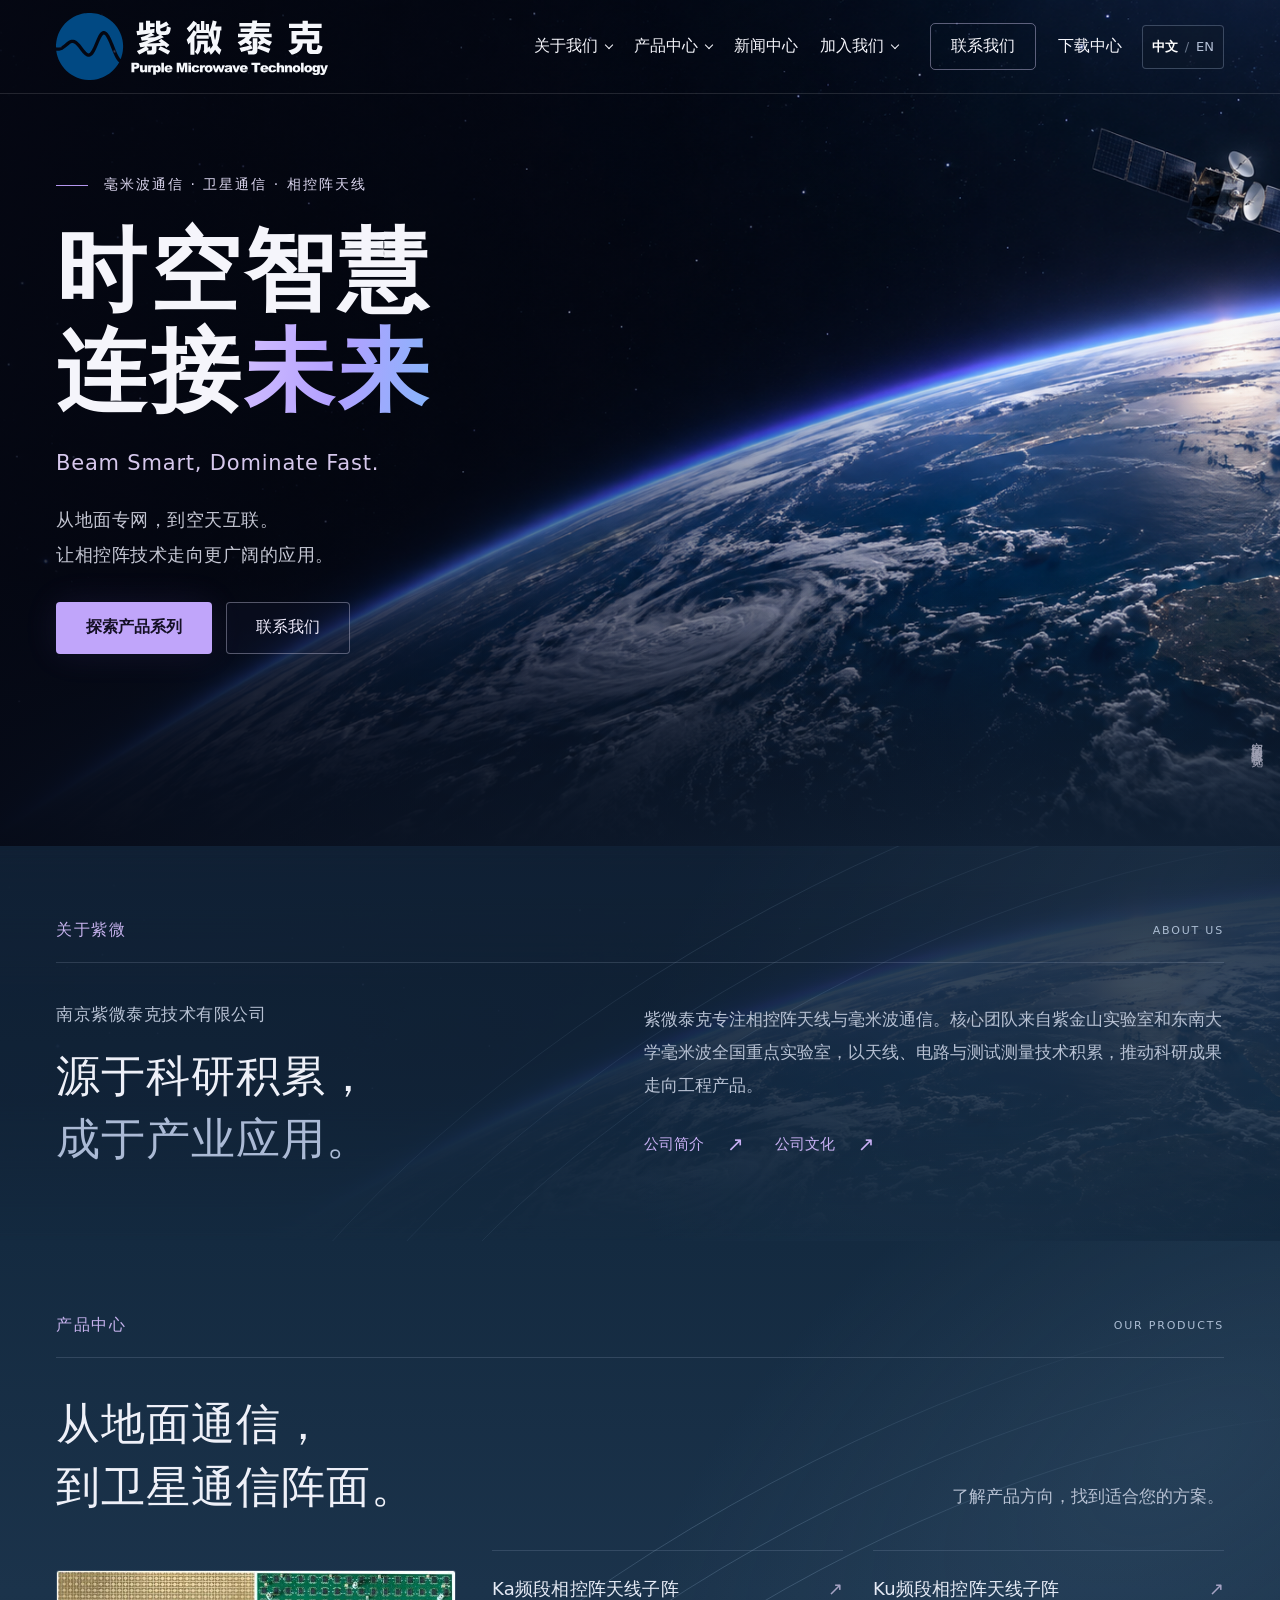
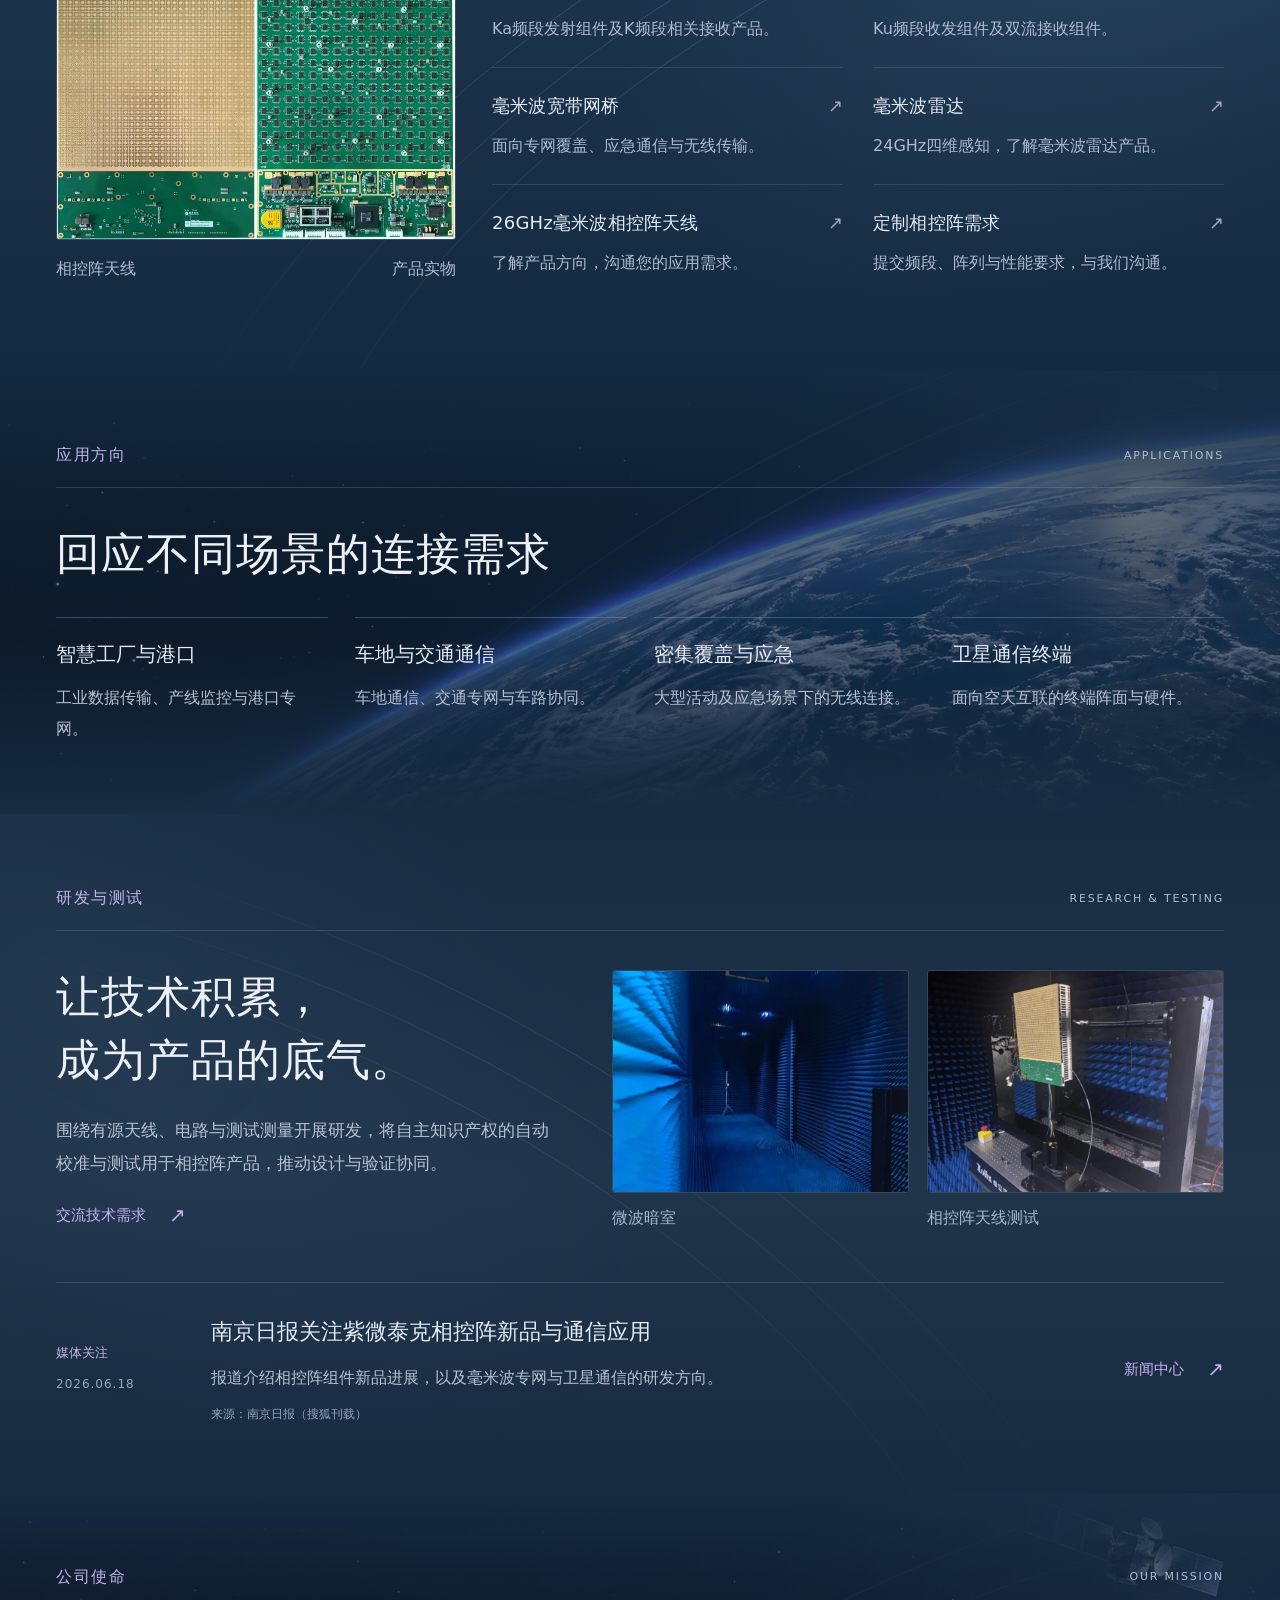
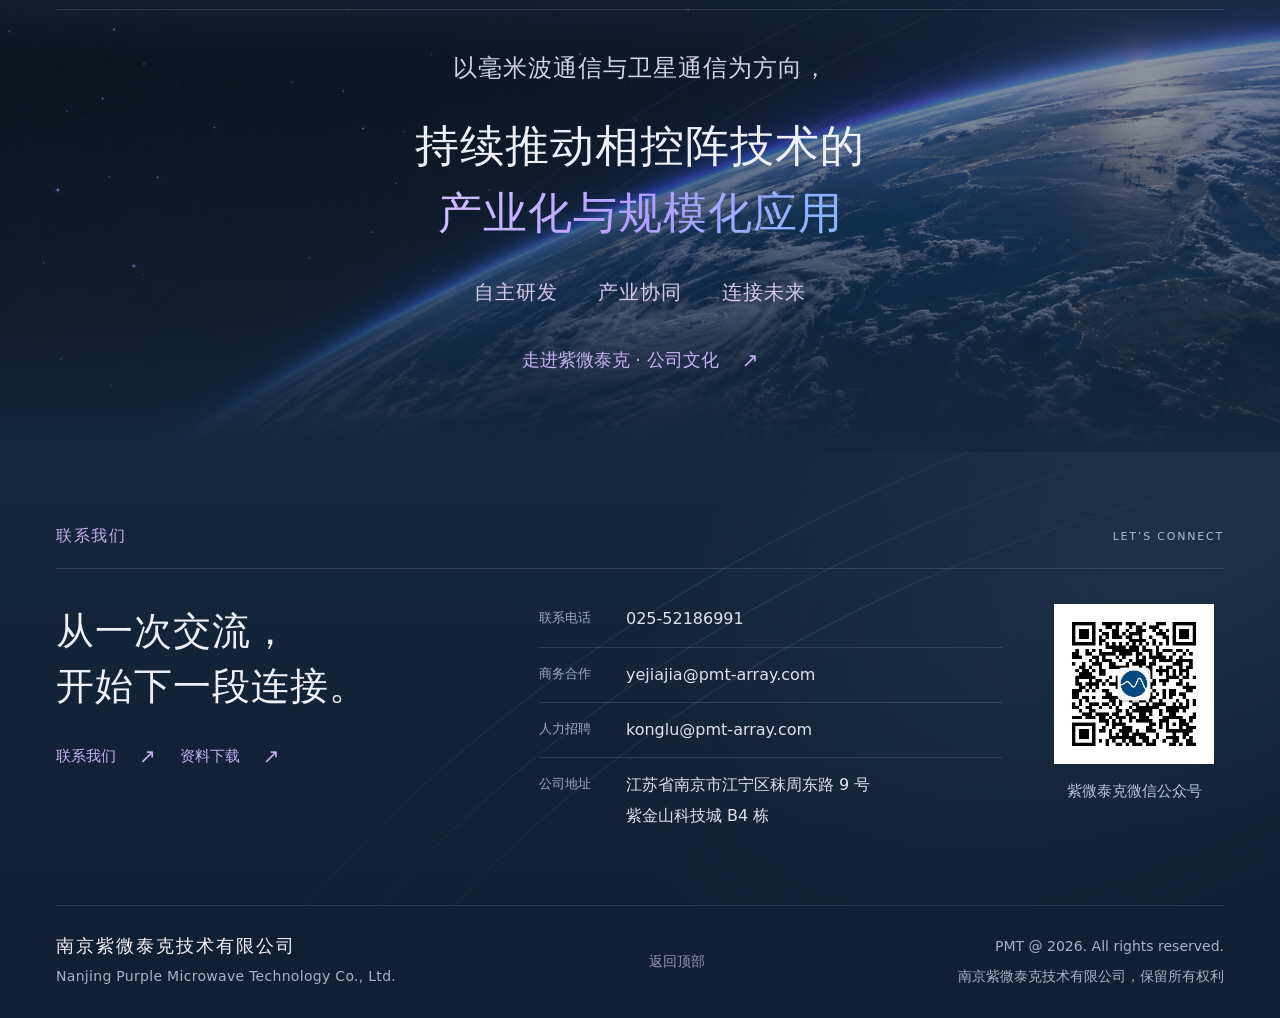
<file: index.html>
<!doctype html>
<html lang="zh-CN">
<head>
  <meta charset="UTF-8">
  <meta name="viewport" content="width=device-width, initial-scale=1">
  <meta name="theme-color" content="#080b18">
  <meta name="description" content="南京紫微泰克技术有限公司（Purple Microwave Technology）专注毫米波通信与相控阵天线，提供24–29GHz毫米波相控阵网桥、Ka/Ku频段卫星通信相控阵天线及相关产品和服务。">
  <title>紫微泰克 Purple Microwave Technology｜毫米波通信与相控阵天线</title>
  <link rel="canonical" href="https://phoeni1x.github.io/ziwei-tech/">
  <meta property="og:title" content="紫微泰克｜毫米波通信与相控阵天线">
  <meta property="og:description" content="立足科研积累，面向通信应用。了解毫米波相控阵网桥、卫星通信天线与紫微泰克的研发能力。">
  <meta property="og:type" content="website">
  <meta property="og:url" content="https://phoeni1x.github.io/ziwei-tech/">
  <link rel="icon" type="image/svg+xml" href="data:image/svg+xml,%3Csvg xmlns='http://www.w3.org/2000/svg' viewBox='0 0 64 64'%3E%3Ccircle cx='32' cy='32' r='31' fill='%23095180'/%3E%3Cpath d='M3 36C13 16 19 52 28 35S39 8 47 28S57 49 62 36' fill='none' stroke='white' stroke-width='4' stroke-linecap='round'/%3E%3C/svg%3E">
  <link rel="stylesheet" href="styles.css">
  <link rel="stylesheet" href="sections.css">
  <link rel="stylesheet" href="products.css">
  <link rel="stylesheet" href="atmosphere.css">
  <link rel="stylesheet" href="navigation.css">
  <script src="main.js" defer></script>
  <link rel="stylesheet" href="company-updates.css">
  <link rel="stylesheet" href="home-refinement.css">
  <link rel="stylesheet" href="footer.css">
  <link rel="stylesheet" href="i18n.css">
  <script src="i18n-en.js" defer></script>
  <script src="i18n.js" defer></script>
  <link rel="stylesheet" href="motion-backgrounds.css">
  <link rel="stylesheet" href="reveal.css">
  <script src="reveal.js" defer></script>
</head>
<body class="home-refined">
  <a class="skip-link" href="#main">跳转到正文</a>
  <header class="header">
    <a class="brand official-brand" href="#home" aria-label="紫微泰克，返回首页"><img src="assets/logo-header.svg" width="6661" height="1644" alt="紫微泰克 Purple Microwave Technology"></a>
    <button class="language-toggle" type="button" data-i18n-ignore aria-label="Switch to English" aria-pressed="false" hidden><span lang="zh-CN">中文</span><span class="language-divider" aria-hidden="true">/</span><span lang="en">EN</span></button>
    <button class="menu-toggle" aria-controls="navigation" aria-expanded="false" aria-label="打开导航菜单"><span></span><span></span></button>
    <nav id="navigation" aria-label="主导航">
      <div class="nav-dropdown">
        <button class="nav-dropdown-toggle" type="button" aria-expanded="false" aria-controls="about-menu">关于我们<span class="nav-chevron" aria-hidden="true"></span></button>
        <div class="nav-submenu" id="about-menu" hidden>
          <a href="company-profile.html">公司简介</a>
          <a href="honors.html">荣誉资质</a>
          <a href="company-culture.html">公司文化</a>
        </div>
      </div>
      <div class="nav-dropdown">
        <button class="nav-dropdown-toggle" type="button" aria-expanded="false" aria-controls="products-menu">产品中心<span class="nav-chevron" aria-hidden="true"></span></button>
        <div class="nav-submenu nav-submenu-products" id="products-menu" hidden>
          <a href="products-ka.html">Ka频段相控阵天线子阵</a>
          <a href="products-ku.html">Ku频段相控阵天线子阵</a>
          <a href="products-bridge.html">毫米波宽带网桥</a>
          <a href="products-radar.html">毫米波雷达</a>
          <a href="products-26ghz.html">26GHz毫米波相控阵天线</a>
          <a href="custom-array.html">定制相控阵需求</a>
        </div>
      </div>
      <a href="news.html">新闻中心</a>
      <div class="nav-dropdown">
        <button class="nav-dropdown-toggle" type="button" aria-expanded="false" aria-controls="careers-menu">加入我们<span class="nav-chevron" aria-hidden="true"></span></button>
        <div class="nav-submenu" id="careers-menu" hidden>
          <a href="social-recruitment.html">社会招聘</a>
          <a href="campus-recruitment.html">校园招聘</a>
        </div>
      </div>
      <a class="nav-feature" href="contact.html">联系我们</a>
      <a href="downloads.html">下载中心</a>
    </nav>
  </header>
  <main id="main">
    <section class="hero home-hero" id="home" aria-labelledby="hero-title">
      <div class="hero-art" role="img" aria-label="深空中的地球与通信卫星概念视觉"></div><div class="hero-shade"></div>
      <div class="hero-content wrap">
        <p class="eyebrow"><span class="line" aria-hidden="true"></span>毫米波通信 · 卫星通信 · 相控阵天线</p>
        <h1 id="hero-title">时空智慧<br>连接<span class="gradient-text">未来</span></h1>
        <p class="hero-english-slogan" lang="en">Beam Smart, Dominate Fast.</p>
        <p class="hero-description">从地面专网，到空天互联。<br>让相控阵技术走向更广阔的应用。</p>
        <div class="hero-actions"><a class="button primary" href="#products">探索产品系列</a><a class="button hero-secondary" href="contact.html">联系我们</a></div>
      </div>

      <span class="image-caption">空间场景概念视觉</span>
    </section>

    <section class="home-section home-about" id="about" aria-labelledby="about-title"><div class="wrap">
      <div class="home-section-label"><span>关于紫微</span><span lang="en">ABOUT US</span></div>
      <div class="home-about-grid">
        <div><p class="home-kicker">南京紫微泰克技术有限公司</p><h2 id="about-title">源于科研积累，<br><span class="home-title-soft">成于产业应用。</span></h2></div>
        <div class="home-about-copy"><p>紫微泰克专注相控阵天线与毫米波通信。核心团队来自紫金山实验室和东南大学毫米波全国重点实验室，以天线、电路与测试测量技术积累，推动科研成果走向工程产品。</p><div class="home-links"><a class="home-text-link" href="company-profile.html">公司简介<span aria-hidden="true">↗</span></a><a class="home-text-link" href="company-culture.html">公司文化<span aria-hidden="true">↗</span></a></div></div>
      </div>
    </div></section>

    <section class="home-section home-products" id="products" aria-labelledby="products-title"><div class="wrap">
      <div class="home-section-label"><span>产品中心</span><span lang="en">OUR PRODUCTS</span></div>
      <div class="home-section-heading"><h2 id="products-title">从地面通信，<br>到卫星通信阵面。</h2><p>了解产品方向，找到适合您的方案。</p></div>
      <div class="home-product-overview">
        <figure class="home-product-figure"><img src="assets/array-ka.webp" width="782" height="526" loading="lazy" decoding="async" alt="Ka频段相控阵天线阵面与电路实物"><figcaption><span>相控阵天线</span><span>产品实物</span></figcaption></figure>
        <div class="home-product-links" id="arrays">
          <a class="home-product-link" href="products-ka.html"><h3>Ka频段相控阵天线子阵</h3><p>Ka频段发射组件及K频段相关接收产品。</p><span class="home-entry-arrow" aria-hidden="true">↗</span></a>
          <a class="home-product-link" href="products-ku.html"><h3>Ku频段相控阵天线子阵</h3><p>Ku频段收发组件及双流接收组件。</p><span class="home-entry-arrow" aria-hidden="true">↗</span></a>
          <a class="home-product-link" id="bridges" href="products-bridge.html"><span class="home-compat-anchor" id="bridge-specs" aria-hidden="true"></span><h3>毫米波宽带网桥</h3><p>面向专网覆盖、应急通信与无线传输。</p><span class="home-entry-arrow" aria-hidden="true">↗</span></a>
          <a class="home-product-link" href="products-radar.html"><h3>毫米波雷达</h3><p>24GHz四维感知，了解毫米波雷达产品。</p><span class="home-entry-arrow" aria-hidden="true">↗</span></a>
          <a class="home-product-link" href="products-26ghz.html"><h3>26GHz毫米波相控阵天线</h3><p>了解产品方向，沟通您的应用需求。</p><span class="home-entry-arrow" aria-hidden="true">↗</span></a>
          <a class="home-product-link" href="custom-array.html"><h3>定制相控阵需求</h3><p>提交频段、阵列与性能要求，与我们沟通。</p><span class="home-entry-arrow" aria-hidden="true">↗</span></a>
        </div>
      </div>
    </div></section>

    <section class="home-section home-applications" id="applications" aria-labelledby="applications-title"><div class="wrap">
      <div class="home-section-label"><span>应用方向</span><span lang="en">APPLICATIONS</span></div>
      <div class="home-section-heading"><h2 id="applications-title">回应不同场景的连接需求</h2></div>
      <div class="home-applications-grid">
        <article><h3>智慧工厂与港口</h3><p>工业数据传输、产线监控与港口专网。</p></article>
        <article><h3>车地与交通通信</h3><p>车地通信、交通专网与车路协同。</p></article>
        <article><h3>密集覆盖与应急</h3><p>大型活动及应急场景下的无线连接。</p></article>
        <article><h3>卫星通信终端</h3><p>面向空天互联的终端阵面与硬件。</p></article>
      </div>
    </div></section>

    <section class="home-section home-research" id="research" aria-labelledby="research-title"><div class="wrap">
      <div class="home-section-label"><span>研发与测试</span><span lang="en">RESEARCH &amp; TESTING</span></div>
      <div class="home-research-grid">
        <div class="home-research-copy"><h2 id="research-title">让技术积累，<br>成为产品的底气。</h2><p>围绕有源天线、电路与测试测量开展研发，将自主知识产权的自动校准与测试用于相控阵产品，推动设计与验证协同。</p><a class="home-text-link" href="contact.html">交流技术需求<span aria-hidden="true">↗</span></a></div>
        <div class="home-research-images"><figure><img src="assets/lab.webp" width="813" height="752" loading="lazy" decoding="async" alt="产品手册中的微波暗室实景"><figcaption>微波暗室</figcaption></figure><figure><img src="assets/testing.webp" width="782" height="598" loading="lazy" decoding="async" alt="相控阵天线测试场景实拍"><figcaption>相控阵天线测试</figcaption></figure></div>
      </div>
      <article class="home-news" id="news" aria-labelledby="home-news-title">
        <div class="home-news-label"><span>媒体关注</span><time datetime="2026-06-18">2026.06.18</time></div>
        <div class="home-news-content"><h3 id="home-news-title"><a href="news.html">南京日报关注紫微泰克相控阵新品与通信应用</a></h3><p>报道介绍相控阵组件新品进展，以及毫米波专网与卫星通信的研发方向。</p><small>来源：南京日报（搜狐刊载）</small></div>
        <a class="home-text-link" href="news.html">新闻中心<span aria-hidden="true">↗</span></a>
      </article>
    </div></section>

    <section class="home-section home-mission" id="vision" aria-labelledby="vision-title"><div class="wrap">
      <div class="home-section-label"><span>公司使命</span><span lang="en">OUR MISSION</span></div>
      <p class="home-mission-intro">以毫米波通信与卫星通信为方向，</p>
      <h2 id="vision-title">持续推动相控阵技术的<br><span class="gradient-text">产业化与规模化应用</span></h2>
      <ul class="home-mission-values"><li>自主研发</li><li>产业协同</li><li>连接未来</li></ul><a class="home-text-link home-culture-link" href="company-culture.html">走进紫微泰克 · 公司文化<span aria-hidden="true">↗</span></a>
    </div></section>

    <section class="home-section home-contact" id="contact" aria-labelledby="contact-title"><div class="wrap">
      <div class="home-section-label"><span>联系我们</span><span lang="en">LET’S CONNECT</span></div>
      <div class="home-contact-grid">
        <div class="home-contact-heading"><h2 id="contact-title">从一次交流，<br>开始下一段连接。</h2><div class="home-links"><a class="home-text-link" href="contact.html">联系我们<span aria-hidden="true">↗</span></a><a class="home-text-link" id="downloads" href="downloads.html">资料下载<span aria-hidden="true">↗</span></a></div></div>
        <dl class="home-contact-list"><div><dt>联系电话</dt><dd><a href="tel:+862552186991">025-52186991</a></dd></div><div><dt>商务合作</dt><dd><a href="mailto:yejiajia@pmt-array.com">yejiajia@pmt-array.com</a></dd></div><div><dt>人力招聘</dt><dd><a href="mailto:konglu@pmt-array.com">konglu@pmt-array.com</a></dd></div><div><dt>公司地址</dt><dd>江苏省南京市江宁区秣周东路 9 号<br>紫金山科技城 B4 栋</dd></div></dl>
        <figure class="home-contact-qr"><img src="assets/qr-official-current.jpeg" width="258" height="258" loading="lazy" alt="紫微泰克微信公众号二维码"><figcaption>紫微泰克微信公众号</figcaption></figure>
      </div>
    </div></section>
  </main>
  <footer class="footer wrap"><div><a class="footer-brand" href="#home">南京紫微泰克技术有限公司</a><p class="footer-english">Nanjing Purple Microwave Technology Co., Ltd.</p></div><a class="footer-top" href="#home">返回顶部</a><small class="footer-copyright"><span lang="en">PMT @ <span id="year">2026</span>. All rights reserved.</span><span>南京紫微泰克技术有限公司，保留所有权利</span></small></footer>
</body>
</html>
</file>
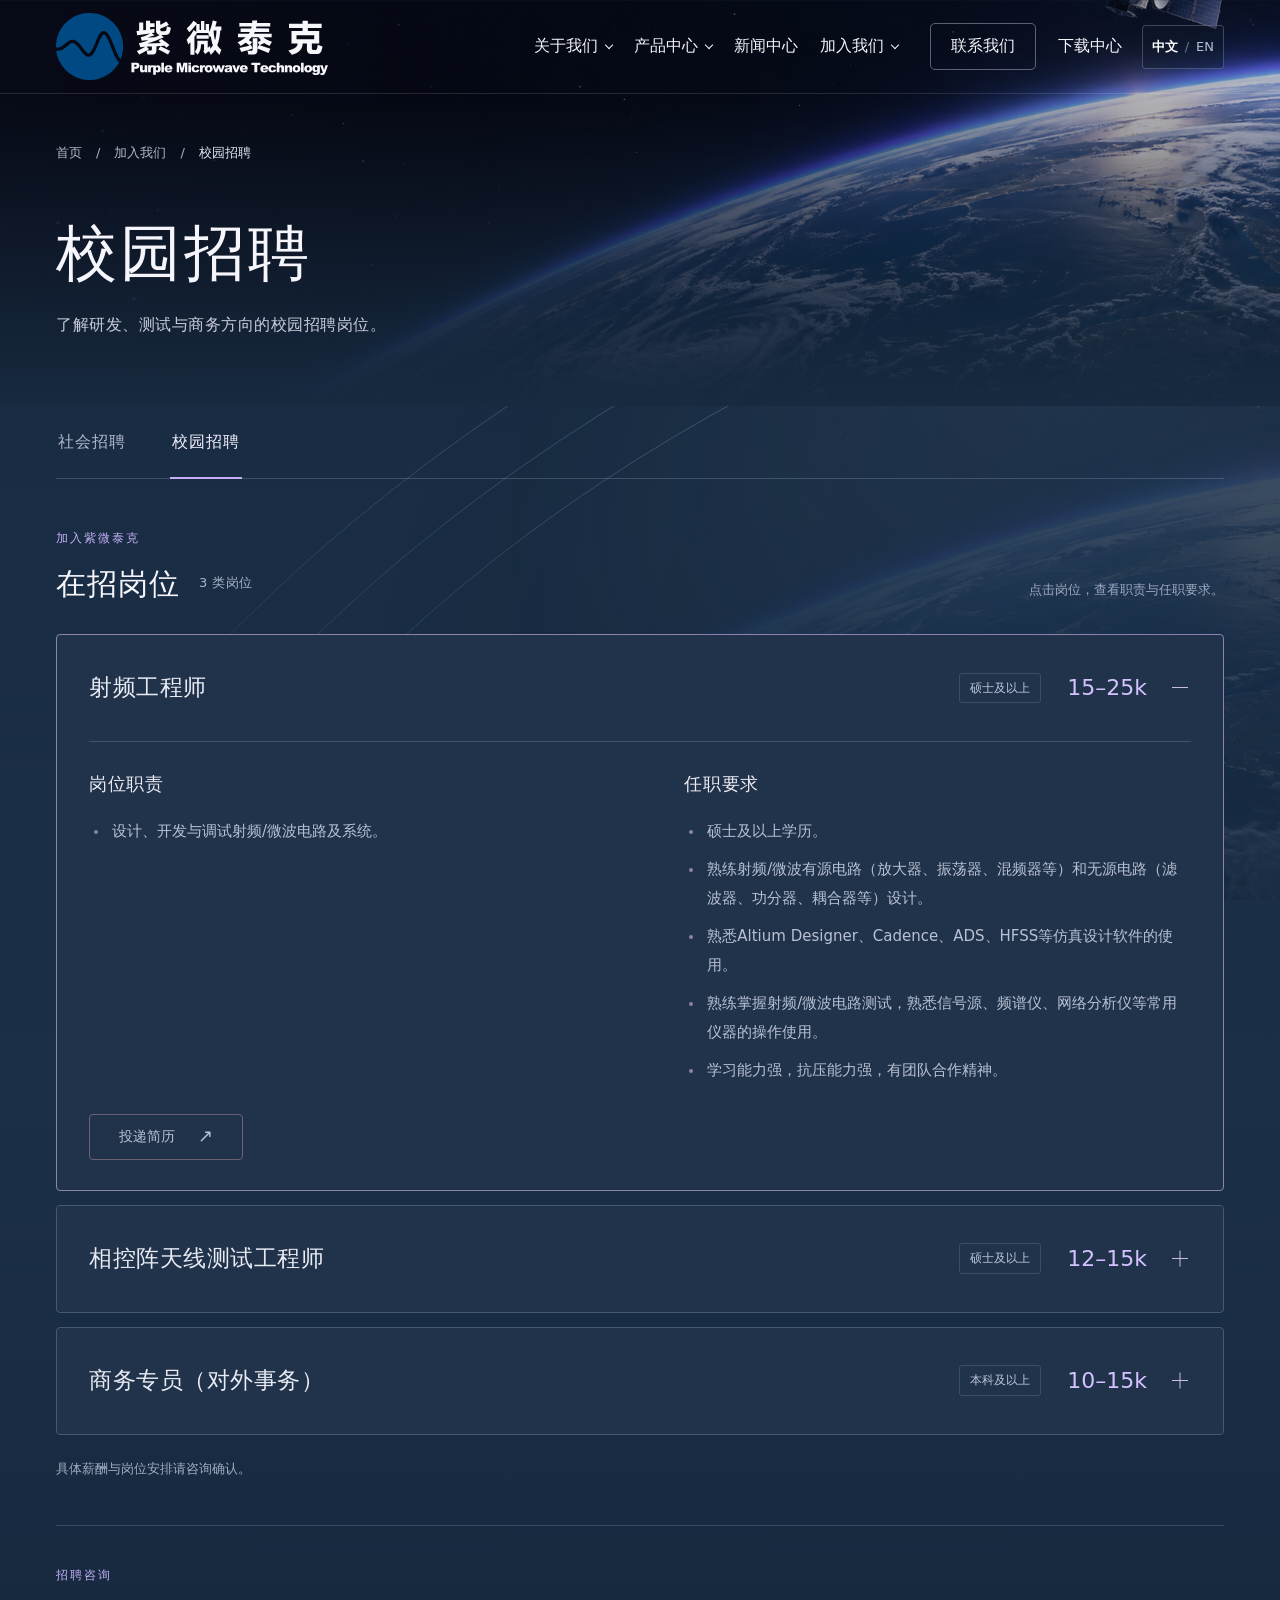
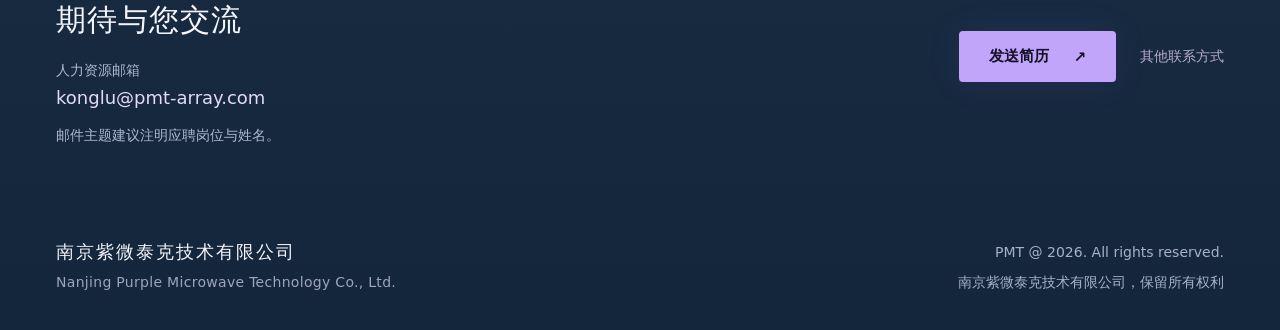
<file: campus-recruitment.html>
<!doctype html>
<html lang="zh-CN">
<head>
  <meta charset="UTF-8">
  <meta name="viewport" content="width=device-width, initial-scale=1">
  <meta name="theme-color" content="#080b18">
  <meta name="description" content="了解紫微泰克校园招聘岗位、工作职责与任职要求，联系我们咨询应聘方式。">
  <title>校园招聘｜加入我们｜紫微泰克 Purple Microwave Technology</title>
  <link rel="icon" type="image/svg+xml" href="data:image/svg+xml,%3Csvg xmlns='http://www.w3.org/2000/svg' viewBox='0 0 64 64'%3E%3Ccircle cx='32' cy='32' r='31' fill='%23095180'/%3E%3Cpath d='M3 36C13 16 19 52 28 35S39 8 47 28S57 49 62 36' fill='none' stroke='white' stroke-width='4' stroke-linecap='round'/%3E%3C/svg%3E">
  <link rel="stylesheet" href="styles.css">
  <link rel="stylesheet" href="sections.css">
  <link rel="stylesheet" href="products.css">
  <link rel="stylesheet" href="atmosphere.css">
  <link rel="stylesheet" href="navigation.css">
  <link rel="stylesheet" href="careers.css">
  <script src="main.js" defer></script>
  <link rel="stylesheet" href="footer.css">
  <link rel="stylesheet" href="i18n.css">
  <script src="i18n-en.js" defer></script>
  <script src="i18n.js" defer></script>
  <link rel="stylesheet" href="interior-surfaces.css">
  <link rel="stylesheet" href="motion-backgrounds.css">
  <link rel="stylesheet" href="reveal.css">
  <script src="reveal.js" defer></script>
</head>
<body class="careers-page careers-campus">
  <a class="skip-link" href="#main">跳转到正文</a>
  <header class="header">
    <a class="brand official-brand" href="index.html" aria-label="紫微泰克，返回首页"><img src="assets/logo-header.svg" width="6661" height="1644" alt="紫微泰克 Purple Microwave Technology"></a>
    <button class="language-toggle" type="button" data-i18n-ignore aria-label="Switch to English" aria-pressed="false" hidden><span lang="zh-CN">中文</span><span class="language-divider" aria-hidden="true">/</span><span lang="en">EN</span></button>
    <button class="menu-toggle" aria-controls="navigation" aria-expanded="false" aria-label="打开导航菜单"><span></span><span></span></button>
    <nav id="navigation" aria-label="主导航">
      <div class="nav-dropdown">
        <button class="nav-dropdown-toggle" type="button" aria-expanded="false" aria-controls="about-menu">关于我们<span class="nav-chevron" aria-hidden="true"></span></button>
        <div class="nav-submenu" id="about-menu" hidden>
          <a href="company-profile.html">公司简介</a>
          <a href="honors.html">荣誉资质</a>
          <a href="company-culture.html">公司文化</a>
        </div>
      </div>
      <div class="nav-dropdown">
        <button class="nav-dropdown-toggle" type="button" aria-expanded="false" aria-controls="products-menu">产品中心<span class="nav-chevron" aria-hidden="true"></span></button>
        <div class="nav-submenu nav-submenu-products" id="products-menu" hidden>
          <a href="products-ka.html">Ka频段相控阵天线子阵</a>
          <a href="products-ku.html">Ku频段相控阵天线子阵</a>
          <a href="products-bridge.html">毫米波宽带网桥</a>
          <a href="products-radar.html">毫米波雷达</a>
          <a href="products-26ghz.html">26GHz毫米波相控阵天线</a>
          <a href="custom-array.html">定制相控阵需求</a>
        </div>
      </div>
      <a href="news.html">新闻中心</a>
      <div class="nav-dropdown"><button class="nav-dropdown-toggle" type="button" aria-expanded="false" aria-controls="careers-menu">加入我们<span class="nav-chevron" aria-hidden="true"></span></button><div class="nav-submenu" id="careers-menu" hidden><a href="social-recruitment.html">社会招聘</a><a href="campus-recruitment.html" aria-current="page">校园招聘</a></div></div>
      <a class="nav-feature" href="contact.html">联系我们</a>
      <a href="downloads.html">下载中心</a>
    </nav>
  </header>
  <main id="main">
    <section class="careers-hero" aria-labelledby="careers-title">
      <div class="wrap">
        <nav class="careers-breadcrumb" aria-label="面包屑导航">
          <ol><li><a href="index.html">首页</a></li><li>加入我们</li><li aria-current="page">校园招聘</li></ol>
        </nav>
        <h1 id="careers-title">校园招聘</h1>
        <p class="careers-intro">了解研发、测试与商务方向的校园招聘岗位。</p>
      </div>
    </section>
    <div class="careers-content wrap">
      <nav class="careers-tabs" aria-label="招聘类别">
        <a href="social-recruitment.html">社会招聘</a>
        <a href="campus-recruitment.html" aria-current="page">校园招聘</a>
      </nav>
      <section class="careers-openings" aria-labelledby="openings-title">
        <div class="careers-openings-heading"><div><p class="careers-section-label">加入紫微泰克</p><h2 id="openings-title">在招岗位<span class="careers-role-count">3 类岗位</span></h2></div><p class="careers-openings-hint">点击岗位，查看职责与任职要求。</p></div>
        <div class="careers-job-collection">
        <details class="career-job" id="rf-engineer" open>
          <summary>
            <span class="career-job-title">射频工程师</span>
            <span class="career-job-meta"><span class="career-job-degree">硕士及以上</span><span class="career-job-salary">15–25k</span></span>
            <span class="career-job-indicator" aria-hidden="true"></span>
          </summary>
          <div class="career-job-body">
            <div class="career-job-columns">
              <section class="career-job-section" aria-labelledby="rf-engineer-duties">
                <h3 id="rf-engineer-duties">岗位职责</h3>
                <ul class="career-job-list">
                  <li>设计、开发与调试射频/微波电路及系统。</li>
                </ul>
              </section>
              <section class="career-job-section" aria-labelledby="rf-engineer-requirements">
                <h3 id="rf-engineer-requirements">任职要求</h3>
                <ul class="career-job-list">
                  <li>硕士及以上学历。</li>
                  <li>熟练射频/微波有源电路（放大器、振荡器、混频器等）和无源电路（滤波器、功分器、耦合器等）设计。</li>
                  <li>熟悉Altium Designer、Cadence、ADS、HFSS等仿真设计软件的使用。</li>
                  <li>熟练掌握射频/微波电路测试，熟悉信号源、频谱仪、网络分析仪等常用仪器的操作使用。</li>
                  <li>学习能力强，抗压能力强，有团队合作精神。</li>
                </ul>
              </section>
            </div>
            <div class="career-job-actions"><a class="button secondary" href="mailto:konglu@pmt-array.com?subject=%E6%A0%A1%E5%9B%AD%E6%8B%9B%E8%81%98%EF%BC%8D%E5%B0%84%E9%A2%91%E5%B7%A5%E7%A8%8B%E5%B8%88" aria-label="投递简历：射频工程师">投递简历<span aria-hidden="true">↗</span></a></div>
          </div>
        </details>
        <details class="career-job" id="array-test-engineer">
          <summary>
            <span class="career-job-title">相控阵天线测试工程师</span>
            <span class="career-job-meta"><span class="career-job-degree">硕士及以上</span><span class="career-job-salary">12–15k</span></span>
            <span class="career-job-indicator" aria-hidden="true"></span>
          </summary>
          <div class="career-job-body">
            <div class="career-job-columns">
              <section class="career-job-section" aria-labelledby="array-test-engineer-duties">
                <h3 id="array-test-engineer-duties">岗位职责</h3>
                <ul class="career-job-list">
                  <li>设计开发相控阵天线测试软件。</li>
                  <li>按照相控阵天线测试细则，对相关指标进行调试，撰写数据分析报告等。</li>
                  <li>负责客户应用中的产品技术支持。</li>
                </ul>
              </section>
              <section class="career-job-section" aria-labelledby="array-test-engineer-requirements">
                <h3 id="array-test-engineer-requirements">任职要求</h3>
                <ul class="career-job-list">
                  <li>通信、电子、自动化、测控仪器与技术相关专业，硕士及以上学历。</li>
                  <li>熟悉网络分析仪、功率计、信号源、频谱仪等设备的使用方法。</li>
                  <li>了解常用接口交互，如I2C、SPI、串口、以太网等。</li>
                  <li>有上位机开发经验优先，如LabVIEW、QT等图形化界面软件。</li>
                </ul>
              </section>
            </div>
            <div class="career-job-actions"><a class="button secondary" href="mailto:konglu@pmt-array.com?subject=%E6%A0%A1%E5%9B%AD%E6%8B%9B%E8%81%98%EF%BC%8D%E7%9B%B8%E6%8E%A7%E9%98%B5%E5%A4%A9%E7%BA%BF%E6%B5%8B%E8%AF%95%E5%B7%A5%E7%A8%8B%E5%B8%88" aria-label="投递简历：相控阵天线测试工程师">投递简历<span aria-hidden="true">↗</span></a></div>
          </div>
        </details>
        <details class="career-job" id="business-specialist">
          <summary>
            <span class="career-job-title">商务专员（对外事务）</span>
            <span class="career-job-meta"><span class="career-job-degree">本科及以上</span><span class="career-job-salary">10–15k</span></span>
            <span class="career-job-indicator" aria-hidden="true"></span>
          </summary>
          <div class="career-job-body">
            <div class="career-job-columns">
              <section class="career-job-section" aria-labelledby="business-specialist-duties">
                <h3 id="business-specialist-duties">岗位职责</h3>
                <h4>商务类工作</h4>
                <ul class="career-job-list">
                  <li>负责合作客户、渠道伙伴的对接、沟通、跟进，维护合作关系，处理日常商务咨询、需求对接。</li>
                  <li>参与商务洽谈，整理合作方案、报价、合同初稿，跟进合同审批、签订及回款。</li>
                  <li>收集合作伙伴、竞品信息，整理商务档案，更新客户/渠道台账，做好合作记录归档。</li>
                  <li>跟进合作项目落地，协调内部各部门，保障合作按协议执行，跟踪产品库存状态，协调样品及订单的发货物流，确保交付及时准确，处理合作过程中的问题。</li>
                  <li>挖掘潜在合作机会，拓展新渠道、新合作伙伴，完成商务相关指标。</li>
                </ul>
                <h4>市场类工作</h4>
                <ul class="career-job-list">
                  <li>协助策划、执行市场活动：线上推广、线下展会、沙龙、宣讲会等，包含前期筹备、现场执行、后期复盘总结。</li>
                  <li>市场信息收集：行业动态、竞品分析、用户需求调研，整理市场调研报告，为策略提供参考。</li>
                  <li>协助品牌宣传物料整理，配合输出宣传素材需求，支持公众号、官网内容、新闻稿、产品手册等线上宣传素材落地。</li>
                  <li>线索收集与初步筛选，将有效商机移交业务，跟踪线索转化情况。</li>
                  <li>统计市场活动数据，做效果复盘，输出活动报表，优化市场推广方式。</li>
                </ul>
                <h4>其他</h4>
                <ul class="career-job-list">
                  <li>商务、市场相关文档、报表、台账整理归档，数据统计上报。</li>
                  <li>跨部门协同，对接研发、生产、仓储等部门，同步市场及商务信息。</li>
                  <li>领导交办的其他市场、商务相关临时性工作。</li>
                </ul>
              </section>
              <section class="career-job-section" aria-labelledby="business-specialist-requirements">
                <h3 id="business-specialist-requirements">任职要求</h3>
                <ul class="career-job-list">
                  <li>本科及以上学历，工商管理、行政管理、汉语言、市场营销、法律、电子信息类相关专业。</li>
                  <li>有硬件制造、通信天线、卫星终端、射频电子、科技制造企业从业经历优先。</li>
                </ul>
              </section>
            </div>
            <div class="career-job-actions"><a class="button secondary" href="mailto:konglu@pmt-array.com?subject=%E6%A0%A1%E5%9B%AD%E6%8B%9B%E8%81%98%EF%BC%8D%E5%95%86%E5%8A%A1%E4%B8%93%E5%91%98%EF%BC%88%E5%AF%B9%E5%A4%96%E4%BA%8B%E5%8A%A1%EF%BC%89" aria-label="投递简历：商务专员（对外事务）">投递简历<span aria-hidden="true">↗</span></a></div>
          </div>
        </details>
        </div>
        <p class="careers-salary-note">具体薪酬与岗位安排请咨询确认。</p>
      </section>
      <section class="careers-contact" aria-labelledby="careers-contact-title">
        <div><p class="careers-section-label">招聘咨询</p><h2 id="careers-contact-title">期待与您交流</h2><p>人力资源邮箱</p><a class="careers-email" href="mailto:konglu@pmt-array.com">konglu@pmt-array.com</a><p>邮件主题建议注明应聘岗位与姓名。</p></div>
        <div class="careers-contact-actions"><a class="button primary" href="mailto:konglu@pmt-array.com?subject=%E6%A0%A1%E5%9B%AD%E6%8B%9B%E8%81%98">发送简历<span aria-hidden="true">↗</span></a><a class="careers-other-contact" href="contact.html">其他联系方式</a></div>
      </section>
    </div>
  </main>
  <footer class="footer wrap"><div><a class="footer-brand" href="index.html">南京紫微泰克技术有限公司</a><p class="footer-english">Nanjing Purple Microwave Technology Co., Ltd.</p></div><small class="footer-copyright"><span lang="en">PMT @ <span id="year">2026</span>. All rights reserved.</span><span>南京紫微泰克技术有限公司，保留所有权利</span></small></footer>
</body>
</html>
</file>
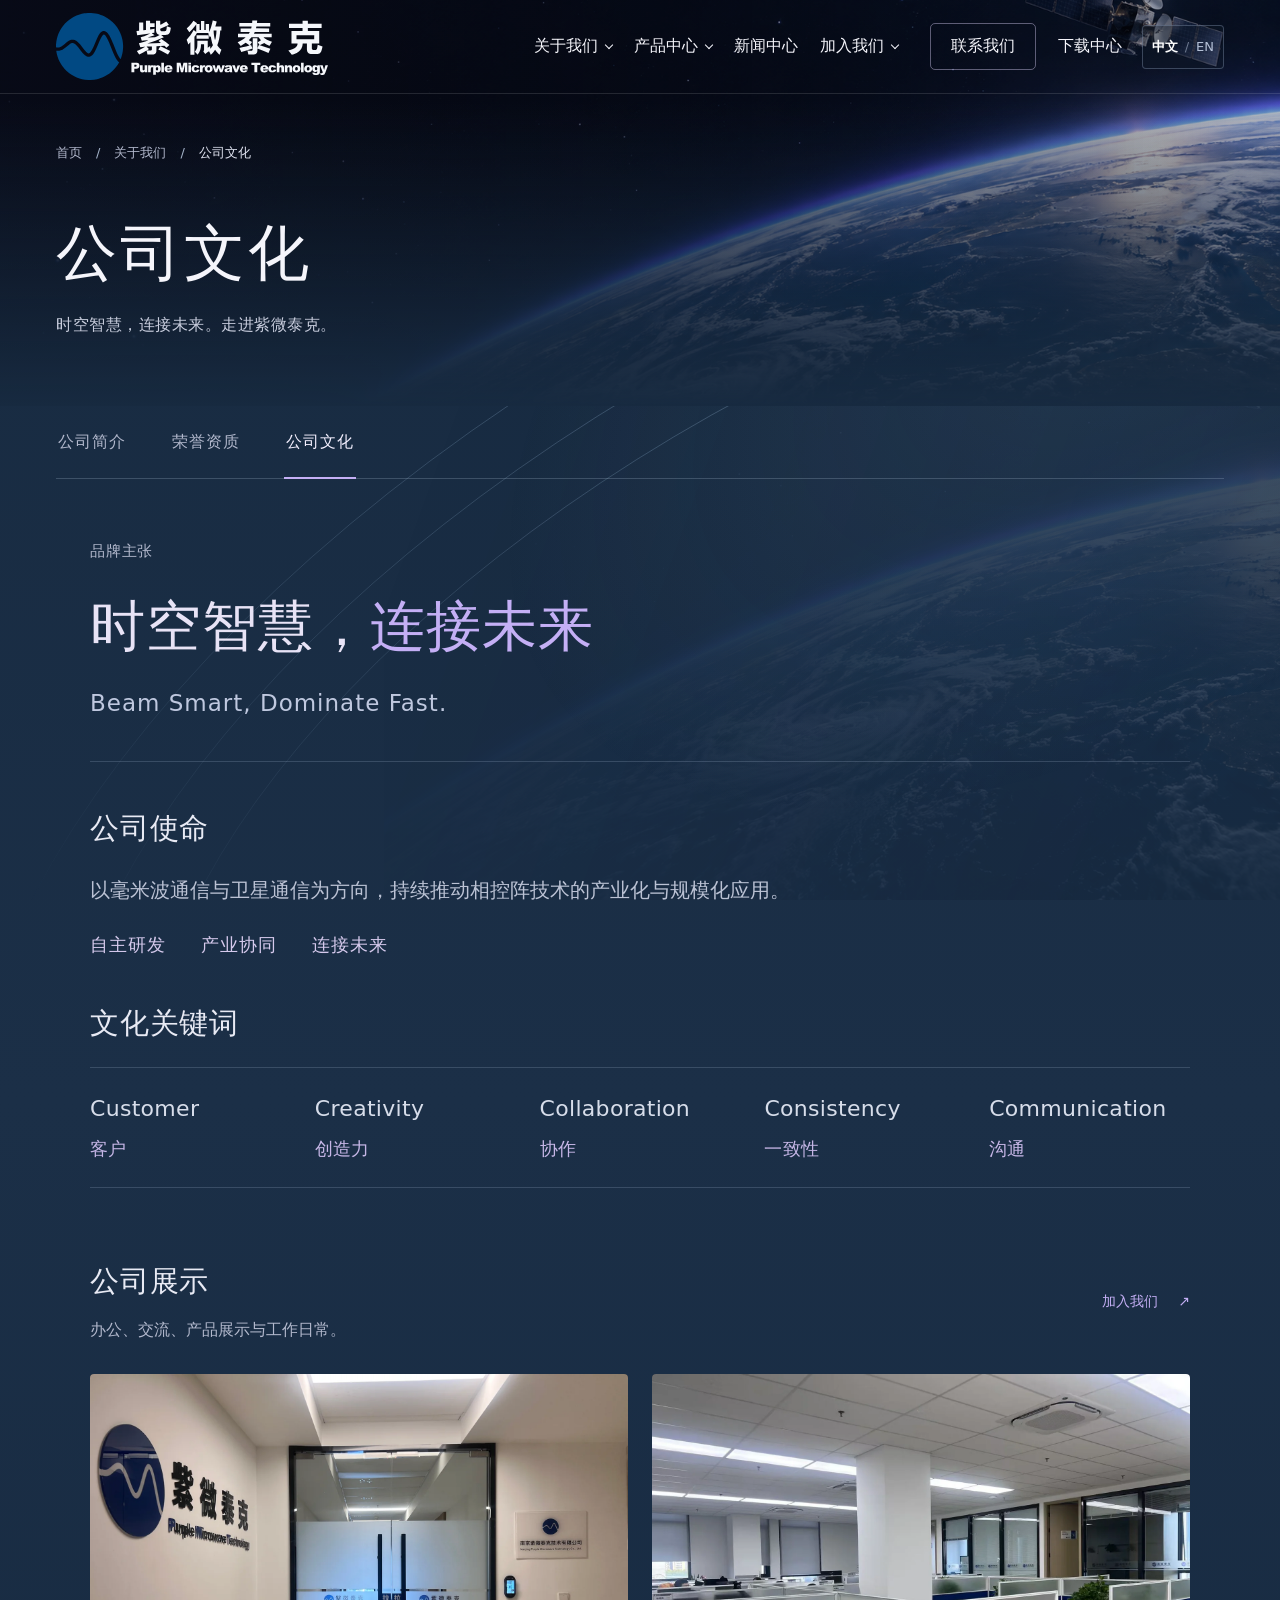
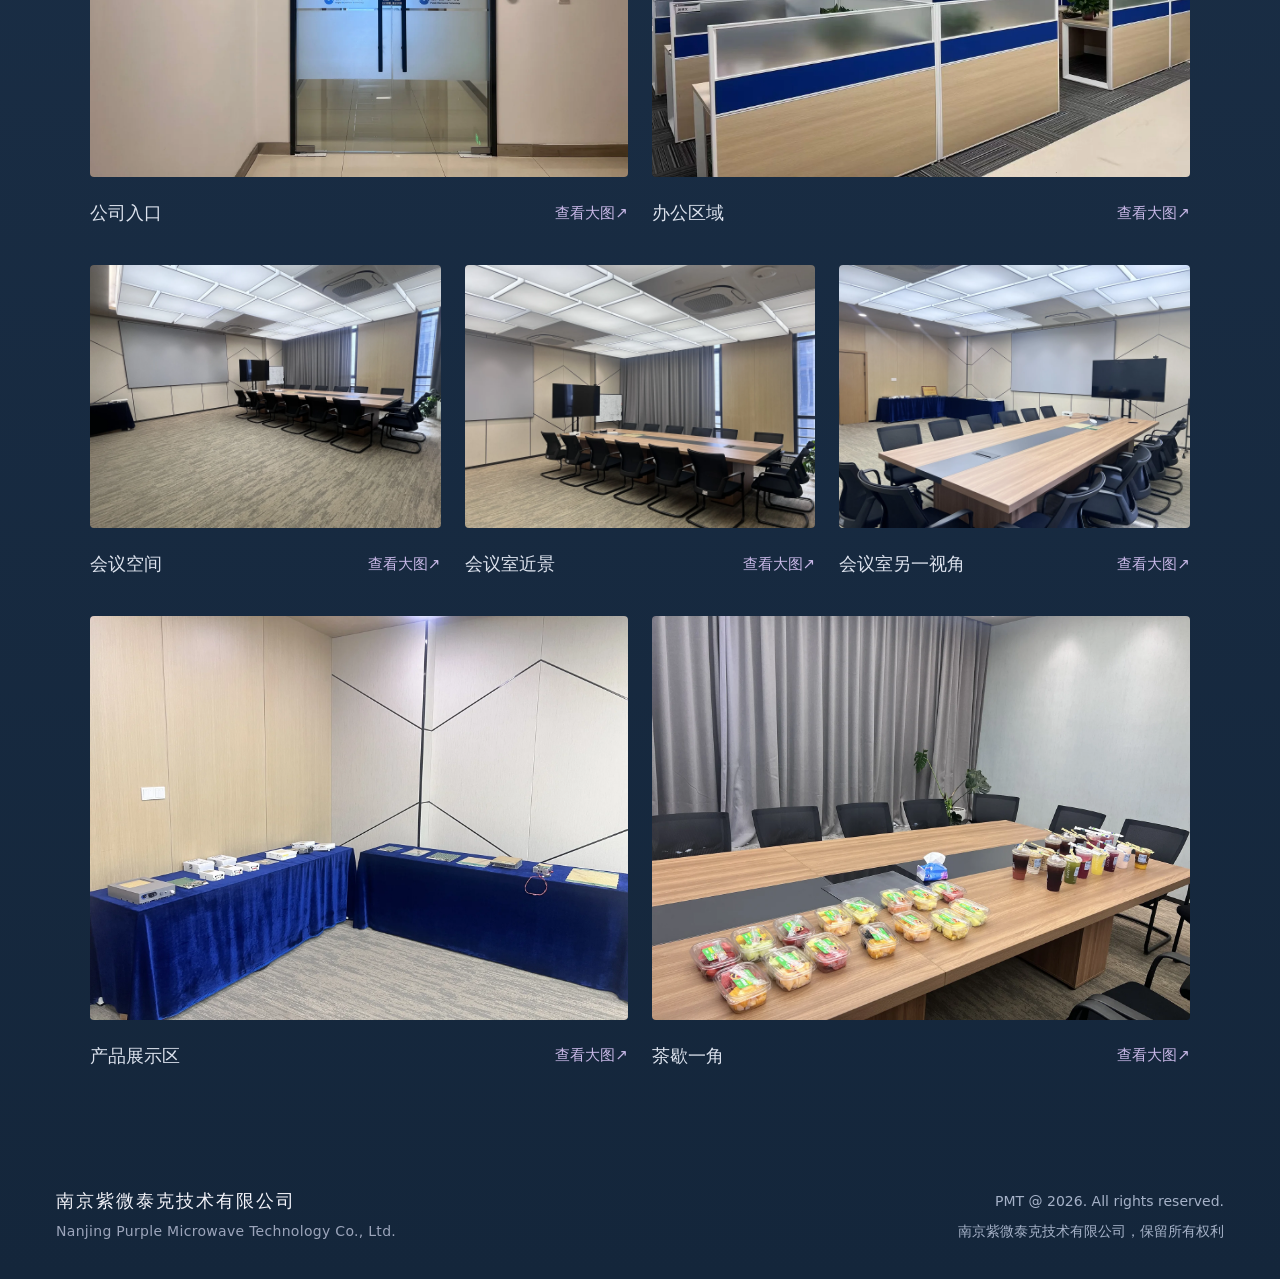
<file: company-culture.html>
<!doctype html>
<html lang="zh-CN">
<head>
  <meta charset="UTF-8">
  <meta name="viewport" content="width=device-width, initial-scale=1">
  <meta name="theme-color" content="#080b18">
  <meta name="description" content="了解紫微泰克的品牌主张、公司使命、文化关键词和办公环境。">
  <title>公司文化｜关于我们｜紫微泰克 Purple Microwave Technology</title>
  <link rel="icon" type="image/svg+xml" href="data:image/svg+xml,%3Csvg xmlns='http://www.w3.org/2000/svg' viewBox='0 0 64 64'%3E%3Ccircle cx='32' cy='32' r='31' fill='%23095180'/%3E%3Cpath d='M3 36C13 16 19 52 28 35S39 8 47 28S57 49 62 36' fill='none' stroke='white' stroke-width='4' stroke-linecap='round'/%3E%3C/svg%3E">
  <link rel="stylesheet" href="styles.css">
  <link rel="stylesheet" href="sections.css">
  <link rel="stylesheet" href="products.css">
  <link rel="stylesheet" href="atmosphere.css">
  <link rel="stylesheet" href="navigation.css">
  <link rel="stylesheet" href="about.css">
  <script src="main.js" defer></script>
  <link rel="stylesheet" href="company-updates.css">
  <link rel="stylesheet" href="footer.css">
  <link rel="stylesheet" href="i18n.css">
  <script src="i18n-en.js" defer></script>
  <script src="i18n.js" defer></script>
  <link rel="stylesheet" href="interior-surfaces.css">
  <link rel="stylesheet" href="motion-backgrounds.css">
  <link rel="stylesheet" href="reveal.css">
  <script src="reveal.js" defer></script>
</head>
<body class="about-page culture-page">
  <a class="skip-link" href="#main">跳转到正文</a>
  <header class="header">
    <a class="brand official-brand" href="index.html" aria-label="紫微泰克，返回首页"><img src="assets/logo-header.svg" width="6661" height="1644" alt="紫微泰克 Purple Microwave Technology"></a>
    <button class="language-toggle" type="button" data-i18n-ignore aria-label="Switch to English" aria-pressed="false" hidden><span lang="zh-CN">中文</span><span class="language-divider" aria-hidden="true">/</span><span lang="en">EN</span></button>
    <button class="menu-toggle" aria-controls="navigation" aria-expanded="false" aria-label="打开导航菜单"><span></span><span></span></button>
    <nav id="navigation" aria-label="主导航">
      <div class="nav-dropdown">
        <button class="nav-dropdown-toggle" type="button" aria-expanded="false" aria-controls="about-menu">关于我们<span class="nav-chevron" aria-hidden="true"></span></button>
        <div class="nav-submenu" id="about-menu" hidden>
          <a href="company-profile.html">公司简介</a>
          <a href="honors.html">荣誉资质</a>
          <a href="company-culture.html" aria-current="page">公司文化</a>
        </div>
      </div>
      <div class="nav-dropdown">
        <button class="nav-dropdown-toggle" type="button" aria-expanded="false" aria-controls="products-menu">产品中心<span class="nav-chevron" aria-hidden="true"></span></button>
        <div class="nav-submenu nav-submenu-products" id="products-menu" hidden>
          <a href="products-ka.html">Ka频段相控阵天线子阵</a>
          <a href="products-ku.html">Ku频段相控阵天线子阵</a>
          <a href="products-bridge.html">毫米波宽带网桥</a>
          <a href="products-radar.html">毫米波雷达</a>
          <a href="products-26ghz.html">26GHz毫米波相控阵天线</a>
          <a href="custom-array.html">定制相控阵需求</a>
        </div>
      </div>
      <a href="news.html">新闻中心</a>
      <div class="nav-dropdown"><button class="nav-dropdown-toggle" type="button" aria-expanded="false" aria-controls="careers-menu">加入我们<span class="nav-chevron" aria-hidden="true"></span></button><div class="nav-submenu" id="careers-menu" hidden><a href="social-recruitment.html">社会招聘</a><a href="campus-recruitment.html">校园招聘</a></div></div>
      <a class="nav-feature" href="contact.html">联系我们</a>
      <a href="downloads.html">下载中心</a>
    </nav>
  </header>
  <main id="main">
    <section class="about-hero" aria-labelledby="about-title">
      <div class="wrap">
        <nav class="about-breadcrumb" aria-label="面包屑导航">
          <ol><li><a href="index.html">首页</a></li><li>关于我们</li><li aria-current="page">公司文化</li></ol>
        </nav>
        <h1 id="about-title">公司文化</h1>
        <p class="about-intro">时空智慧，连接未来。走进紫微泰克。</p>
      </div>
    </section>
    <div class="about-content wrap">
      <nav class="about-tabs" aria-label="关于我们栏目">
        <a href="company-profile.html">公司简介</a>
        <a href="honors.html">荣誉资质</a>
        <a href="company-culture.html" aria-current="page">公司文化</a>
      </nav>
      <article class="about-article culture-article" aria-label="公司文化正文">
        <section class="about-section culture-brand" aria-labelledby="company-slogan">
          <h2 id="company-slogan">品牌主张</h2>
          <p class="about-slogan">时空智慧，<span>连接未来</span></p>
          <p class="culture-english" lang="en">Beam Smart, Dominate Fast.</p>
        </section>
        <section class="about-section culture-mission" aria-labelledby="company-mission">
          <h2 id="company-mission">公司使命</h2>
          <p>以毫米波通信与卫星通信为方向，持续推动相控阵技术的产业化与规模化应用。</p>
          <ul class="culture-principles"><li>自主研发</li><li>产业协同</li><li>连接未来</li></ul>
        </section>
        <section class="about-section culture-values-section" aria-labelledby="company-values">
          <h2 id="company-values">文化关键词</h2>
          <ul class="culture-values">
            <li><span class="culture-value-en" lang="en">Customer</span><span class="culture-value-zh">客户</span></li>
            <li><span class="culture-value-en" lang="en">Creativity</span><span class="culture-value-zh">创造力</span></li>
            <li><span class="culture-value-en" lang="en">Collaboration</span><span class="culture-value-zh">协作</span></li>
            <li><span class="culture-value-en" lang="en">Consistency</span><span class="culture-value-zh">一致性</span></li>
            <li><span class="culture-value-en" lang="en">Communication</span><span class="culture-value-zh">沟通</span></li>
          </ul>
        </section>
        <section class="about-section culture-gallery" aria-labelledby="company-gallery">
          <div class="culture-gallery-heading"><div><h2 id="company-gallery">公司展示</h2><p>办公、交流、产品展示与工作日常。</p></div><a class="culture-link" href="social-recruitment.html">加入我们 <span aria-hidden="true">↗</span></a></div>
          <div class="culture-gallery-grid">
            <figure class="culture-gallery-card">
              <a href="assets/company/company-01.webp" target="_blank" rel="noopener" aria-label="查看公司入口大图（新窗口打开）"><img src="assets/company/company-01.webp" width="1600" height="1200" loading="lazy" decoding="async" alt="带有紫微泰克标识和公司铭牌的玻璃门入口"></a>
              <figcaption><strong>公司入口</strong><a href="assets/company/company-01.webp" target="_blank" rel="noopener" aria-label="查看公司入口大图（新窗口打开）">查看大图 <span aria-hidden="true">↗</span></a></figcaption>
            </figure>
            <figure class="culture-gallery-card">
              <a href="assets/company/company-02.webp" target="_blank" rel="noopener" aria-label="查看办公区域大图（新窗口打开）"><img src="assets/company/company-02.webp" width="1600" height="1200" loading="lazy" decoding="async" alt="蓝色与木色隔断组成的办公工位，配有显示器和绿植"></a>
              <figcaption><strong>办公区域</strong><a href="assets/company/company-02.webp" target="_blank" rel="noopener" aria-label="查看办公区域大图（新窗口打开）">查看大图 <span aria-hidden="true">↗</span></a></figcaption>
            </figure>
            <figure class="culture-gallery-card">
              <a href="assets/company/company-03.webp" target="_blank" rel="noopener" aria-label="查看会议空间大图（新窗口打开）"><img src="assets/company/company-03.webp" width="1600" height="1200" loading="lazy" decoding="async" alt="会议室全景，长桌旁摆放座椅，墙面设有投影幕布"></a>
              <figcaption><strong>会议空间</strong><a href="assets/company/company-03.webp" target="_blank" rel="noopener" aria-label="查看会议空间大图（新窗口打开）">查看大图 <span aria-hidden="true">↗</span></a></figcaption>
            </figure>
            <figure class="culture-gallery-card">
              <a href="assets/company/company-04.webp" target="_blank" rel="noopener" aria-label="查看会议室近景大图（新窗口打开）"><img src="assets/company/company-04.webp" width="1600" height="1200" loading="lazy" decoding="async" alt="从侧面拍摄的会议长桌与座椅，前方摆放显示屏和白板"></a>
              <figcaption><strong>会议室近景</strong><a href="assets/company/company-04.webp" target="_blank" rel="noopener" aria-label="查看会议室近景大图（新窗口打开）">查看大图 <span aria-hidden="true">↗</span></a></figcaption>
            </figure>
            <figure class="culture-gallery-card">
              <a href="assets/company/company-05.webp" target="_blank" rel="noopener" aria-label="查看会议室另一视角大图（新窗口打开）"><img src="assets/company/company-05.webp" width="1600" height="1200" loading="lazy" decoding="async" alt="会议长桌、投影幕布和显示屏，后方可见蓝色桌布展示台"></a>
              <figcaption><strong>会议室另一视角</strong><a href="assets/company/company-05.webp" target="_blank" rel="noopener" aria-label="查看会议室另一视角大图（新窗口打开）">查看大图 <span aria-hidden="true">↗</span></a></figcaption>
            </figure>
            <figure class="culture-gallery-card">
              <a href="assets/company/company-06.webp" target="_blank" rel="noopener" aria-label="查看产品展示区大图（新窗口打开）"><img src="assets/company/company-06.webp" width="1600" height="1200" loading="lazy" decoding="async" alt="铺有蓝色桌布的展示台上陈列着不同形态的设备与天线阵面"></a>
              <figcaption><strong>产品展示区</strong><a href="assets/company/company-06.webp" target="_blank" rel="noopener" aria-label="查看产品展示区大图（新窗口打开）">查看大图 <span aria-hidden="true">↗</span></a></figcaption>
            </figure>
            <figure class="culture-gallery-card">
              <a href="assets/company/company-07.webp" target="_blank" rel="noopener" aria-label="查看茶歇一角大图（新窗口打开）"><img src="assets/company/company-07.webp" width="1600" height="1200" loading="lazy" decoding="async" alt="会议桌上摆放着盒装水果、饮品和纸巾"></a>
              <figcaption><strong>茶歇一角</strong><a href="assets/company/company-07.webp" target="_blank" rel="noopener" aria-label="查看茶歇一角大图（新窗口打开）">查看大图 <span aria-hidden="true">↗</span></a></figcaption>
            </figure>
          </div>
        </section>
      </article>
    </div>
  </main>
  <footer class="footer wrap"><div><a class="footer-brand" href="index.html">南京紫微泰克技术有限公司</a><p class="footer-english">Nanjing Purple Microwave Technology Co., Ltd.</p></div><small class="footer-copyright"><span lang="en">PMT @ <span id="year">2026</span>. All rights reserved.</span><span>南京紫微泰克技术有限公司，保留所有权利</span></small></footer>
</body>
</html>
</file>
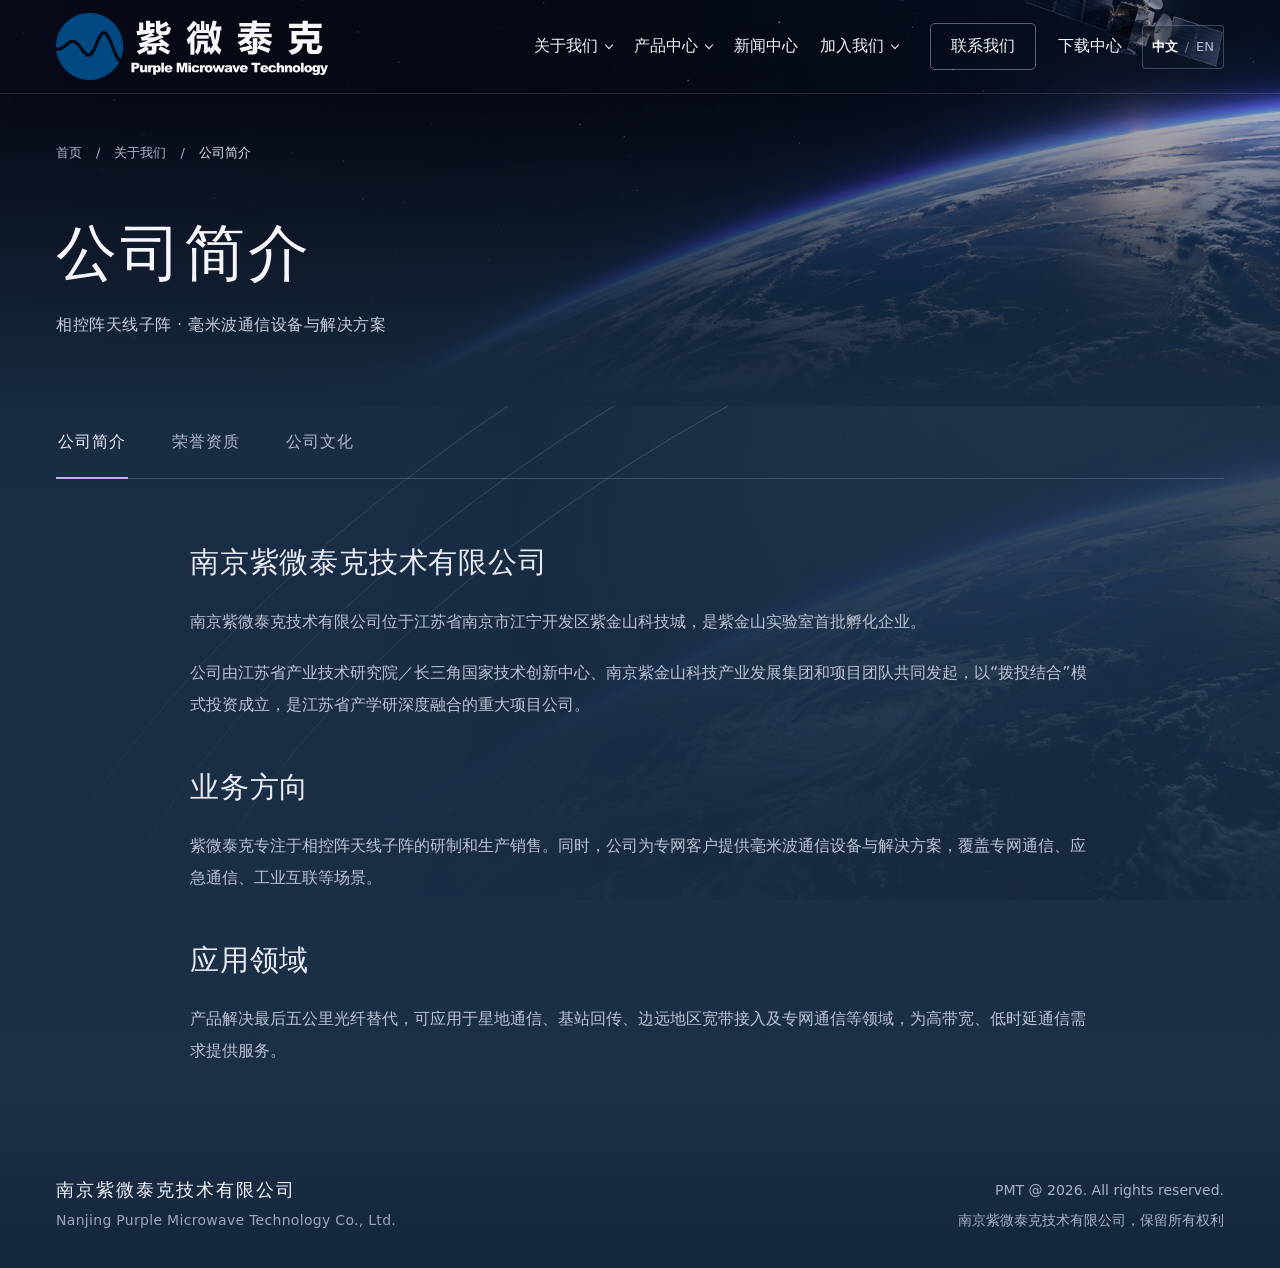
<file: company-profile.html>
<!doctype html>
<html lang="zh-CN">
<head>
  <meta charset="UTF-8">
  <meta name="viewport" content="width=device-width, initial-scale=1">
  <meta name="theme-color" content="#080b18">
  <meta name="description" content="了解南京紫微泰克技术有限公司的成立背景、相控阵天线子阵业务及毫米波通信应用领域。">
  <title>公司简介｜关于我们｜紫微泰克 Purple Microwave Technology</title>
  <link rel="icon" type="image/svg+xml" href="data:image/svg+xml,%3Csvg xmlns='http://www.w3.org/2000/svg' viewBox='0 0 64 64'%3E%3Ccircle cx='32' cy='32' r='31' fill='%23095180'/%3E%3Cpath d='M3 36C13 16 19 52 28 35S39 8 47 28S57 49 62 36' fill='none' stroke='white' stroke-width='4' stroke-linecap='round'/%3E%3C/svg%3E">
  <link rel="stylesheet" href="styles.css">
  <link rel="stylesheet" href="sections.css">
  <link rel="stylesheet" href="products.css">
  <link rel="stylesheet" href="atmosphere.css">
  <link rel="stylesheet" href="navigation.css">
  <link rel="stylesheet" href="about.css">
  <script src="main.js" defer></script>
  <link rel="stylesheet" href="footer.css">
  <link rel="stylesheet" href="i18n.css">
  <script src="i18n-en.js" defer></script>
  <script src="i18n.js" defer></script>
  <link rel="stylesheet" href="interior-surfaces.css">
  <link rel="stylesheet" href="motion-backgrounds.css">
  <link rel="stylesheet" href="reveal.css">
  <script src="reveal.js" defer></script>
</head>
<body class="about-page">
  <a class="skip-link" href="#main">跳转到正文</a>
  <header class="header">
    <a class="brand official-brand" href="index.html" aria-label="紫微泰克，返回首页"><img src="assets/logo-header.svg" width="6661" height="1644" alt="紫微泰克 Purple Microwave Technology"></a>
    <button class="language-toggle" type="button" data-i18n-ignore aria-label="Switch to English" aria-pressed="false" hidden><span lang="zh-CN">中文</span><span class="language-divider" aria-hidden="true">/</span><span lang="en">EN</span></button>
    <button class="menu-toggle" aria-controls="navigation" aria-expanded="false" aria-label="打开导航菜单"><span></span><span></span></button>
    <nav id="navigation" aria-label="主导航">
      <div class="nav-dropdown">
        <button class="nav-dropdown-toggle" type="button" aria-expanded="false" aria-controls="about-menu">关于我们<span class="nav-chevron" aria-hidden="true"></span></button>
        <div class="nav-submenu" id="about-menu" hidden>
          <a href="company-profile.html" aria-current="page">公司简介</a>
          <a href="honors.html">荣誉资质</a>
          <a href="company-culture.html">公司文化</a>
        </div>
      </div>
      <div class="nav-dropdown">
        <button class="nav-dropdown-toggle" type="button" aria-expanded="false" aria-controls="products-menu">产品中心<span class="nav-chevron" aria-hidden="true"></span></button>
        <div class="nav-submenu nav-submenu-products" id="products-menu" hidden>
          <a href="products-ka.html">Ka频段相控阵天线子阵</a>
          <a href="products-ku.html">Ku频段相控阵天线子阵</a>
          <a href="products-bridge.html">毫米波宽带网桥</a>
          <a href="products-radar.html">毫米波雷达</a>
          <a href="products-26ghz.html">26GHz毫米波相控阵天线</a>
          <a href="custom-array.html">定制相控阵需求</a>
        </div>
      </div>
      <a href="news.html">新闻中心</a>
      <div class="nav-dropdown"><button class="nav-dropdown-toggle" type="button" aria-expanded="false" aria-controls="careers-menu">加入我们<span class="nav-chevron" aria-hidden="true"></span></button><div class="nav-submenu" id="careers-menu" hidden><a href="social-recruitment.html">社会招聘</a><a href="campus-recruitment.html">校园招聘</a></div></div>
      <a class="nav-feature" href="contact.html">联系我们</a>
      <a href="downloads.html">下载中心</a>
    </nav>
  </header>
  <main id="main">
    <section class="about-hero" aria-labelledby="about-title">
      <div class="wrap">
        <nav class="about-breadcrumb" aria-label="面包屑导航">
          <ol><li><a href="index.html">首页</a></li><li>关于我们</li><li aria-current="page">公司简介</li></ol>
        </nav>
        <h1 id="about-title">公司简介</h1>
        <p class="about-intro">相控阵天线子阵 · 毫米波通信设备与解决方案</p>
      </div>
    </section>
    <div class="about-content wrap">
      <nav class="about-tabs" aria-label="关于我们栏目">
        <a href="company-profile.html" aria-current="page">公司简介</a>
        <a href="honors.html">荣誉资质</a>
        <a href="company-culture.html">公司文化</a>
      </nav>
      <article class="about-article" aria-label="公司简介正文">
        <section class="about-section" aria-labelledby="company-overview">
          <h2 id="company-overview">南京紫微泰克技术有限公司</h2>
          <p>南京紫微泰克技术有限公司位于江苏省南京市江宁开发区紫金山科技城，是紫金山实验室首批孵化企业。</p>
          <p>公司由江苏省产业技术研究院／长三角国家技术创新中心、南京紫金山科技产业发展集团和项目团队共同发起，以“拨投结合”模式投资成立，是江苏省产学研深度融合的重大项目公司。</p>
        </section>
        <section class="about-section" aria-labelledby="company-business">
          <h2 id="company-business">业务方向</h2>
          <p>紫微泰克专注于相控阵天线子阵的研制和生产销售。同时，公司为专网客户提供毫米波通信设备与解决方案，覆盖专网通信、应急通信、工业互联等场景。</p>
        </section>
        <section class="about-section" aria-labelledby="company-applications">
          <h2 id="company-applications">应用领域</h2>
          <p>产品解决最后五公里光纤替代，可应用于星地通信、基站回传、边远地区宽带接入及专网通信等领域，为高带宽、低时延通信需求提供服务。</p>
        </section>
      </article>
    </div>
  </main>
  <footer class="footer wrap"><div><a class="footer-brand" href="index.html">南京紫微泰克技术有限公司</a><p class="footer-english">Nanjing Purple Microwave Technology Co., Ltd.</p></div><small class="footer-copyright"><span lang="en">PMT @ <span id="year">2026</span>. All rights reserved.</span><span>南京紫微泰克技术有限公司，保留所有权利</span></small></footer>
</body>
</html>
</file>
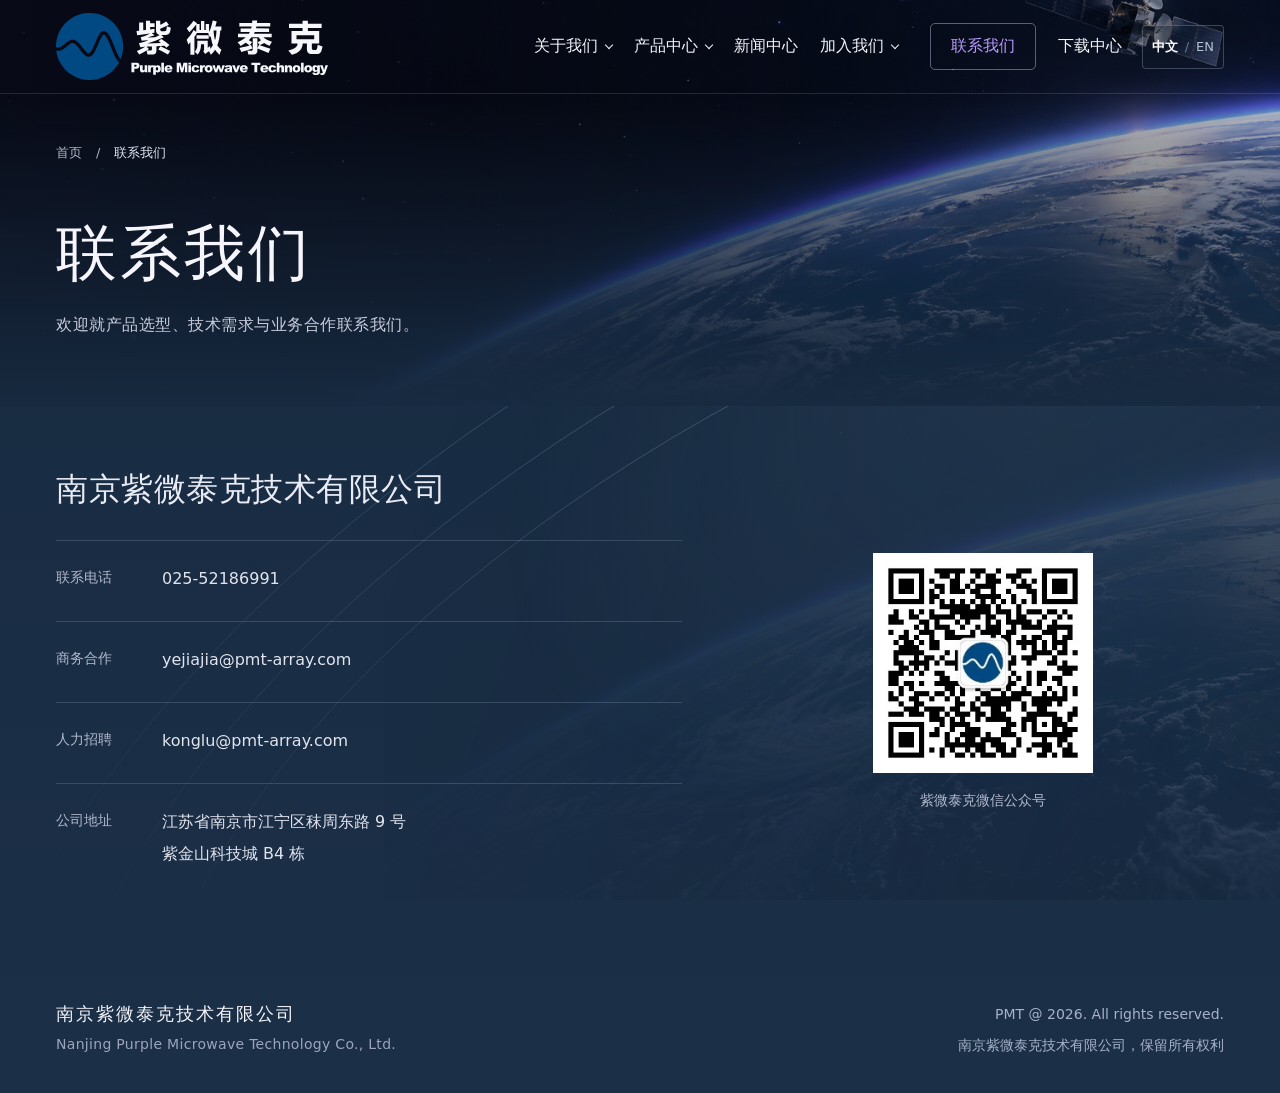
<file: contact.html>
<!doctype html>
<html lang="zh-CN">
<head>
  <meta charset="UTF-8">
  <meta name="viewport" content="width=device-width, initial-scale=1">
  <meta name="theme-color" content="#080b18">
  <meta name="description" content="紫微泰克联系我们。欢迎就产品选型、技术需求与业务合作联系我们。">
  <title>联系我们｜紫微泰克 Purple Microwave Technology</title>
  <link rel="icon" type="image/svg+xml" href="data:image/svg+xml,%3Csvg xmlns='http://www.w3.org/2000/svg' viewBox='0 0 64 64'%3E%3Ccircle cx='32' cy='32' r='31' fill='%23095180'/%3E%3Cpath d='M3 36C13 16 19 52 28 35S39 8 47 28S57 49 62 36' fill='none' stroke='white' stroke-width='4' stroke-linecap='round'/%3E%3C/svg%3E">
  <link rel="stylesheet" href="styles.css">
  <link rel="stylesheet" href="sections.css">
  <link rel="stylesheet" href="products.css">
  <link rel="stylesheet" href="atmosphere.css">
  <link rel="stylesheet" href="navigation.css">
  <link rel="stylesheet" href="about.css">
  <script src="main.js" defer></script>
  <link rel="stylesheet" href="information-pages.css">
  <link rel="stylesheet" href="company-updates.css">
  <link rel="stylesheet" href="footer.css">
  <link rel="stylesheet" href="i18n.css">
  <script src="i18n-en.js" defer></script>
  <script src="i18n.js" defer></script>
  <link rel="stylesheet" href="interior-surfaces.css">
  <link rel="stylesheet" href="motion-backgrounds.css">
  <link rel="stylesheet" href="reveal.css">
  <script src="reveal.js" defer></script>
</head>
<body class="about-page information-page">
  <a class="skip-link" href="#main">跳转到正文</a>
  <header class="header">
    <a class="brand official-brand" href="index.html" aria-label="紫微泰克，返回首页"><img src="assets/logo-header.svg" width="6661" height="1644" alt="紫微泰克 Purple Microwave Technology"></a>
    <button class="language-toggle" type="button" data-i18n-ignore aria-label="Switch to English" aria-pressed="false" hidden><span lang="zh-CN">中文</span><span class="language-divider" aria-hidden="true">/</span><span lang="en">EN</span></button>
    <button class="menu-toggle" aria-controls="navigation" aria-expanded="false" aria-label="打开导航菜单"><span></span><span></span></button>
    <nav id="navigation" aria-label="主导航">
      <div class="nav-dropdown">
        <button class="nav-dropdown-toggle" type="button" aria-expanded="false" aria-controls="about-menu">关于我们<span class="nav-chevron" aria-hidden="true"></span></button>
        <div class="nav-submenu" id="about-menu" hidden>
          <a href="company-profile.html">公司简介</a>
          <a href="honors.html">荣誉资质</a>
          <a href="company-culture.html">公司文化</a>
        </div>
      </div>
      <div class="nav-dropdown">
        <button class="nav-dropdown-toggle" type="button" aria-expanded="false" aria-controls="products-menu">产品中心<span class="nav-chevron" aria-hidden="true"></span></button>
        <div class="nav-submenu nav-submenu-products" id="products-menu" hidden>
          <a href="products-ka.html">Ka频段相控阵天线子阵</a>
          <a href="products-ku.html">Ku频段相控阵天线子阵</a>
          <a href="products-bridge.html">毫米波宽带网桥</a>
          <a href="products-radar.html">毫米波雷达</a>
          <a href="products-26ghz.html">26GHz毫米波相控阵天线</a>
          <a href="custom-array.html">定制相控阵需求</a>
        </div>
      </div>
      <a href="news.html">新闻中心</a>
      <div class="nav-dropdown"><button class="nav-dropdown-toggle" type="button" aria-expanded="false" aria-controls="careers-menu">加入我们<span class="nav-chevron" aria-hidden="true"></span></button><div class="nav-submenu" id="careers-menu" hidden><a href="social-recruitment.html">社会招聘</a><a href="campus-recruitment.html">校园招聘</a></div></div>
      <a class="nav-feature" href="contact.html" aria-current="page">联系我们</a>
      <a href="downloads.html">下载中心</a>
    </nav>
  </header>
  <main id="main">
    <section class="about-hero" aria-labelledby="page-title">
      <div class="wrap">
        <nav class="about-breadcrumb" aria-label="面包屑导航"><ol><li><a href="index.html">首页</a></li><li aria-current="page">联系我们</li></ol></nav>
        <h1 id="page-title">联系我们</h1>
        <p class="about-intro">欢迎就产品选型、技术需求与业务合作联系我们。</p>
      </div>
    </section>
    <div class="information-content wrap">
      <section class="information-contact" aria-labelledby="company-contact">
        <div>
          <h2 id="company-contact">南京紫微泰克技术有限公司</h2>
          <dl class="information-contact-list"><div><dt>联系电话</dt><dd><a href="tel:+862552186991">025-52186991</a></dd></div>
            <div><dt>商务合作</dt><dd><a href="mailto:yejiajia@pmt-array.com">yejiajia@pmt-array.com</a></dd></div>
            <div><dt>人力招聘</dt><dd><a href="mailto:konglu@pmt-array.com">konglu@pmt-array.com</a></dd></div>
            <div><dt>公司地址</dt><dd>江苏省南京市江宁区秣周东路 9 号<br>紫金山科技城 B4 栋</dd></div></dl>
        </div>
        <div class="information-qr information-qr-single"><figure><img src="assets/qr-official-current.jpeg" width="258" height="258" loading="lazy" alt="紫微泰克微信公众号二维码"><figcaption>紫微泰克微信公众号</figcaption></figure></div>
      </section>
    </div>
  </main>
  <footer class="footer wrap"><div><a class="footer-brand" href="index.html">南京紫微泰克技术有限公司</a><p class="footer-english">Nanjing Purple Microwave Technology Co., Ltd.</p></div><small class="footer-copyright"><span lang="en">PMT @ <span id="year">2026</span>. All rights reserved.</span><span>南京紫微泰克技术有限公司，保留所有权利</span></small></footer>
</body>
</html>
</file>
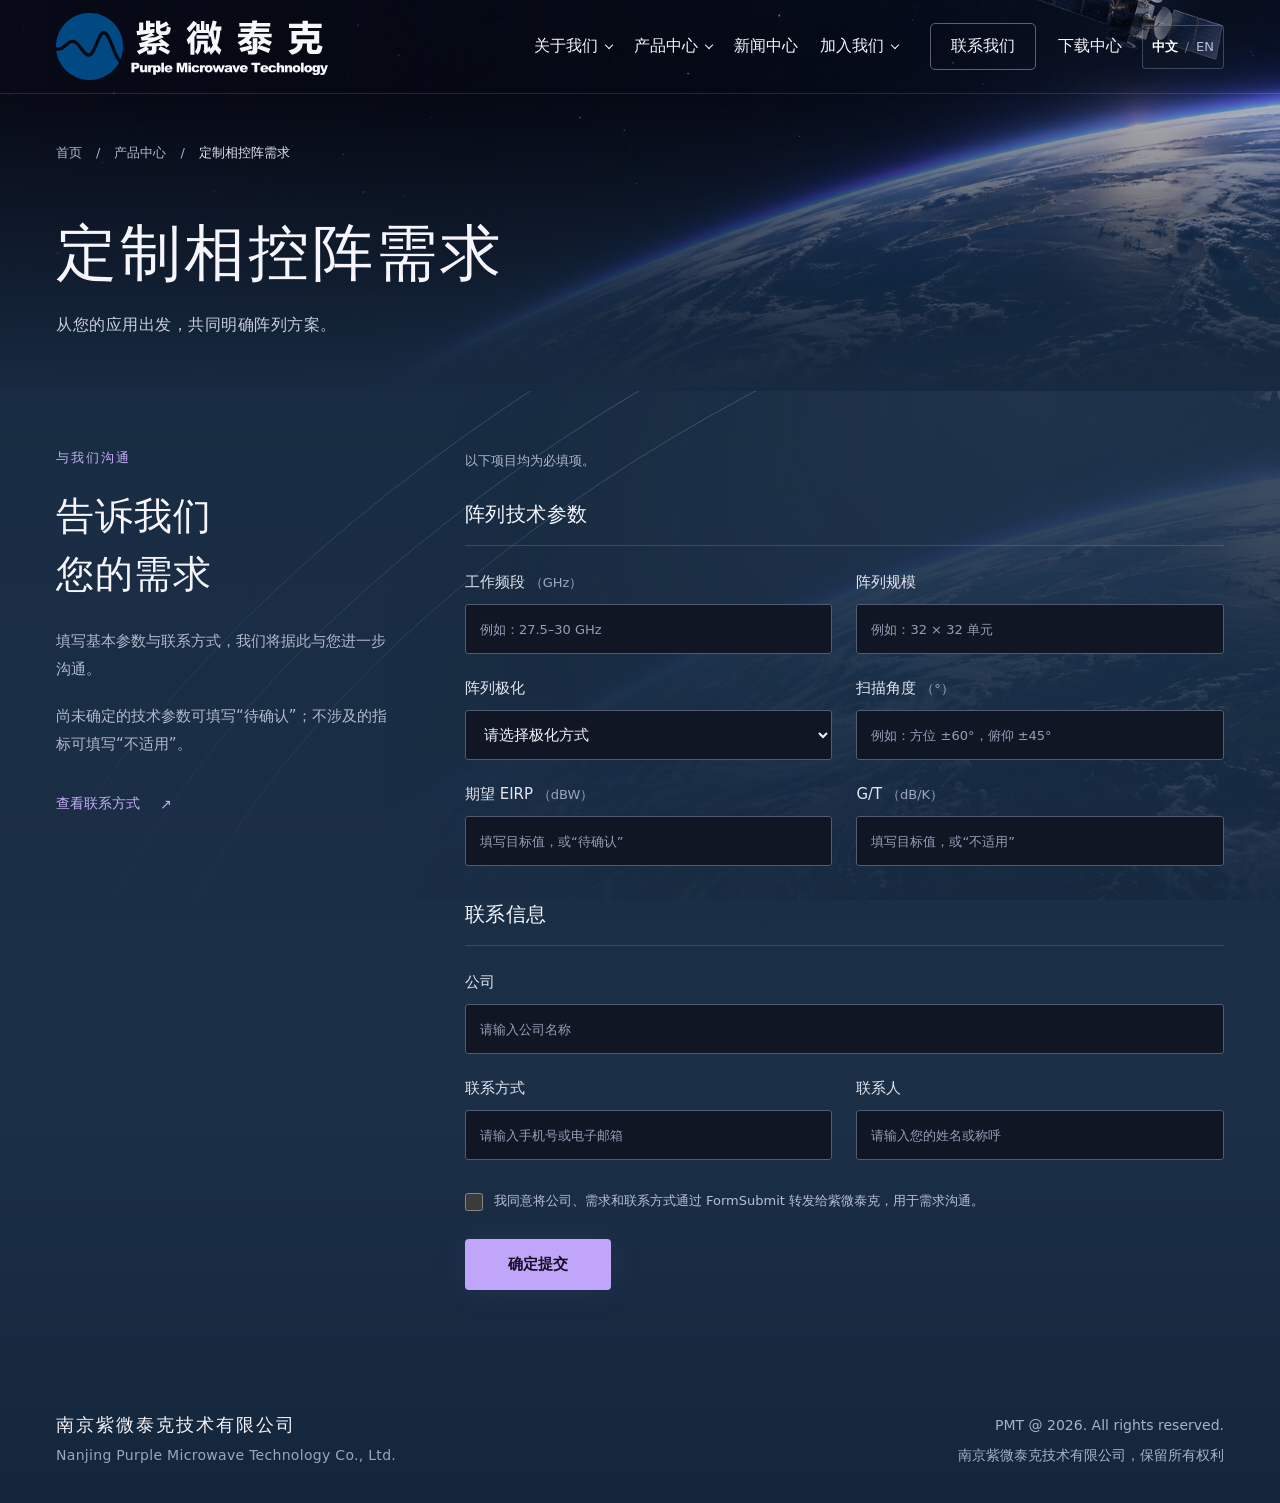
<file: custom-array.html>
<!doctype html>
<html lang="zh-CN">
<head>
  <meta charset="UTF-8">
  <meta name="viewport" content="width=device-width, initial-scale=1">
  <meta name="theme-color" content="#080b18">
  <meta name="description" content="向紫微泰克提交定制相控阵需求，填写工作频段、阵列规模、极化、扫描角度和性能要求，与我们沟通您的应用。">
  <title>定制相控阵需求｜产品中心｜紫微泰克 Purple Microwave Technology</title>
  <link rel="icon" type="image/svg+xml" href="data:image/svg+xml,%3Csvg xmlns='http://www.w3.org/2000/svg' viewBox='0 0 64 64'%3E%3Ccircle cx='32' cy='32' r='31' fill='%23095180'/%3E%3Cpath d='M3 36C13 16 19 52 28 35S39 8 47 28S57 49 62 36' fill='none' stroke='white' stroke-width='4' stroke-linecap='round'/%3E%3C/svg%3E">
  <link rel="stylesheet" href="styles.css">
  <link rel="stylesheet" href="sections.css">
  <link rel="stylesheet" href="products.css">
  <link rel="stylesheet" href="atmosphere.css">
  <link rel="stylesheet" href="navigation.css">
  <link rel="stylesheet" href="about.css">
  <link rel="stylesheet" href="custom-array.css">
  <script src="main.js" defer></script>
  <script src="custom-array.js" defer></script>
  <link rel="stylesheet" href="footer.css">
  <link rel="stylesheet" href="i18n.css">
  <script src="i18n-en.js" defer></script>
  <script src="i18n.js" defer></script>
  <link rel="stylesheet" href="interior-surfaces.css">
  <link rel="stylesheet" href="motion-backgrounds.css">
  <link rel="stylesheet" href="reveal.css">
  <script src="reveal.js" defer></script>
</head>
<body class="about-page customization-page">
  <a class="skip-link" href="#main">跳转到正文</a>
  <header class="header">
    <a class="brand official-brand" href="index.html" aria-label="紫微泰克，返回首页"><img src="assets/logo-header.svg" width="6661" height="1644" alt="紫微泰克 Purple Microwave Technology"></a>
    <button class="language-toggle" type="button" data-i18n-ignore aria-label="Switch to English" aria-pressed="false" hidden><span lang="zh-CN">中文</span><span class="language-divider" aria-hidden="true">/</span><span lang="en">EN</span></button>
    <button class="menu-toggle" aria-controls="navigation" aria-expanded="false" aria-label="打开导航菜单"><span></span><span></span></button>
    <nav id="navigation" aria-label="主导航">
      <div class="nav-dropdown">
        <button class="nav-dropdown-toggle" type="button" aria-expanded="false" aria-controls="about-menu">关于我们<span class="nav-chevron" aria-hidden="true"></span></button>
        <div class="nav-submenu" id="about-menu" hidden>
          <a href="company-profile.html">公司简介</a>
          <a href="honors.html">荣誉资质</a>
          <a href="company-culture.html">公司文化</a>
        </div>
      </div>
      <div class="nav-dropdown">
        <button class="nav-dropdown-toggle" type="button" aria-expanded="false" aria-controls="products-menu">产品中心<span class="nav-chevron" aria-hidden="true"></span></button>
        <div class="nav-submenu nav-submenu-products" id="products-menu" hidden>
          <a href="products-ka.html">Ka频段相控阵天线子阵</a>
          <a href="products-ku.html">Ku频段相控阵天线子阵</a>
          <a href="products-bridge.html">毫米波宽带网桥</a>
          <a href="products-radar.html">毫米波雷达</a>
          <a href="products-26ghz.html">26GHz毫米波相控阵天线</a>
          <a href="custom-array.html" aria-current="page">定制相控阵需求</a>
        </div>
      </div>
      <a href="news.html">新闻中心</a>
      <div class="nav-dropdown"><button class="nav-dropdown-toggle" type="button" aria-expanded="false" aria-controls="careers-menu">加入我们<span class="nav-chevron" aria-hidden="true"></span></button><div class="nav-submenu" id="careers-menu" hidden><a href="social-recruitment.html">社会招聘</a><a href="campus-recruitment.html">校园招聘</a></div></div>
      <a class="nav-feature" href="contact.html">联系我们</a>
      <a href="downloads.html">下载中心</a>
    </nav>
  </header>
  <main id="main">
    <section class="about-hero" aria-labelledby="about-title">
      <div class="wrap">
        <nav class="about-breadcrumb" aria-label="面包屑导航"><ol><li><a href="index.html">首页</a></li><li><a href="index.html#products">产品中心</a></li><li aria-current="page">定制相控阵需求</li></ol></nav>
        <h1 id="about-title">定制相控阵需求</h1>
        <p class="about-intro">从您的应用出发，共同明确阵列方案。</p>
      </div>
    </section>
    <div class="customization-layout wrap">
      <aside class="customization-intro" aria-labelledby="customization-intro-title">
        <span class="customization-eyebrow">与我们沟通</span>
        <h2 id="customization-intro-title">告诉我们<br>您的需求</h2>
        <p>填写基本参数与联系方式，我们将据此与您进一步沟通。</p>
        <p>尚未确定的技术参数可填写“待确认”；不涉及的指标可填写“不适用”。</p>
        <a class="customization-contact" href="contact.html">查看联系方式 <span aria-hidden="true">↗</span></a>
      </aside>
      <form id="custom-array-form" class="custom-array-form" action="https://formsubmit.co/huyun@pmt-array.com" method="POST" aria-describedby="form-instructions">
        <p id="form-instructions" class="form-instructions">以下项目均为必填项。</p>
        <input type="hidden" name="_subject" value="紫微泰克网站｜定制相控阵需求">
        <input type="hidden" name="_template" value="table">
        <div class="customization-honeypot" aria-hidden="true"><label for="custom-company-url">请留空</label><input id="custom-company-url" type="text" name="_honey" tabindex="-1" autocomplete="off"></div>
        <fieldset class="custom-array-fields">
          <legend>阵列技术参数</legend>
          <div class="custom-fields-grid">
            <div class="custom-field">
              <label for="working-band">工作频段 <span class="field-unit">（GHz）</span></label>
              <input id="working-band" name="工作频段（GHz）" type="text" required maxlength="160" placeholder="例如：27.5–30 GHz" aria-describedby="working-band-error">
              <span class="field-error" id="working-band-error"></span>
            </div>
            <div class="custom-field">
              <label for="array-size">阵列规模</label>
              <input id="array-size" name="阵列规模" type="text" required maxlength="160" placeholder="例如：32 × 32 单元" aria-describedby="array-size-error">
              <span class="field-error" id="array-size-error"></span>
            </div>
            <div class="custom-field">
              <label for="array-polarization">阵列极化</label>
              <select id="array-polarization" name="阵列极化" required aria-describedby="array-polarization-error">
                <option value="" disabled selected>请选择极化方式</option>
                <option value="水平线极化">水平线极化</option><option value="垂直线极化">垂直线极化</option><option value="双线极化">双线极化</option><option value="左旋圆极化">左旋圆极化</option><option value="右旋圆极化">右旋圆极化</option><option value="双圆极化">双圆极化</option><option value="全极化">全极化</option><option value="其他（联系沟通）">其他（联系沟通）</option><option value="待确认">待确认</option>
              </select>
              <span class="field-error" id="array-polarization-error"></span>
            </div>
            <div class="custom-field">
              <label for="scan-angle">扫描角度 <span class="field-unit">（°）</span></label>
              <input id="scan-angle" name="扫描角度（°）" type="text" required maxlength="160" placeholder="例如：方位 ±60°，俯仰 ±45°" aria-describedby="scan-angle-error">
              <span class="field-error" id="scan-angle-error"></span>
            </div>
            <div class="custom-field">
              <label for="expected-eirp">期望 EIRP <span class="field-unit">（dBW）</span></label>
              <input id="expected-eirp" name="期望 EIRP（dBW）" type="text" required maxlength="160" placeholder="填写目标值，或“待确认”" aria-describedby="expected-eirp-error">
              <span class="field-error" id="expected-eirp-error"></span>
            </div>
            <div class="custom-field">
              <label for="expected-gt">G/T <span class="field-unit">（dB/K）</span></label>
              <input id="expected-gt" name="G/T（dB/K）" type="text" required maxlength="160" placeholder="填写目标值，或“不适用”" aria-describedby="expected-gt-error">
              <span class="field-error" id="expected-gt-error"></span>
            </div>
          </div>
        </fieldset>
        <fieldset class="custom-array-fields custom-contact-fields">
          <legend>联系信息</legend>
          <div class="custom-fields-grid">
            <div class="custom-field custom-company-field">
              <label for="contact-company">公司</label>
              <input id="contact-company" name="公司" type="text" required maxlength="160" autocomplete="organization" placeholder="请输入公司名称" aria-describedby="contact-company-error">
              <span class="field-error" id="contact-company-error"></span>
            </div>
            <div class="custom-field">
              <label for="contact-method">联系方式</label>
              <input id="contact-method" name="联系方式" type="text" required maxlength="200" placeholder="请输入手机号或电子邮箱" aria-describedby="contact-method-error">
              <span class="field-error" id="contact-method-error"></span>
            </div>
            <div class="custom-field">
              <label for="contact-person">联系人</label>
              <input id="contact-person" name="联系人" type="text" required maxlength="80" autocomplete="name" placeholder="请输入您的姓名或称呼" aria-describedby="contact-person-error">
              <span class="field-error" id="contact-person-error"></span>
            </div>
          </div>
        </fieldset>
        <div class="custom-consent">
          <label for="forwarding-consent"><input id="forwarding-consent" type="checkbox" name="数据转发同意" value="同意用于需求沟通" required aria-describedby="forwarding-consent-error"><span>我同意将公司、需求和联系方式通过 FormSubmit 转发给紫微泰克，用于需求沟通。</span></label>
          <span class="field-error" id="forwarding-consent-error"></span>
        </div>
        <div class="custom-form-actions"><button class="button primary" type="submit" id="custom-submit">确定提交</button><button class="button secondary" type="button" id="custom-new-request" hidden>填写新的需求</button></div>
        <p id="custom-form-status" class="custom-form-status" role="status" aria-live="polite" aria-atomic="true" tabindex="-1"></p>
        <noscript><p class="custom-form-note">提交后将前往 FormSubmit 完成验证。您也可以通过<a href="contact.html">联系我们</a>直接沟通。</p></noscript>
      </form>
    </div>
  </main>
  <footer class="footer wrap"><div><a class="footer-brand" href="index.html">南京紫微泰克技术有限公司</a><p class="footer-english">Nanjing Purple Microwave Technology Co., Ltd.</p></div><small class="footer-copyright"><span lang="en">PMT @ <span id="year">2026</span>. All rights reserved.</span><span>南京紫微泰克技术有限公司，保留所有权利</span></small></footer>
</body>
</html>
</file>
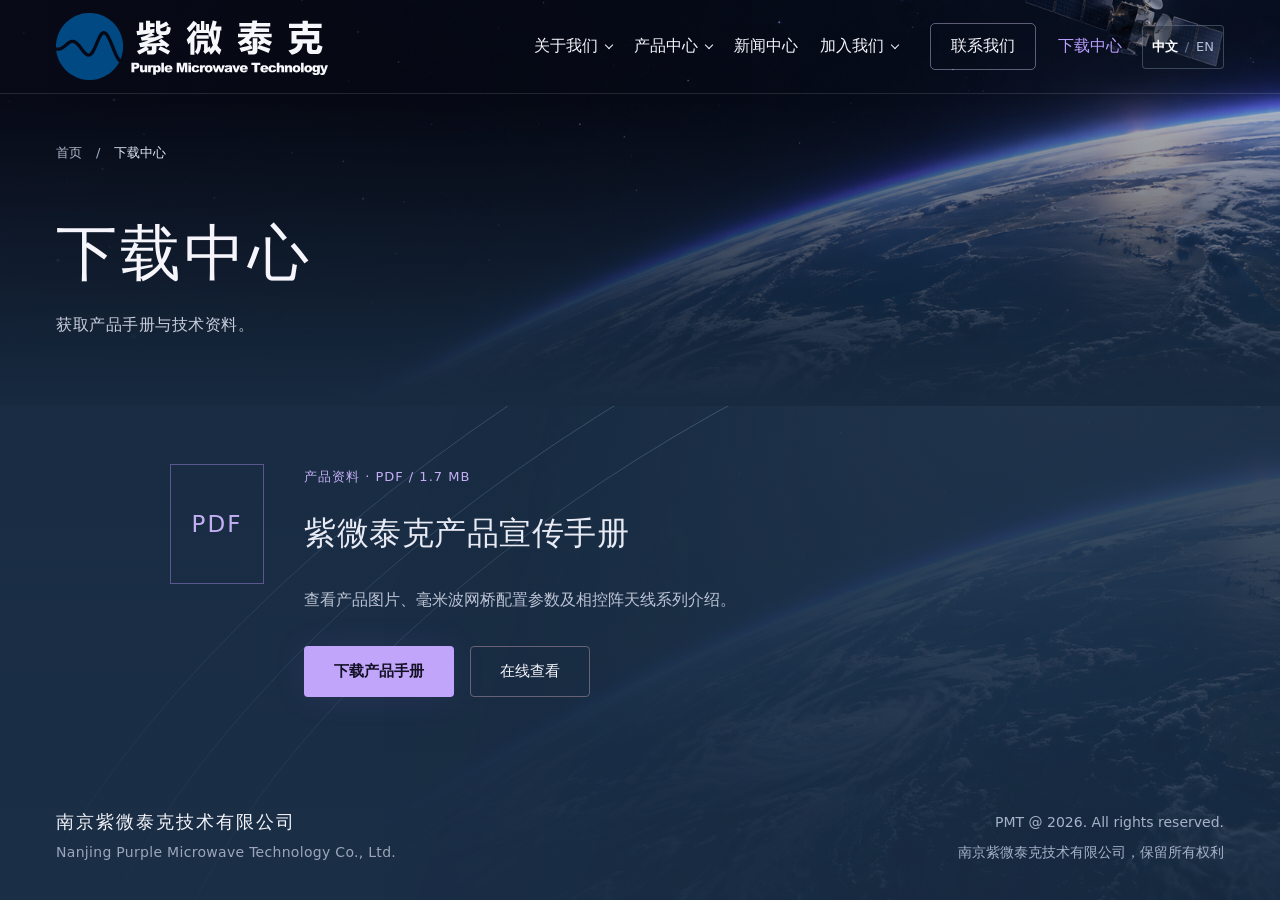
<file: downloads.html>
<!doctype html>
<html lang="zh-CN">
<head>
  <meta charset="UTF-8">
  <meta name="viewport" content="width=device-width, initial-scale=1">
  <meta name="theme-color" content="#080b18">
  <meta name="description" content="紫微泰克下载中心。获取产品手册与技术资料。">
  <title>下载中心｜紫微泰克 Purple Microwave Technology</title>
  <link rel="icon" type="image/svg+xml" href="data:image/svg+xml,%3Csvg xmlns='http://www.w3.org/2000/svg' viewBox='0 0 64 64'%3E%3Ccircle cx='32' cy='32' r='31' fill='%23095180'/%3E%3Cpath d='M3 36C13 16 19 52 28 35S39 8 47 28S57 49 62 36' fill='none' stroke='white' stroke-width='4' stroke-linecap='round'/%3E%3C/svg%3E">
  <link rel="stylesheet" href="styles.css">
  <link rel="stylesheet" href="sections.css">
  <link rel="stylesheet" href="products.css">
  <link rel="stylesheet" href="atmosphere.css">
  <link rel="stylesheet" href="navigation.css">
  <link rel="stylesheet" href="about.css">
  <script src="main.js" defer></script>
  <link rel="stylesheet" href="information-pages.css">
  <link rel="stylesheet" href="footer.css">
  <link rel="stylesheet" href="i18n.css">
  <script src="i18n-en.js" defer></script>
  <script src="i18n.js" defer></script>
  <link rel="stylesheet" href="interior-surfaces.css">
  <link rel="stylesheet" href="motion-backgrounds.css">
  <link rel="stylesheet" href="reveal.css">
  <script src="reveal.js" defer></script>
</head>
<body class="about-page information-page">
  <a class="skip-link" href="#main">跳转到正文</a>
  <header class="header">
    <a class="brand official-brand" href="index.html" aria-label="紫微泰克，返回首页"><img src="assets/logo-header.svg" width="6661" height="1644" alt="紫微泰克 Purple Microwave Technology"></a>
    <button class="language-toggle" type="button" data-i18n-ignore aria-label="Switch to English" aria-pressed="false" hidden><span lang="zh-CN">中文</span><span class="language-divider" aria-hidden="true">/</span><span lang="en">EN</span></button>
    <button class="menu-toggle" aria-controls="navigation" aria-expanded="false" aria-label="打开导航菜单"><span></span><span></span></button>
    <nav id="navigation" aria-label="主导航">
      <div class="nav-dropdown">
        <button class="nav-dropdown-toggle" type="button" aria-expanded="false" aria-controls="about-menu">关于我们<span class="nav-chevron" aria-hidden="true"></span></button>
        <div class="nav-submenu" id="about-menu" hidden>
          <a href="company-profile.html">公司简介</a>
          <a href="honors.html">荣誉资质</a>
          <a href="company-culture.html">公司文化</a>
        </div>
      </div>
      <div class="nav-dropdown">
        <button class="nav-dropdown-toggle" type="button" aria-expanded="false" aria-controls="products-menu">产品中心<span class="nav-chevron" aria-hidden="true"></span></button>
        <div class="nav-submenu nav-submenu-products" id="products-menu" hidden>
          <a href="products-ka.html">Ka频段相控阵天线子阵</a>
          <a href="products-ku.html">Ku频段相控阵天线子阵</a>
          <a href="products-bridge.html">毫米波宽带网桥</a>
          <a href="products-radar.html">毫米波雷达</a>
          <a href="products-26ghz.html">26GHz毫米波相控阵天线</a>
          <a href="custom-array.html">定制相控阵需求</a>
        </div>
      </div>
      <a href="news.html">新闻中心</a>
      <div class="nav-dropdown"><button class="nav-dropdown-toggle" type="button" aria-expanded="false" aria-controls="careers-menu">加入我们<span class="nav-chevron" aria-hidden="true"></span></button><div class="nav-submenu" id="careers-menu" hidden><a href="social-recruitment.html">社会招聘</a><a href="campus-recruitment.html">校园招聘</a></div></div>
      <a class="nav-feature" href="contact.html">联系我们</a>
      <a href="downloads.html" aria-current="page">下载中心</a>
    </nav>
  </header>
  <main id="main">
    <section class="about-hero" aria-labelledby="page-title">
      <div class="wrap">
        <nav class="about-breadcrumb" aria-label="面包屑导航"><ol><li><a href="index.html">首页</a></li><li aria-current="page">下载中心</li></ol></nav>
        <h1 id="page-title">下载中心</h1>
        <p class="about-intro">获取产品手册与技术资料。</p>
      </div>
    </section>
    <div class="information-content wrap">
      <section class="download-document" aria-labelledby="download-title">
        <div class="document-format" aria-hidden="true">PDF</div>
        <div class="document-detail">
          <p class="information-label">产品资料 · PDF / 1.7 MB</p>
          <h2 id="download-title">紫微泰克产品宣传手册</h2>
          <p>查看产品图片、毫米波网桥配置参数及相控阵天线系列介绍。</p>
          <div class="download-actions">
            <a class="button primary" href="assets/purple-microwave-products.pdf" download="紫微泰克产品宣传手册.pdf">下载产品手册</a>
            <a class="button secondary" href="assets/purple-microwave-products.pdf" target="_blank" rel="noopener">在线查看<span class="visually-hidden">（在新标签页打开）</span></a>
          </div>
        </div>
      </section>
    </div>
  </main>
  <footer class="footer wrap"><div><a class="footer-brand" href="index.html">南京紫微泰克技术有限公司</a><p class="footer-english">Nanjing Purple Microwave Technology Co., Ltd.</p></div><small class="footer-copyright"><span lang="en">PMT @ <span id="year">2026</span>. All rights reserved.</span><span>南京紫微泰克技术有限公司，保留所有权利</span></small></footer>
</body>
</html>
</file>
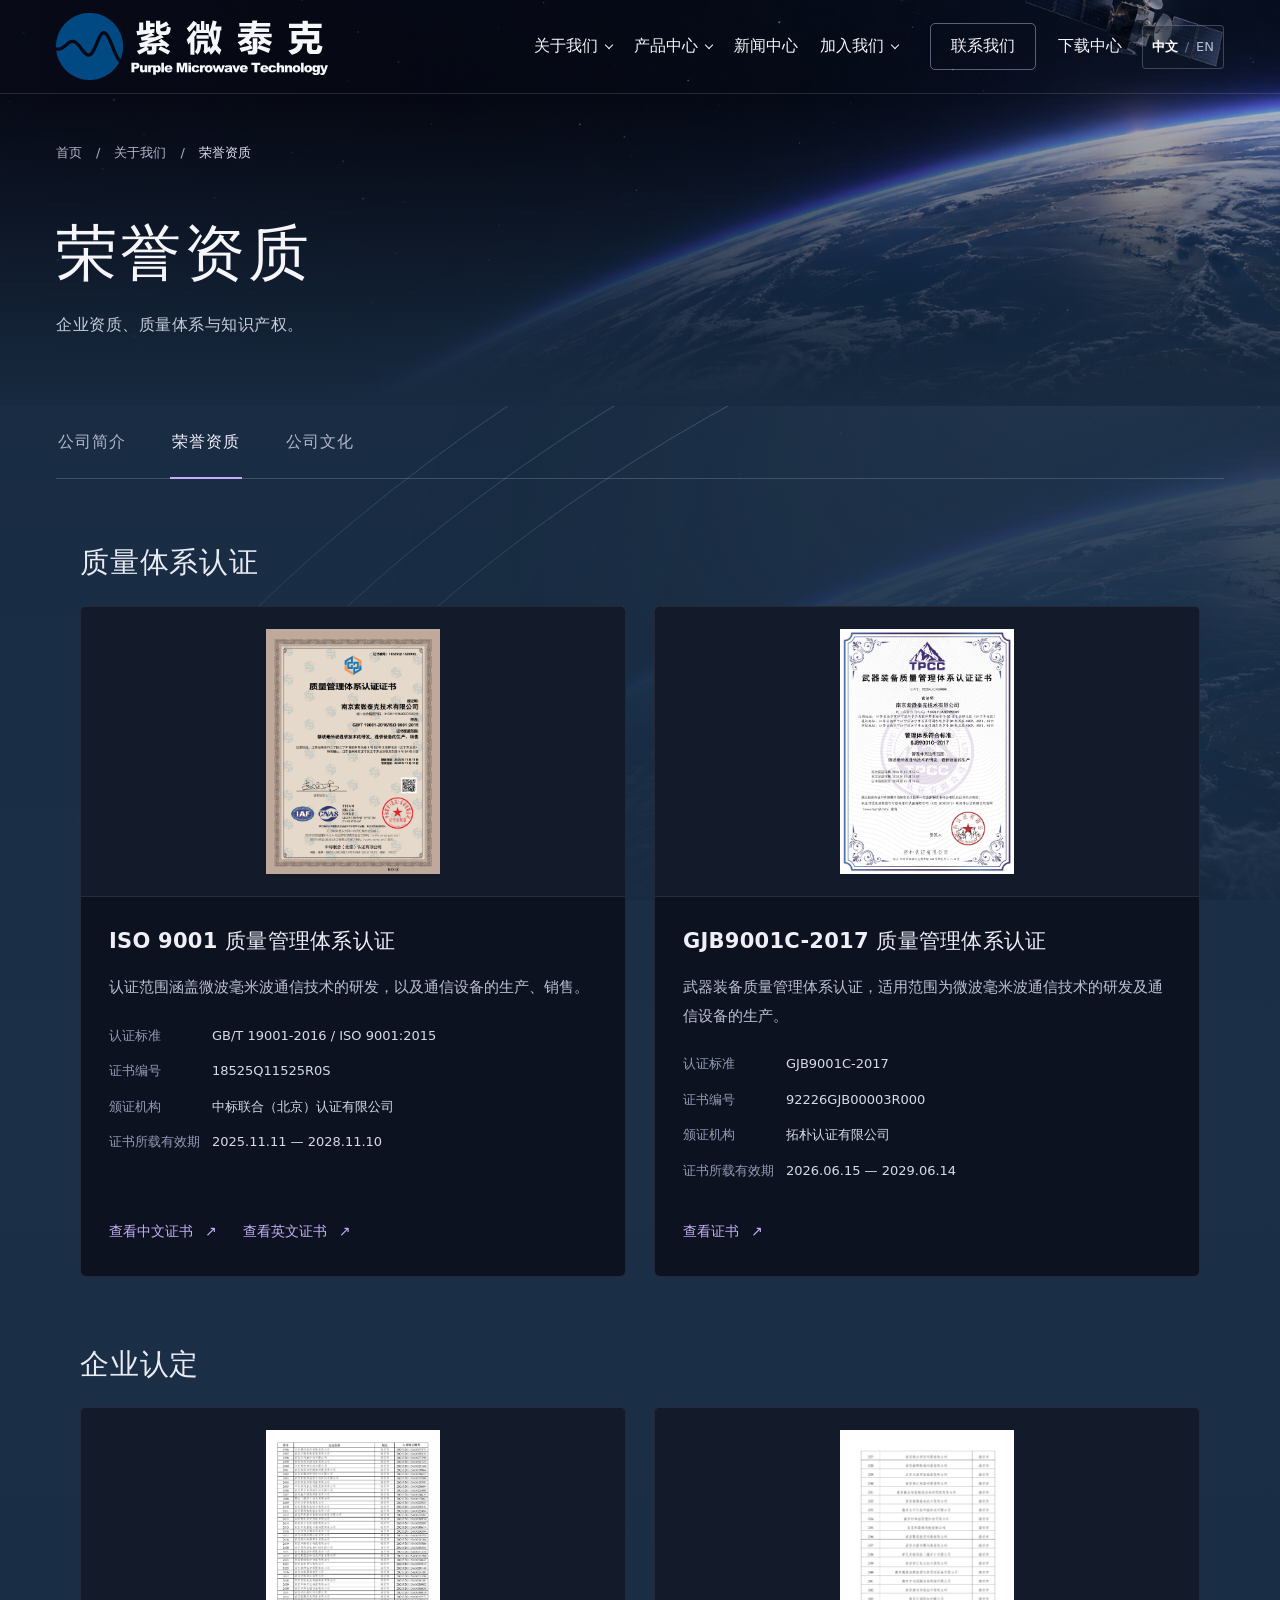
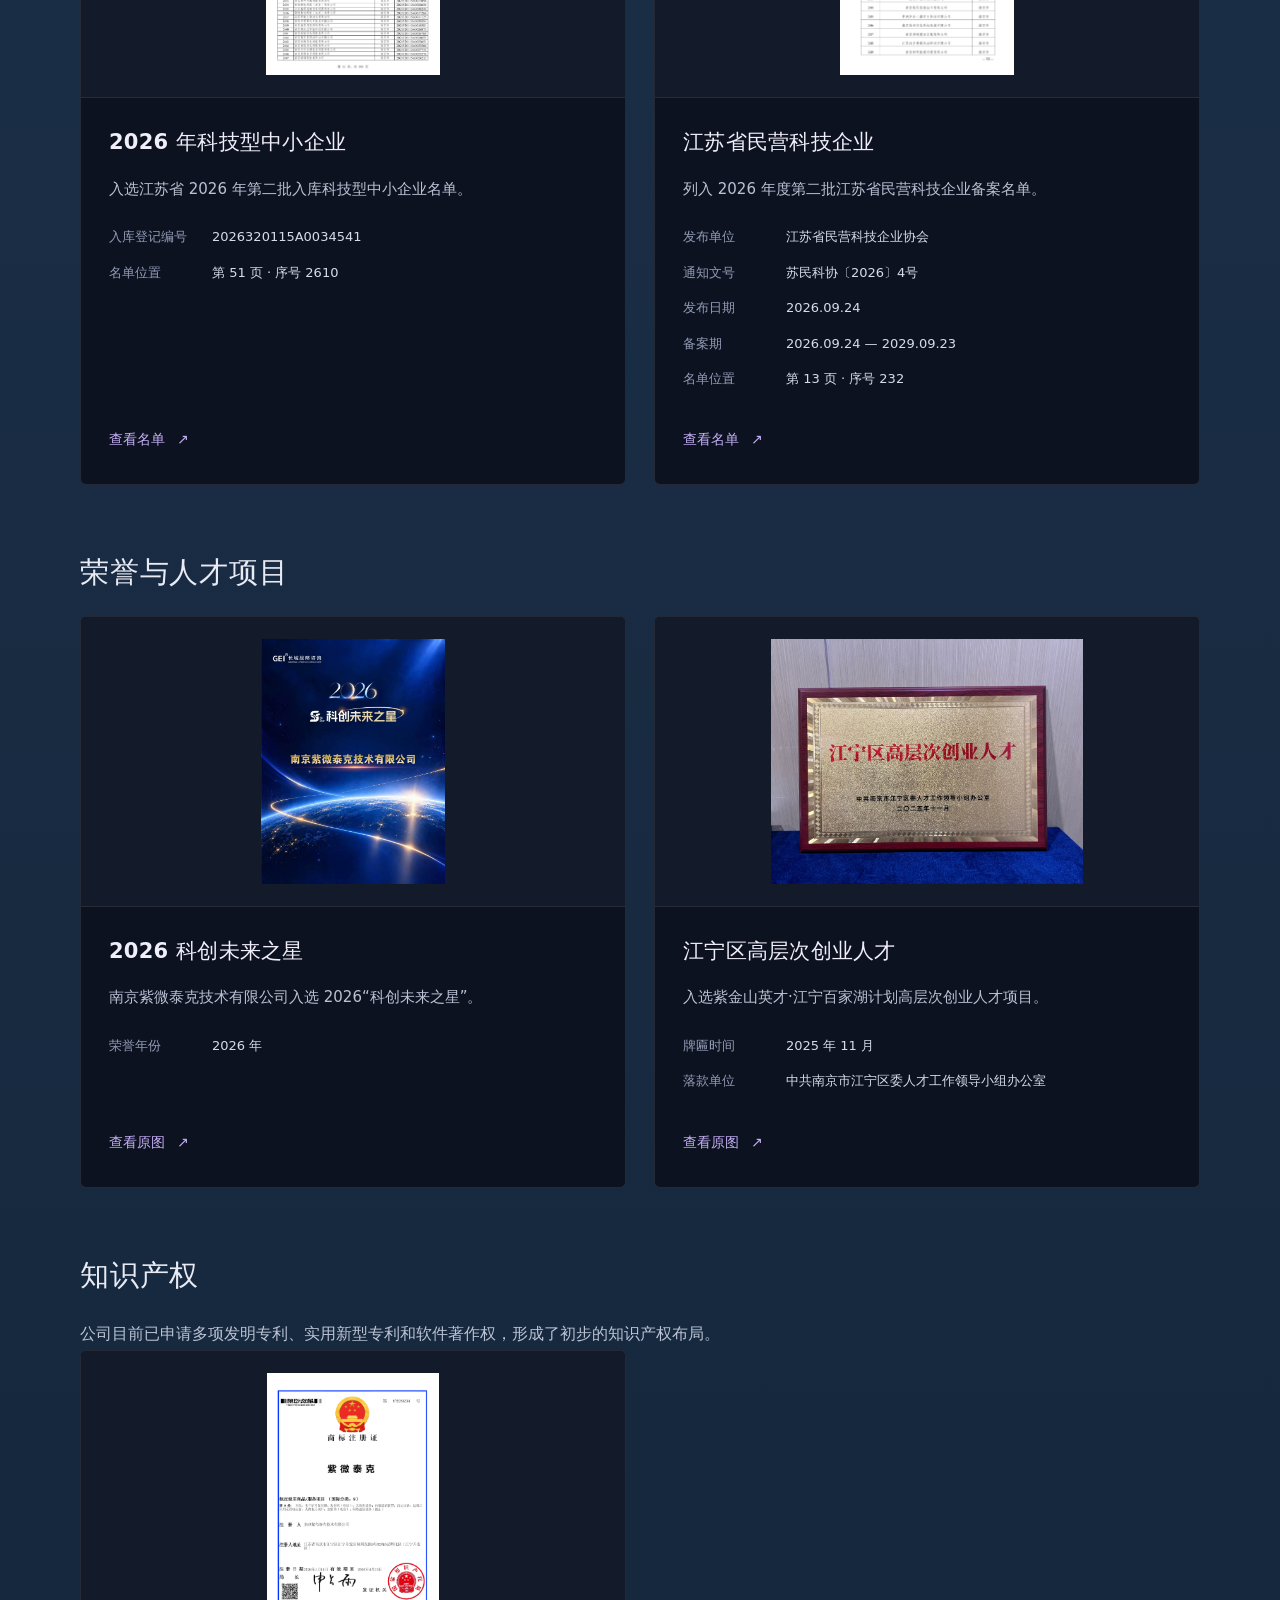
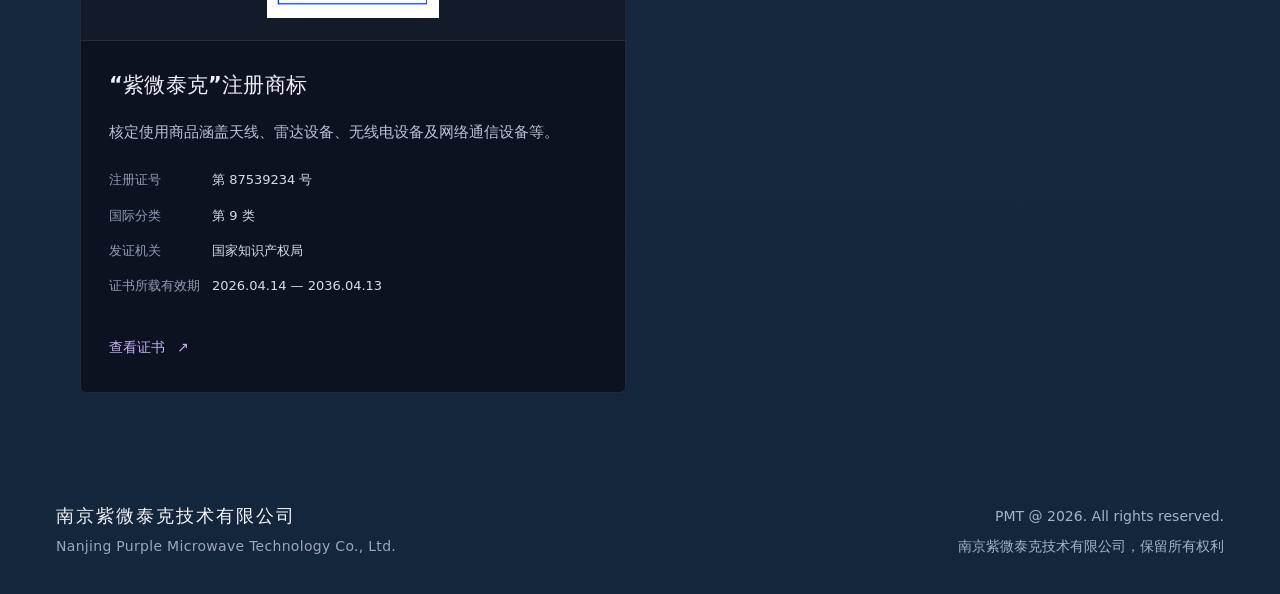
<file: honors.html>
<!doctype html>
<html lang="zh-CN">
<head>
  <meta charset="UTF-8">
  <meta name="viewport" content="width=device-width, initial-scale=1">
  <meta name="theme-color" content="#080b18">
  <meta name="description" content="了解紫微泰克的质量体系认证、科技型中小企业与江苏省民营科技企业认定、荣誉人才项目及注册商标，查看相关证书与名单。">
  <title>荣誉资质｜关于我们｜紫微泰克 Purple Microwave Technology</title>
  <link rel="icon" type="image/svg+xml" href="data:image/svg+xml,%3Csvg xmlns='http://www.w3.org/2000/svg' viewBox='0 0 64 64'%3E%3Ccircle cx='32' cy='32' r='31' fill='%23095180'/%3E%3Cpath d='M3 36C13 16 19 52 28 35S39 8 47 28S57 49 62 36' fill='none' stroke='white' stroke-width='4' stroke-linecap='round'/%3E%3C/svg%3E">
  <link rel="stylesheet" href="styles.css">
  <link rel="stylesheet" href="sections.css">
  <link rel="stylesheet" href="products.css">
  <link rel="stylesheet" href="atmosphere.css">
  <link rel="stylesheet" href="navigation.css">
  <link rel="stylesheet" href="about.css">
  <link rel="stylesheet" href="honors.css">
  <script src="main.js" defer></script>
  <link rel="stylesheet" href="footer.css">
  <link rel="stylesheet" href="i18n.css">
  <script src="i18n-en.js" defer></script>
  <script src="i18n.js" defer></script>
  <link rel="stylesheet" href="interior-surfaces.css">
  <link rel="stylesheet" href="motion-backgrounds.css">
  <link rel="stylesheet" href="reveal.css">
  <script src="reveal.js" defer></script>
</head>
<body class="about-page">
  <a class="skip-link" href="#main">跳转到正文</a>
  <header class="header">
    <a class="brand official-brand" href="index.html" aria-label="紫微泰克，返回首页"><img src="assets/logo-header.svg" width="6661" height="1644" alt="紫微泰克 Purple Microwave Technology"></a>
    <button class="language-toggle" type="button" data-i18n-ignore aria-label="Switch to English" aria-pressed="false" hidden><span lang="zh-CN">中文</span><span class="language-divider" aria-hidden="true">/</span><span lang="en">EN</span></button>
    <button class="menu-toggle" aria-controls="navigation" aria-expanded="false" aria-label="打开导航菜单"><span></span><span></span></button>
    <nav id="navigation" aria-label="主导航">
      <div class="nav-dropdown">
        <button class="nav-dropdown-toggle" type="button" aria-expanded="false" aria-controls="about-menu">关于我们<span class="nav-chevron" aria-hidden="true"></span></button>
        <div class="nav-submenu" id="about-menu" hidden>
          <a href="company-profile.html">公司简介</a>
          <a href="honors.html" aria-current="page">荣誉资质</a>
          <a href="company-culture.html">公司文化</a>
        </div>
      </div>
      <div class="nav-dropdown">
        <button class="nav-dropdown-toggle" type="button" aria-expanded="false" aria-controls="products-menu">产品中心<span class="nav-chevron" aria-hidden="true"></span></button>
        <div class="nav-submenu nav-submenu-products" id="products-menu" hidden>
          <a href="products-ka.html">Ka频段相控阵天线子阵</a>
          <a href="products-ku.html">Ku频段相控阵天线子阵</a>
          <a href="products-bridge.html">毫米波宽带网桥</a>
          <a href="products-radar.html">毫米波雷达</a>
          <a href="products-26ghz.html">26GHz毫米波相控阵天线</a>
          <a href="custom-array.html">定制相控阵需求</a>
        </div>
      </div>
      <a href="news.html">新闻中心</a>
      <div class="nav-dropdown"><button class="nav-dropdown-toggle" type="button" aria-expanded="false" aria-controls="careers-menu">加入我们<span class="nav-chevron" aria-hidden="true"></span></button><div class="nav-submenu" id="careers-menu" hidden><a href="social-recruitment.html">社会招聘</a><a href="campus-recruitment.html">校园招聘</a></div></div>
      <a class="nav-feature" href="contact.html">联系我们</a>
      <a href="downloads.html">下载中心</a>
    </nav>
  </header>
  <main id="main">
    <section class="about-hero" aria-labelledby="about-title">
      <div class="wrap">
        <nav class="about-breadcrumb" aria-label="面包屑导航">
          <ol><li><a href="index.html">首页</a></li><li>关于我们</li><li aria-current="page">荣誉资质</li></ol>
        </nav>
        <h1 id="about-title">荣誉资质</h1>
        <p class="about-intro">企业资质、质量体系与知识产权。</p>
      </div>
    </section>
    <div class="about-content wrap">
      <nav class="about-tabs" aria-label="关于我们栏目">
        <a href="company-profile.html">公司简介</a>
        <a href="honors.html" aria-current="page">荣誉资质</a>
        <a href="company-culture.html">公司文化</a>
      </nav>
      <article class="about-article honors-article" aria-label="荣誉资质正文">
        <section class="honors-section" aria-labelledby="quality-certifications">
          <h2 id="quality-certifications">质量体系认证</h2>
          <div class="honors-grid">
            <article class="honor-card">
              <a class="honor-preview" href="assets/honors/iso9001-cn.pdf" target="_blank" rel="noopener" aria-label="查看 ISO 9001 中文证书（新窗口）">
                <img src="assets/honors/iso9001-cn.png" alt="质量管理体系认证证书完整首页" width="990" height="1400" loading="lazy" decoding="async">
              </a>
              <div class="honor-details">
                <h3>ISO 9001 质量管理体系认证</h3>
                <p>认证范围涵盖微波毫米波通信技术的研发，以及通信设备的生产、销售。</p>
                <dl class="honor-facts">
                  <div><dt>认证标准</dt><dd>GB/T 19001-2016 / ISO 9001:2015</dd></div>
                  <div><dt>证书编号</dt><dd>18525Q11525R0S</dd></div>
                  <div><dt>颁证机构</dt><dd>中标联合（北京）认证有限公司</dd></div>
                  <div><dt>证书所载有效期</dt><dd><time datetime="2025-11-11">2025.11.11</time> — <time datetime="2028-11-10">2028.11.10</time></dd></div>
                </dl>
                <div class="honor-links"><a href="assets/honors/iso9001-cn.pdf" target="_blank" rel="noopener">查看中文证书 <span aria-hidden="true">↗</span></a><a href="assets/honors/iso9001-en.pdf" target="_blank" rel="noopener">查看英文证书 <span aria-hidden="true">↗</span></a></div>
              </div>
            </article>
            <article class="honor-card">
              <a class="honor-preview" href="assets/honors/gjb9001.pdf" target="_blank" rel="noopener" aria-label="查看 GJB9001C-2017 证书（新窗口）">
                <img src="assets/honors/gjb9001.png" alt="武器装备质量管理体系认证证书完整首页" width="990" height="1400" loading="lazy" decoding="async">
              </a>
              <div class="honor-details">
                <h3>GJB9001C-2017 质量管理体系认证</h3>
                <p>武器装备质量管理体系认证，适用范围为微波毫米波通信技术的研发及通信设备的生产。</p>
                <dl class="honor-facts">
                  <div><dt>认证标准</dt><dd>GJB9001C-2017</dd></div>
                  <div><dt>证书编号</dt><dd>92226GJB00003R000</dd></div>
                  <div><dt>颁证机构</dt><dd>拓朴认证有限公司</dd></div>
                  <div><dt>证书所载有效期</dt><dd><time datetime="2026-06-15">2026.06.15</time> — <time datetime="2029-06-14">2029.06.14</time></dd></div>
                </dl>
                <div class="honor-links"><a href="assets/honors/gjb9001.pdf" target="_blank" rel="noopener">查看证书 <span aria-hidden="true">↗</span></a></div>
              </div>
            </article>
          </div>
        </section>

        <section class="honors-section" aria-labelledby="enterprise-recognition">
          <h2 id="enterprise-recognition">企业认定</h2>
          <div class="honors-grid">
            <article class="honor-card">
              <a class="honor-preview" href="assets/honors/tech-sme-2026.pdf#page=51" target="_blank" rel="noopener" aria-label="查看科技型中小企业名单第 51 页（新窗口）">
                <img src="assets/honors/tech-sme-2026-page-51.png" width="1627" height="2300" alt="科技型中小企业名单中南京紫微泰克技术有限公司所在第 51 页" loading="lazy" decoding="async">
              </a>
              <div class="honor-details">
                <h3>2026 年科技型中小企业</h3>
                <p>入选江苏省 2026 年第二批入库科技型中小企业名单。</p>
                <dl class="honor-facts">
                  <div><dt>入库登记编号</dt><dd>2026320115A0034541</dd></div>
                  <div><dt>名单位置</dt><dd>第 51 页 · 序号 2610</dd></div>
                </dl>
                <div class="honor-links"><a href="assets/honors/tech-sme-2026.pdf#page=51" target="_blank" rel="noopener">查看名单 <span aria-hidden="true">↗</span></a></div>
              </div>
            </article>
            <article class="honor-card">
              <a class="honor-preview" href="assets/honors/private-tech-2026.pdf#page=13" target="_blank" rel="noopener" aria-label="查看江苏省民营科技企业名单第 13 页（新窗口）">
                <img src="assets/honors/private-tech-2026-page-13.png" width="1415" height="2000" alt="江苏省民营科技企业名单中南京紫微泰克技术有限公司所在第 13 页" loading="lazy" decoding="async">
              </a>
              <div class="honor-details">
                <h3>江苏省民营科技企业</h3>
                <p>列入 2026 年度第二批江苏省民营科技企业备案名单。</p>
                <dl class="honor-facts">
                  <div><dt>发布单位</dt><dd>江苏省民营科技企业协会</dd></div>
                  <div><dt>通知文号</dt><dd>苏民科协〔2026〕4号</dd></div>
                  <div><dt>发布日期</dt><dd><time datetime="2026-09-24">2026.09.24</time></dd></div>
                  <div><dt>备案期</dt><dd><time datetime="2026-09-24">2026.09.24</time> — <time datetime="2029-09-23">2029.09.23</time></dd></div>
                  <div><dt>名单位置</dt><dd>第 13 页 · 序号 232</dd></div>
                </dl>
                <div class="honor-links"><a href="assets/honors/private-tech-2026.pdf#page=13" target="_blank" rel="noopener">查看名单 <span aria-hidden="true">↗</span></a></div>
              </div>
            </article>
          </div>
        </section>

        <section class="honors-section" aria-labelledby="honors-talent">
          <h2 id="honors-talent">荣誉与人才项目</h2>
          <div class="honors-grid">
            <article class="honor-card">
              <a class="honor-preview honor-preview-photo" href="assets/honors/future-star.jpg" target="_blank" rel="noopener" aria-label="查看科创未来之星荣誉原图（新窗口）">
                <img src="assets/honors/future-star.jpg" width="1280" height="1707" alt="南京紫微泰克技术有限公司 2026 科创未来之星荣誉图片" loading="lazy" decoding="async">
              </a>
              <div class="honor-details">
                <h3>2026 科创未来之星</h3>
                <p>南京紫微泰克技术有限公司入选 2026“科创未来之星”。</p>
                <dl class="honor-facts"><div><dt>荣誉年份</dt><dd>2026 年</dd></div></dl>
                <div class="honor-links"><a href="assets/honors/future-star.jpg" target="_blank" rel="noopener">查看原图 <span aria-hidden="true">↗</span></a></div>
              </div>
            </article>
            <article class="honor-card">
              <a class="honor-preview honor-preview-photo" href="assets/honors/entrepreneurship.jpg" target="_blank" rel="noopener" aria-label="查看江宁区高层次创业人才牌匾原图（新窗口）">
                <img src="assets/honors/entrepreneurship.jpg" width="3534" height="2767" alt="江宁区高层次创业人才牌匾，落款为二〇二五年十一月" loading="lazy" decoding="async">
              </a>
              <div class="honor-details">
                <h3>江宁区高层次创业人才</h3>
                <p>入选紫金山英才·江宁百家湖计划高层次创业人才项目。</p>
                <dl class="honor-facts"><div><dt>牌匾时间</dt><dd><time datetime="2025-11">2025 年 11 月</time></dd></div><div><dt>落款单位</dt><dd>中共南京市江宁区委人才工作领导小组办公室</dd></div></dl>
                <div class="honor-links"><a href="assets/honors/entrepreneurship.jpg" target="_blank" rel="noopener">查看原图 <span aria-hidden="true">↗</span></a></div>
              </div>
            </article>
          </div>
        </section>

        <section class="honors-section" aria-labelledby="company-ip">
          <h2 id="company-ip">知识产权</h2>
          <p class="honors-section-intro">公司目前已申请多项发明专利、实用新型专利和软件著作权，形成了初步的知识产权布局。</p>
          <div class="honors-grid">
            <article class="honor-card">
              <a class="honor-preview" href="assets/honors/trademark.pdf" target="_blank" rel="noopener" aria-label="查看紫微泰克商标注册证（新窗口）">
                <img src="assets/honors/trademark.png" alt="紫微泰克第 87539234 号商标注册证完整首页" width="985" height="1400" loading="lazy" decoding="async">
              </a>
              <div class="honor-details">
                <h3>“紫微泰克”注册商标</h3>
                <p>核定使用商品涵盖天线、雷达设备、无线电设备及网络通信设备等。</p>
                <dl class="honor-facts">
                  <div><dt>注册证号</dt><dd>第 87539234 号</dd></div>
                  <div><dt>国际分类</dt><dd>第 9 类</dd></div>
                  <div><dt>发证机关</dt><dd>国家知识产权局</dd></div>
                  <div><dt>证书所载有效期</dt><dd><time datetime="2026-04-14">2026.04.14</time> — <time datetime="2036-04-13">2036.04.13</time></dd></div>
                </dl>
                <div class="honor-links"><a href="assets/honors/trademark.pdf" target="_blank" rel="noopener">查看证书 <span aria-hidden="true">↗</span></a></div>
              </div>
            </article>
          </div>
        </section>
      </article>
    </div>
  </main>
  <footer class="footer wrap"><div><a class="footer-brand" href="index.html">南京紫微泰克技术有限公司</a><p class="footer-english">Nanjing Purple Microwave Technology Co., Ltd.</p></div><small class="footer-copyright"><span lang="en">PMT @ <span id="year">2026</span>. All rights reserved.</span><span>南京紫微泰克技术有限公司，保留所有权利</span></small></footer>
</body>
</html>
</file>
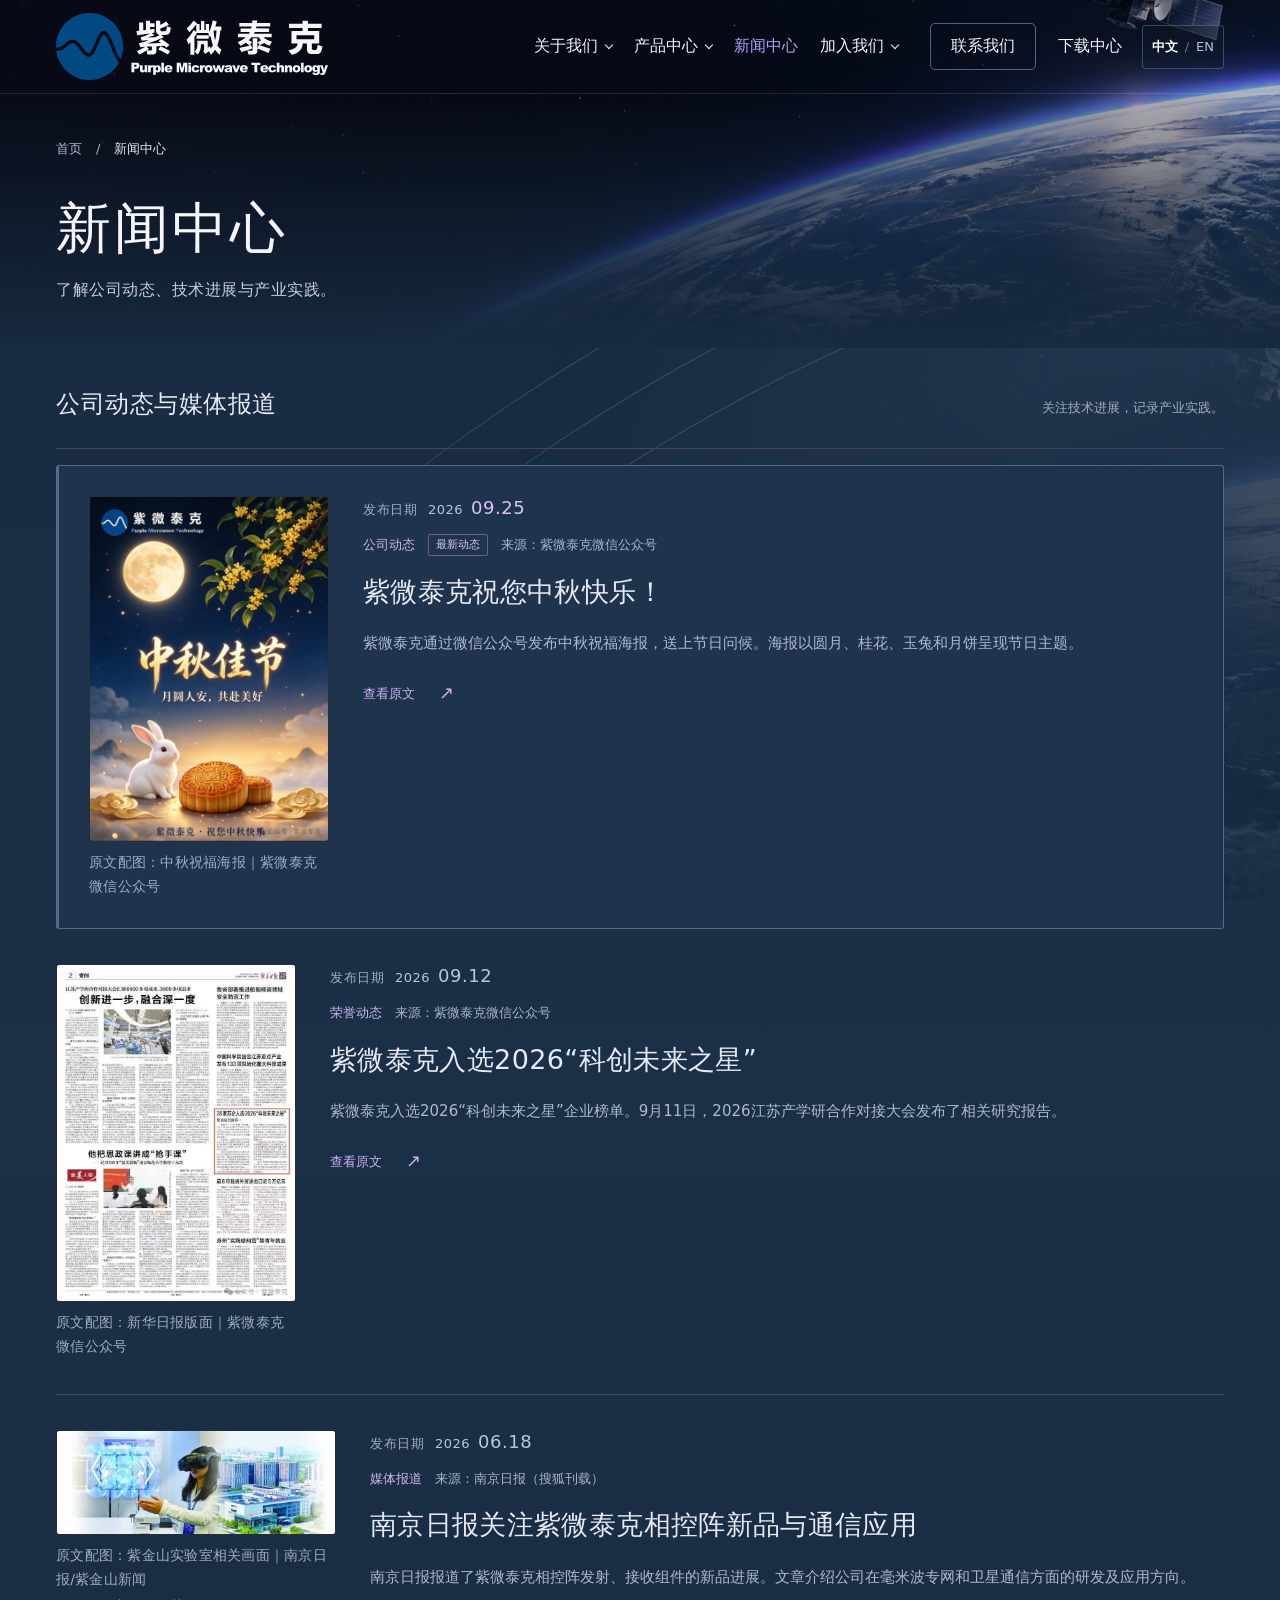
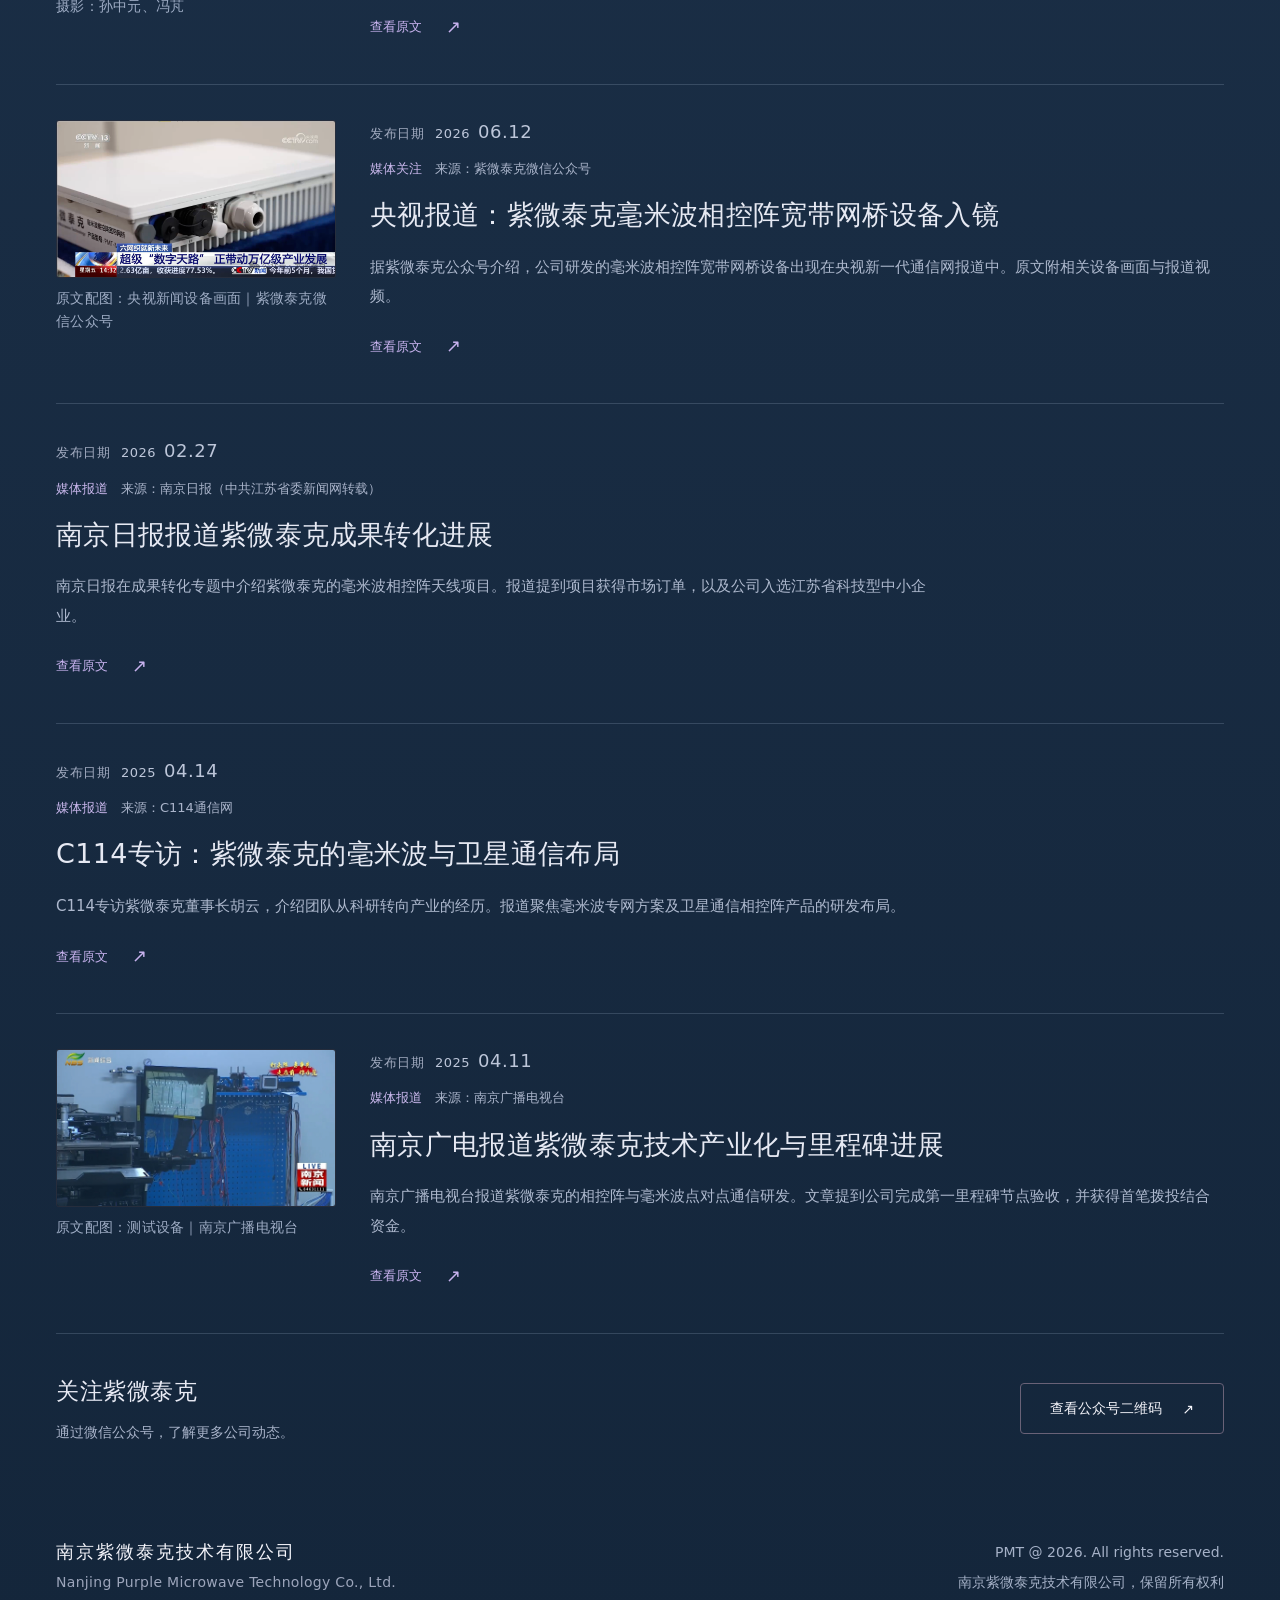
<file: news.html>
<!doctype html>
<html lang="zh-CN">
<head>
  <meta charset="UTF-8">
  <meta name="viewport" content="width=device-width, initial-scale=1">
  <meta name="theme-color" content="#080b18">
  <meta name="description" content="紫微泰克新闻中心。了解公司动态、技术进展与产业实践。">
  <title>新闻中心｜紫微泰克 Purple Microwave Technology</title>
  <link rel="icon" type="image/svg+xml" href="data:image/svg+xml,%3Csvg xmlns='http://www.w3.org/2000/svg' viewBox='0 0 64 64'%3E%3Ccircle cx='32' cy='32' r='31' fill='%23095180'/%3E%3Cpath d='M3 36C13 16 19 52 28 35S39 8 47 28S57 49 62 36' fill='none' stroke='white' stroke-width='4' stroke-linecap='round'/%3E%3C/svg%3E">
  <link rel="stylesheet" href="styles.css">
  <link rel="stylesheet" href="sections.css">
  <link rel="stylesheet" href="products.css">
  <link rel="stylesheet" href="atmosphere.css">
  <link rel="stylesheet" href="navigation.css">
  <link rel="stylesheet" href="about.css">
  <script src="main.js" defer></script>
  <link rel="stylesheet" href="information-pages.css">
  <link rel="stylesheet" href="news-center.css">
  <link rel="stylesheet" href="footer.css">
  <link rel="stylesheet" href="i18n.css">
  <script src="i18n-en.js" defer></script>
  <script src="i18n.js" defer></script>
  <link rel="stylesheet" href="interior-surfaces.css">
  <link rel="stylesheet" href="motion-backgrounds.css">
  <link rel="stylesheet" href="reveal.css">
  <script src="reveal.js" defer></script>
</head>
<body class="about-page information-page news-center-page">
  <a class="skip-link" href="#main">跳转到正文</a>
  <header class="header">
    <a class="brand official-brand" href="index.html" aria-label="紫微泰克，返回首页"><img src="assets/logo-header.svg" width="6661" height="1644" alt="紫微泰克 Purple Microwave Technology"></a>
    <button class="language-toggle" type="button" data-i18n-ignore aria-label="Switch to English" aria-pressed="false" hidden><span lang="zh-CN">中文</span><span class="language-divider" aria-hidden="true">/</span><span lang="en">EN</span></button>
    <button class="menu-toggle" aria-controls="navigation" aria-expanded="false" aria-label="打开导航菜单"><span></span><span></span></button>
    <nav id="navigation" aria-label="主导航">
      <div class="nav-dropdown">
        <button class="nav-dropdown-toggle" type="button" aria-expanded="false" aria-controls="about-menu">关于我们<span class="nav-chevron" aria-hidden="true"></span></button>
        <div class="nav-submenu" id="about-menu" hidden>
          <a href="company-profile.html">公司简介</a>
          <a href="honors.html">荣誉资质</a>
          <a href="company-culture.html">公司文化</a>
        </div>
      </div>
      <div class="nav-dropdown">
        <button class="nav-dropdown-toggle" type="button" aria-expanded="false" aria-controls="products-menu">产品中心<span class="nav-chevron" aria-hidden="true"></span></button>
        <div class="nav-submenu nav-submenu-products" id="products-menu" hidden>
          <a href="products-ka.html">Ka频段相控阵天线子阵</a>
          <a href="products-ku.html">Ku频段相控阵天线子阵</a>
          <a href="products-bridge.html">毫米波宽带网桥</a>
          <a href="products-radar.html">毫米波雷达</a>
          <a href="products-26ghz.html">26GHz毫米波相控阵天线</a>
          <a href="custom-array.html">定制相控阵需求</a>
        </div>
      </div>
      <a href="news.html" aria-current="page">新闻中心</a>
      <div class="nav-dropdown"><button class="nav-dropdown-toggle" type="button" aria-expanded="false" aria-controls="careers-menu">加入我们<span class="nav-chevron" aria-hidden="true"></span></button><div class="nav-submenu" id="careers-menu" hidden><a href="social-recruitment.html">社会招聘</a><a href="campus-recruitment.html">校园招聘</a></div></div>
      <a class="nav-feature" href="contact.html">联系我们</a>
      <a href="downloads.html">下载中心</a>
    </nav>
  </header>
  <main id="main">
    <section class="about-hero" aria-labelledby="page-title">
      <div class="wrap">
        <nav class="about-breadcrumb" aria-label="面包屑导航"><ol><li><a href="index.html">首页</a></li><li aria-current="page">新闻中心</li></ol></nav>
        <h1 id="page-title">新闻中心</h1>
        <p class="about-intro">了解公司动态、技术进展与产业实践。</p>
      </div>
    </section>
    <div class="information-content news-center-content wrap">
      <section class="news-list-section" aria-labelledby="news-list-title">
        <div class="news-list-heading"><h2 id="news-list-title">公司动态与媒体报道</h2><p>关注技术进展，记录产业实践。</p></div>
        <div class="news-entries">
        <article class="news-entry news-portrait news-featured" aria-labelledby="news-wechat-1">
          <figure class="news-entry-image"><img src="assets/news/wechat-20260925-mid-autumn.webp" width="1080" height="1560" alt="紫微泰克中秋祝福海报，展示圆月、桂花、玉兔和月饼" loading="eager" decoding="async"><figcaption>原文配图：中秋祝福海报｜紫微泰克微信公众号</figcaption></figure>
          <div class="news-entry-content">
            <div class="news-date-block"><span class="news-date-caption">发布日期</span><time datetime="2026-09-25" aria-label="2026年9月25日"><span class="news-date-day">09.25</span><span class="news-date-year">2026</span></time></div>
            <div class="news-entry-meta"><span class="news-category">公司动态</span><span class="news-latest">最新动态</span><span class="news-source">来源：紫微泰克微信公众号</span></div>
            <h3 id="news-wechat-1"><a href="https://mp.weixin.qq.com/s/564Y1s7zhJJAJ8HPxvw9ow" target="_blank" rel="noopener">紫微泰克祝您中秋快乐！<span class="visually-hidden">（新窗口打开）</span></a></h3>
            <p class="news-excerpt">紫微泰克通过微信公众号发布中秋祝福海报，送上节日问候。海报以圆月、桂花、玉兔和月饼呈现节日主题。</p>
            <a class="news-original" href="https://mp.weixin.qq.com/s/564Y1s7zhJJAJ8HPxvw9ow" target="_blank" rel="noopener" aria-label="查看原文：紫微泰克祝您中秋快乐！（新窗口打开）">查看原文<span aria-hidden="true">↗</span></a>
          </div>
        </article>
        <article class="news-entry news-portrait" aria-labelledby="news-wechat-2">
          <figure class="news-entry-image"><img src="assets/news/wechat-20260912-future-stars.webp" width="680" height="959" alt="公众号所附新华日报版面，右侧标出科创未来之星相关报道" loading="lazy" decoding="async"><figcaption>原文配图：新华日报版面｜紫微泰克微信公众号</figcaption></figure>
          <div class="news-entry-content">
            <div class="news-date-block"><span class="news-date-caption">发布日期</span><time datetime="2026-09-12" aria-label="2026年9月12日"><span class="news-date-day">09.12</span><span class="news-date-year">2026</span></time></div>
            <div class="news-entry-meta"><span class="news-category">荣誉动态</span><span class="news-source">来源：紫微泰克微信公众号</span></div>
            <h3 id="news-wechat-2"><a href="https://mp.weixin.qq.com/s/YmdWfvoyykOEwt7Hmkp7WA" target="_blank" rel="noopener">紫微泰克入选2026“科创未来之星”<span class="visually-hidden">（新窗口打开）</span></a></h3>
            <p class="news-excerpt">紫微泰克入选2026“科创未来之星”企业榜单。9月11日，2026江苏产学研合作对接大会发布了相关研究报告。</p>
            <a class="news-original" href="https://mp.weixin.qq.com/s/YmdWfvoyykOEwt7Hmkp7WA" target="_blank" rel="noopener" aria-label="查看原文：紫微泰克入选2026“科创未来之星” | 2026江苏产学研合作对接大会（新窗口打开）">查看原文<span aria-hidden="true">↗</span></a>
          </div>
        </article>
        <article class="news-entry" aria-labelledby="news-title-1">
          <figure class="news-entry-image"><img src="assets/news/news-20260618-njdaily.jpeg" width="400" height="149" alt="原报道中的全息演示与紫金山实验室建筑拼图" loading="lazy" decoding="async"><figcaption>原文配图：紫金山实验室相关画面｜南京日报/紫金山新闻<span class="news-image-credit">摄影：孙中元、冯芃</span></figcaption></figure>
          <div class="news-entry-content">
            <div class="news-date-block"><span class="news-date-caption">发布日期</span><time datetime="2026-06-18" aria-label="2026年6月18日"><span class="news-date-day">06.18</span><span class="news-date-year">2026</span></time></div>
            <div class="news-entry-meta"><span class="news-category">媒体报道</span><span class="news-source">来源：南京日报（搜狐刊载）</span></div>
            <h3 id="news-title-1"><a href="https://www.sohu.com/a/1038298158_121388342" target="_blank" rel="noopener">南京日报关注紫微泰克相控阵新品与通信应用<span class="visually-hidden">（新窗口打开）</span></a></h3>
            <p class="news-excerpt">南京日报报道了紫微泰克相控阵发射、接收组件的新品进展。文章介绍公司在毫米波专网和卫星通信方面的研发及应用方向。</p>
            <a class="news-original" href="https://www.sohu.com/a/1038298158_121388342" target="_blank" rel="noopener" aria-label="查看原文：南京加快打造全国领先的新一代信息通信产业高地：持续迸发内生动力 全力奔赴全球赛场（新窗口打开）">查看原文<span aria-hidden="true">↗</span></a>
          </div>
        </article>
        <article class="news-entry" aria-labelledby="news-wechat-3">
          <figure class="news-entry-image"><img src="assets/news/wechat-20260612-cctv.png" width="1080" height="605" alt="央视新闻画面中的紫微泰克毫米波相控阵宽带网桥设备近景，保留频道标识与新闻字幕" loading="lazy" decoding="async"><figcaption>原文配图：央视新闻设备画面｜紫微泰克微信公众号</figcaption></figure>
          <div class="news-entry-content">
            <div class="news-date-block"><span class="news-date-caption">发布日期</span><time datetime="2026-06-12" aria-label="2026年6月12日"><span class="news-date-day">06.12</span><span class="news-date-year">2026</span></time></div>
            <div class="news-entry-meta"><span class="news-category">媒体关注</span><span class="news-source">来源：紫微泰克微信公众号</span></div>
            <h3 id="news-wechat-3"><a href="https://mp.weixin.qq.com/s/ps9CWTfPgqBZ5LxMF7Pojw" target="_blank" rel="noopener">央视报道：紫微泰克毫米波相控阵宽带网桥设备入镜<span class="visually-hidden">（新窗口打开）</span></a></h3>
            <p class="news-excerpt">据紫微泰克公众号介绍，公司研发的毫米波相控阵宽带网桥设备出现在央视新一代通信网报道中。原文附相关设备画面与报道视频。</p>
            <a class="news-original" href="https://mp.weixin.qq.com/s/ps9CWTfPgqBZ5LxMF7Pojw" target="_blank" rel="noopener" aria-label="查看原文：央视报道 | 六网织就新未来 紫微泰克毫米波相控阵宽带网桥设备入镜（新窗口打开）">查看原文<span aria-hidden="true">↗</span></a>
          </div>
        </article>
        <article class="news-entry news-text-only" aria-labelledby="news-title-2">
          <div class="news-entry-content">
            <div class="news-date-block"><span class="news-date-caption">发布日期</span><time datetime="2026-02-27" aria-label="2026年2月27日"><span class="news-date-day">02.27</span><span class="news-date-year">2026</span></time></div>
            <div class="news-entry-meta"><span class="news-category">媒体报道</span><span class="news-source">来源：南京日报（中共江苏省委新闻网转载）</span></div>
            <h3 id="news-title-2"><a href="https://www.zgjssw.gov.cn/shixianchuanzhen/nanjing/202602/t20260227_8558871.shtml" target="_blank" rel="noopener">南京日报报道紫微泰克成果转化进展<span class="visually-hidden">（新窗口打开）</span></a></h3>
            <p class="news-excerpt">南京日报在成果转化专题中介绍紫微泰克的毫米波相控阵天线项目。报道提到项目获得市场订单，以及公司入选江苏省科技型中小企业。</p>
            <a class="news-original" href="https://www.zgjssw.gov.cn/shixianchuanzhen/nanjing/202602/t20260227_8558871.shtml" target="_blank" rel="noopener" aria-label="查看原文：“紫金山”进击网络“世界之巅”（新窗口打开）">查看原文<span aria-hidden="true">↗</span></a>
          </div>
        </article>
        <article class="news-entry news-text-only" aria-labelledby="news-title-3">
          <div class="news-entry-content">
            <div class="news-date-block"><span class="news-date-caption">发布日期</span><time datetime="2025-04-14" aria-label="2025年4月14日"><span class="news-date-day">04.14</span><span class="news-date-year">2025</span></time></div>
            <div class="news-entry-meta"><span class="news-category">媒体报道</span><span class="news-source">来源：C114通信网</span></div>
            <h3 id="news-title-3"><a href="https://m.c114.com.cn/w6550-1287184.html" target="_blank" rel="noopener">C114专访：紫微泰克的毫米波与卫星通信布局<span class="visually-hidden">（新窗口打开）</span></a></h3>
            <p class="news-excerpt">C114专访紫微泰克董事长胡云，介绍团队从科研转向产业的经历。报道聚焦毫米波专网方案及卫星通信相控阵产品的研发布局。</p>
            <a class="news-original" href="https://m.c114.com.cn/w6550-1287184.html" target="_blank" rel="noopener" aria-label="查看原文：紫微泰克，争做紫金山实验室从科研走向产业的示范（新窗口打开）">查看原文<span aria-hidden="true">↗</span></a>
          </div>
        </article>
        <article class="news-entry" aria-labelledby="news-title-4">
          <figure class="news-entry-image"><img src="assets/news/news-20250411-nbs.jpg" width="596" height="334" alt="南京广电原报道中的测试设备画面" loading="lazy" decoding="async"><figcaption>原文配图：测试设备｜南京广播电视台</figcaption></figure>
          <div class="news-entry-content">
            <div class="news-date-block"><span class="news-date-caption">发布日期</span><time datetime="2025-04-11" aria-label="2025年4月11日"><span class="news-date-day">04.11</span><span class="news-date-year">2025</span></time></div>
            <div class="news-entry-meta"><span class="news-category">媒体报道</span><span class="news-source">来源：南京广播电视台</span></div>
            <h3 id="news-title-4"><a href="https://www.nbs.cn/news/5/202504/t20250411_750533.html" target="_blank" rel="noopener">南京广电报道紫微泰克技术产业化与里程碑进展<span class="visually-hidden">（新窗口打开）</span></a></h3>
            <p class="news-excerpt">南京广播电视台报道紫微泰克的相控阵与毫米波点对点通信研发。文章提到公司完成第一里程碑节点验收，并获得首笔拨投结合资金。</p>
            <a class="news-original" href="https://www.nbs.cn/news/5/202504/t20250411_750533.html" target="_blank" rel="noopener" aria-label="查看原文：6G技术迈入产业化应用 南京创新生态更显生机（新窗口打开）">查看原文<span aria-hidden="true">↗</span></a>
          </div>
        </article>
        </div>
      </section>
      <section class="news-account" aria-labelledby="news-account-title">
        <div><h2 id="news-account-title">关注紫微泰克</h2><p>通过微信公众号，了解更多公司动态。</p></div>
        <a class="button secondary" href="contact.html">查看公众号二维码<span aria-hidden="true">↗</span></a>
      </section>
    </div>
  </main>
  <footer class="footer wrap"><div><a class="footer-brand" href="index.html">南京紫微泰克技术有限公司</a><p class="footer-english">Nanjing Purple Microwave Technology Co., Ltd.</p></div><small class="footer-copyright"><span lang="en">PMT @ <span id="year">2026</span>. All rights reserved.</span><span>南京紫微泰克技术有限公司，保留所有权利</span></small></footer>
</body>
</html>
</file>
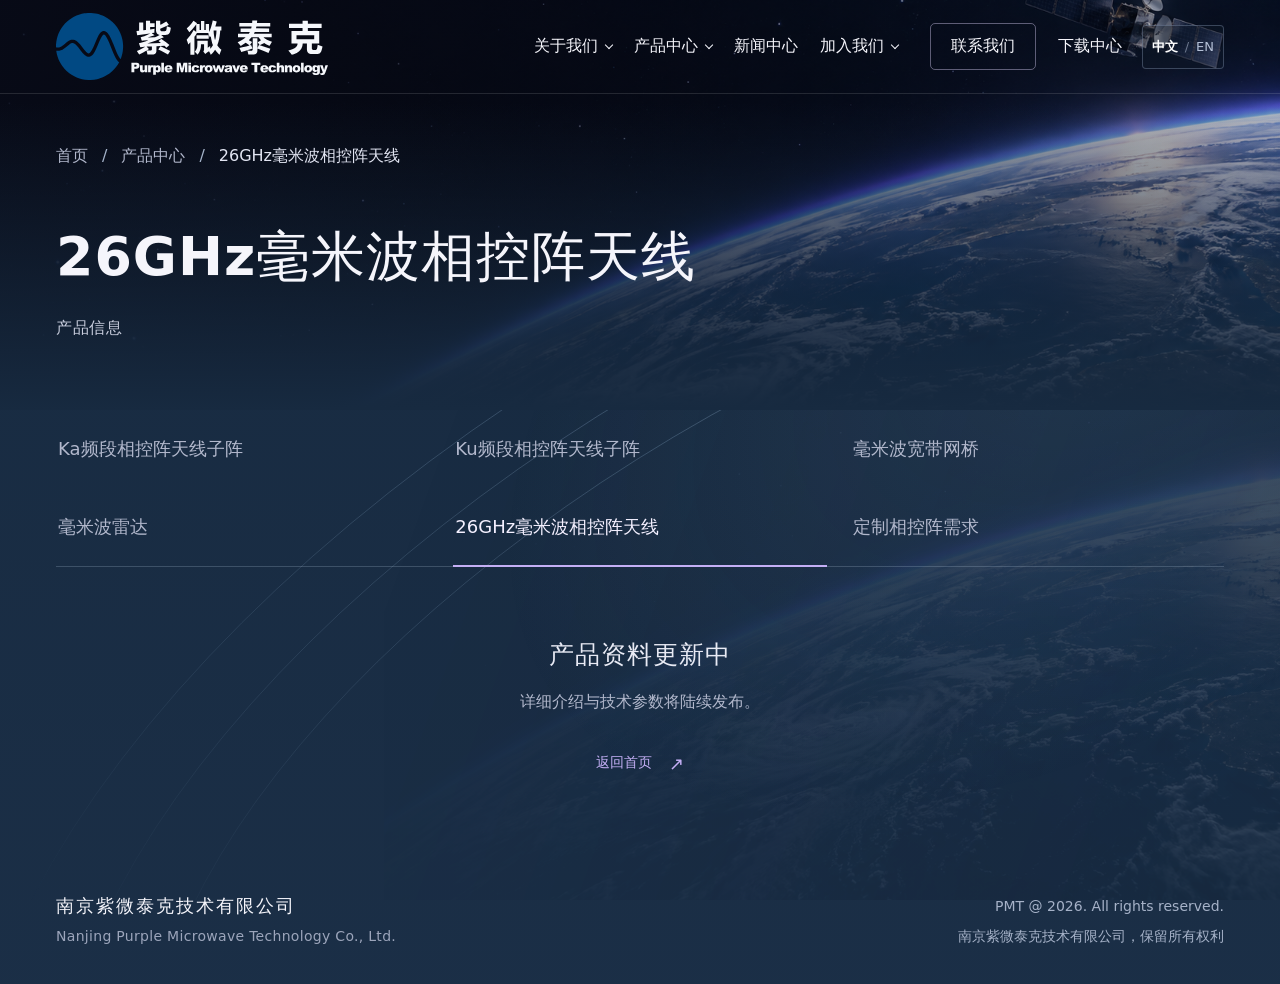
<file: products-26ghz.html>
<!doctype html>
<html lang="zh-CN">
<head>
  <meta charset="UTF-8">
  <meta name="viewport" content="width=device-width, initial-scale=1">
  <meta name="theme-color" content="#080b18">
  <meta name="description" content="紫微泰克26GHz毫米波相控阵天线产品资料。详细介绍与技术参数将陆续发布。">
  <title>26GHz毫米波相控阵天线｜产品中心｜紫微泰克 Purple Microwave Technology</title>
  <link rel="icon" type="image/svg+xml" href="data:image/svg+xml,%3Csvg xmlns='http://www.w3.org/2000/svg' viewBox='0 0 64 64'%3E%3Ccircle cx='32' cy='32' r='31' fill='%23095180'/%3E%3Cpath d='M3 36C13 16 19 52 28 35S39 8 47 28S57 49 62 36' fill='none' stroke='white' stroke-width='4' stroke-linecap='round'/%3E%3C/svg%3E">
  <link rel="stylesheet" href="styles.css">
  <link rel="stylesheet" href="sections.css">
  <link rel="stylesheet" href="products.css">
  <link rel="stylesheet" href="atmosphere.css">
  <link rel="stylesheet" href="navigation.css">
  <link rel="stylesheet" href="about.css">
  <link rel="stylesheet" href="products-pages.css">
  <script src="main.js" defer></script>
  <link rel="stylesheet" href="footer.css">
  <link rel="stylesheet" href="i18n.css">
  <script src="i18n-en.js" defer></script>
  <script src="i18n.js" defer></script>
  <link rel="stylesheet" href="interior-surfaces.css">
  <link rel="stylesheet" href="motion-backgrounds.css">
  <link rel="stylesheet" href="reveal.css">
  <script src="reveal.js" defer></script>
</head>
<body class="about-page product-page">
  <a class="skip-link" href="#main">跳转到正文</a>
  <header class="header">
    <a class="brand official-brand" href="index.html" aria-label="紫微泰克，返回首页"><img src="assets/logo-header.svg" width="6661" height="1644" alt="紫微泰克 Purple Microwave Technology"></a>
    <button class="language-toggle" type="button" data-i18n-ignore aria-label="Switch to English" aria-pressed="false" hidden><span lang="zh-CN">中文</span><span class="language-divider" aria-hidden="true">/</span><span lang="en">EN</span></button>
    <button class="menu-toggle" aria-controls="navigation" aria-expanded="false" aria-label="打开导航菜单"><span></span><span></span></button>
    <nav id="navigation" aria-label="主导航">
      <div class="nav-dropdown">
        <button class="nav-dropdown-toggle" type="button" aria-expanded="false" aria-controls="about-menu">关于我们<span class="nav-chevron" aria-hidden="true"></span></button>
        <div class="nav-submenu" id="about-menu" hidden>
          <a href="company-profile.html">公司简介</a>
          <a href="honors.html">荣誉资质</a>
          <a href="company-culture.html">公司文化</a>
        </div>
      </div>
      <div class="nav-dropdown">
        <button class="nav-dropdown-toggle" type="button" aria-expanded="false" aria-controls="products-menu">产品中心<span class="nav-chevron" aria-hidden="true"></span></button>
        <div class="nav-submenu nav-submenu-products" id="products-menu" hidden>
          <a href="products-ka.html">Ka频段相控阵天线子阵</a>
          <a href="products-ku.html">Ku频段相控阵天线子阵</a>
          <a href="products-bridge.html">毫米波宽带网桥</a>
          <a href="products-radar.html">毫米波雷达</a>
          <a href="products-26ghz.html" aria-current="page">26GHz毫米波相控阵天线</a>
          <a href="custom-array.html">定制相控阵需求</a>
        </div>
      </div>
      <a href="news.html">新闻中心</a>
      <div class="nav-dropdown"><button class="nav-dropdown-toggle" type="button" aria-expanded="false" aria-controls="careers-menu">加入我们<span class="nav-chevron" aria-hidden="true"></span></button><div class="nav-submenu" id="careers-menu" hidden><a href="social-recruitment.html">社会招聘</a><a href="campus-recruitment.html">校园招聘</a></div></div>
      <a class="nav-feature" href="contact.html">联系我们</a>
      <a href="downloads.html">下载中心</a>
    </nav>
  </header>
  <main id="main">
    <section class="about-hero" aria-labelledby="about-title">
      <div class="wrap">
        <nav class="about-breadcrumb" aria-label="面包屑导航">
          <ol><li><a href="index.html">首页</a></li><li><a href="index.html#products">产品中心</a></li><li aria-current="page">26GHz毫米波相控阵天线</li></ol>
        </nav>
        <h1 id="about-title">26GHz毫米波相控阵天线</h1>
        <p class="about-intro">产品信息</p>
      </div>
    </section>
    <div class="about-content wrap">
      <nav class="about-tabs product-tabs" aria-label="产品类别">
        <a href="products-ka.html">Ka频段相控阵天线子阵</a>
        <a href="products-ku.html">Ku频段相控阵天线子阵</a>
        <a href="products-bridge.html">毫米波宽带网桥</a>
        <a href="products-radar.html">毫米波雷达</a>
        <a href="products-26ghz.html" aria-current="page">26GHz毫米波相控阵天线</a>
        <a href="custom-array.html">定制相控阵需求</a>
      </nav>
      <section class="about-empty" aria-labelledby="product-status">
        <h2 id="product-status">产品资料更新中</h2>
        <p>详细介绍与技术参数将陆续发布。</p>
        <a class="about-home" href="index.html">返回首页 <span aria-hidden="true">↗</span></a>
      </section>
    </div>
  </main>
  <footer class="footer wrap"><div><a class="footer-brand" href="index.html">南京紫微泰克技术有限公司</a><p class="footer-english">Nanjing Purple Microwave Technology Co., Ltd.</p></div><small class="footer-copyright"><span lang="en">PMT @ <span id="year">2026</span>. All rights reserved.</span><span>南京紫微泰克技术有限公司，保留所有权利</span></small></footer>
</body>
</html>
</file>
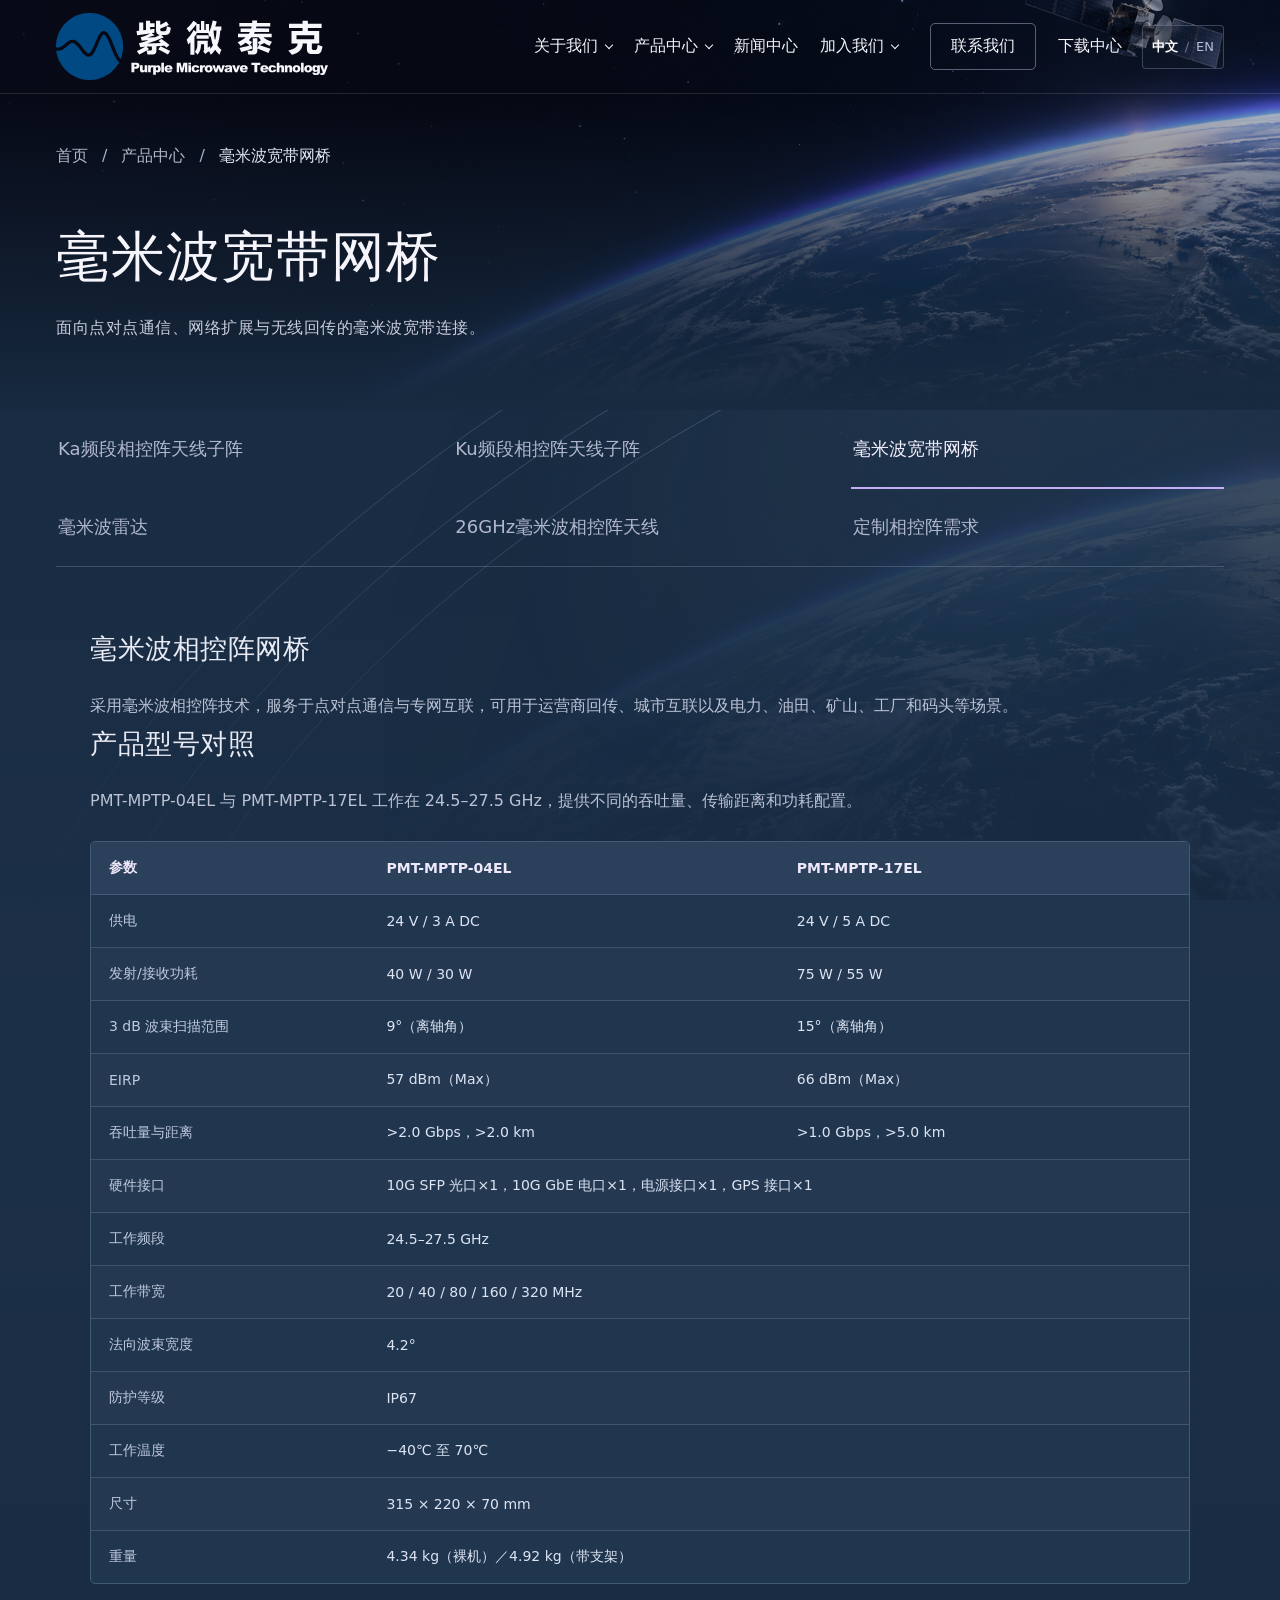
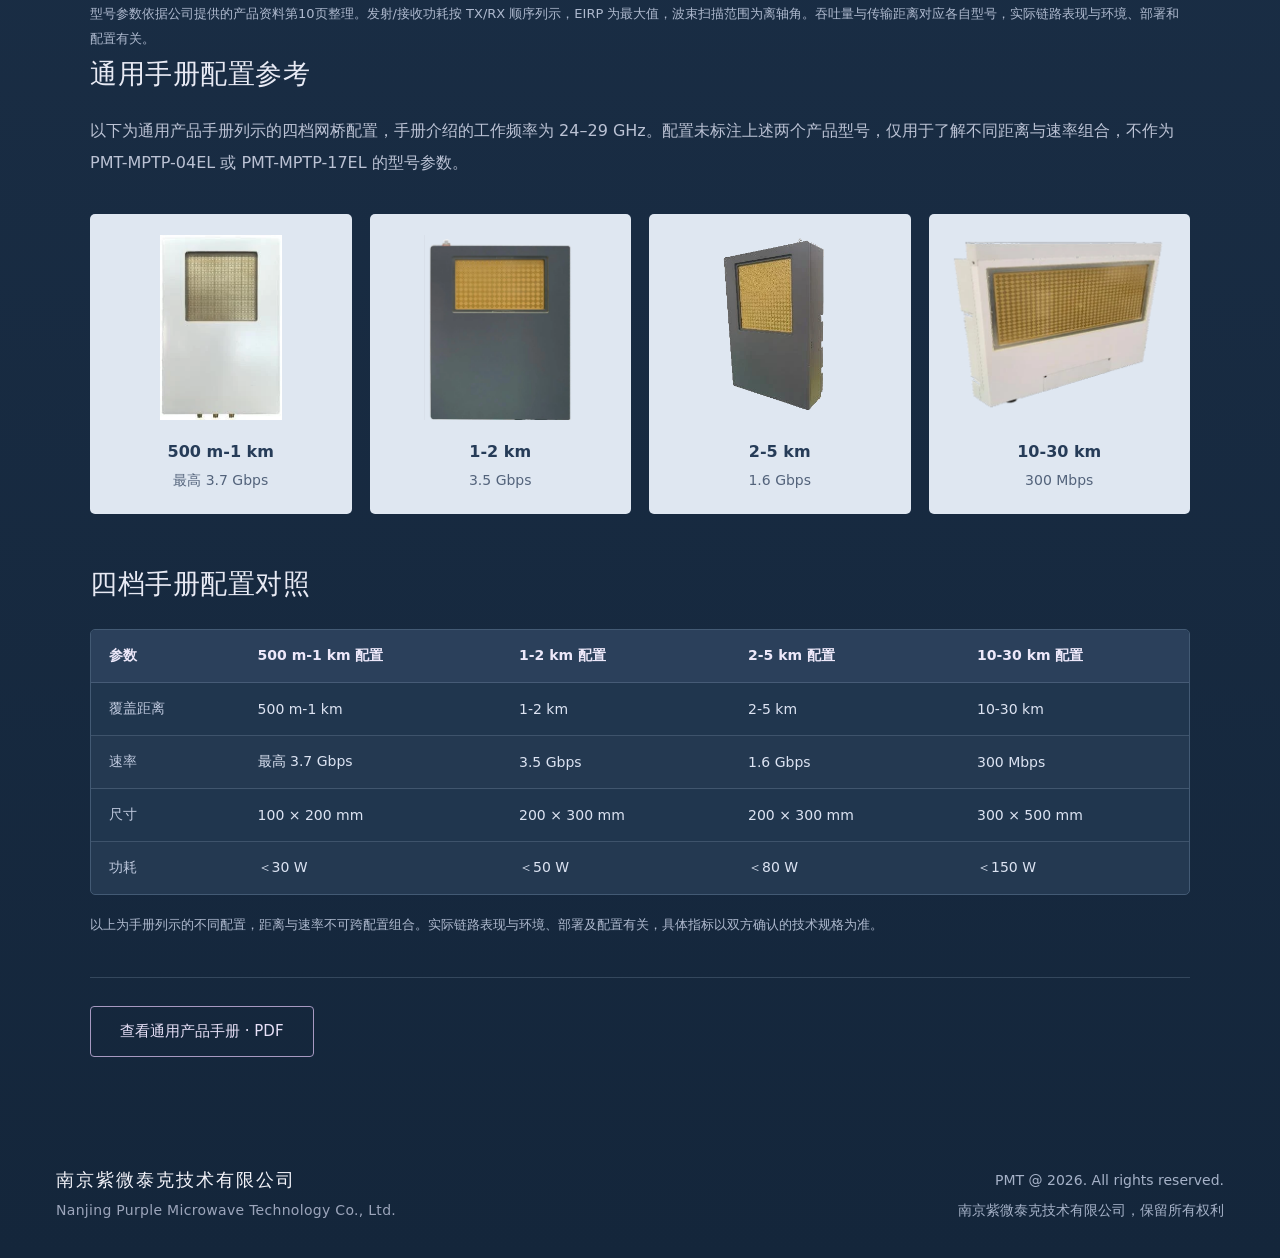
<file: products-bridge.html>
<!doctype html>
<html lang="zh-CN">
<head>
  <meta charset="UTF-8">
  <meta name="viewport" content="width=device-width, initial-scale=1">
  <meta name="theme-color" content="#080b18">
  <meta name="description" content="了解紫微泰克 PMT-MPTP-04EL、PMT-MPTP-17EL 毫米波宽带网桥的频段、吞吐量、距离与功耗，并查看通用手册配置参考。">
  <title>毫米波宽带网桥｜产品中心｜紫微泰克 Purple Microwave Technology</title>
  <link rel="icon" type="image/svg+xml" href="data:image/svg+xml,%3Csvg xmlns='http://www.w3.org/2000/svg' viewBox='0 0 64 64'%3E%3Ccircle cx='32' cy='32' r='31' fill='%23095180'/%3E%3Cpath d='M3 36C13 16 19 52 28 35S39 8 47 28S57 49 62 36' fill='none' stroke='white' stroke-width='4' stroke-linecap='round'/%3E%3C/svg%3E">
  <link rel="stylesheet" href="styles.css">
  <link rel="stylesheet" href="sections.css">
  <link rel="stylesheet" href="products.css">
  <link rel="stylesheet" href="atmosphere.css">
  <link rel="stylesheet" href="navigation.css">
  <link rel="stylesheet" href="about.css">
  <link rel="stylesheet" href="products-pages.css">
  <script src="main.js" defer></script>
  <link rel="stylesheet" href="footer.css">
  <link rel="stylesheet" href="i18n.css">
  <script src="i18n-en.js" defer></script>
  <script src="i18n.js" defer></script>
  <link rel="stylesheet" href="interior-surfaces.css">
  <link rel="stylesheet" href="motion-backgrounds.css">
  <link rel="stylesheet" href="reveal.css">
  <script src="reveal.js" defer></script>
</head>
<body class="about-page product-page">
  <a class="skip-link" href="#main">跳转到正文</a>
  <header class="header">
    <a class="brand official-brand" href="index.html" aria-label="紫微泰克，返回首页"><img src="assets/logo-header.svg" width="6661" height="1644" alt="紫微泰克 Purple Microwave Technology"></a>
    <button class="language-toggle" type="button" data-i18n-ignore aria-label="Switch to English" aria-pressed="false" hidden><span lang="zh-CN">中文</span><span class="language-divider" aria-hidden="true">/</span><span lang="en">EN</span></button>
    <button class="menu-toggle" aria-controls="navigation" aria-expanded="false" aria-label="打开导航菜单"><span></span><span></span></button>
    <nav id="navigation" aria-label="主导航">
      <div class="nav-dropdown">
        <button class="nav-dropdown-toggle" type="button" aria-expanded="false" aria-controls="about-menu">关于我们<span class="nav-chevron" aria-hidden="true"></span></button>
        <div class="nav-submenu" id="about-menu" hidden>
          <a href="company-profile.html">公司简介</a>
          <a href="honors.html">荣誉资质</a>
          <a href="company-culture.html">公司文化</a>
        </div>
      </div>
      <div class="nav-dropdown">
        <button class="nav-dropdown-toggle" type="button" aria-expanded="false" aria-controls="products-menu">产品中心<span class="nav-chevron" aria-hidden="true"></span></button>
        <div class="nav-submenu nav-submenu-products" id="products-menu" hidden>
          <a href="products-ka.html">Ka频段相控阵天线子阵</a>
          <a href="products-ku.html">Ku频段相控阵天线子阵</a>
          <a href="products-bridge.html" aria-current="page">毫米波宽带网桥</a>
          <a href="products-radar.html">毫米波雷达</a>
          <a href="products-26ghz.html">26GHz毫米波相控阵天线</a>
          <a href="custom-array.html">定制相控阵需求</a>
        </div>
      </div>
      <a href="news.html">新闻中心</a>
      <div class="nav-dropdown"><button class="nav-dropdown-toggle" type="button" aria-expanded="false" aria-controls="careers-menu">加入我们<span class="nav-chevron" aria-hidden="true"></span></button><div class="nav-submenu" id="careers-menu" hidden><a href="social-recruitment.html">社会招聘</a><a href="campus-recruitment.html">校园招聘</a></div></div>
      <a class="nav-feature" href="contact.html">联系我们</a>
      <a href="downloads.html">下载中心</a>
    </nav>
  </header>
  <main id="main">
    <section class="about-hero" aria-labelledby="about-title">
      <div class="wrap">
        <nav class="about-breadcrumb" aria-label="面包屑导航">
          <ol><li><a href="index.html">首页</a></li><li><a href="index.html#products">产品中心</a></li><li aria-current="page">毫米波宽带网桥</li></ol>
        </nav>
        <h1 id="about-title">毫米波宽带网桥</h1>
        <p class="about-intro">面向点对点通信、网络扩展与无线回传的毫米波宽带连接。</p>
      </div>
    </section>
    <div class="about-content wrap">
      <nav class="about-tabs product-tabs" aria-label="产品类别">
        <a href="products-ka.html">Ka频段相控阵天线子阵</a>
        <a href="products-ku.html">Ku频段相控阵天线子阵</a>
        <a href="products-bridge.html" aria-current="page">毫米波宽带网桥</a>
        <a href="products-radar.html">毫米波雷达</a>
        <a href="products-26ghz.html">26GHz毫米波相控阵天线</a>
        <a href="custom-array.html">定制相控阵需求</a>
      </nav>
      <article class="about-article product-article" aria-label="毫米波宽带网桥产品介绍">
        <section class="about-section" aria-labelledby="bridge-overview">
          <h2 id="bridge-overview">毫米波相控阵网桥</h2>
          <p>采用毫米波相控阵技术，服务于点对点通信与专网互联，可用于运营商回传、城市互联以及电力、油田、矿山、工厂和码头等场景。</p>
        </section>
        <section class="product-specs" aria-labelledby="bridge-models">
          <h2 id="bridge-models">产品型号对照</h2>
          <p>PMT-MPTP-04EL 与 PMT-MPTP-17EL 工作在 24.5–27.5 GHz，提供不同的吞吐量、传输距离和功耗配置。</p>
          <div class="product-spec-scroll" tabindex="0" role="region" aria-label="网桥型号参数对照表，可横向滚动">
            <table>
              <caption class="visually-hidden">PMT-MPTP-04EL 与 PMT-MPTP-17EL 参数对照，依据公司提供的产品资料第10页</caption>
              <thead><tr><th scope="col">参数</th><th scope="col">PMT-MPTP-04EL</th><th scope="col">PMT-MPTP-17EL</th></tr></thead>
              <tbody>
                <tr><th scope="row">供电</th><td>24 V / 3 A DC</td><td>24 V / 5 A DC</td></tr>
                <tr><th scope="row">发射/接收功耗</th><td>40 W / 30 W</td><td>75 W / 55 W</td></tr>
                <tr><th scope="row">3 dB 波束扫描范围</th><td>9°（离轴角）</td><td>15°（离轴角）</td></tr>
                <tr><th scope="row">EIRP</th><td>57 dBm（Max）</td><td>66 dBm（Max）</td></tr>
                <tr><th scope="row">吞吐量与距离</th><td>&gt;2.0 Gbps，&gt;2.0 km</td><td>&gt;1.0 Gbps，&gt;5.0 km</td></tr>
                <tr><th scope="row">硬件接口</th><td colspan="2">10G SFP 光口×1，10G GbE 电口×1，电源接口×1，GPS 接口×1</td></tr>
                <tr><th scope="row">工作频段</th><td colspan="2">24.5–27.5 GHz</td></tr>
                <tr><th scope="row">工作带宽</th><td colspan="2">20 / 40 / 80 / 160 / 320 MHz</td></tr>
                <tr><th scope="row">法向波束宽度</th><td colspan="2">4.2°</td></tr>
                <tr><th scope="row">防护等级</th><td colspan="2">IP67</td></tr>
                <tr><th scope="row">工作温度</th><td colspan="2">−40℃ 至 70℃</td></tr>
                <tr><th scope="row">尺寸</th><td colspan="2">315 × 220 × 70 mm</td></tr>
                <tr><th scope="row">重量</th><td colspan="2">4.34 kg（裸机）／4.92 kg（带支架）</td></tr>
              </tbody>
            </table>
          </div>
          <p class="product-spec-note">型号参数依据公司提供的产品资料第10页整理。发射/接收功耗按 TX/RX 顺序列示，EIRP 为最大值，波束扫描范围为离轴角。吞吐量与传输距离对应各自型号，实际链路表现与环境、部署和配置有关。</p>
        </section>
        <section class="about-section" aria-labelledby="bridge-reference">
          <h2 id="bridge-reference">通用手册配置参考</h2>
          <p>以下为通用产品手册列示的四档网桥配置，手册介绍的工作频率为 24–29 GHz。配置未标注上述两个产品型号，仅用于了解不同距离与速率组合，不作为 PMT-MPTP-04EL 或 PMT-MPTP-17EL 的型号参数。</p>
        </section>
        <div class="product-bridge-gallery" aria-label="毫米波网桥四档配置实物">
          <figure class="product-figure"><img src="assets/bridge-compact.webp" width="194" height="294" alt="覆盖500米至1公里的网桥配置" loading="lazy"><figcaption><strong>500 m-1 km</strong><span>最高 3.7 Gbps</span></figcaption></figure>
          <figure class="product-figure"><img src="assets/bridge-standard.webp" width="623" height="760" alt="覆盖1至2公里的网桥配置" loading="lazy"><figcaption><strong>1-2 km</strong><span>3.5 Gbps</span></figcaption></figure>
          <figure class="product-figure"><img src="assets/bridge-medium.webp" width="236" height="358" alt="覆盖2至5公里的网桥配置" loading="lazy"><figcaption><strong>2-5 km</strong><span>1.6 Gbps</span></figcaption></figure>
          <figure class="product-figure"><img src="assets/bridge-long.webp" width="466" height="378" alt="覆盖10至30公里的网桥配置" loading="lazy"><figcaption><strong>10-30 km</strong><span>300 Mbps</span></figcaption></figure>
        </div>
        <section class="product-specs" aria-labelledby="bridge-configurations">
          <h2 id="bridge-configurations">四档手册配置对照</h2>
          <div class="product-spec-scroll" tabindex="0" role="region" aria-label="网桥参数表，可横向滚动">
            <table>
              <caption class="visually-hidden">四档毫米波相控阵网桥的覆盖、速率、尺寸与功耗，来自产品手册第3页</caption>
              <thead><tr><th scope="col">参数</th><th scope="col">500 m-1 km 配置</th><th scope="col">1-2 km 配置</th><th scope="col">2-5 km 配置</th><th scope="col">10-30 km 配置</th></tr></thead>
              <tbody>
                <tr><th scope="row">覆盖距离</th><td>500 m-1 km</td><td>1-2 km</td><td>2-5 km</td><td>10-30 km</td></tr>
                <tr><th scope="row">速率</th><td>最高 3.7 Gbps</td><td>3.5 Gbps</td><td>1.6 Gbps</td><td>300 Mbps</td></tr>
                <tr><th scope="row">尺寸</th><td>100 × 200 mm</td><td>200 × 300 mm</td><td>200 × 300 mm</td><td>300 × 500 mm</td></tr>
                <tr><th scope="row">功耗</th><td>＜30 W</td><td>＜50 W</td><td>＜80 W</td><td>＜150 W</td></tr>
              </tbody>
            </table>
          </div>
          <p class="product-spec-note">以上为手册列示的不同配置，距离与速率不可跨配置组合。实际链路表现与环境、部署及配置有关，具体指标以双方确认的技术规格为准。</p>
        </section>
        <div class="product-actions"><a class="button secondary" href="assets/purple-microwave-products.pdf" target="_blank" rel="noopener">查看通用产品手册 · PDF</a></div>
      </article>
    </div>
  </main>
  <footer class="footer wrap"><div><a class="footer-brand" href="index.html">南京紫微泰克技术有限公司</a><p class="footer-english">Nanjing Purple Microwave Technology Co., Ltd.</p></div><small class="footer-copyright"><span lang="en">PMT @ <span id="year">2026</span>. All rights reserved.</span><span>南京紫微泰克技术有限公司，保留所有权利</span></small></footer>
</body>
</html>
</file>
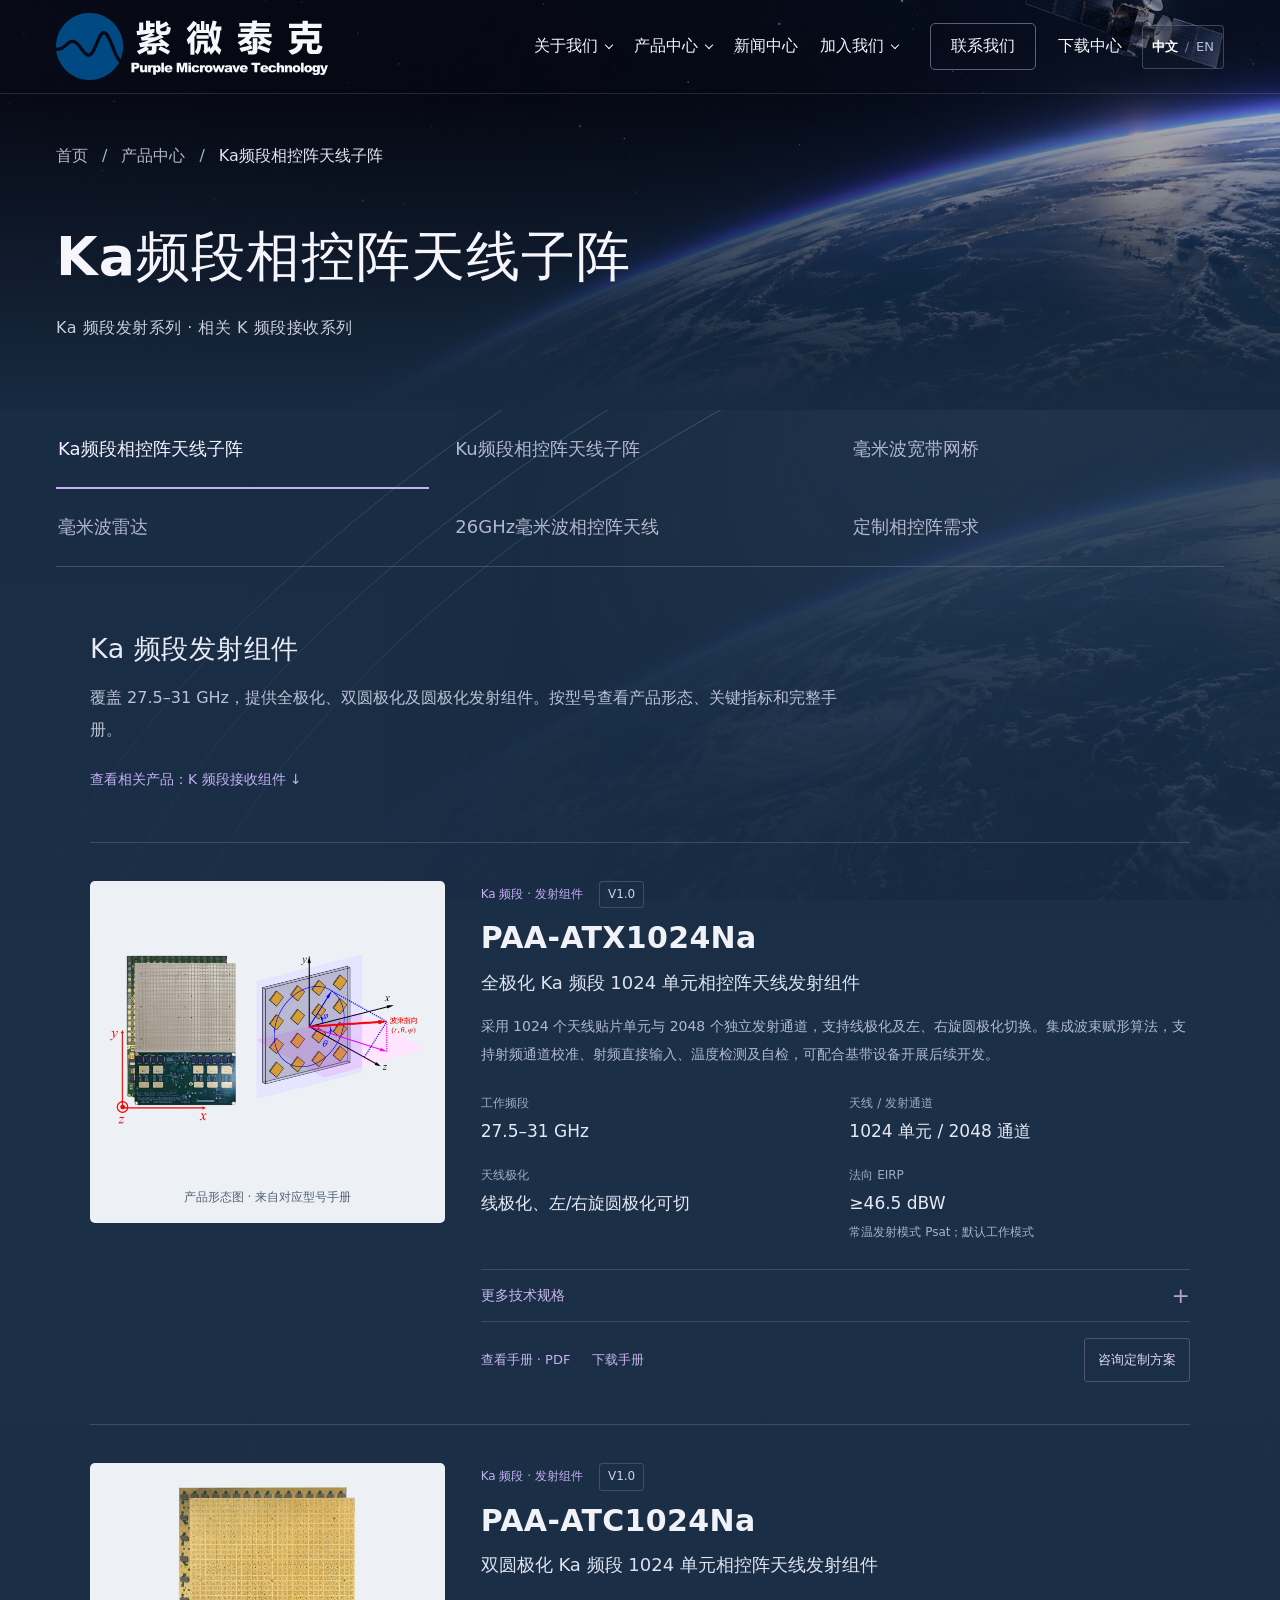
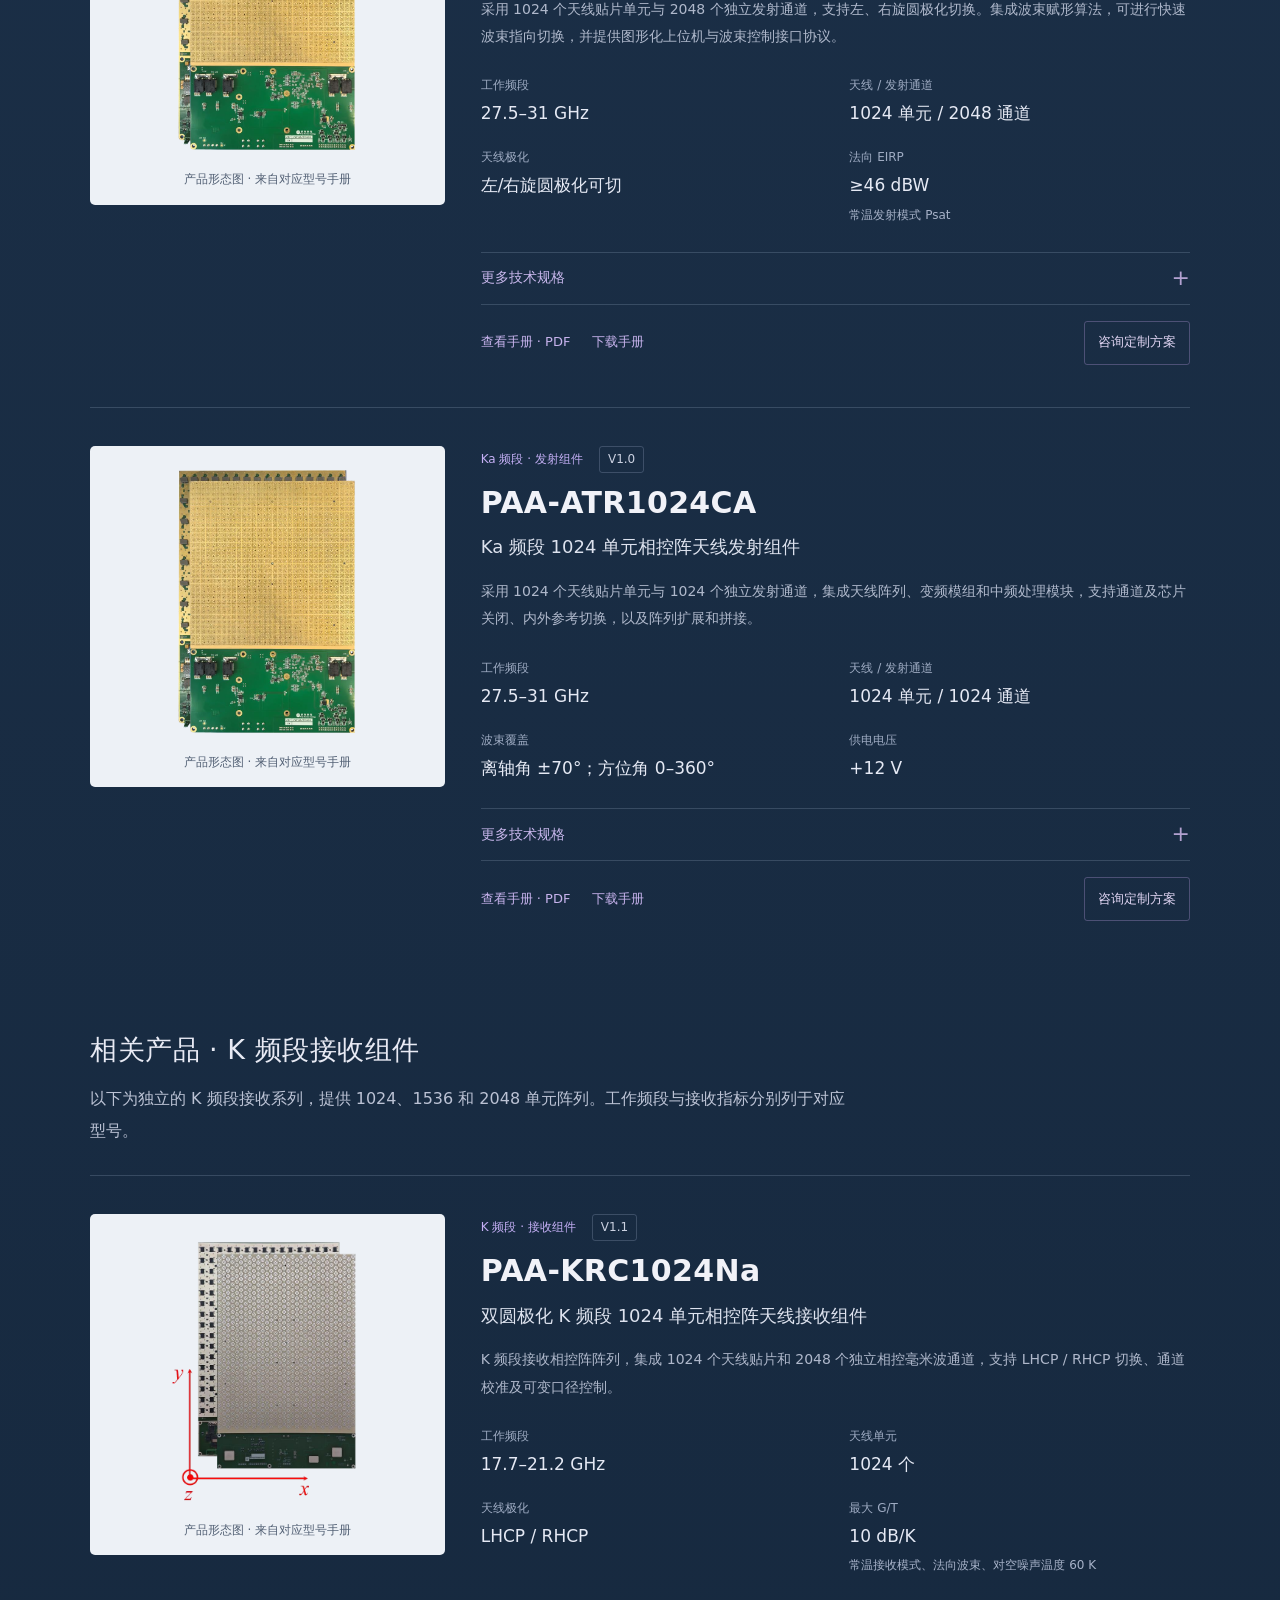
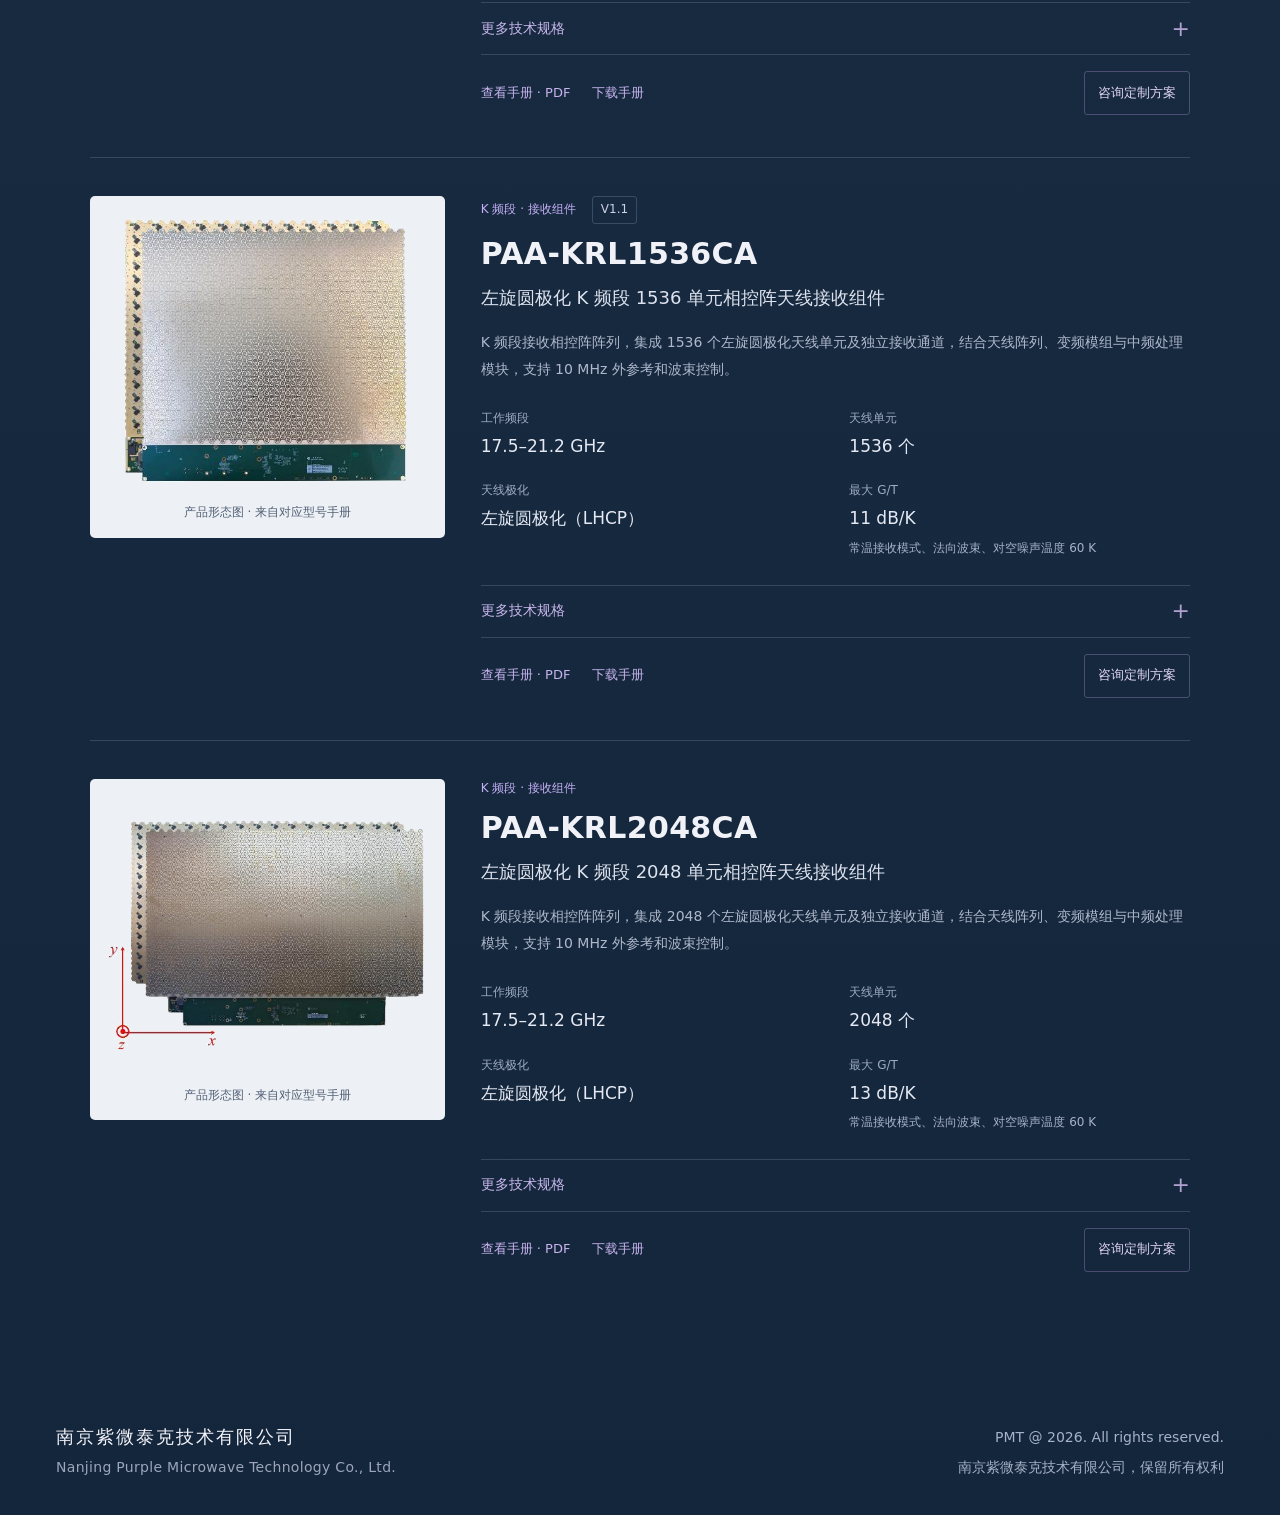
<file: products-ka.html>
<!doctype html>
<html lang="zh-CN">
<head>
  <meta charset="UTF-8">
  <meta name="viewport" content="width=device-width, initial-scale=1">
  <meta name="theme-color" content="#080b18">
  <meta name="description" content="紫微泰克 Ka 频段相控阵天线发射组件及相关 K 频段接收系列，提供按型号分类的产品形态、技术规格与产品手册。">
  <title>Ka频段相控阵天线子阵｜产品中心｜紫微泰克 Purple Microwave Technology</title>
  <link rel="icon" type="image/svg+xml" href="data:image/svg+xml,%3Csvg xmlns='http://www.w3.org/2000/svg' viewBox='0 0 64 64'%3E%3Ccircle cx='32' cy='32' r='31' fill='%23095180'/%3E%3Cpath d='M3 36C13 16 19 52 28 35S39 8 47 28S57 49 62 36' fill='none' stroke='white' stroke-width='4' stroke-linecap='round'/%3E%3C/svg%3E">
  <link rel="stylesheet" href="styles.css">
  <link rel="stylesheet" href="sections.css">
  <link rel="stylesheet" href="products.css">
  <link rel="stylesheet" href="atmosphere.css">
  <link rel="stylesheet" href="navigation.css">
  <link rel="stylesheet" href="about.css">
  <link rel="stylesheet" href="products-pages.css">
  <link rel="stylesheet" href="catalog.css">
  <script src="main.js" defer></script>
  <link rel="stylesheet" href="footer.css">
  <link rel="stylesheet" href="i18n.css">
  <script src="i18n-en.js" defer></script>
  <script src="i18n.js" defer></script>
  <link rel="stylesheet" href="interior-surfaces.css">
  <link rel="stylesheet" href="motion-backgrounds.css">
  <link rel="stylesheet" href="reveal.css">
  <script src="reveal.js" defer></script>
</head>
<body class="about-page product-page">
  <a class="skip-link" href="#main">跳转到正文</a>
  <header class="header">
    <a class="brand official-brand" href="index.html" aria-label="紫微泰克，返回首页"><img src="assets/logo-header.svg" width="6661" height="1644" alt="紫微泰克 Purple Microwave Technology"></a>
    <button class="language-toggle" type="button" data-i18n-ignore aria-label="Switch to English" aria-pressed="false" hidden><span lang="zh-CN">中文</span><span class="language-divider" aria-hidden="true">/</span><span lang="en">EN</span></button>
    <button class="menu-toggle" aria-controls="navigation" aria-expanded="false" aria-label="打开导航菜单"><span></span><span></span></button>
    <nav id="navigation" aria-label="主导航">
      <div class="nav-dropdown">
        <button class="nav-dropdown-toggle" type="button" aria-expanded="false" aria-controls="about-menu">关于我们<span class="nav-chevron" aria-hidden="true"></span></button>
        <div class="nav-submenu" id="about-menu" hidden>
          <a href="company-profile.html">公司简介</a>
          <a href="honors.html">荣誉资质</a>
          <a href="company-culture.html">公司文化</a>
        </div>
      </div>
      <div class="nav-dropdown">
        <button class="nav-dropdown-toggle" type="button" aria-expanded="false" aria-controls="products-menu">产品中心<span class="nav-chevron" aria-hidden="true"></span></button>
        <div class="nav-submenu nav-submenu-products" id="products-menu" hidden>
          <a href="products-ka.html" aria-current="page">Ka频段相控阵天线子阵</a>
          <a href="products-ku.html">Ku频段相控阵天线子阵</a>
          <a href="products-bridge.html">毫米波宽带网桥</a>
          <a href="products-radar.html">毫米波雷达</a>
          <a href="products-26ghz.html">26GHz毫米波相控阵天线</a>
          <a href="custom-array.html">定制相控阵需求</a>
        </div>
      </div>
      <a href="news.html">新闻中心</a>
      <div class="nav-dropdown"><button class="nav-dropdown-toggle" type="button" aria-expanded="false" aria-controls="careers-menu">加入我们<span class="nav-chevron" aria-hidden="true"></span></button><div class="nav-submenu" id="careers-menu" hidden><a href="social-recruitment.html">社会招聘</a><a href="campus-recruitment.html">校园招聘</a></div></div>
      <a class="nav-feature" href="contact.html">联系我们</a>
      <a href="downloads.html">下载中心</a>
    </nav>
  </header>
  <main id="main">
    <section class="about-hero" aria-labelledby="about-title">
      <div class="wrap">
        <nav class="about-breadcrumb" aria-label="面包屑导航">
          <ol><li><a href="index.html">首页</a></li><li><a href="index.html#products">产品中心</a></li><li aria-current="page">Ka频段相控阵天线子阵</li></ol>
        </nav>
        <h1 id="about-title">Ka频段相控阵天线子阵</h1>
        <p class="about-intro">Ka 频段发射系列 · 相关 K 频段接收系列</p>
      </div>
    </section>
    <div class="about-content wrap">
      <nav class="about-tabs product-tabs" aria-label="产品类别">
        <a href="products-ka.html" aria-current="page">Ka频段相控阵天线子阵</a>
        <a href="products-ku.html">Ku频段相控阵天线子阵</a>
        <a href="products-bridge.html">毫米波宽带网桥</a>
        <a href="products-radar.html">毫米波雷达</a>
        <a href="products-26ghz.html">26GHz毫米波相控阵天线</a>
        <a href="custom-array.html">定制相控阵需求</a>
      </nav>
      <article class="about-article product-article catalog" aria-label="Ka频段产品目录">
        <div class="catalog-intro"><h2>Ka 频段发射组件</h2><p>覆盖 27.5–31 GHz，提供全极化、双圆极化及圆极化发射组件。按型号查看产品形态、关键指标和完整手册。</p><a class="catalog-jump" href="#related-k">查看相关产品：K 频段接收组件 ↓</a></div>
        <section class="catalog-row" id="paa-atx1024na" aria-labelledby="paa-atx1024na-title">
          <figure class="catalog-visual"><img src="assets/product-manuals/paa-atx1024na-product.png" width="1266" height="702" alt="PAA-ATX1024Na 产品形态图 · 来自对应型号手册" loading="lazy" decoding="async"><figcaption>产品形态图 · 来自对应型号手册</figcaption></figure>
          <div class="catalog-copy">
            <div class="catalog-meta"><span>Ka 频段 · 发射组件</span><span class="catalog-status">V1.0</span></div>
            <h3 id="paa-atx1024na-title">PAA-ATX1024Na</h3>
            <p class="catalog-name">全极化 Ka 频段 1024 单元相控阵天线发射组件</p>
            <p class="catalog-description">采用 1024 个天线贴片单元与 2048 个独立发射通道，支持线极化及左、右旋圆极化切换。集成波束赋形算法，支持射频通道校准、射频直接输入、温度检测及自检，可配合基带设备开展后续开发。</p>
            <dl class="catalog-highlights">
              <div><dt>工作频段</dt><dd>27.5–31 GHz</dd></div><div><dt>天线 / 发射通道</dt><dd>1024 单元 / 2048 通道</dd></div><div><dt>天线极化</dt><dd>线极化、左/右旋圆极化可切</dd></div><div><dt>法向 EIRP</dt><dd>≥46.5 dBW<small class="catalog-condition">常温发射模式 Psat；默认工作模式</small></dd></div>
            </dl>
            <details class="catalog-details"><summary>更多技术规格</summary><dl class="catalog-specs">
              <div><dt>频谱带宽</dt><dd>大于 1 GHz</dd></div><div><dt>波束</dt><dd>单波束，单路数据流</dd></div><div><dt>波束覆盖</dt><dd>离轴角 ±60°；方位角 0–360°</dd></div><div><dt>波束切换时间</dt><dd>＜60 μs<small class="catalog-condition">实时波束赋形计算，精度到 0.1°</small></dd></div><div><dt>供电电压</dt><dd>+24 V</dd></div><div><dt>饱和发射功耗</dt><dd>最小 200 W；典型 240 W；最大 300 W<small class="catalog-condition">供电与控制电平表，发射模式</small></dd></div><div><dt>建议工作温度</dt><dd>−40℃–+70℃</dd></div><div><dt>尺寸</dt><dd>157 × 256 × 13 mm</dd></div><div><dt>重量</dt><dd>430 g</dd></div><div><dt>控制协议</dt><dd>RS422、SPI</dd></div><div><dt>射频输入接口</dt><dd>2.92K</dd></div>
            </dl></details>
            <div class="catalog-actions">
              <a href="assets/product-manuals/paa-atx1024na.pdf" target="_blank" rel="noopener" aria-label="查看 PAA-ATX1024Na 产品手册（新窗口打开）">查看手册 · PDF</a>
              <a href="assets/product-manuals/paa-atx1024na.pdf" download aria-label="下载 PAA-ATX1024Na 产品手册">下载手册</a>
              <a class="catalog-consult" href="custom-array.html">咨询定制方案</a>
            </div>
          </div>
        </section>
        <section class="catalog-row" id="paa-atc1024na" aria-labelledby="paa-atc1024na-title">
          <figure class="catalog-visual"><img src="assets/product-manuals/paa-atc1024na-product.png" width="597" height="879" alt="PAA-ATC1024Na 产品形态图 · 来自对应型号手册" loading="lazy" decoding="async"><figcaption>产品形态图 · 来自对应型号手册</figcaption></figure>
          <div class="catalog-copy">
            <div class="catalog-meta"><span>Ka 频段 · 发射组件</span><span class="catalog-status">V1.0</span></div>
            <h3 id="paa-atc1024na-title">PAA-ATC1024Na</h3>
            <p class="catalog-name">双圆极化 Ka 频段 1024 单元相控阵天线发射组件</p>
            <p class="catalog-description">采用 1024 个天线贴片单元与 2048 个独立发射通道，支持左、右旋圆极化切换。集成波束赋形算法，可进行快速波束指向切换，并提供图形化上位机与波束控制接口协议。</p>
            <dl class="catalog-highlights">
              <div><dt>工作频段</dt><dd>27.5–31 GHz</dd></div><div><dt>天线 / 发射通道</dt><dd>1024 单元 / 2048 通道</dd></div><div><dt>天线极化</dt><dd>左/右旋圆极化可切</dd></div><div><dt>法向 EIRP</dt><dd>≥46 dBW<small class="catalog-condition">常温发射模式 Psat</small></dd></div>
            </dl>
            <details class="catalog-details"><summary>更多技术规格</summary><dl class="catalog-specs">
              <div><dt>频谱带宽</dt><dd>大于 1 GHz</dd></div><div><dt>波束</dt><dd>单波束，单路数据流</dd></div><div><dt>波束覆盖</dt><dd>离轴角 ±60°；方位角 0–360°</dd></div><div><dt>波束切换时间</dt><dd>＜60 μs<small class="catalog-condition">实时波束赋形计算，精度到 0.1°</small></dd></div><div><dt>供电电压</dt><dd>+24 V</dd></div><div><dt>饱和发射功耗</dt><dd>最小 68 W；典型 145 W；最大 340 W<small class="catalog-condition">供电与控制电平表，发射模式</small></dd></div><div><dt>建议工作温度</dt><dd>−40℃–+70℃</dd></div><div><dt>尺寸</dt><dd>256 × 157 × 13 mm</dd></div><div><dt>重量</dt><dd>410 g</dd></div><div><dt>控制协议</dt><dd>RS422、SPI</dd></div><div><dt>射频输入接口</dt><dd>2.92K</dd></div>
            </dl></details>
            <div class="catalog-actions">
              <a href="assets/product-manuals/paa-atc1024na.pdf" target="_blank" rel="noopener" aria-label="查看 PAA-ATC1024Na 产品手册（新窗口打开）">查看手册 · PDF</a>
              <a href="assets/product-manuals/paa-atc1024na.pdf" download aria-label="下载 PAA-ATC1024Na 产品手册">下载手册</a>
              <a class="catalog-consult" href="custom-array.html">咨询定制方案</a>
            </div>
          </div>
        </section>
        <section class="catalog-row" id="paa-atr1024ca" aria-labelledby="paa-atr1024ca-title">
          <figure class="catalog-visual"><img src="assets/product-manuals/paa-atr1024ca-product.png" width="597" height="879" alt="PAA-ATR1024CA 产品形态图 · 来自对应型号手册" loading="lazy" decoding="async"><figcaption>产品形态图 · 来自对应型号手册</figcaption></figure>
          <div class="catalog-copy">
            <div class="catalog-meta"><span>Ka 频段 · 发射组件</span><span class="catalog-status">V1.0</span></div>
            <h3 id="paa-atr1024ca-title">PAA-ATR1024CA</h3>
            <p class="catalog-name">Ka 频段 1024 单元相控阵天线发射组件</p>
            <p class="catalog-description">采用 1024 个天线贴片单元与 1024 个独立发射通道，集成天线阵列、变频模组和中频处理模块，支持通道及芯片关闭、内外参考切换，以及阵列扩展和拼接。</p>
            <dl class="catalog-highlights">
              <div><dt>工作频段</dt><dd>27.5–31 GHz</dd></div><div><dt>天线 / 发射通道</dt><dd>1024 单元 / 1024 通道</dd></div><div><dt>波束覆盖</dt><dd>离轴角 ±70°；方位角 0–360°</dd></div><div><dt>供电电压</dt><dd>+12 V</dd></div>
            </dl>
            <details class="catalog-details"><summary>更多技术规格</summary><dl class="catalog-specs">
              <div><dt>频谱带宽</dt><dd>大于 1 GHz</dd></div><div><dt>天线极化</dt><dd>圆极化</dd></div><div><dt>波束</dt><dd>单波束，单路数据流</dd></div><div><dt>波束切换时间</dt><dd>＜60 μs<small class="catalog-condition">实时波束赋形计算，精度到 0.1°</small></dd></div><div><dt>外参考输入频率</dt><dd>10 MHz<small class="catalog-condition">外参考工作模式，典型值</small></dd></div><div><dt>建议工作温度</dt><dd>−40℃–+70℃</dd></div><div><dt>重量</dt><dd>380 g</dd></div><div><dt>控制协议</dt><dd>RS422、UDP、SPI</dd></div><div><dt>法向半功率波束宽度</dt><dd>3.5°<small class="catalog-condition">典型值</small></dd></div>
            </dl></details>
            <div class="catalog-actions">
              <a href="assets/product-manuals/paa-atr1024ca.pdf" target="_blank" rel="noopener" aria-label="查看 PAA-ATR1024CA 产品手册（新窗口打开）">查看手册 · PDF</a>
              <a href="assets/product-manuals/paa-atr1024ca.pdf" download aria-label="下载 PAA-ATR1024CA 产品手册">下载手册</a>
              <a class="catalog-consult" href="custom-array.html">咨询定制方案</a>
            </div>
          </div>
        </section>
        <section class="catalog-related" id="related-k" aria-labelledby="related-k-title">
          <div class="catalog-intro"><h2 id="related-k-title">相关产品 · K 频段接收组件</h2><p>以下为独立的 K 频段接收系列，提供 1024、1536 和 2048 单元阵列。工作频段与接收指标分别列于对应型号。</p></div>
        <section class="catalog-row" id="paa-krc1024na" aria-labelledby="paa-krc1024na-title">
          <figure class="catalog-visual"><img src="assets/product-manuals/paa-krc1024na-product.png" width="504" height="701" alt="PAA-KRC1024Na 产品形态图 · 来自对应型号手册" loading="lazy" decoding="async"><figcaption>产品形态图 · 来自对应型号手册</figcaption></figure>
          <div class="catalog-copy">
            <div class="catalog-meta"><span>K 频段 · 接收组件</span><span class="catalog-status">V1.1</span></div>
            <h3 id="paa-krc1024na-title">PAA-KRC1024Na</h3>
            <p class="catalog-name">双圆极化 K 频段 1024 单元相控阵天线接收组件</p>
            <p class="catalog-description">K 频段接收相控阵阵列，集成 1024 个天线贴片和 2048 个独立相控毫米波通道，支持 LHCP / RHCP 切换、通道校准及可变口径控制。</p>
            <dl class="catalog-highlights">
              <div><dt>工作频段</dt><dd>17.7–21.2 GHz</dd></div><div><dt>天线单元</dt><dd>1024 个</dd></div><div><dt>天线极化</dt><dd>LHCP / RHCP</dd></div><div><dt>最大 G/T</dt><dd>10 dB/K<small class="catalog-condition">常温接收模式、法向波束、对空噪声温度 60 K</small></dd></div>
            </dl>
            <details class="catalog-details"><summary>更多技术规格</summary><dl class="catalog-specs">
              <div><dt>频谱带宽</dt><dd>&gt; 2 GHz</dd></div><div><dt>接收通道</dt><dd>2048 个</dd></div><div><dt>扫描范围</dt><dd>离轴角 ±70°；方位角 0–360°</dd></div><div><dt>波束切换时间</dt><dd>&lt; 60 μs<small class="catalog-condition">实时波束赋形计算，精度 0.1°</small></dd></div><div><dt>直流供电</dt><dd>+24 V</dd></div><div><dt>建议工作温度</dt><dd>−40 ℃ 至 +70 ℃</dd></div><div><dt>工作功耗</dt><dd>61 W（典型值）</dd></div><div><dt>结构图尺寸</dt><dd>227.2 × 336 × 7.7 mm</dd></div><div><dt>重量</dt><dd>670 g</dd></div><div><dt>控制接口</dt><dd>UART、SPI</dd></div><div><dt>对外控制接头</dt><dd>RS422（JL24-30ZJB）</dd></div><div><dt>射频输出口</dt><dd>2.92K</dd></div>
            </dl></details>
            <div class="catalog-actions">
              <a href="assets/product-manuals/paa-krc1024na.pdf" target="_blank" rel="noopener" aria-label="查看 PAA-KRC1024Na 产品手册（新窗口打开）">查看手册 · PDF</a>
              <a href="assets/product-manuals/paa-krc1024na.pdf" download aria-label="下载 PAA-KRC1024Na 产品手册">下载手册</a>
              <a class="catalog-consult" href="custom-array.html">咨询定制方案</a>
            </div>
          </div>
        </section>
        <section class="catalog-row" id="paa-krl1536ca" aria-labelledby="paa-krl1536ca-title">
          <figure class="catalog-visual"><img src="assets/product-manuals/paa-krl1536ca-product.png" width="409" height="378" alt="PAA-KRL1536CA 产品形态图 · 来自对应型号手册" loading="lazy" decoding="async"><figcaption>产品形态图 · 来自对应型号手册</figcaption></figure>
          <div class="catalog-copy">
            <div class="catalog-meta"><span>K 频段 · 接收组件</span><span class="catalog-status">V1.1</span></div>
            <h3 id="paa-krl1536ca-title">PAA-KRL1536CA</h3>
            <p class="catalog-name">左旋圆极化 K 频段 1536 单元相控阵天线接收组件</p>
            <p class="catalog-description">K 频段接收相控阵阵列，集成 1536 个左旋圆极化天线单元及独立接收通道，结合天线阵列、变频模组与中频处理模块，支持 10 MHz 外参考和波束控制。</p>
            <dl class="catalog-highlights">
              <div><dt>工作频段</dt><dd>17.5–21.2 GHz</dd></div><div><dt>天线单元</dt><dd>1536 个</dd></div><div><dt>天线极化</dt><dd>左旋圆极化（LHCP）</dd></div><div><dt>最大 G/T</dt><dd>11 dB/K<small class="catalog-condition">常温接收模式、法向波束、对空噪声温度 60 K</small></dd></div>
            </dl>
            <details class="catalog-details"><summary>更多技术规格</summary><dl class="catalog-specs">
              <div><dt>频谱带宽</dt><dd>&gt; 2 GHz</dd></div><div><dt>接收通道</dt><dd>1536 个</dd></div><div><dt>扫描范围</dt><dd>离轴角 ±70°；方位角 0–360°</dd></div><div><dt>波束切换时间</dt><dd>&lt; 60 μs<small class="catalog-condition">实时波束赋形计算，精度 0.1°</small></dd></div><div><dt>直流供电</dt><dd>+12 V</dd></div><div><dt>建议工作温度</dt><dd>−40 ℃ 至 +70 ℃</dd></div><div><dt>中频输出频率</dt><dd>2.8–3.5 GHz（默认 3.2 GHz）</dd></div><div><dt>外参考频率</dt><dd>10 MHz<small class="catalog-condition">外参考工作模式</small></dd></div><div><dt>控制协议</dt><dd>RS422、UDP、SPI</dd></div><div><dt>重量</dt><dd>1220 g</dd></div>
            </dl></details>
            <div class="catalog-actions">
              <a href="assets/product-manuals/paa-krl1536ca.pdf" target="_blank" rel="noopener" aria-label="查看 PAA-KRL1536CA 产品手册（新窗口打开）">查看手册 · PDF</a>
              <a href="assets/product-manuals/paa-krl1536ca.pdf" download aria-label="下载 PAA-KRL1536CA 产品手册">下载手册</a>
              <a class="catalog-consult" href="custom-array.html">咨询定制方案</a>
            </div>
          </div>
        </section>
        <section class="catalog-row" id="paa-krl2048ca" aria-labelledby="paa-krl2048ca-title">
          <figure class="catalog-visual"><img src="assets/product-manuals/paa-krl2048ca-product.png" width="504" height="374" alt="PAA-KRL2048CA 产品形态图 · 来自对应型号手册" loading="lazy" decoding="async"><figcaption>产品形态图 · 来自对应型号手册</figcaption></figure>
          <div class="catalog-copy">
            <div class="catalog-meta"><span>K 频段 · 接收组件</span></div>
            <h3 id="paa-krl2048ca-title">PAA-KRL2048CA</h3>
            <p class="catalog-name">左旋圆极化 K 频段 2048 单元相控阵天线接收组件</p>
            <p class="catalog-description">K 频段接收相控阵阵列，集成 2048 个左旋圆极化天线单元及独立接收通道，结合天线阵列、变频模组与中频处理模块，支持 10 MHz 外参考和波束控制。</p>
            <dl class="catalog-highlights">
              <div><dt>工作频段</dt><dd>17.5–21.2 GHz</dd></div><div><dt>天线单元</dt><dd>2048 个</dd></div><div><dt>天线极化</dt><dd>左旋圆极化（LHCP）</dd></div><div><dt>最大 G/T</dt><dd>13 dB/K<small class="catalog-condition">常温接收模式、法向波束、对空噪声温度 60 K</small></dd></div>
            </dl>
            <details class="catalog-details"><summary>更多技术规格</summary><dl class="catalog-specs">
              <div><dt>频谱带宽</dt><dd>&gt; 2 GHz</dd></div><div><dt>接收通道</dt><dd>2048 个</dd></div><div><dt>扫描范围</dt><dd>离轴角 ±70°；方位角 0–360°</dd></div><div><dt>波束切换时间</dt><dd>&lt; 60 μs<small class="catalog-condition">实时波束赋形计算，精度 0.1°</small></dd></div><div><dt>直流供电</dt><dd>+12 V</dd></div><div><dt>建议工作温度</dt><dd>−40 ℃ 至 +70 ℃</dd></div><div><dt>中频输出频率</dt><dd>2.8–3.5 GHz（默认 3.2 GHz）</dd></div><div><dt>控制协议</dt><dd>RS422、UDP / TCP、SPI</dd></div><div><dt>重量</dt><dd>1580 g</dd></div><div><dt>工作功耗</dt><dd>68 W（典型值）</dd></div><div><dt>待机功耗</dt><dd>23 W（典型值）</dd></div><div><dt>尺寸</dt><dd>456.8 × 323.9 × 14.1 mm<small class="catalog-condition">非标准矩形</small></dd></div>
            </dl></details>
            <div class="catalog-actions">
              <a href="assets/product-manuals/paa-krl2048ca.pdf" target="_blank" rel="noopener" aria-label="查看 PAA-KRL2048CA 产品手册（新窗口打开）">查看手册 · PDF</a>
              <a href="assets/product-manuals/paa-krl2048ca.pdf" download aria-label="下载 PAA-KRL2048CA 产品手册">下载手册</a>
              <a class="catalog-consult" href="custom-array.html">咨询定制方案</a>
            </div>
          </div>
        </section>
        </section>
      </article>
    </div>
  </main>
  <footer class="footer wrap"><div><a class="footer-brand" href="index.html">南京紫微泰克技术有限公司</a><p class="footer-english">Nanjing Purple Microwave Technology Co., Ltd.</p></div><small class="footer-copyright"><span lang="en">PMT @ <span id="year">2026</span>. All rights reserved.</span><span>南京紫微泰克技术有限公司，保留所有权利</span></small></footer>
</body>
</html>
</file>
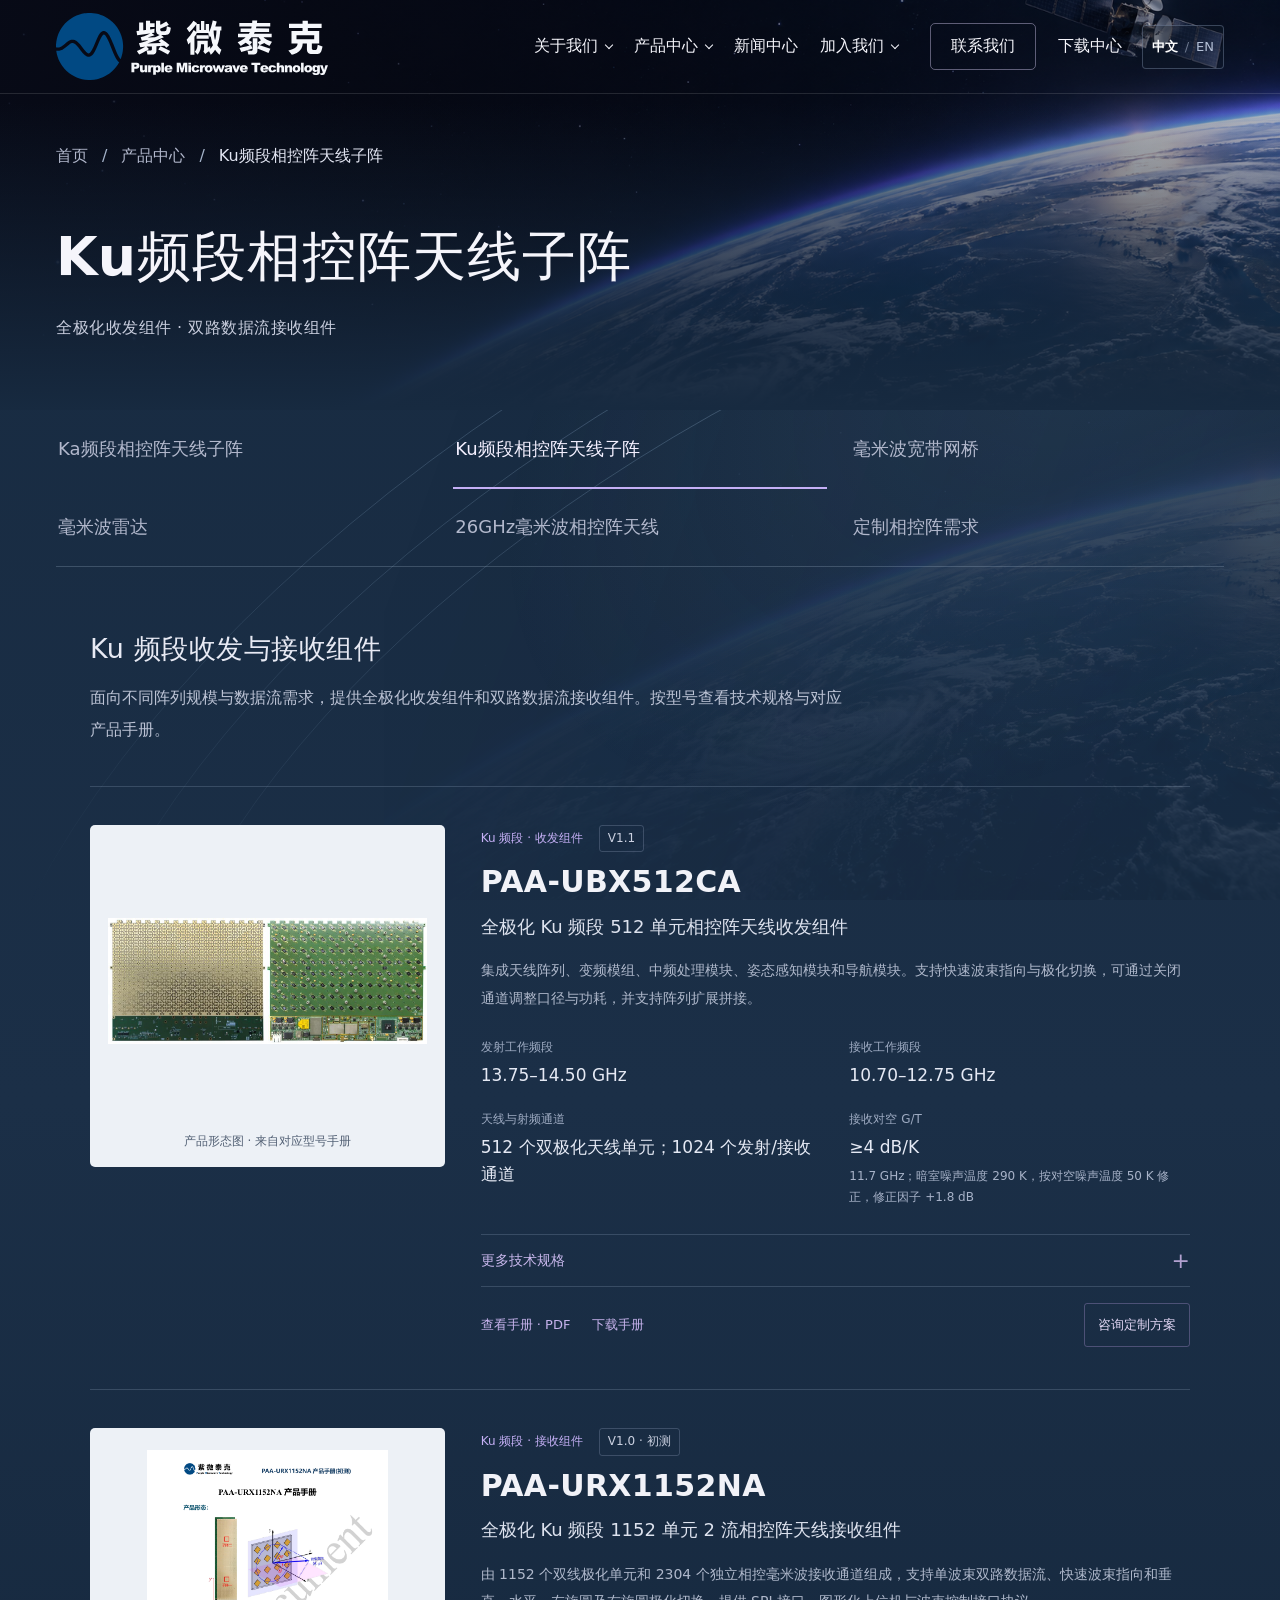
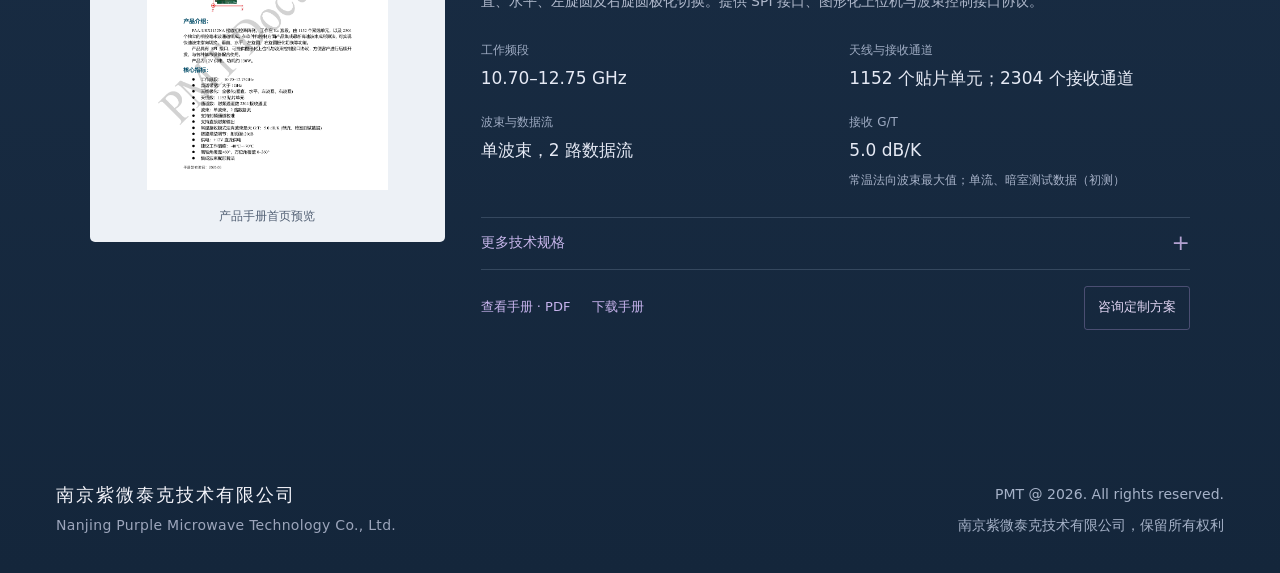
<file: products-ku.html>
<!doctype html>
<html lang="zh-CN">
<head>
  <meta charset="UTF-8">
  <meta name="viewport" content="width=device-width, initial-scale=1">
  <meta name="theme-color" content="#080b18">
  <meta name="description" content="紫微泰克 Ku 频段全极化相控阵收发与接收组件，提供 PAA-UBX512CA、PAA-URX1152NA 的产品资料与产品手册。">
  <title>Ku频段相控阵天线子阵｜产品中心｜紫微泰克 Purple Microwave Technology</title>
  <link rel="icon" type="image/svg+xml" href="data:image/svg+xml,%3Csvg xmlns='http://www.w3.org/2000/svg' viewBox='0 0 64 64'%3E%3Ccircle cx='32' cy='32' r='31' fill='%23095180'/%3E%3Cpath d='M3 36C13 16 19 52 28 35S39 8 47 28S57 49 62 36' fill='none' stroke='white' stroke-width='4' stroke-linecap='round'/%3E%3C/svg%3E">
  <link rel="stylesheet" href="styles.css">
  <link rel="stylesheet" href="sections.css">
  <link rel="stylesheet" href="products.css">
  <link rel="stylesheet" href="atmosphere.css">
  <link rel="stylesheet" href="navigation.css">
  <link rel="stylesheet" href="about.css">
  <link rel="stylesheet" href="products-pages.css">
  <link rel="stylesheet" href="catalog.css">
  <script src="main.js" defer></script>
  <link rel="stylesheet" href="footer.css">
  <link rel="stylesheet" href="i18n.css">
  <script src="i18n-en.js" defer></script>
  <script src="i18n.js" defer></script>
  <link rel="stylesheet" href="interior-surfaces.css">
  <link rel="stylesheet" href="motion-backgrounds.css">
  <link rel="stylesheet" href="reveal.css">
  <script src="reveal.js" defer></script>
</head>
<body class="about-page product-page">
  <a class="skip-link" href="#main">跳转到正文</a>
  <header class="header">
    <a class="brand official-brand" href="index.html" aria-label="紫微泰克，返回首页"><img src="assets/logo-header.svg" width="6661" height="1644" alt="紫微泰克 Purple Microwave Technology"></a>
    <button class="language-toggle" type="button" data-i18n-ignore aria-label="Switch to English" aria-pressed="false" hidden><span lang="zh-CN">中文</span><span class="language-divider" aria-hidden="true">/</span><span lang="en">EN</span></button>
    <button class="menu-toggle" aria-controls="navigation" aria-expanded="false" aria-label="打开导航菜单"><span></span><span></span></button>
    <nav id="navigation" aria-label="主导航">
      <div class="nav-dropdown">
        <button class="nav-dropdown-toggle" type="button" aria-expanded="false" aria-controls="about-menu">关于我们<span class="nav-chevron" aria-hidden="true"></span></button>
        <div class="nav-submenu" id="about-menu" hidden>
          <a href="company-profile.html">公司简介</a>
          <a href="honors.html">荣誉资质</a>
          <a href="company-culture.html">公司文化</a>
        </div>
      </div>
      <div class="nav-dropdown">
        <button class="nav-dropdown-toggle" type="button" aria-expanded="false" aria-controls="products-menu">产品中心<span class="nav-chevron" aria-hidden="true"></span></button>
        <div class="nav-submenu nav-submenu-products" id="products-menu" hidden>
          <a href="products-ka.html">Ka频段相控阵天线子阵</a>
          <a href="products-ku.html" aria-current="page">Ku频段相控阵天线子阵</a>
          <a href="products-bridge.html">毫米波宽带网桥</a>
          <a href="products-radar.html">毫米波雷达</a>
          <a href="products-26ghz.html">26GHz毫米波相控阵天线</a>
          <a href="custom-array.html">定制相控阵需求</a>
        </div>
      </div>
      <a href="news.html">新闻中心</a>
      <div class="nav-dropdown"><button class="nav-dropdown-toggle" type="button" aria-expanded="false" aria-controls="careers-menu">加入我们<span class="nav-chevron" aria-hidden="true"></span></button><div class="nav-submenu" id="careers-menu" hidden><a href="social-recruitment.html">社会招聘</a><a href="campus-recruitment.html">校园招聘</a></div></div>
      <a class="nav-feature" href="contact.html">联系我们</a>
      <a href="downloads.html">下载中心</a>
    </nav>
  </header>
  <main id="main">
    <section class="about-hero" aria-labelledby="about-title">
      <div class="wrap">
        <nav class="about-breadcrumb" aria-label="面包屑导航">
          <ol><li><a href="index.html">首页</a></li><li><a href="index.html#products">产品中心</a></li><li aria-current="page">Ku频段相控阵天线子阵</li></ol>
        </nav>
        <h1 id="about-title">Ku频段相控阵天线子阵</h1>
        <p class="about-intro">全极化收发组件 · 双路数据流接收组件</p>
      </div>
    </section>
    <div class="about-content wrap">
      <nav class="about-tabs product-tabs" aria-label="产品类别">
        <a href="products-ka.html">Ka频段相控阵天线子阵</a>
        <a href="products-ku.html" aria-current="page">Ku频段相控阵天线子阵</a>
        <a href="products-bridge.html">毫米波宽带网桥</a>
        <a href="products-radar.html">毫米波雷达</a>
        <a href="products-26ghz.html">26GHz毫米波相控阵天线</a>
        <a href="custom-array.html">定制相控阵需求</a>
      </nav>
      <article class="about-article product-article catalog" aria-label="Ku频段产品目录">
        <div class="catalog-intro"><h2>Ku 频段收发与接收组件</h2><p>面向不同阵列规模与数据流需求，提供全极化收发组件和双路数据流接收组件。按型号查看技术规格与对应产品手册。</p></div>
        <section class="catalog-row" id="paa-ubx512ca" aria-labelledby="paa-ubx512ca-title">
          <figure class="catalog-visual"><img src="assets/product-manuals/paa-ubx512ca-product.jpg" width="1131" height="445" alt="PAA-UBX512CA 产品形态图 · 来自对应型号手册" loading="lazy" decoding="async"><figcaption>产品形态图 · 来自对应型号手册</figcaption></figure>
          <div class="catalog-copy">
            <div class="catalog-meta"><span>Ku 频段 · 收发组件</span><span class="catalog-status">V1.1</span></div>
            <h3 id="paa-ubx512ca-title">PAA-UBX512CA</h3>
            <p class="catalog-name">全极化 Ku 频段 512 单元相控阵天线收发组件</p>
            <p class="catalog-description">集成天线阵列、变频模组、中频处理模块、姿态感知模块和导航模块。支持快速波束指向与极化切换，可通过关闭通道调整口径与功耗，并支持阵列扩展拼接。</p>
            <dl class="catalog-highlights">
              <div><dt>发射工作频段</dt><dd>13.75–14.50 GHz</dd></div><div><dt>接收工作频段</dt><dd>10.70–12.75 GHz</dd></div><div><dt>天线与射频通道</dt><dd>512 个双极化天线单元；1024 个发射/接收通道</dd></div><div><dt>接收对空 G/T</dt><dd>≥4 dB/K<small class="catalog-condition">11.7 GHz；暗室噪声温度 290 K，按对空噪声温度 50 K 修正，修正因子 +1.8 dB</small></dd></div>
            </dl>
            <details class="catalog-details"><summary>更多技术规格</summary><dl class="catalog-specs">
              <div><dt>波束与数据流</dt><dd>单波束，单路数据流</dd></div><div><dt>天线极化</dt><dd>任意线极化、正旋圆极化、反旋圆极化，可实时切换</dd></div><div><dt>发射中频频段</dt><dd>低轨 0.95–1.70 GHz；高轨 4.0 GHz</dd></div><div><dt>接收中频频段</dt><dd>0.95–2.15 GHz</dd></div><div><dt>发射输入 P1dB 功率</dt><dd>−5–0 dBm<small class="catalog-condition">1.3 GHz</small></dd></div><div><dt>波束切换时间</dt><dd>&lt;60 μs</dd></div><div><dt>控制协议</dt><dd>RS422、TCP/IP、UDP、SPI</dd></div><div><dt>供电电压</dt><dd>24 V DC（典型），18–36 V</dd></div><div><dt>建议工作温度</dt><dd>−40℃ 至 +70℃</dd></div><div><dt>定位与姿态</dt><dd>北斗/GPS 双模导航、双天线定位、姿态感知与自动对准</dd></div><div><dt>射频与参考</dt><dd>支持射频通道校准、射频直接输入、与基带系统共参考信号</dd></div>
            </dl></details>
            <div class="catalog-actions">
              <a href="assets/product-manuals/paa-ubx512ca.pdf" target="_blank" rel="noopener" aria-label="查看 PAA-UBX512CA 产品手册（新窗口打开）">查看手册 · PDF</a>
              <a href="assets/product-manuals/paa-ubx512ca.pdf" download aria-label="下载 PAA-UBX512CA 产品手册">下载手册</a>
              <a class="catalog-consult" href="custom-array.html">咨询定制方案</a>
            </div>
          </div>
        </section>
        <section class="catalog-row" id="paa-urx1152na" aria-labelledby="paa-urx1152na-title">
          <figure class="catalog-visual catalog-visual-manual"><img src="assets/product-manuals/paa-urx1152na-preview.png" width="849" height="1200" alt="PAA-URX1152NA 产品手册首页预览" loading="lazy" decoding="async"><figcaption>产品手册首页预览</figcaption></figure>
          <div class="catalog-copy">
            <div class="catalog-meta"><span>Ku 频段 · 接收组件</span><span class="catalog-status">V1.0 · 初测</span></div>
            <h3 id="paa-urx1152na-title">PAA-URX1152NA</h3>
            <p class="catalog-name">全极化 Ku 频段 1152 单元 2 流相控阵天线接收组件</p>
            <p class="catalog-description">由 1152 个双线极化单元和 2304 个独立相控毫米波接收通道组成，支持单波束双路数据流、快速波束指向和垂直、水平、左旋圆及右旋圆极化切换。提供 SPI 接口、图形化上位机与波束控制接口协议。</p>
            <dl class="catalog-highlights">
              <div><dt>工作频段</dt><dd>10.70–12.75 GHz</dd></div><div><dt>天线与接收通道</dt><dd>1152 个贴片单元；2304 个接收通道</dd></div><div><dt>波束与数据流</dt><dd>单波束，2 路数据流</dd></div><div><dt>接收 G/T</dt><dd>5.0 dB/K<small class="catalog-condition">常温法向波束最大值；单流、暗室测试数据（初测）</small></dd></div>
            </dl>
            <details class="catalog-details"><summary>更多技术规格</summary><dl class="catalog-specs">
              <div><dt>频谱带宽</dt><dd>&gt;1 GHz</dd></div><div><dt>天线极化</dt><dd>全极化：垂直、水平、左旋圆、右旋圆</dd></div><div><dt>射频输出频率</dt><dd>10.70–12.75 GHz</dd></div><div><dt>扫描覆盖</dt><dd>离轴角 ±60°；方位角 0–360°</dd></div><div><dt>波束切换时间</dt><dd>&lt;1.5 ms<small class="catalog-condition">实时波束赋形计算，精度到0.1°</small></dd></div><div><dt>控制协议</dt><dd>SPI</dd></div><div><dt>供电电压</dt><dd>+12 V DC</dd></div><div><dt>工作功耗</dt><dd>120 W（最小）／135 W（典型）／150 W（最大）</dd></div><div><dt>建议工作温度</dt><dd>−40℃ 至 +70℃</dd></div><div><dt>尺寸</dt><dd>210.6 × 888 × 4.75 mm</dd></div><div><dt>接收增益</dt><dd>47.5 dB（单通道）；99 dB（全阵面、驱动全开）<small class="catalog-condition">典型值</small></dd></div><div><dt>系统噪声系数</dt><dd>2 dB<small class="catalog-condition">典型值</small></dd></div>
            </dl></details>
            <div class="catalog-actions">
              <a href="assets/product-manuals/paa-urx1152na.pdf" target="_blank" rel="noopener" aria-label="查看 PAA-URX1152NA 产品手册（新窗口打开）">查看手册 · PDF</a>
              <a href="assets/product-manuals/paa-urx1152na.pdf" download aria-label="下载 PAA-URX1152NA 产品手册">下载手册</a>
              <a class="catalog-consult" href="custom-array.html">咨询定制方案</a>
            </div>
          </div>
        </section>
      </article>
    </div>
  </main>
  <footer class="footer wrap"><div><a class="footer-brand" href="index.html">南京紫微泰克技术有限公司</a><p class="footer-english">Nanjing Purple Microwave Technology Co., Ltd.</p></div><small class="footer-copyright"><span lang="en">PMT @ <span id="year">2026</span>. All rights reserved.</span><span>南京紫微泰克技术有限公司，保留所有权利</span></small></footer>
</body>
</html>
</file>
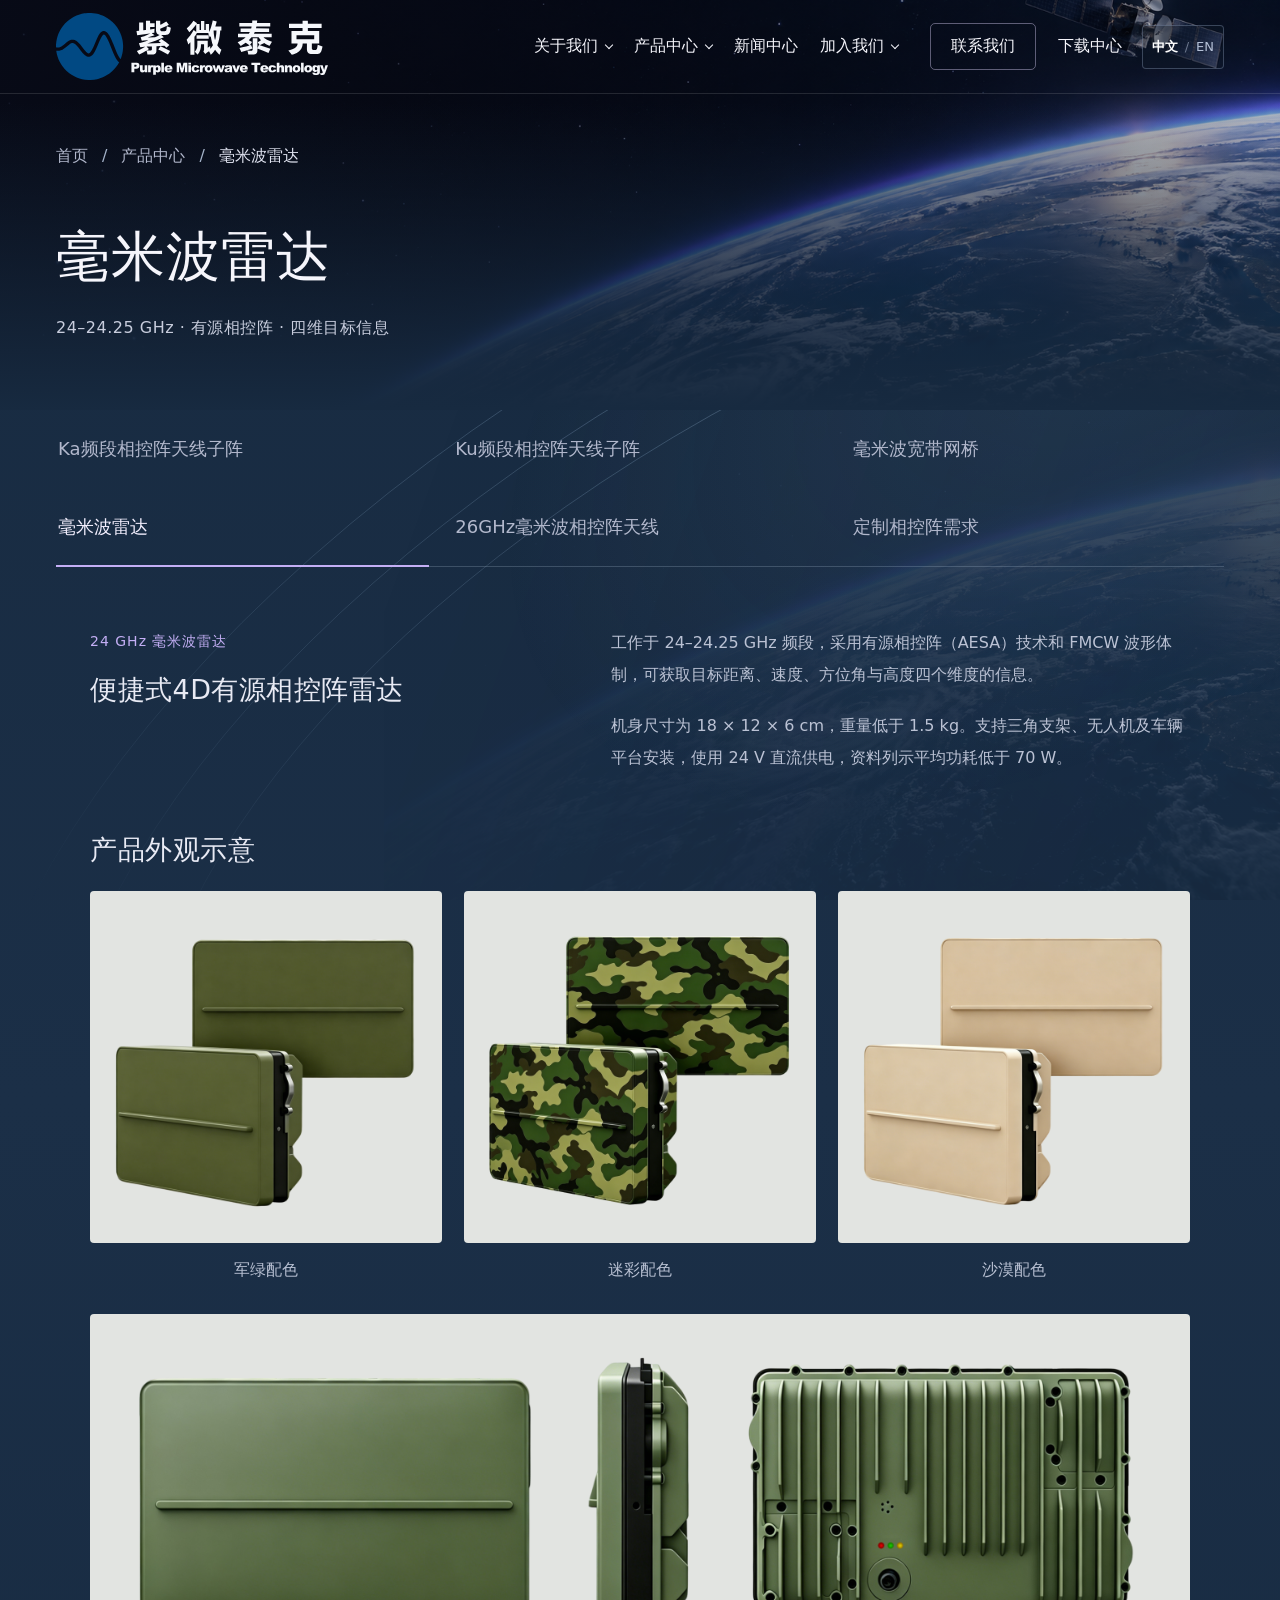
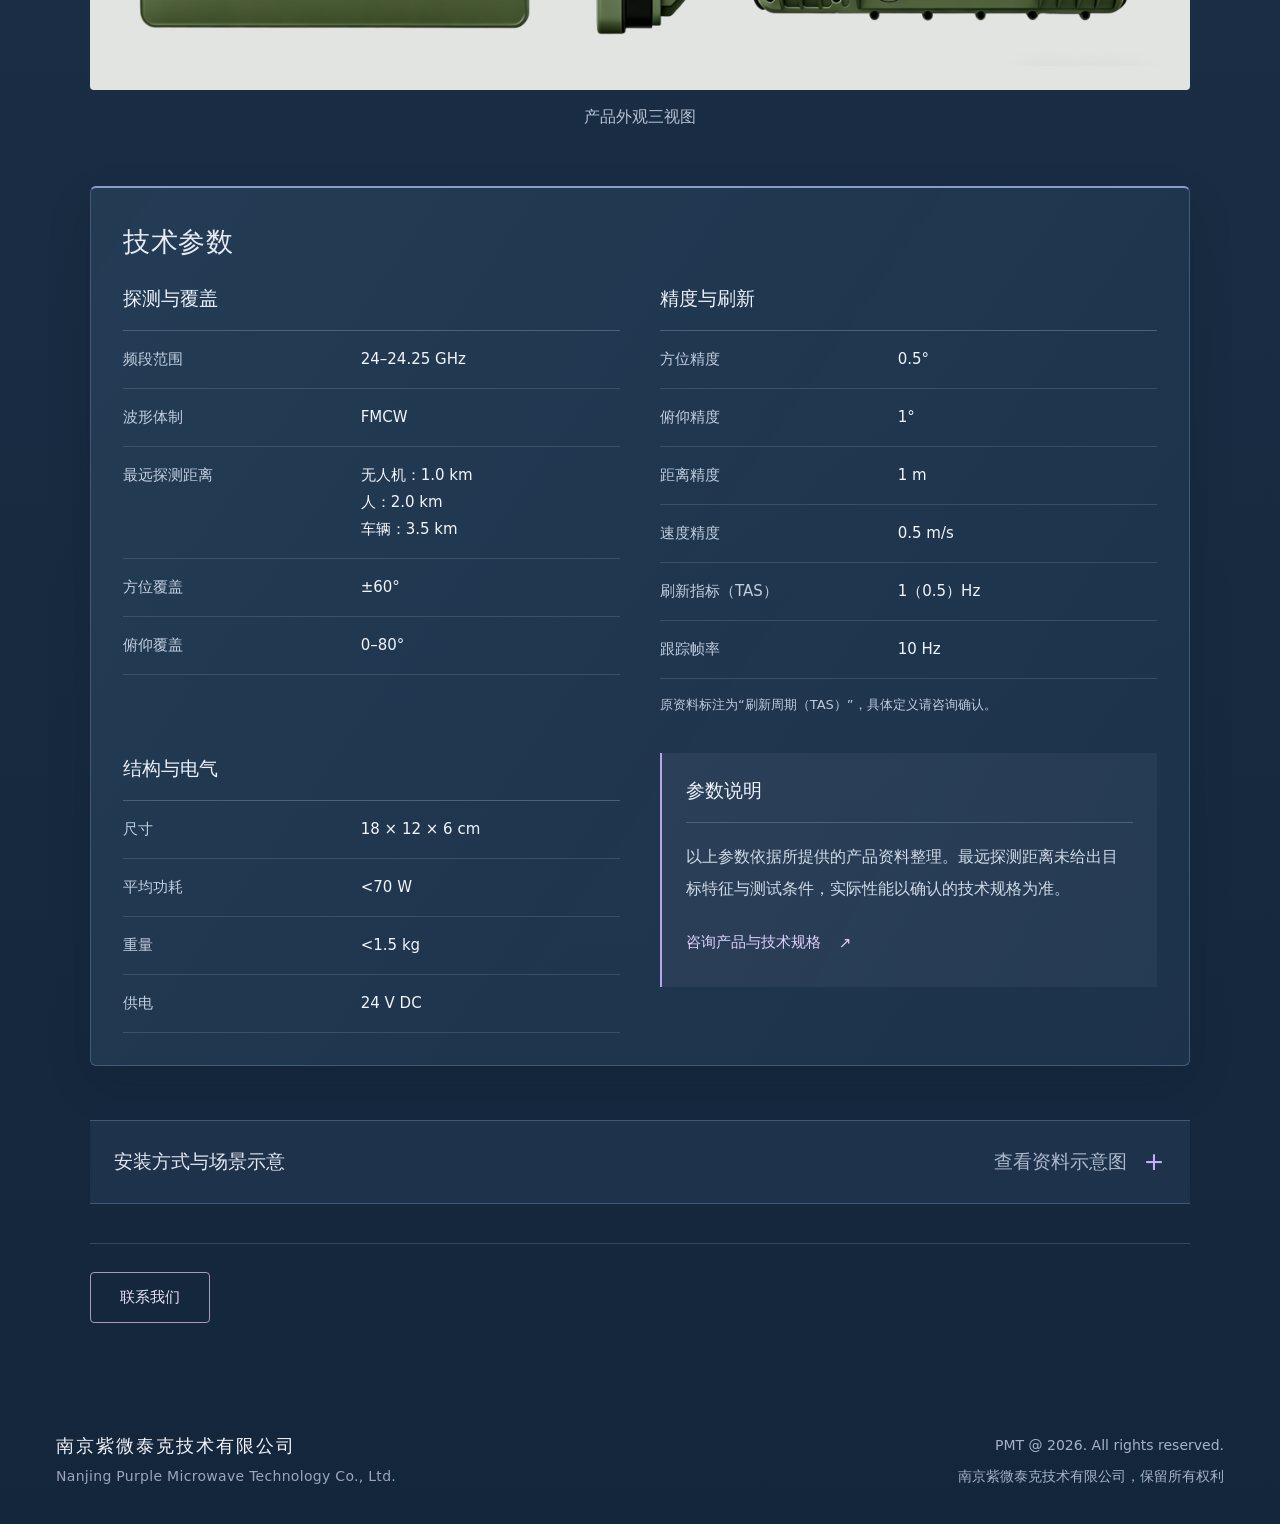
<file: products-radar.html>
<!doctype html>
<html lang="zh-CN">
<head>
  <meta charset="UTF-8">
  <meta name="viewport" content="width=device-width, initial-scale=1">
  <meta name="theme-color" content="#080b18">
  <meta name="description" content="了解紫微泰克便捷式4D有源相控阵雷达：24–24.25 GHz频段、FMCW波形，以及产品外观、探测与覆盖参数和安装方式。">
  <title>毫米波雷达｜产品中心｜紫微泰克 Purple Microwave Technology</title>
  <link rel="icon" type="image/svg+xml" href="data:image/svg+xml,%3Csvg xmlns='http://www.w3.org/2000/svg' viewBox='0 0 64 64'%3E%3Ccircle cx='32' cy='32' r='31' fill='%23095180'/%3E%3Cpath d='M3 36C13 16 19 52 28 35S39 8 47 28S57 49 62 36' fill='none' stroke='white' stroke-width='4' stroke-linecap='round'/%3E%3C/svg%3E">
  <link rel="stylesheet" href="styles.css">
  <link rel="stylesheet" href="sections.css">
  <link rel="stylesheet" href="products.css">
  <link rel="stylesheet" href="atmosphere.css">
  <link rel="stylesheet" href="navigation.css">
  <link rel="stylesheet" href="about.css">
  <link rel="stylesheet" href="products-pages.css">
  <link rel="stylesheet" href="radar.css">
  <script src="main.js" defer></script>
  <link rel="stylesheet" href="footer.css">
  <link rel="stylesheet" href="i18n.css">
  <script src="i18n-en.js" defer></script>
  <script src="i18n.js" defer></script>
  <link rel="stylesheet" href="interior-surfaces.css">
  <link rel="stylesheet" href="motion-backgrounds.css">
  <link rel="stylesheet" href="reveal.css">
  <script src="reveal.js" defer></script>
</head>
<body class="about-page product-page radar-page">
  <a class="skip-link" href="#main">跳转到正文</a>
  <header class="header">
    <a class="brand official-brand" href="index.html" aria-label="紫微泰克，返回首页"><img src="assets/logo-header.svg" width="6661" height="1644" alt="紫微泰克 Purple Microwave Technology"></a>
    <button class="language-toggle" type="button" data-i18n-ignore aria-label="Switch to English" aria-pressed="false" hidden><span lang="zh-CN">中文</span><span class="language-divider" aria-hidden="true">/</span><span lang="en">EN</span></button>
    <button class="menu-toggle" aria-controls="navigation" aria-expanded="false" aria-label="打开导航菜单"><span></span><span></span></button>
    <nav id="navigation" aria-label="主导航">
      <div class="nav-dropdown">
        <button class="nav-dropdown-toggle" type="button" aria-expanded="false" aria-controls="about-menu">关于我们<span class="nav-chevron" aria-hidden="true"></span></button>
        <div class="nav-submenu" id="about-menu" hidden>
          <a href="company-profile.html">公司简介</a>
          <a href="honors.html">荣誉资质</a>
          <a href="company-culture.html">公司文化</a>
        </div>
      </div>
      <div class="nav-dropdown">
        <button class="nav-dropdown-toggle" type="button" aria-expanded="false" aria-controls="products-menu">产品中心<span class="nav-chevron" aria-hidden="true"></span></button>
        <div class="nav-submenu nav-submenu-products" id="products-menu" hidden>
          <a href="products-ka.html">Ka频段相控阵天线子阵</a>
          <a href="products-ku.html">Ku频段相控阵天线子阵</a>
          <a href="products-bridge.html">毫米波宽带网桥</a>
          <a href="products-radar.html" aria-current="page">毫米波雷达</a>
          <a href="products-26ghz.html">26GHz毫米波相控阵天线</a>
          <a href="custom-array.html">定制相控阵需求</a>
        </div>
      </div>
      <a href="news.html">新闻中心</a>
      <div class="nav-dropdown"><button class="nav-dropdown-toggle" type="button" aria-expanded="false" aria-controls="careers-menu">加入我们<span class="nav-chevron" aria-hidden="true"></span></button><div class="nav-submenu" id="careers-menu" hidden><a href="social-recruitment.html">社会招聘</a><a href="campus-recruitment.html">校园招聘</a></div></div>
      <a class="nav-feature" href="contact.html">联系我们</a>
      <a href="downloads.html">下载中心</a>
    </nav>
  </header>
  <main id="main">
    <section class="about-hero" aria-labelledby="about-title">
      <div class="wrap">
        <nav class="about-breadcrumb" aria-label="面包屑导航">
          <ol><li><a href="index.html">首页</a></li><li><a href="index.html#products">产品中心</a></li><li aria-current="page">毫米波雷达</li></ol>
        </nav>
        <h1 id="about-title">毫米波雷达</h1>
        <p class="about-intro">24–24.25 GHz · 有源相控阵 · 四维目标信息</p>
      </div>
    </section>
    <div class="about-content wrap">
      <nav class="about-tabs product-tabs" aria-label="产品类别">
        <a href="products-ka.html">Ka频段相控阵天线子阵</a>
        <a href="products-ku.html">Ku频段相控阵天线子阵</a>
        <a href="products-bridge.html">毫米波宽带网桥</a>
        <a href="products-radar.html" aria-current="page">毫米波雷达</a>
        <a href="products-26ghz.html">26GHz毫米波相控阵天线</a>
        <a href="custom-array.html">定制相控阵需求</a>
      </nav>
      <article class="about-article product-article radar-article" aria-labelledby="radar-product-title">
        <section class="radar-introduction">
          <div>
            <p class="radar-kicker">24 GHz 毫米波雷达</p>
            <h2 id="radar-product-title">便捷式4D有源相控阵雷达</h2>
          </div>
          <div>
            <p>工作于 24–24.25 GHz 频段，采用有源相控阵（AESA）技术和 FMCW 波形体制，可获取目标距离、速度、方位角与高度四个维度的信息。</p>
            <p>机身尺寸为 18 × 12 × 6 cm，重量低于 1.5 kg。支持三角支架、无人机及车辆平台安装，使用 24 V 直流供电，资料列示平均功耗低于 70 W。</p>
          </div>
        </section>
        <section class="radar-section" aria-labelledby="radar-appearance-title">
          <h2 id="radar-appearance-title">产品外观示意</h2>
          <div class="radar-colors">
            <figure class="radar-color-figure"><div class="radar-image-surface"><img src="assets/radar/image1.png" width="390" height="365" alt="军绿配色雷达外观渲染，展示正面及侧面" loading="lazy" decoding="async"></div><figcaption>军绿配色</figcaption></figure>
            <figure class="radar-color-figure"><div class="radar-image-surface"><img src="assets/radar/image2.png" width="390" height="373" alt="迷彩配色雷达外观渲染，展示正面及侧面" loading="lazy" decoding="async"></div><figcaption>迷彩配色</figcaption></figure>
            <figure class="radar-color-figure"><div class="radar-image-surface"><img src="assets/radar/image3.png" width="390" height="372" alt="沙漠配色雷达外观渲染，展示正面及侧面" loading="lazy" decoding="async"></div><figcaption>沙漠配色</figcaption></figure>
          </div>
          <figure class="radar-three-views"><div class="radar-image-surface"><img src="assets/radar/image4.png" width="1269" height="393" alt="军绿配色雷达三视图，从左到右为正面、侧面和背面" loading="lazy" decoding="async"></div><figcaption>产品外观三视图</figcaption></figure>
        </section>
        <section class="radar-section" aria-labelledby="radar-specifications-title">
          <h2 id="radar-specifications-title">技术参数</h2>
          <div class="radar-spec-grid">
            <section class="radar-spec-group" aria-labelledby="radar-detection-title">
              <h3 id="radar-detection-title">探测与覆盖</h3>
              <dl>
                <div><dt>频段范围</dt><dd>24–24.25 GHz</dd></div>
                <div><dt>波形体制</dt><dd>FMCW</dd></div>
                <div><dt>最远探测距离</dt><dd><span>无人机：1.0 km</span><span>人：2.0 km</span><span>车辆：3.5 km</span></dd></div>
                <div><dt>方位覆盖</dt><dd>±60°</dd></div>
                <div><dt>俯仰覆盖</dt><dd>0–80°</dd></div>
              </dl>
            </section>
            <section class="radar-spec-group" aria-labelledby="radar-precision-title">
              <h3 id="radar-precision-title">精度与刷新</h3>
              <dl>
                <div><dt>方位精度</dt><dd>0.5°</dd></div>
                <div><dt>俯仰精度</dt><dd>1°</dd></div>
                <div><dt>距离精度</dt><dd>1 m</dd></div>
                <div><dt>速度精度</dt><dd>0.5 m/s</dd></div>
                <div><dt>刷新指标（TAS）</dt><dd>1（0.5）Hz</dd></div>
                <div><dt>跟踪帧率</dt><dd>10 Hz</dd></div>
              </dl>
              <p class="radar-note">原资料标注为“刷新周期（TAS）”，具体定义请咨询确认。</p>
            </section>
            <section class="radar-spec-group" aria-labelledby="radar-physical-title">
              <h3 id="radar-physical-title">结构与电气</h3>
              <dl>
                <div><dt>尺寸</dt><dd>18 × 12 × 6 cm</dd></div>
                <div><dt>平均功耗</dt><dd>&lt;70 W</dd></div>
                <div><dt>重量</dt><dd>&lt;1.5 kg</dd></div>
                <div><dt>供电</dt><dd>24 V DC</dd></div>
              </dl>
            </section>
            <aside class="radar-technical-note" aria-labelledby="radar-technical-note-title">
              <h3 id="radar-technical-note-title">参数说明</h3>
              <p>以上参数依据所提供的产品资料整理。最远探测距离未给出目标特征与测试条件，实际性能以确认的技术规格为准。</p>
              <a class="radar-contact-link" href="contact.html">咨询产品与技术规格 <span aria-hidden="true">↗</span></a>
            </aside>
          </div>
        </section>
        <details class="radar-installations">
          <summary><span>安装方式与场景示意</span><span class="radar-details-label">查看资料示意图</span></summary>
          <div class="radar-installation-content">
            <p class="radar-note">以下为原资料中的安装与场景示意图，用于展示安装形式。</p>
            <div class="radar-installation-grid">
              <figure><img src="assets/radar/image5.png" width="441" height="509" alt="原资料中的野外单兵架设示意，红框标出支架上的雷达" loading="lazy" decoding="async"><figcaption>野外单兵架设</figcaption></figure>
              <figure><img src="assets/radar/image6.png" width="582" height="632" alt="原资料中的无人机挂载示意，红框标出机身下方的雷达" loading="lazy" decoding="async"><figcaption>无人机挂载</figcaption></figure>
              <figure><img src="assets/radar/image7.png" width="515" height="582" alt="原资料中的装甲车部署示意，红框标出车辆上方的雷达" loading="lazy" decoding="async"><figcaption>装甲车部署</figcaption></figure>
              <figure><img src="assets/radar/image8.png" width="589" height="595" alt="原资料中的机动反无车示意，红框标出平台上的雷达" loading="lazy" decoding="async"><figcaption>机动反无车</figcaption></figure>
            </div>
          </div>
        </details>
        <div class="product-actions"><a class="button secondary" href="contact.html">联系我们</a></div>
      </article>
    </div>
  </main>
  <footer class="footer wrap"><div><a class="footer-brand" href="index.html">南京紫微泰克技术有限公司</a><p class="footer-english">Nanjing Purple Microwave Technology Co., Ltd.</p></div><small class="footer-copyright"><span lang="en">PMT @ <span id="year">2026</span>. All rights reserved.</span><span>南京紫微泰克技术有限公司，保留所有权利</span></small></footer>
</body>
</html>
</file>
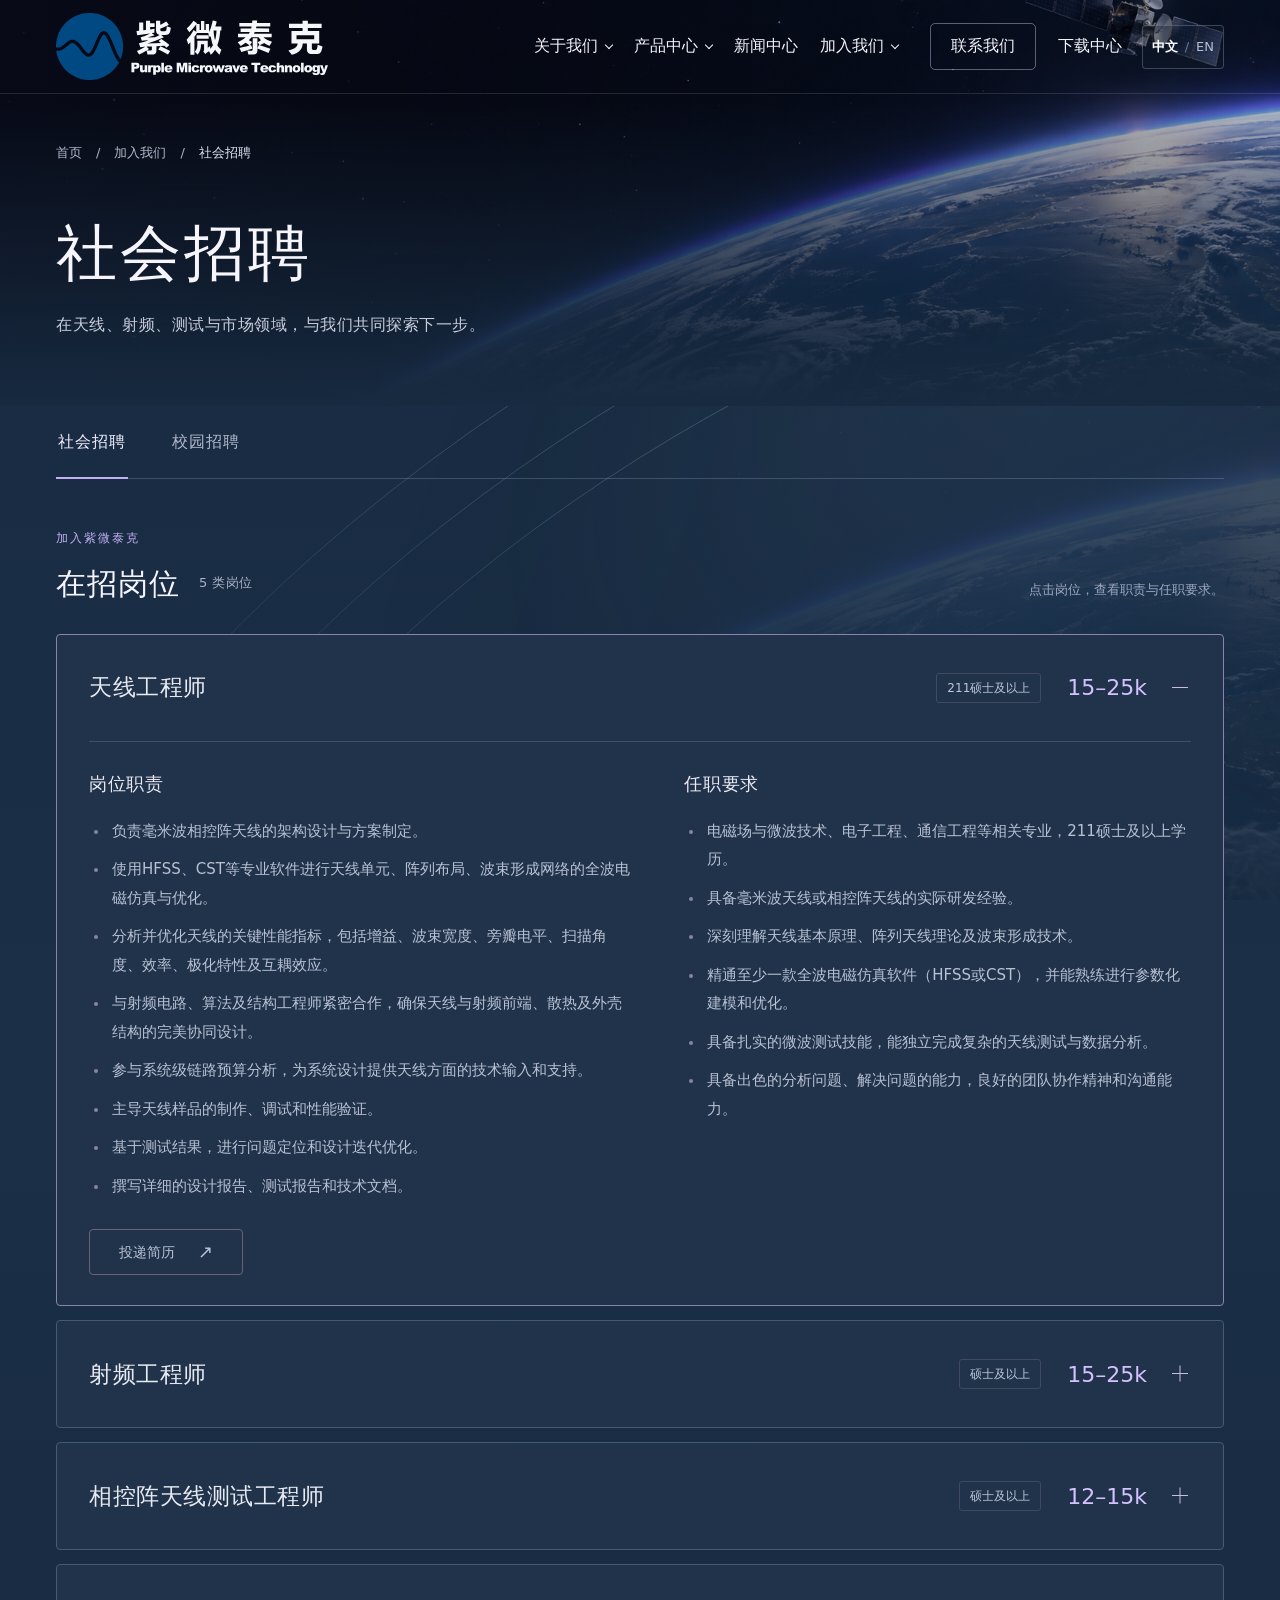
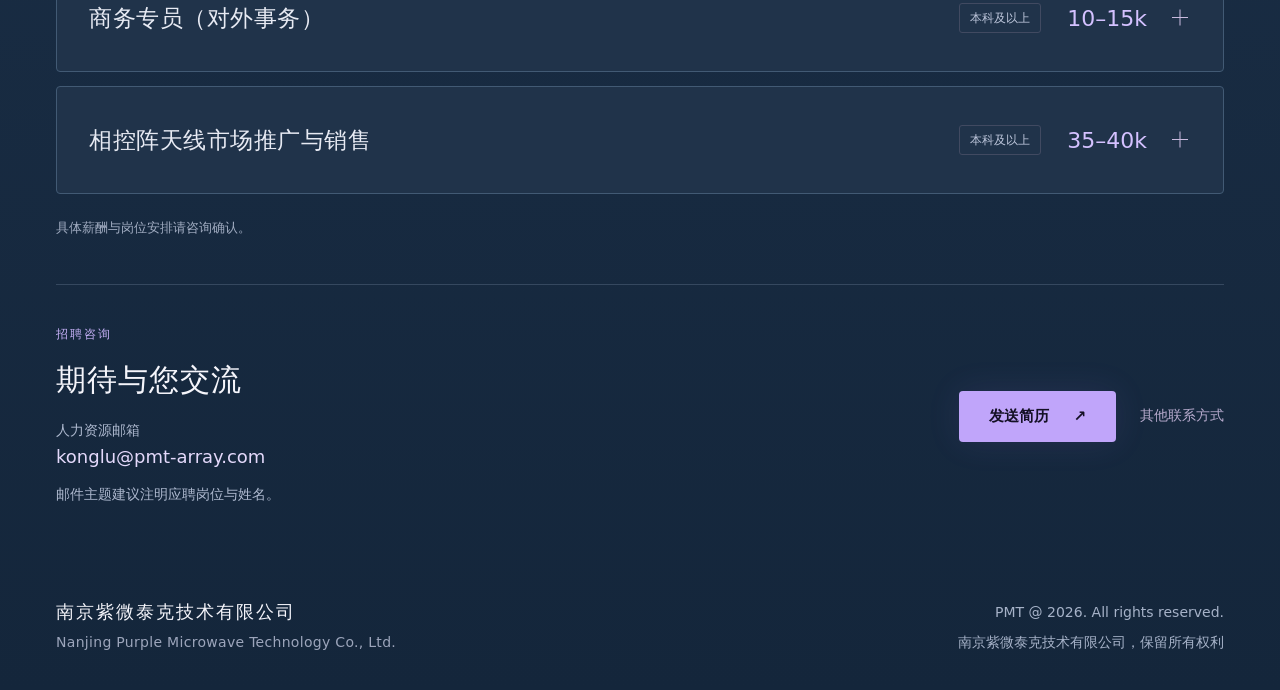
<file: social-recruitment.html>
<!doctype html>
<html lang="zh-CN">
<head>
  <meta charset="UTF-8">
  <meta name="viewport" content="width=device-width, initial-scale=1">
  <meta name="theme-color" content="#080b18">
  <meta name="description" content="了解紫微泰克社会招聘岗位、工作职责与任职要求，联系我们咨询应聘方式。">
  <title>社会招聘｜加入我们｜紫微泰克 Purple Microwave Technology</title>
  <link rel="icon" type="image/svg+xml" href="data:image/svg+xml,%3Csvg xmlns='http://www.w3.org/2000/svg' viewBox='0 0 64 64'%3E%3Ccircle cx='32' cy='32' r='31' fill='%23095180'/%3E%3Cpath d='M3 36C13 16 19 52 28 35S39 8 47 28S57 49 62 36' fill='none' stroke='white' stroke-width='4' stroke-linecap='round'/%3E%3C/svg%3E">
  <link rel="stylesheet" href="styles.css">
  <link rel="stylesheet" href="sections.css">
  <link rel="stylesheet" href="products.css">
  <link rel="stylesheet" href="atmosphere.css">
  <link rel="stylesheet" href="navigation.css">
  <link rel="stylesheet" href="careers.css">
  <script src="main.js" defer></script>
  <link rel="stylesheet" href="footer.css">
  <link rel="stylesheet" href="i18n.css">
  <script src="i18n-en.js" defer></script>
  <script src="i18n.js" defer></script>
  <link rel="stylesheet" href="interior-surfaces.css">
  <link rel="stylesheet" href="motion-backgrounds.css">
  <link rel="stylesheet" href="reveal.css">
  <script src="reveal.js" defer></script>
</head>
<body class="careers-page">
  <a class="skip-link" href="#main">跳转到正文</a>
  <header class="header">
    <a class="brand official-brand" href="index.html" aria-label="紫微泰克，返回首页"><img src="assets/logo-header.svg" width="6661" height="1644" alt="紫微泰克 Purple Microwave Technology"></a>
    <button class="language-toggle" type="button" data-i18n-ignore aria-label="Switch to English" aria-pressed="false" hidden><span lang="zh-CN">中文</span><span class="language-divider" aria-hidden="true">/</span><span lang="en">EN</span></button>
    <button class="menu-toggle" aria-controls="navigation" aria-expanded="false" aria-label="打开导航菜单"><span></span><span></span></button>
    <nav id="navigation" aria-label="主导航">
      <div class="nav-dropdown">
        <button class="nav-dropdown-toggle" type="button" aria-expanded="false" aria-controls="about-menu">关于我们<span class="nav-chevron" aria-hidden="true"></span></button>
        <div class="nav-submenu" id="about-menu" hidden>
          <a href="company-profile.html">公司简介</a>
          <a href="honors.html">荣誉资质</a>
          <a href="company-culture.html">公司文化</a>
        </div>
      </div>
      <div class="nav-dropdown">
        <button class="nav-dropdown-toggle" type="button" aria-expanded="false" aria-controls="products-menu">产品中心<span class="nav-chevron" aria-hidden="true"></span></button>
        <div class="nav-submenu nav-submenu-products" id="products-menu" hidden>
          <a href="products-ka.html">Ka频段相控阵天线子阵</a>
          <a href="products-ku.html">Ku频段相控阵天线子阵</a>
          <a href="products-bridge.html">毫米波宽带网桥</a>
          <a href="products-radar.html">毫米波雷达</a>
          <a href="products-26ghz.html">26GHz毫米波相控阵天线</a>
          <a href="custom-array.html">定制相控阵需求</a>
        </div>
      </div>
      <a href="news.html">新闻中心</a>
      <div class="nav-dropdown"><button class="nav-dropdown-toggle" type="button" aria-expanded="false" aria-controls="careers-menu">加入我们<span class="nav-chevron" aria-hidden="true"></span></button><div class="nav-submenu" id="careers-menu" hidden><a href="social-recruitment.html" aria-current="page">社会招聘</a><a href="campus-recruitment.html">校园招聘</a></div></div>
      <a class="nav-feature" href="contact.html">联系我们</a>
      <a href="downloads.html">下载中心</a>
    </nav>
  </header>
  <main id="main">
    <section class="careers-hero" aria-labelledby="careers-title">
      <div class="wrap">
        <nav class="careers-breadcrumb" aria-label="面包屑导航">
          <ol><li><a href="index.html">首页</a></li><li>加入我们</li><li aria-current="page">社会招聘</li></ol>
        </nav>
        <h1 id="careers-title">社会招聘</h1>
        <p class="careers-intro">在天线、射频、测试与市场领域，与我们共同探索下一步。</p>
      </div>
    </section>
    <div class="careers-content wrap">
      <nav class="careers-tabs" aria-label="招聘类别">
        <a href="social-recruitment.html" aria-current="page">社会招聘</a>
        <a href="campus-recruitment.html">校园招聘</a>
      </nav>
      <section class="careers-openings" aria-labelledby="openings-title">
        <div class="careers-openings-heading"><div><p class="careers-section-label">加入紫微泰克</p><h2 id="openings-title">在招岗位<span class="careers-role-count">5 类岗位</span></h2></div><p class="careers-openings-hint">点击岗位，查看职责与任职要求。</p></div>
        <div class="careers-job-collection">
        <details class="career-job" id="antenna-engineer" open>
          <summary>
            <span class="career-job-title">天线工程师</span>
            <span class="career-job-meta"><span class="career-job-degree">211硕士及以上</span><span class="career-job-salary">15–25k</span></span>
            <span class="career-job-indicator" aria-hidden="true"></span>
          </summary>
          <div class="career-job-body">
            <div class="career-job-columns">
              <section class="career-job-section" aria-labelledby="antenna-engineer-duties">
                <h3 id="antenna-engineer-duties">岗位职责</h3>
                <ul class="career-job-list">
                  <li>负责毫米波相控阵天线的架构设计与方案制定。</li>
                  <li>使用HFSS、CST等专业软件进行天线单元、阵列布局、波束形成网络的全波电磁仿真与优化。</li>
                  <li>分析并优化天线的关键性能指标，包括增益、波束宽度、旁瓣电平、扫描角度、效率、极化特性及互耦效应。</li>
                  <li>与射频电路、算法及结构工程师紧密合作，确保天线与射频前端、散热及外壳结构的完美协同设计。</li>
                  <li>参与系统级链路预算分析，为系统设计提供天线方面的技术输入和支持。</li>
                  <li>主导天线样品的制作、调试和性能验证。</li>
                  <li>基于测试结果，进行问题定位和设计迭代优化。</li>
                  <li>撰写详细的设计报告、测试报告和技术文档。</li>
                </ul>
              </section>
              <section class="career-job-section" aria-labelledby="antenna-engineer-requirements">
                <h3 id="antenna-engineer-requirements">任职要求</h3>
                <ul class="career-job-list">
                  <li>电磁场与微波技术、电子工程、通信工程等相关专业，211硕士及以上学历。</li>
                  <li>具备毫米波天线或相控阵天线的实际研发经验。</li>
                  <li>深刻理解天线基本原理、阵列天线理论及波束形成技术。</li>
                  <li>精通至少一款全波电磁仿真软件（HFSS或CST），并能熟练进行参数化建模和优化。</li>
                  <li>具备扎实的微波测试技能，能独立完成复杂的天线测试与数据分析。</li>
                  <li>具备出色的分析问题、解决问题的能力，良好的团队协作精神和沟通能力。</li>
                </ul>
              </section>
            </div>
            <div class="career-job-actions"><a class="button secondary" href="mailto:konglu@pmt-array.com?subject=%E7%A4%BE%E4%BC%9A%E6%8B%9B%E8%81%98%EF%BC%8D%E5%A4%A9%E7%BA%BF%E5%B7%A5%E7%A8%8B%E5%B8%88" aria-label="投递简历：天线工程师">投递简历<span aria-hidden="true">↗</span></a></div>
          </div>
        </details>
        <details class="career-job" id="rf-engineer">
          <summary>
            <span class="career-job-title">射频工程师</span>
            <span class="career-job-meta"><span class="career-job-degree">硕士及以上</span><span class="career-job-salary">15–25k</span></span>
            <span class="career-job-indicator" aria-hidden="true"></span>
          </summary>
          <div class="career-job-body">
            <div class="career-job-columns">
              <section class="career-job-section" aria-labelledby="rf-engineer-duties">
                <h3 id="rf-engineer-duties">岗位职责</h3>
                <ul class="career-job-list">
                  <li>设计、开发与调试射频/微波电路及系统。</li>
                </ul>
              </section>
              <section class="career-job-section" aria-labelledby="rf-engineer-requirements">
                <h3 id="rf-engineer-requirements">任职要求</h3>
                <ul class="career-job-list">
                  <li>硕士及以上学历。</li>
                  <li>熟练射频/微波有源电路（放大器、振荡器、混频器等）和无源电路（滤波器、功分器、耦合器等）设计。</li>
                  <li>熟悉Altium Designer、Cadence、ADS、HFSS等仿真设计软件的使用。</li>
                  <li>熟练掌握射频/微波电路测试，熟悉信号源、频谱仪、网络分析仪等常用仪器的操作使用。</li>
                  <li>学习能力强，抗压能力强，有团队合作精神。</li>
                </ul>
              </section>
            </div>
            <div class="career-job-actions"><a class="button secondary" href="mailto:konglu@pmt-array.com?subject=%E7%A4%BE%E4%BC%9A%E6%8B%9B%E8%81%98%EF%BC%8D%E5%B0%84%E9%A2%91%E5%B7%A5%E7%A8%8B%E5%B8%88" aria-label="投递简历：射频工程师">投递简历<span aria-hidden="true">↗</span></a></div>
          </div>
        </details>
        <details class="career-job" id="array-test-engineer">
          <summary>
            <span class="career-job-title">相控阵天线测试工程师</span>
            <span class="career-job-meta"><span class="career-job-degree">硕士及以上</span><span class="career-job-salary">12–15k</span></span>
            <span class="career-job-indicator" aria-hidden="true"></span>
          </summary>
          <div class="career-job-body">
            <div class="career-job-columns">
              <section class="career-job-section" aria-labelledby="array-test-engineer-duties">
                <h3 id="array-test-engineer-duties">岗位职责</h3>
                <ul class="career-job-list">
                  <li>设计开发相控阵天线测试软件。</li>
                  <li>按照相控阵天线测试细则，对相关指标进行调试，撰写数据分析报告等。</li>
                  <li>负责客户应用中的产品技术支持。</li>
                </ul>
              </section>
              <section class="career-job-section" aria-labelledby="array-test-engineer-requirements">
                <h3 id="array-test-engineer-requirements">任职要求</h3>
                <ul class="career-job-list">
                  <li>通信、电子、自动化、测控仪器与技术相关专业，硕士及以上学历。</li>
                  <li>熟悉网络分析仪、功率计、信号源、频谱仪等设备的使用方法。</li>
                  <li>了解常用接口交互，如I2C、SPI、串口、以太网等。</li>
                  <li>有上位机开发经验优先，如LabVIEW、QT等图形化界面软件。</li>
                </ul>
              </section>
            </div>
            <div class="career-job-actions"><a class="button secondary" href="mailto:konglu@pmt-array.com?subject=%E7%A4%BE%E4%BC%9A%E6%8B%9B%E8%81%98%EF%BC%8D%E7%9B%B8%E6%8E%A7%E9%98%B5%E5%A4%A9%E7%BA%BF%E6%B5%8B%E8%AF%95%E5%B7%A5%E7%A8%8B%E5%B8%88" aria-label="投递简历：相控阵天线测试工程师">投递简历<span aria-hidden="true">↗</span></a></div>
          </div>
        </details>
        <details class="career-job" id="business-specialist">
          <summary>
            <span class="career-job-title">商务专员（对外事务）</span>
            <span class="career-job-meta"><span class="career-job-degree">本科及以上</span><span class="career-job-salary">10–15k</span></span>
            <span class="career-job-indicator" aria-hidden="true"></span>
          </summary>
          <div class="career-job-body">
            <div class="career-job-columns">
              <section class="career-job-section" aria-labelledby="business-specialist-duties">
                <h3 id="business-specialist-duties">岗位职责</h3>
                <h4>商务类工作</h4>
                <ul class="career-job-list">
                  <li>负责合作客户、渠道伙伴的对接、沟通、跟进，维护合作关系，处理日常商务咨询、需求对接。</li>
                  <li>参与商务洽谈，整理合作方案、报价、合同初稿，跟进合同审批、签订及回款。</li>
                  <li>收集合作伙伴、竞品信息，整理商务档案，更新客户/渠道台账，做好合作记录归档。</li>
                  <li>跟进合作项目落地，协调内部各部门，保障合作按协议执行，跟踪产品库存状态，协调样品及订单的发货物流，确保交付及时准确，处理合作过程中的问题。</li>
                  <li>挖掘潜在合作机会，拓展新渠道、新合作伙伴，完成商务相关指标。</li>
                </ul>
                <h4>市场类工作</h4>
                <ul class="career-job-list">
                  <li>协助策划、执行市场活动：线上推广、线下展会、沙龙、宣讲会等，包含前期筹备、现场执行、后期复盘总结。</li>
                  <li>市场信息收集：行业动态、竞品分析、用户需求调研，整理市场调研报告，为策略提供参考。</li>
                  <li>协助品牌宣传物料整理，配合输出宣传素材需求，支持公众号、官网内容、新闻稿、产品手册等线上宣传素材落地。</li>
                  <li>线索收集与初步筛选，将有效商机移交业务，跟踪线索转化情况。</li>
                  <li>统计市场活动数据，做效果复盘，输出活动报表，优化市场推广方式。</li>
                </ul>
                <h4>其他</h4>
                <ul class="career-job-list">
                  <li>商务、市场相关文档、报表、台账整理归档，数据统计上报。</li>
                  <li>跨部门协同，对接研发、生产、仓储等部门，同步市场及商务信息。</li>
                  <li>领导交办的其他市场、商务相关临时性工作。</li>
                </ul>
              </section>
              <section class="career-job-section" aria-labelledby="business-specialist-requirements">
                <h3 id="business-specialist-requirements">任职要求</h3>
                <ul class="career-job-list">
                  <li>本科及以上学历，工商管理、行政管理、汉语言、市场营销、法律、电子信息类相关专业。</li>
                  <li>有硬件制造、通信天线、卫星终端、射频电子、科技制造企业从业经历优先。</li>
                </ul>
              </section>
            </div>
            <div class="career-job-actions"><a class="button secondary" href="mailto:konglu@pmt-array.com?subject=%E7%A4%BE%E4%BC%9A%E6%8B%9B%E8%81%98%EF%BC%8D%E5%95%86%E5%8A%A1%E4%B8%93%E5%91%98%EF%BC%88%E5%AF%B9%E5%A4%96%E4%BA%8B%E5%8A%A1%EF%BC%89" aria-label="投递简历：商务专员（对外事务）">投递简历<span aria-hidden="true">↗</span></a></div>
          </div>
        </details>
        <details class="career-job" id="array-marketing-sales">
          <summary>
            <span class="career-job-title">相控阵天线市场推广与销售</span>
            <span class="career-job-meta"><span class="career-job-degree">本科及以上</span><span class="career-job-salary">35–40k</span></span>
            <span class="career-job-indicator" aria-hidden="true"></span>
          </summary>
          <div class="career-job-body">
            <div class="career-job-columns">
              <section class="career-job-section" aria-labelledby="array-marketing-sales-duties">
                <h3 id="array-marketing-sales-duties">岗位职责</h3>
                <ul class="career-job-list">
                  <li>市场推广：负责相控阵天线产品的市场策略制定，策划行业展会、技术研讨会等活动，提升品牌知名度。</li>
                  <li>销售开发：开拓专网通信、卫星通信等领域的客户，完成销售指标，跟进项目从需求到签约的全流程。</li>
                  <li>竞品分析：跟踪行业技术动态，分析竞争对手产品、定价与市场策略，定期输出分析报告。</li>
                  <li>内部协同：与研发、技术团队紧密配合，反馈市场需求，支持解决方案的落地。</li>
                </ul>
              </section>
              <section class="career-job-section" aria-labelledby="array-marketing-sales-requirements">
                <h3 id="array-marketing-sales-requirements">任职要求</h3>
                <ul class="career-job-list">
                  <li>学历专业：本科及以上，通信、电子、微波等相关专业优先。</li>
                  <li>工作经验：3年以上相控阵天线、雷达或卫星通信领域的市场或销售经验。</li>
                  <li>专业技能：了解相控阵天线基本原理；具备优秀的PPT制作与演讲能力；能独立完成竞品分析。</li>
                  <li>综合素质：沟通能力强，能适应30%-50%的出差频率，具备良好的抗压能力。</li>
                </ul>
                <h4>加分项</h4>
                <ul class="career-job-list">
                  <li>有卫星通信行业客户资源。</li>
                  <li>有技术背景（如研发、测试经验）。</li>
                </ul>
              </section>
            </div>
            <div class="career-job-actions"><a class="button secondary" href="mailto:konglu@pmt-array.com?subject=%E7%A4%BE%E4%BC%9A%E6%8B%9B%E8%81%98%EF%BC%8D%E7%9B%B8%E6%8E%A7%E9%98%B5%E5%A4%A9%E7%BA%BF%E5%B8%82%E5%9C%BA%E6%8E%A8%E5%B9%BF%E4%B8%8E%E9%94%80%E5%94%AE" aria-label="投递简历：相控阵天线市场推广与销售">投递简历<span aria-hidden="true">↗</span></a></div>
          </div>
        </details>
        </div>
        <p class="careers-salary-note">具体薪酬与岗位安排请咨询确认。</p>
      </section>
      <section class="careers-contact" aria-labelledby="careers-contact-title">
        <div><p class="careers-section-label">招聘咨询</p><h2 id="careers-contact-title">期待与您交流</h2><p>人力资源邮箱</p><a class="careers-email" href="mailto:konglu@pmt-array.com">konglu@pmt-array.com</a><p>邮件主题建议注明应聘岗位与姓名。</p></div>
        <div class="careers-contact-actions"><a class="button primary" href="mailto:konglu@pmt-array.com?subject=%E7%A4%BE%E4%BC%9A%E6%8B%9B%E8%81%98">发送简历<span aria-hidden="true">↗</span></a><a class="careers-other-contact" href="contact.html">其他联系方式</a></div>
      </section>
    </div>
  </main>
  <footer class="footer wrap"><div><a class="footer-brand" href="index.html">南京紫微泰克技术有限公司</a><p class="footer-english">Nanjing Purple Microwave Technology Co., Ltd.</p></div><small class="footer-copyright"><span lang="en">PMT @ <span id="year">2026</span>. All rights reserved.</span><span>南京紫微泰克技术有限公司，保留所有权利</span></small></footer>
</body>
</html>
</file>
<file: styles.css>
:root{color-scheme:dark;--bg:#080b14;--text:#f5f5fb;--muted:#9c9fac;--purple:#b99cff;--line:rgba(202,197,235,.15)}*{box-sizing:border-box}html{scroll-behavior:smooth;scroll-padding-top:95px}body{margin:0;background:var(--bg);color:var(--text);font-family:Inter,"Microsoft YaHei","PingFang SC",system-ui,sans-serif;-webkit-font-smoothing:antialiased}a{color:inherit;text-decoration:none}button{font:inherit}button,a,summary{-webkit-tap-highlight-color:transparent}a:focus-visible,button:focus-visible,summary:focus-visible{outline:2px solid #c8adff;outline-offset:7px}.wrap{width:min(1240px,calc(100% - 112px));margin-inline:auto}.skip-link{position:fixed;top:-70px;left:20px;z-index:100;padding:12px;background:#fff;color:#111}.skip-link:focus{top:14px}.header{height:94px;padding:0 56px;display:flex;align-items:center;justify-content:space-between;position:absolute;top:0;left:0;right:0;z-index:20;border-bottom:1px solid rgba(255,255,255,.12)}.brand{display:flex;gap:14px;align-items:center}.brand-symbol{font-size:45px;font-style:italic;font-weight:800;line-height:1;letter-spacing:-7px;color:#c3a7ff;transform:skew(-7deg);width:39px}.brand-symbol span{color:#fff;font-size:34px}.brand-type{font-size:24px;font-weight:700;letter-spacing:4px}.brand-type small{display:block;font-size:10px;letter-spacing:4.7px;margin-top:3px;font-weight:500}.header nav{display:flex;align-items:center;gap:36px;font-size:14px}.header nav>a{transition:color .2s}.header nav>a:hover{color:#c3a7ff}.nav-feature{border:1px solid rgba(225,216,255,.4);border-radius:5px;padding:12px 20px;margin-left:10px}.menu-toggle{display:none}.hero{min-height:800px;height:min(960px,100svh);position:relative;isolation:isolate;overflow:hidden;background:#080b18}.hero-art,.hero-shade{position:absolute;inset:0;z-index:-2}.hero-art{background-image:url('hero.png');background-size:cover;background-position:center center;background-color:#101126}.hero-shade{z-index:-1;background:linear-gradient(90deg,rgba(5,8,20,.88) 0%,rgba(5,8,20,.42) 43%,rgba(5,8,20,.04) 75%),linear-gradient(0deg,#080b14 0%,transparent 27%)}.hero-content{padding-top:clamp(188px,23vh,256px)}.eyebrow{font-size:14px;letter-spacing:3px;display:flex;align-items:center;gap:16px;margin:0 0 33px;color:#dad5ee}.line{display:inline-block;width:32px;height:1px;background:#b497ee}h1,h2,h3,p{margin-top:0}h1{font-size:clamp(64px,6.8vw,98px);font-weight:650;line-height:1.18;letter-spacing:3px;margin-bottom:28px}.gradient-text{background:linear-gradient(100deg,#d2beff,#b2a0ff 50%,#85b6fb);-webkit-background-clip:text;background-clip:text;color:transparent}.hero-description{font-size:18px;color:#c4c6d3;line-height:1.95;letter-spacing:1px;margin-bottom:34px}.button{display:inline-flex;min-height:51px;align-items:center;justify-content:center;font-size:15px;padding:0 29px;border-radius:4px;transition:background .2s,transform .2s;border:1px solid transparent}.button:hover{transform:translateY(-3px)}.primary{background:#c0a5fa;color:#141025;font-weight:600;box-shadow:0 0 35px #a77aff19}.primary:hover{background:#d1bcff}.secondary{border-color:#696277;background:transparent;white-space:nowrap}.secondary:hover{background:#c2a5ff15}.hero-bottom{position:absolute;bottom:37px;left:0;right:0;display:flex;align-items:center;justify-content:space-between;font-size:12px;color:#989bb0;letter-spacing:2px}.scroll-cue{display:flex;align-items:center;gap:12px}.scroll-cue i{height:29px;width:16px;border:1px solid #70748b;border-radius:12px;position:relative}.scroll-cue i:after{content:"";position:absolute;width:2px;height:6px;left:6px;top:6px;background:#d2c4f8;animation:scroll 2s infinite}.image-caption{position:absolute;right:15px;bottom:98px;writing-mode:vertical-rl;font-size:12px;letter-spacing:2px;color:#a0a2b4}.section{padding-top:110px;padding-bottom:110px}.section-label{display:flex;justify-content:space-between;font-size:12px;letter-spacing:2px;color:#ae95de;padding-bottom:25px;border-bottom:1px solid var(--line);margin-bottom:61px}.section-label span:last-child{color:#757b91;font-size:12px}.about-grid{display:grid;grid-template-columns:1fr 1fr;gap:80px}h2{font-size:44px;line-height:1.4;font-weight:550;letter-spacing:1px}.muted{color:#7b7c90}.about-copy{padding-top:3px}.about-copy .lead{font-size:25px;color:#e7e5f1;line-height:1.6;margin-bottom:24px}.about-copy p{font-size:16px;line-height:1.95;color:#a5a6b6;max-width:500px}.principles{display:grid;grid-template-columns:repeat(3,1fr);gap:60px;margin-top:70px;border-top:1px solid var(--line);padding-top:30px}.principles>div{position:relative;padding-left:45px}.principle-index{position:absolute;left:0;top:5px;color:#8c74b8;font-size:12px}.principles strong{font-size:22px;font-weight:500;letter-spacing:3px}.principles p{margin:10px 0 0;color:#8f94a6;font-size:14px}.expertise{background:#0d101c}.section-heading{display:flex;justify-content:space-between;align-items:flex-end;gap:40px;margin-bottom:48px}.section-heading h2{margin-bottom:0}.section-heading p{color:#989dad;font-size:16px;line-height:1.9;margin-bottom:6px}.business-grid{display:grid;grid-template-columns:1fr 1fr;gap:24px}.business-card{border:1px solid var(--line);border-radius:8px;overflow:hidden;background:linear-gradient(140deg,#141d32,#10131f 55%);padding:28px 32px 0;transition:border-color .3s}.business-card:hover{border-color:#8571aa}.array-card{background:linear-gradient(140deg,#221b36,#10131f 55%)}.card-top{display:flex;align-items:center;justify-content:space-between;gap:15px}.card-number{font-size:15px;color:#7c859d}.tag{font-size:10px;letter-spacing:1.5px;color:#acacc2}.signal-diagram{display:flex;align-items:center;justify-content:center;height:203px;gap:12px}.signal-node{border:1px solid #6383b55c;color:#abbfda;font-size:14px;padding:15px 17px;border-radius:4px;background:#39506a15}.signal-link{flex:1;max-width:135px;text-align:center;color:#7288a9;font-size:12px;display:flex;flex-direction:column;gap:11px}.signal-link i{height:1px;background:linear-gradient(90deg,#548bd933,#81b4ea,#548bd933)}.array-diagram{height:203px;display:flex;flex-direction:column;align-items:center;justify-content:center}.array-diagram svg{display:block;width:min(100%,390px);height:152px}.array-diagram>span{color:#8b7fa5;font-size:12px;letter-spacing:1px}.small-label{display:block;color:#aaa4bd;font-size:13px;letter-spacing:2px;margin-bottom:13px}.card-copy h3{font-size:32px;font-weight:550;letter-spacing:2px;margin-bottom:21px}.card-copy>p{color:#989eaf;font-size:16px;line-height:1.9;min-height:92px;margin-bottom:30px}.card-copy details{border-top:1px solid var(--line)}summary{cursor:pointer;list-style:none;font-size:14px;padding:23px 0;color:#c7bbdf;display:flex;align-items:center;justify-content:space-between;gap:15px}summary::-webkit-details-marker{display:none}summary span{font-size:24px;font-weight:300;line-height:1;transition:transform .2s}details[open] summary span{transform:rotate(45deg)}details>div{font-size:15px;line-height:1.9;color:#adaabe;padding:0 0 25px}.vision{position:relative;overflow:hidden;text-align:center;isolation:isolate;background:#0a0a16}.vision .section-label{text-align:left}.vision-glow{position:absolute;z-index:-1;width:900px;height:650px;left:50%;top:130px;transform:translateX(-50%);background:radial-gradient(ellipse,rgba(97,59,163,.24),transparent 65%);pointer-events:none}.vision-intro{font-size:16px;letter-spacing:4px;color:#aca2c4;margin:5px 0 28px}.vision h2{font-size:clamp(34px,4.2vw,60px);line-height:1.5;font-weight:500;margin-bottom:28px;letter-spacing:2px}.vision-description{color:#9f9ab0;font-size:16px;line-height:2}.vision-rule{display:flex;justify-content:center;gap:48px;margin-top:49px;color:#c0b7d3;font-size:13px;letter-spacing:3px}.vision-rule span+span{position:relative}.vision-rule span+span:before{content:"";height:12px;width:1px;position:absolute;left:-24px;top:4px;background:#665577}.explore{padding-top:78px;padding-bottom:78px;display:flex;justify-content:space-between;align-items:center;gap:30px}.explore .eyebrow{font-size:12px;letter-spacing:2px;color:#8e78b1;margin-bottom:17px}.explore h2{font-size:30px;margin-bottom:15px}.explore p:last-child{color:#8d91a3;font-size:15px;margin:0;line-height:1.8}.footer{border-top:1px solid var(--line);display:flex;justify-content:space-between;align-items:center;gap:20px;min-height:106px}.footer-brand{font-size:18px;letter-spacing:2px}.footer-brand span{font-size:11px;color:#888199;margin-left:10px;letter-spacing:1px}.footer p{font-size:12px;color:#6e758b;margin:0;letter-spacing:2px}.footer small{font-size:12px;color:#767d8e}@keyframes scroll{0%,100%{transform:translateY(0);opacity:.4}50%{transform:translateY(7px);opacity:1}}@media(min-width:1700px){.hero{height:950px}.hero-content{padding-top:250px}}@media(max-width:1000px){.wrap{width:calc(100% - 64px)}.header{padding:0 32px}.header nav{gap:23px}.header .nav-feature{display:none}.hero{min-height:760px}.hero-art{background-position:58% center}.hero-shade{background:linear-gradient(90deg,rgba(5,8,20,.89),rgba(5,8,20,.3) 65%),linear-gradient(0deg,#080b14,transparent 30%)}.about-grid{gap:40px}h2{font-size:38px}.business-card{padding:24px 25px 0}.tag{font-size:9px;letter-spacing:1px}.principles{gap:22px}.card-copy>p{min-height:125px}.coordinates{display:none}.footer p{display:none}}@media(max-width:640px){html{scroll-padding-top:25px}.wrap{width:calc(100% - 40px)}.header{height:80px;padding:0 20px}.brand-symbol{font-size:37px;width:30px}.brand-type{font-size:20px;letter-spacing:3px}.brand-type small{font-size:9px;letter-spacing:3.3px}.brand{gap:10px}.menu-toggle{display:flex;flex-direction:column;gap:7px;align-items:center;justify-content:center;width:44px;height:44px;background:transparent;border:1px solid #ffffff26;border-radius:4px}.menu-toggle span{display:block;width:19px;height:1px;background:#e0d6f1}.header nav{display:none;position:absolute;top:79px;left:0;right:0;background:#101221;flex-direction:column;align-items:stretch;padding:20px;gap:0;border-bottom:1px solid var(--line)}.header nav.open{display:flex}.header nav a{padding:16px 8px;font-size:16px}.hero{height:790px;min-height:min(790px,100svh);max-height:900px}.hero-content{padding-top:172px}.hero-art{background-position:60% center}.hero-shade{background:linear-gradient(90deg,#070a17b0,#070a1730),linear-gradient(0deg,#080b14 0%,transparent 35%)}.eyebrow{font-size:12px;letter-spacing:2px;gap:10px;margin-bottom:28px}.line{width:23px}h1{font-size:60px;line-height:1.23;letter-spacing:2px;margin-bottom:28px}.hero-description{font-size:15px;line-height:2;letter-spacing:.5px}.button{min-height:49px;font-size:14px;padding:0 23px}.hero-bottom{bottom:31px;font-size:10px;letter-spacing:1px}.vertical-note{font-size:11px}.scroll-cue{font-size:11px;gap:8px}.image-caption{font-size:10px;right:8px;bottom:97px}.section{padding-top:70px;padding-bottom:70px}.section-label{font-size:11px;letter-spacing:1px;margin-bottom:37px;padding-bottom:20px}.section-label span:last-child{font-size:10px;letter-spacing:1px}.about-grid{grid-template-columns:1fr;gap:20px}h2{font-size:34px}.about-copy .lead{font-size:22px}.about-copy p{font-size:16px}.principles{gap:15px;margin-top:30px;padding-top:25px}.principles>div{padding-left:0}.principle-index{position:static;display:block;margin-bottom:12px}.principles strong{font-size:20px}.principles p{font-size:12px;line-height:1.8;max-width:90px}.section-heading{display:block;margin-bottom:32px}.section-heading p{margin-top:20px;font-size:15px}.business-grid{grid-template-columns:1fr;gap:20px}.business-card{padding:24px 24px 0}.tag{font-size:10px}.card-copy>p{min-height:0}.card-copy h3{font-size:28px}.signal-diagram,.array-diagram{height:182px}.vision h2{font-size:32px;letter-spacing:0;line-height:1.65}.vision-intro{font-size:14px;letter-spacing:3px}.vision-description{font-size:14px}.vision-rule{gap:25px;font-size:11px;letter-spacing:1px}.vision-rule span+span:before{left:-13px}.explore{padding-top:55px;padding-bottom:55px;display:block}.explore h2{font-size:25px}.explore .button{margin-top:26px}.explore p:last-child{font-size:14px}.footer{padding-top:26px;padding-bottom:26px;display:block}.footer-brand{font-size:17px;display:block;margin-bottom:16px}.footer small{font-size:11px}}@media(prefers-reduced-motion:reduce){html{scroll-behavior:auto}*,*:before,*:after{animation:none!important;transition:none!important}}
</file>
<file: sections.css>
/* The original orbital hero is preserved. Each following chapter has its own surface. */
.about {
  color-scheme: light;
  position: relative;
  isolation: isolate;
  overflow: hidden;
  color: #192a49;
  background:
    radial-gradient(ellipse at 4% 22%, #c9e6ffb5, transparent 44%),
    radial-gradient(ellipse at 96% 80%, #e4d5ffb8, transparent 45%),
    #f4f7fc;
}
.about::before {
  content: "";
  position: absolute;
  inset: 0;
  z-index: -1;
  pointer-events: none;
  background-image:
    linear-gradient(#486b9a0a 1px, transparent 1px),
    linear-gradient(90deg, #486b9a0a 1px, transparent 1px);
  background-size: 64px 64px;
  mask-image: linear-gradient(110deg, #000, transparent 75%);
}
.about .section-label,
.expertise .section-label {
  color: #645093;
  border-color: #667c9f33;
}
.about .section-label span:last-child,
.expertise .section-label span:last-child { color: #667691; }
.about h2 { font-weight: 600; }
.about h2 .muted { color: #7270b6; }
.about-copy .lead { color: #263d62; }
.about-copy p { color: #52617a; }
.principles {
  gap: 24px;
  border: 0;
  padding-top: 0;
  margin-top: 58px;
}
.principles > div {
  min-height: 150px;
  padding: 28px 28px 26px 64px;
  border: 1px solid #ffffff;
  border-radius: 8px;
  box-shadow: 0 10px 35px #29487707;
  background: linear-gradient(130deg, #ffffffea, #ffffff80);
}
.principles > div::before {
  content: "";
  position: absolute;
  top: -1px;
  left: 26px;
  width: 35px;
  height: 3px;
  background: #779edb;
}
.principles > div:nth-child(2)::before { background: #9b83db; }
.principles > div:nth-child(3)::before { background: #709bb0; }
.principle-index { left: 27px; top: 33px; color: #7973ad; }
.principles strong { color: #283e61; }
.principles p { color: #65748a; line-height: 1.8; }

.expertise {
  color-scheme: light;
  color: #192a49;
  position: relative;
  background:
    radial-gradient(ellipse at 100% 0%, #d6e3ff85, transparent 55%),
    linear-gradient(180deg, #e9eef8, #f6f8fc);
}
.expertise .section-heading h2 { font-weight: 600; }
.expertise .section-heading p { color: #63738b; }
.business-grid { gap: 28px; }
.business-card {
  position: relative;
  border: 1px solid #c9d9ee;
  padding: 30px 34px 0;
  background: linear-gradient(155deg, #d9eaff 0%, #f5faff 40%, #fff 70%);
  box-shadow: 0 18px 45px #24477c0a;
  border-radius: 12px;
  transition: box-shadow .2s, border-color .2s, transform .2s;
}
.array-card {
  background: linear-gradient(155deg, #e6ddff 0%, #f8f5ff 40%, #fff 70%);
  border-color: #d5cbea;
}
.business-card:hover {
  transform: translateY(-4px);
  box-shadow: 0 22px 45px #32477914;
  border-color: #8d9cc8;
}
.card-number { color: #6384ad; font-size: 16px; }
.tag { color: #5c7291; font-size: 12px; letter-spacing: 1px; }
.array-card .card-number, .array-card .tag { color: #776198; }
.signal-diagram, .array-diagram { height: 222px; }
.signal-node {
  background: #f6fbff;
  color: #345c93;
  border-color: #a2bfe4;
  box-shadow: 0 6px 22px #5b94d71a;
  padding: 20px;
}
.signal-link { color: #597498; }
.signal-link i { background: linear-gradient(90deg, #5e8ad14d, #5e8ad1, #5e8ad14d); }
.array-diagram svg g[fill] { fill: #8d6ac5; }
.array-diagram svg g[stroke] { stroke: #8764c1; }
.array-diagram > span { color: #806b9b; }
.small-label { color: #607698; font-size: 14px; }
.array-card .small-label { color: #81669f; }
.card-copy h3 { color: #233c61; font-weight: 600; }
.array-card h3 { color: #463063; }
.card-copy > p { color: #60718b; }
.card-copy details { border-color: #b9c9df80; }
.card-copy summary { color: #416298; font-weight: 500; }
.array-card summary { color: #765398; }
.card-copy details > div { color: #576882; }

.vision {
  background-color: #1b2050;
  background-image:
    linear-gradient(105deg, #151c49ed 0%, #292053cf 45%, #1425469c 100%),
    url('hero.png');
  background-position: center, center 60%;
  background-size: cover;
  padding-bottom: 118px;
}
.vision::after {
  content: "";
  position: absolute;
  inset: 0;
  z-index: -1;
  background: linear-gradient(120deg, #608cff12, transparent 50%, #bb7cfc26);
  pointer-events: none;
}
.vision-glow {
  width: 1200px;
  height: 760px;
  top: 0;
  background: radial-gradient(ellipse, #967cf33d, transparent 65%);
}
.vision .section-label { border-color: #c1c8fa33; color: #d2c3fb; }
.vision .section-label span:last-child { color: #aab8dc; }
.vision-intro { color: #c6c4e0; }
.vision-description { color: #ccd0e5; }
.vision h2 { text-shadow: 0 2px 28px #080b1855; }
.vision h2 .gradient-text {
  background-image: linear-gradient(100deg, #e0caff, #b8cfff 90%);
}
.vision-rule { color: #e0dbf2; }
.vision-rule span + span::before { background: #bda8dd80; }

.explore {
  display: block;
  color-scheme: light;
  color: #263756;
  padding: 70px 0;
  background:
    radial-gradient(ellipse at 95% 0%, #ded8ff, transparent 60%),
    linear-gradient(100deg, #f3f7fd, #eef0ff);
}
.explore-inner { display: flex; align-items: center; justify-content: space-between; gap: 30px; }
.explore .eyebrow { color: #786292; }
.explore p:last-child { color: #65738c; }
.explore .secondary {
  color: #fff;
  background: #53518d;
  border-color: #53518d;
  box-shadow: 0 8px 24px #53518d22;
}
.explore .secondary:hover { background: #6661a3; }
.footer { border-top: 0; }

@media (max-width: 1000px) {
  .principles { gap: 16px; }
  .principles > div { padding: 26px 20px 25px; }
  .principle-index { display: block; position: static; margin-bottom: 11px; }
  .business-card { padding: 25px 26px 0; }
  .tag { font-size: 12px; letter-spacing: .4px; }
}
@media (max-width: 640px) {
  .about::before { background-size: 40px 40px; }
  .principles { margin-top: 28px; gap: 10px; }
  .principles > div { padding: 20px 12px; min-height: 166px; }
  .principles > div::before { left: 12px; width: 23px; }
  .principles strong { font-size: 20px; }
  .principles p { font-size: 12px; }
  .business-card { padding: 24px 22px 0; }
  .card-top { gap: 8px; }
  .tag { font-size: 12px; letter-spacing: 0; }
  .signal-diagram, .array-diagram { height: 188px; }
  .signal-node { padding: 15px; }
  .vision { padding-bottom: 76px; background-position: center, 62% center; }
  .explore { padding: 50px 0; }
  .explore-inner { display: block; }
}
@media (prefers-reduced-motion: reduce) {
  .business-card:hover { transform: none; }
}
</file>
<file: products.css>
/* Brochure-backed company, products, applications and contact content. */
.official-brand { background: white; padding: 7px 10px; border-radius: 5px; }
.official-brand img { width: 204px; height: auto; display: block; }
.header nav { gap: 27px; }
.hero-actions { display: flex; gap: 14px; flex-wrap: wrap; }
.hero-secondary { border-color: #c7c6df66; background: #171b3540; color: #eeeafa; }
.hero-secondary:hover { background: #a58bd526; }
.chapter-kicker { font-size: 15px; color: #697297; margin-bottom: 23px; letter-spacing: 1px; }
.brand-english { color: #7d82a1; font-size: 14px; margin-top: 28px; letter-spacing: .8px; }
.product-section, .research, .contact { color-scheme: light; color: #243957; }
.product-section { background: linear-gradient(150deg, #edf3fc, #f8f9ff 55%, #eeeafb); }
.product-section .section-label, .research .section-label, .contact .section-label { color: #655493; border-color: #5b749a33; }
.product-section .section-label span:last-child, .research .section-label span:last-child, .contact .section-label span:last-child { color: #6e7d99; }
.product-section .section-heading p { color: #66758c; }
.product-jumps { display: flex; flex-wrap: wrap; gap: 12px; margin-top: 24px; }
.product-jumps a { border: 1px solid #abbcdb; background: #ffffff91; color: #4b6085; padding: 10px 14px; font-size: 14px; border-radius: 4px; }
.product-jumps a:hover { background: #e2e9fa; }
.bridge-feature { display: grid; grid-template-columns: 1.15fr 1fr; background: linear-gradient(115deg, #e0e9fb, #fafcff 68%); border: 1px solid #c7d6ec; border-radius: 12px; overflow: hidden; margin-top: 48px; }
.bridge-intro { padding: 50px; align-self: center; }
.bridge-intro h3, .array-heading h3 { font-size: 32px; font-weight: 550; margin-bottom: 24px; line-height: 1.45; }
.bridge-intro p { color: #61708b; line-height: 1.9; font-size: 16px; max-width: 480px; }
.bridge-intro p strong { color: #365984; font-weight: 600; }
.feature-tags { display: flex; flex-wrap: wrap; gap: 9px; margin: 24px 0 30px; }
.feature-tags span { font-size: 12px; padding: 7px 10px; border: 1px solid #9ab0d047; background: #ffffff70; color: #61749c; border-radius: 3px; }
.text-link { display: inline-block; font-size: 15px; color: #5d599e; padding-bottom: 5px; border-bottom: 1px solid #8d88c1; }
.text-link:hover { color: #3b347b; border-color: currentColor; }
figure { margin: 0; }
.bridge-feature figure { display: flex; flex-direction: column; justify-content: center; align-items: center; padding: 35px; min-height: 400px; background: radial-gradient(ellipse, #cedff388, transparent 70%); }
.bridge-feature figure img { width: 100%; height: 300px; object-fit: contain; }
.bridge-feature figcaption { margin-top: 18px; font-size: 12px; color: #78859c; }
.bridge-variants { display: grid; grid-template-columns: repeat(4, 1fr); gap: 18px; margin-top: 24px; }
.bridge-variants figure { background: #fff; border-radius: 8px; border: 1px solid #dce4f0; padding: 24px 16px; text-align: center; }
.bridge-variants img { display: block; width: 100%; height: 160px; object-fit: contain; margin-bottom: 22px; }
.bridge-variants strong { display: block; font-size: 20px; color: #365575; margin-bottom: 8px; font-weight: 550; }
.bridge-variants figcaption span { font-size: 14px; color: #7a86a1; }
.spec-heading { display: flex; justify-content: space-between; align-items: baseline; gap: 20px; margin: 35px 0 16px; }
.spec-heading h4 { font-size: 19px; margin: 0; font-weight: 550; }
.spec-heading > span { color: #7a86a1; font-size: 12px; }
.table-scroll { overflow-x: auto; background: #fff; border: 1px solid #cbd8ea; border-radius: 6px; }
table { width: 100%; border-collapse: collapse; font-size: 14px; text-align: left; min-width: 740px; }
th, td { padding: 18px 20px; border-bottom: 1px solid #dce4ef; white-space: nowrap; }
thead th { color: #3e5780; background: #e6edf8; font-weight: 600; }
tbody th { font-weight: 500; color: #64738b; }
tbody td { color: #354f74; }
tbody tr:last-child th, tbody tr:last-child td { border-bottom: 0; }
.spec-note { font-size: 12px; color: #74809a; line-height: 1.8; margin: 14px 0 0; }
.array-heading { display: flex; justify-content: space-between; align-items: flex-end; gap: 30px; margin: 85px 0 30px; }
.array-heading h3 { margin-bottom: 0; }
.array-heading p { color: #6b768e; font-size: 15px; line-height: 1.9; margin-bottom: 4px; }
.antenna-grid { display: grid; grid-template-columns: repeat(3, 1fr); gap: 22px; }
.antenna-card { border: 1px solid #d3d9ed; border-radius: 10px; background: #fff; overflow: hidden; }
.antenna-image { height: 240px; padding: 24px; display: flex; align-items: center; justify-content: center; background: linear-gradient(140deg, #e9e6f4, #f7f7fc); }
.antenna-image img { display: block; max-width: 100%; width: auto; height: auto; max-height: 100%; object-fit: contain; border-radius: 3px; }
.antenna-copy { padding: 27px 26px; }
.product-band { font-size: 12px; color: #817099; display: block; margin-bottom: 15px; letter-spacing: 1px; }
.antenna-copy h4 { font-size: 21px; line-height: 1.55; font-weight: 550; margin: 0 0 15px; color: #3b345e; }
.antenna-copy p { font-size: 15px; line-height: 1.8; color: #778098; margin: 0; }
.more-products { margin-top: 24px; padding: 0 28px; background: #ffffffa3; border: 1px solid #d4d9ea; border-radius: 8px; }
.more-products summary { color: #65628f; font-size: 15px; padding: 23px 0; }
.more-products > .additional-grid { display: grid; grid-template-columns: repeat(4, 1fr); gap: 18px; padding: 10px 0 30px; color: #3f4d6b; }
.additional-grid article { padding: 20px; background: #fff; border: 1px solid #e1e5ef; border-radius: 6px; }
.additional-grid img { width: 100%; height: 180px; object-fit: contain; display: block; margin-bottom: 25px; }
.additional-grid h4 { font-size: 16px; font-weight: 550; line-height: 1.5; margin: 0 0 10px; }
.additional-grid p { font-size: 14px; color: #7b829a; margin: 0; }
.satellite-features { margin-top: 30px; padding: 30px; border-radius: 8px; background: #e3e4f180; }
.satellite-features h4 { margin: 0 0 22px; font-size: 18px; font-weight: 550; color: #51476e; }
.satellite-features ul { display: grid; grid-template-columns: repeat(3, 1fr); list-style: none; padding: 0; margin: 0; gap: 18px 24px; }
.satellite-features li { font-size: 14px; color: #6b6582; border-left: 2px solid #a99bc7; padding-left: 12px; line-height: 1.6; }
.product-cta { display: flex; align-items: center; justify-content: space-between; gap: 20px; margin-top: 32px; }
.product-cta p { font-size: 15px; color: #73829b; margin: 0; }
.product-cta .secondary, .media-card .secondary, .brochure-box .secondary { border-color: #a69dc7; color: #655585; }
.product-cta .secondary:hover, .media-card .secondary:hover, .brochure-box .secondary:hover { background: #ded7f080; }
.applications { background: radial-gradient(ellipse at 90% 20%, #b4c5e74d, transparent 55%), #e3ebf7; color: #253d61; color-scheme: light; }
.applications .section-label { color: #6a608c; border-color: #b0c1db; }
.applications .section-label span:last-child { color: #71809c; }
.applications .section-heading p { color: #647797; }
.application-grid { display: grid; grid-template-columns: repeat(4, 1fr); gap: 20px; }
.application-grid article { padding: 30px 24px; background: linear-gradient(135deg,#ffffffc9,#f8faff70); border: 1px solid #fff; border-radius: 8px; }
.application-number { font-size: 12px; color: #7c8eb0; letter-spacing: 1px; }
.application-grid h3 { font-size: 21px; margin: 38px 0 16px; font-weight: 550; line-height: 1.5; }
.application-grid p { font-size: 15px; color: #70809b; line-height: 1.8; min-height: 108px; }
.application-tag { display: inline-block; border-top: 1px solid #bccae0; padding-top: 18px; width: 100%; font-size: 13px; color: #5e7397; }
.application-note { font-size: 12px; color: #74849d; margin-top: 20px; margin-bottom: 0; }
.research { background: #f8f9fd; }
.research-grid { display: grid; grid-template-columns: 1fr 1fr; gap: 80px; }
.research-copy > p { color: #65738d; font-size: 16px; line-height: 1.95; }
.research-point { display: flex; gap: 22px; border-top: 1px solid #dbe1ed; padding-top: 23px; margin-top: 22px; }
.research-point > span { font-size: 12px; color: #9c8bb4; padding-top: 5px; }
.research-point h3 { font-size: 20px; font-weight: 550; margin-bottom: 12px; }
.research-point p { font-size: 15px; line-height: 1.85; color: #728099; }
.research-copy .text-link { margin-top: 13px; }
.research-images { display: grid; grid-template-columns: 1fr 1fr; gap: 18px; align-content: start; }
.research-images figure { position: relative; overflow: hidden; border-radius: 8px; }
.research-images .lab-photo, .research-images figure:not(.lab-photo) { grid-column: 1 / -1; }
.research-images img { width: 100%; height: 220px; object-fit: cover; display: block; }
.research-images .lab-photo img { height: 270px; }
.research-images figcaption { position: absolute; bottom: 0; left: 0; width: 100%; background: linear-gradient(transparent,#101b37e6); padding: 30px 18px 15px; color: #fff; font-size: 12px; }
.media-card { display: grid; grid-template-columns: 1fr auto; gap: 20px 45px; align-items: center; padding: 38px 40px; margin-top: 60px; border: 1px solid #d3d8e8; background: linear-gradient(110deg,#e9edf8,#f0ecf8); border-radius: 8px; }
.media-card h3 { color: #404265; font-size: 23px; font-weight: 550; line-height: 1.6; margin: 0 0 15px; }
.media-card p { color: #778099; font-size: 15px; line-height: 1.9; margin-bottom: 0; max-width: 810px; }
.media-card > small { grid-column: 1 / -1; color: #8b91a4; font-size: 12px; }
.contact { background: radial-gradient(ellipse at 100% 10%, #e1dafa99, transparent 65%), #f0f5fc; }
.contact-grid { display: grid; grid-template-columns: 1.1fr 1fr; gap: 80px; }
.contact-intro { font-size: 16px; color: #78829a; line-height: 1.8; }
.contact-list { margin: 36px 0 0; }
.contact-list > div { display: grid; grid-template-columns: 92px 1fr; gap: 20px; padding: 22px 0; border-top: 1px solid #d0d9e8; }
.contact-list dt { color: #7d87a0; font-size: 14px; line-height: 1.9; }
.contact-list dd { margin: 0; font-size: 16px; color: #3a547a; line-height: 1.9; overflow-wrap: anywhere; }
.contact-list a:hover { color: #735e99; text-decoration: underline; }
.qr-grid { display: grid; grid-template-columns: 1fr 1fr; gap: 24px; padding: 26px; border: 1px solid #fff; background: #ffffffa6; border-radius: 9px; }
.qr-grid img { display: block; width: 100%; max-width: 172px; height: auto; margin-inline: auto; border: 8px solid #fff; background: #fff; }
.qr-grid figcaption { font-size: 14px; text-align: center; margin-top: 16px; color: #5e6386; }
.brochure-box { margin-top: 24px; padding: 28px; background: linear-gradient(130deg,#e4e4f4,#f5f4fc); border: 1px solid #d5d5e8; border-radius: 9px; }
.brochure-box > span { color: #8681a2; font-size: 12px; }
.brochure-box h3 { font-size: 22px; font-weight: 550; margin: 15px 0; }
.brochure-box p { font-size: 14px; color: #7f859c; line-height: 1.8; margin-bottom: 22px; }
.footer { min-height: 125px; padding-top: 25px; padding-bottom: 25px; }
.footer .footer-english { display: block; font-size: 12px; letter-spacing: .7px; margin-top: 10px; }
.footer-top { color: #9494b0; font-size: 14px; }
.visually-hidden { position: absolute; width: 1px; height: 1px; padding: 0; margin: -1px; overflow: hidden; clip: rect(0,0,0,0); white-space: nowrap; border: 0; }
@media(max-width:1100px) {
  .header nav { gap: 20px; }
  .official-brand img { width: 184px; }
  .bridge-intro { padding: 34px; }
  .research-grid, .contact-grid { gap: 42px; }
  .application-grid { grid-template-columns: repeat(2,1fr); }
  .application-grid p { min-height: 55px; }
  .antenna-copy { padding: 24px 20px; }
  .antenna-copy h4 { font-size: 19px; }
  .antenna-image { height: 200px; padding: 16px; }
  .additional-grid article { padding: 16px; }
}
@media(min-width:641px) and (max-width:1000px) {
  .header .nav-feature { display: block; padding: 10px; margin: 0; }
  .header nav { gap: 13px; font-size: 13px; }
  .official-brand img { width: 164px; }
  .header { padding-inline: 25px; }
  .official-brand { padding: 6px 8px; }
  .hero .eyebrow { letter-spacing: 1px; }
}
@media(max-width:760px) {
  .header nav { gap: 9px; font-size: 12px; }
  .official-brand img { width: 152px; }
  .bridge-feature { grid-template-columns: 1fr; }
  .bridge-feature figure { min-height: 260px; }
  .bridge-feature figure img { height: 220px; }
  .antenna-grid { grid-template-columns: 1fr; }
  .antenna-card { display: grid; grid-template-columns: 1fr 1fr; }
  .antenna-image { height: auto; min-height: 210px; }
  .antenna-image img { max-height: 195px; }
  .array-heading { display: block; }
  .array-heading p { margin-top: 20px; }
  .more-products > .additional-grid { grid-template-columns: repeat(2,1fr); }
  .satellite-features ul { grid-template-columns: repeat(2,1fr); }
  .research-grid, .contact-grid { grid-template-columns: 1fr; }
  .research-images { grid-template-columns: 1fr 1fr; }
  .research-images .lab-photo, .research-images figure:not(.lab-photo) { grid-column: auto; }
  .research-images img, .research-images .lab-photo img { height: 250px; }
  .media-card { grid-template-columns: 1fr; }
  .media-card > a { justify-self: start; }
}
@media(max-width:640px) {
  .official-brand img { width: 174px; }
  .header nav { gap: 0; }
  .header .nav-feature { display: block; border: 0; margin: 0; border-radius: 0; }
  .hero .eyebrow { font-size: 12px; letter-spacing: .5px; gap: 8px; }
  .hero .line { width: 15px; }
  .hero-actions { gap: 10px; }
  .hero-actions .button { padding-inline: 18px; }
  .chapter-kicker { font-size: 14px; letter-spacing: 0; }
  .brand-english { margin-top: 18px; }
  .product-section .section-heading h2 { font-size: 32px; }
  .product-jumps { gap: 8px; }
  .product-jumps a { font-size: 13px; padding: 9px 12px; }
  .bridge-feature { margin-top: 30px; }
  .bridge-intro { padding: 28px 23px; }
  .bridge-intro h3, .array-heading h3 { font-size: 25px; }
  .bridge-intro .small-label { font-size: 12px; letter-spacing: 1px; }
  .bridge-feature figure { padding-top: 0; }
  .bridge-variants { grid-template-columns: repeat(2,1fr); gap: 12px; }
  .bridge-variants figure { padding: 20px 12px; }
  .bridge-variants img { height: 130px; }
  .bridge-variants strong { font-size: 17px; }
  .bridge-variants figcaption span { font-size: 13px; }
  .spec-heading { display: block; }
  .spec-heading h4 { font-size: 18px; margin-bottom: 10px; }
  th,td { padding: 16px; }
  .array-heading { margin-top: 60px; }
  .antenna-card { display: block; }
  .antenna-image { height: 245px; padding: 25px; }
  .antenna-image img { max-height: 100%; }
  .antenna-copy { padding: 25px; }
  .antenna-copy h4 { font-size: 21px; }
  .more-products { padding: 0 18px; }
  .more-products > .additional-grid { gap: 12px; }
  .additional-grid article { padding: 12px; }
  .additional-grid img { height: 150px; }
  .additional-grid h4 { font-size: 14px; }
  .additional-grid p { font-size: 13px; }
  .satellite-features { padding: 25px 20px; }
  .satellite-features ul { gap: 16px; }
  .satellite-features li { font-size: 13px; padding-left: 9px; }
  .product-cta { display: block; }
  .product-cta p { font-size: 14px; margin-bottom: 20px; }
  .application-grid { gap: 12px; }
  .application-grid article { padding: 23px 17px; }
  .application-number { font-size: 12px; letter-spacing: 0; }
  .application-grid h3 { font-size: 20px; margin-top: 27px; }
  .application-grid p { font-size: 14px; min-height: 105px; }
  .research-grid { gap: 32px; }
  .research-images { gap: 12px; }
  .research-images img, .research-images .lab-photo img { height: 215px; }
  .research-images figcaption { font-size: 12px; padding: 30px 12px 12px; }
  .media-card { margin-top: 35px; padding: 25px; gap: 22px; }
  .media-card h3 { font-size: 22px; }
  .contact-grid { gap: 35px; }
  .contact-list > div { grid-template-columns: 75px 1fr; gap: 12px; }
  .contact-list dd { font-size: 15px; }
  .contact-list dt { font-size: 13px; }
  .qr-grid { padding: 18px; gap: 18px; }
  .qr-grid figcaption { font-size: 13px; }
  .brochure-box { padding: 24px; }
  .brochure-box h3 { font-size: 20px; }
  .footer { display: flex; flex-wrap: wrap; gap: 20px; }
  .footer > div { width: 100%; }
  .footer .footer-brand { font-size: 16px; letter-spacing: 1px; margin-bottom: 0; }
  .footer .footer-english { margin-top: 10px; }
  .footer-top { font-size: 12px; }
  .footer small { margin-left: auto; }
}
</file>
<file: atmosphere.css>
/* Photo-backed chapters. Original hero and factual product imagery are preserved. */
.about, .product-section, .applications, .research, .contact {
  position: relative;
  isolation: isolate;
  overflow: hidden;
  color-scheme: dark;
  color: #f1f5ff;
}
.about .section-label, .product-section .section-label,
.applications .section-label, .research .section-label, .contact .section-label {
  color: #c2b4f4;
  border-color: #c3d7ff35;
}
.about .section-label span:last-child, .product-section .section-label span:last-child,
.applications .section-label span:last-child, .research .section-label span:last-child,
.contact .section-label span:last-child { color: #b1c3de; }

/* The chamber's blue absorbers provide a real engineering setting. */
.about {
  background: linear-gradient(90deg, #071b35a6, #091c36eb 61%, #101b37f0),
    url('assets/lab.webp') left 48% / cover no-repeat;
}
.about::before {
  background: linear-gradient(180deg, #080b1499, transparent 30%, #10284166);
  mask-image: none;
}
.about-grid { gap: 90px; }
.about h2 { text-shadow: 0 2px 30px #001326; }
.about h2 .muted { color: #aec9ff; }
.about .chapter-kicker, .about .brand-english { color: #bbceea; }
.about-copy .lead { color: #f1f6ff; }
.about-copy p { color: #c6d4e7; }
.principles > div {
  background: linear-gradient(130deg, #46679652, #112641a6);
  border-color: #a4c6fb40;
  box-shadow: 0 12px 35px #00112c1a;
  backdrop-filter: blur(8px);
}
.principles strong { color: #edf5ff; }
.principles p { color: #bfcee5; }
.principle-index { color: #b2cafa; }

/* A blue circuit backdrop runs behind the catalogue; data keeps its own surface. */
.product-section {
  background: radial-gradient(ellipse at 100% 45%, #35486d, transparent 55%),
    linear-gradient(145deg, #102943, #18263f 48%, #222744);
}
.product-section::before, .product-section::after {
  content: "";
  position: absolute;
  z-index: -1;
  pointer-events: none;
}
.product-section::before {
  inset: 0 0 auto 18%;
  height: 1050px;
  background: linear-gradient(90deg, #102943, #12274055),
    linear-gradient(0deg, #182a43, transparent 60%),
    url('assets/array-ka.webp') center top / cover no-repeat;
  opacity: .32;
}
.product-section::after {
  inset: 0;
  background-image: linear-gradient(#b3c9f008 1px, transparent 1px),
    linear-gradient(90deg, #b3c9f008 1px, transparent 1px);
  background-size: 80px 80px;
}
.product-section .section-heading p, .array-heading p,
.spec-heading > span, .spec-note, .product-cta p { color: #becce2; }
.product-jumps a { color: #dce9ff; background: #6381b52b; border-color: #95b9e966; }
.product-jumps a:hover { background: #6381b55c; }
.bridge-feature {
  background: linear-gradient(120deg, #203d59ed, #304864d9);
  border-color: #a1bde33d;
  box-shadow: 0 22px 70px #020c2029;
}
.bridge-intro p { color: #c9d6e7; }
.bridge-intro p strong { color: #ecf6ff; }
.product-section .small-label { color: #b1c8f0; }
.feature-tags span { color: #d1dff6; background: #6080af25; border-color: #a0bfec40; }
.product-section .text-link, .research .text-link { color: #c5d4ff; border-color: #a7bcf080; }
.product-section .text-link:hover, .research .text-link:hover { color: #fff; }
.bridge-feature figure {
  background: radial-gradient(ellipse, #b9d4efbf, #7b9ab142 62%, transparent 75%);
}
.bridge-feature figcaption { color: #d0dded; }
.bridge-variants figure {
  color-scheme: light;
  background: linear-gradient(140deg, #e1edf6, #ccdce9);
  border-color: #d4e5f080;
}
.bridge-variants figcaption span { color: #50617b; }
.table-scroll { color-scheme: light; background: #eaf0f7; border-color: #9fb5d066; }
thead th { background: #cddced; }
th, td { border-color: #bccadd88; }
.array-heading {
  position: relative;
  isolation: isolate;
  min-height: 245px;
  align-items: center;
  padding: 38px;
  border: 1px solid #a7b9dd40;
  border-radius: 10px;
  overflow: hidden;
  background: linear-gradient(90deg, #222f4fee, #232d4bc2),
    url('assets/array-ku512.webp') right 42% / cover no-repeat;
}
.antenna-card { background: #dfe7f1; color-scheme: light; border-color: #c9d5e970; }
.antenna-image { background: linear-gradient(135deg, #cddbec, #e8ebf2); }
.antenna-copy p { color: #53627b; }
.product-band { color: #68567d; }
.more-products { background: #52618326; border-color: #9cb2dc40; }
.more-products summary { color: #d8e3fa; }
.additional-grid article { color-scheme: light; background: #e1e8f2; }
.additional-grid p { color: #5d6980; }
.satellite-features { background: #6781b02b; border: 1px solid #9cb2dc30; }
.satellite-features h4 { color: #e8edff; }
.satellite-features li { color: #cbd7ed; border-color: #b1a8ec; }
.product-cta .secondary, .media-card .secondary, .brochure-box .secondary {
  color: #e5e8ff;
  border-color: #b7b1e88c;
  background: #9986cd1c;
}
.product-cta .secondary:hover, .media-card .secondary:hover,
.brochure-box .secondary:hover { background: #a895da3b; }

/* Earth seen from orbit links terrestrial applications to satellite terminals. */
.applications {
  background: linear-gradient(90deg, #071932b3, #0b1c39a6),
    linear-gradient(0deg, #071426e6, transparent 70%),
    url('hero.png') center 68% / cover no-repeat;
}
.applications .section-heading p { color: #c7d5ea; }
.application-grid article {
  background: linear-gradient(145deg, #4c6c934f, #112944b8);
  border-color: #accbf24f;
  backdrop-filter: blur(7px);
  box-shadow: 0 18px 40px #03102e26;
}
.application-number { color: #b0caf1; }
.application-grid p { color: #c6d6ea; }
.application-tag { color: #d5e5ff; border-color: #aec7ef40; }
.application-note { color: #b1c1d8; }

.research {
  background: linear-gradient(100deg, #172f46f5, #183952ed 55%, #153b4cdb),
    url('assets/testing.webp') center / cover no-repeat;
}
.research-copy > p, .research-point p { color: #c3d6e4; }
.research-point { border-color: #b9d8e733; }
.research-point > span { color: #afc8eb; }
.research-images figure { border: 1px solid #b7d6eb40; box-shadow: 0 18px 45px #031d3933; }
.media-card {
  background: linear-gradient(110deg, #3a597e80, #3b416480);
  border-color: #a7c0e047;
}
.media-card h3 { color: #eff3ff; }
.media-card p { color: #c4d2e7; }
.media-card > small { color: #b4c6dd; }
.media-card .small-label { color: #b8cafa; }

.vision {
  background-image: linear-gradient(105deg, #151c49b8, #29205388 45%, #14254688), url('hero.png');
}
.contact {
  background: linear-gradient(110deg, #172139ed, #25244cce 58%, #252850b8),
    url('hero.png') 75% center / cover no-repeat;
}
.contact-intro, .contact-list dt { color: #c0cbe1; }
.contact-list dd { color: #edf2ff; }
.contact-list > div { border-color: #b0bdd533; }
.contact-list a:hover { color: #d2c0ff; }
.qr-grid { background: #67729b29; border-color: #b9c4ed40; backdrop-filter: blur(8px); }
.qr-grid figcaption { color: #dce6fc; }
.brochure-box { background: linear-gradient(130deg, #65639042, #454b792e); border-color: #b9c4ed40; }
.brochure-box > span, .brochure-box p { color: #c5cbe3; }

@media (max-width: 1000px) {
  .about-grid { gap: 40px; }
  .array-heading { padding: 28px; }
}
@media (max-width: 640px) {
  .about {
    background-image: linear-gradient(90deg, #071b357d, #091c36b8), url('assets/lab.webp');
    background-position: center, 20% center;
  }
  .about-grid { gap: 20px; }
  .about-copy { padding: 22px 20px 4px; background: #0d2347bd; border: 1px solid #aac5e72b; border-radius: 8px; }
  .product-section::before { left: 0; height: 750px; opacity: .26; }
  .array-heading { padding: 26px 22px; min-height: 280px; }
  .applications { background-position: center, center, 64% center; }
  .application-grid article { background: linear-gradient(145deg, #345174b3, #112944d9); }
  .application-grid h3 { font-size: 18px; }
  .contact { background-position: center, 65% center; }
}
</file>
<file: navigation.css>
/* Shared disclosure navigation for all site pages. */
.header .official-brand {
  flex-shrink: 0;
  padding: 0;
  border-radius: 0;
  background: transparent;
}
.header .official-brand img { width: 272px; height: auto; }
.header nav { gap: 28px; font-size: 16px; }
@media (max-width: 1100px) {
  .header .official-brand img { width: 240px; }
  .header nav { gap: 20px; font-size: 15px; }
}
@media (min-width: 641px) and (max-width: 1000px) {
  .header .official-brand img { width: 188px; }
  .header nav { gap: 13px; font-size: 14px; }
}
@media (min-width: 641px) and (max-width: 760px) {
  .header .official-brand img { width: 168px; }
  .header nav { gap: 9px; font-size: 12px; }
}
.nav-dropdown { position: relative; }
.nav-dropdown-toggle {
  display: flex;
  align-items: center;
  gap: 8px;
  min-height: 44px;
  padding: 0;
  border: 0;
  background: transparent;
  color: inherit;
  font: inherit;
  white-space: nowrap;
  cursor: pointer;
  transition: color .18s ease;
}
.nav-dropdown-toggle:hover,
.nav-dropdown-toggle[aria-expanded="true"] { color: var(--purple); }
.nav-chevron {
  display: inline-block;
  width: 6px;
  height: 6px;
  border-right: 1px solid currentColor;
  border-bottom: 1px solid currentColor;
  transform: translateY(-2px) rotate(45deg);
  transition: transform .18s ease;
}
.nav-dropdown-toggle[aria-expanded="true"] .nav-chevron {
  transform: translateY(1px) rotate(225deg);
}
.nav-submenu {
  position: absolute;
  top: calc(100% + 10px);
  left: 50%;
  z-index: 25;
  width: 184px;
  padding: 8px;
  transform: translateX(-50%);
  border: 1px solid rgba(202,197,235,.25);
  border-top: 2px solid var(--purple);
  border-radius: 4px;
  background: #101626;
  box-shadow: 0 16px 40px #0006;
}
.nav-submenu-products { width: 280px; }
/* Bridge the small visual gap so a pointer can reach the submenu. */
.nav-submenu::before {
  content: "";
  position: absolute;
  left: 0;
  right: 0;
  top: -12px;
  height: 12px;
}
.nav-submenu[hidden] { display: none; }
.nav-submenu:not([hidden]) { animation: submenu-reveal .16s ease-out; }
.header nav .nav-submenu a {
  display: flex;
  align-items: center;
  min-height: 48px;
  padding: 12px 18px;
  border-radius: 2px;
  color: #eff0f8;
  font-size: 14px;
  line-height: 1.5;
  white-space: nowrap;
  transition: color .18s ease, background .18s ease;
}
.header nav .nav-submenu a:hover,
.header nav .nav-submenu a:focus-visible,
.header nav .nav-submenu a[aria-current="page"] {
  color: #d8c7ff;
  background: #b99cff1a;
}
.header nav .nav-submenu a:focus-visible {
  outline: 2px solid var(--purple);
  outline-offset: -2px;
}
@keyframes submenu-reveal { from { opacity: 0; } to { opacity: 1; } }
@media (max-width: 640px) {
  .header .official-brand img { width: 220px; }
  .header nav {
    gap: 0;
    font-size: 16px;
    max-height: calc(100dvh - 80px);
    overflow-y: auto;
    overscroll-behavior: contain;
  }
  .nav-dropdown-toggle {
    justify-content: space-between;
    width: 100%;
    min-height: 54px;
    padding: 16px 8px;
    font-size: 16px;
  }
  .nav-chevron { margin-right: 4px; }
  .nav-submenu {
    position: static;
    width: auto;
    margin: 0 8px 10px;
    padding: 4px 8px;
    transform: none;
    border: 0;
    border-left: 2px solid var(--purple);
    border-radius: 0;
    background: #ffffff05;
    box-shadow: none;
  }
  .nav-submenu::before { display: none; }
  .header nav .nav-submenu a { font-size: 15px; }
}
@media (max-width: 360px) {
  .header .official-brand img { width: 200px; }
}
@media (prefers-reduced-motion: reduce) {
  .nav-submenu:not([hidden]) { animation: none; }
  .nav-chevron, .nav-dropdown-toggle, .header nav .nav-submenu a { transition: none; }
}
</file>
<file: company-updates.css>
/* Current company identity and culture content. */
.hero .hero-english-slogan { margin: -8px 0 22px; color: #d2c4ed; font-size: clamp(16px, 1.5vw, 20px); line-height: 1.65; letter-spacing: 1px; }
.brand-english { overflow-wrap: anywhere; }
.qr-grid.qr-grid-single { grid-template-columns: minmax(0, 1fr); }
.qr-grid-single img { max-width: 190px; }
.information-page .information-qr-single { grid-template-columns: minmax(0, 1fr); align-content: center; }
.information-page .information-qr-single img { max-width: 220px; }
.culture-link { display: inline-flex; align-items: center; gap: 20px; min-height: 44px; color: #c4aff5; font-size: 14px; line-height: 1.8; }
.culture-link:hover { color: #fff; }
.vision .culture-link { margin-top: 30px; }
.culture-page .culture-article { max-width: 1100px; }
.culture-page .culture-brand { padding-bottom: 35px; border-bottom: 1px solid var(--line); }
.culture-page .culture-brand h2 { color: var(--about-muted); font-size: 15px; margin-bottom: 22px; }
.culture-page .culture-brand .about-slogan { font-size: clamp(32px, 4.5vw, 55px); margin-bottom: 12px; line-height: 1.5; }
.culture-page .about-slogan span { color: #c4aff5; }
.culture-page .about-article .culture-english { margin-top: 0; color: #bfc8df; font-size: clamp(16px, 2vw, 23px); letter-spacing: 1px; }
.culture-page .culture-mission { max-width: 850px; }
.culture-page .about-article .culture-mission p { font-size: 20px; line-height: 1.9; }
.culture-principles, .culture-values { list-style: none; padding: 0; }
.culture-principles { display: flex; flex-wrap: wrap; gap: 18px 35px; margin: 24px 0 0; color: #d5c9ec; font-size: 18px; letter-spacing: 1px; }
.culture-values { display: grid; grid-template-columns: repeat(5, minmax(0, 1fr)); gap: 0 24px; margin: 0; border-block: 1px solid var(--line); }
.culture-values li { display: flex; flex-direction: column; gap: 8px; min-width: 0; padding: 23px 0; color: #d7ddea; letter-spacing: .3px; }
.culture-value-en { font-size: 22px; line-height: 1.6; overflow-wrap: anywhere; }
.culture-value-zh { font-size: 18px; line-height: 1.7; color: #c6b6e6; }
.culture-page .about-section.culture-gallery { margin-top: 70px; }
.culture-gallery-heading { display: flex; align-items: center; justify-content: space-between; gap: 25px; margin-bottom: 28px; }
.culture-page .culture-gallery-heading h2 { margin-bottom: 9px; }
.culture-page .culture-gallery-heading p { color: var(--about-muted); font-size: 16px; }
.culture-gallery-heading .culture-link { flex-shrink: 0; }
.culture-gallery-grid { display: grid; grid-template-columns: repeat(6, minmax(0, 1fr)); gap: 30px 24px; }
.culture-gallery-card { min-width: 0; grid-column: span 3; margin: 0; }
.culture-gallery-card:nth-child(n+3):nth-child(-n+5) { grid-column: span 2; }
.culture-gallery-card > a { display: block; background: #121a28; border-radius: 4px; overflow: hidden; }
.culture-gallery-card img { display: block; width: 100%; height: auto; aspect-ratio: 4 / 3; object-fit: contain; }
.culture-gallery-card figcaption { display: flex; justify-content: space-between; align-items: center; flex-wrap: wrap; gap: 4px 16px; padding-top: 14px; line-height: 1.8; }
.culture-gallery-card figcaption strong { color: #dce2ed; font-size: 18px; font-weight: 500; }
.culture-gallery-card figcaption a { display: inline-flex; align-items: center; color: #c8b8e7; font-size: 15px; white-space: nowrap; min-height: 44px; }
.culture-gallery-card figcaption a:hover { color: #fff; }
@media (max-width: 900px) {
  .culture-values { grid-template-columns: repeat(3, minmax(0, 1fr)); }
  .culture-gallery-grid { grid-template-columns: repeat(2, minmax(0, 1fr)); }
  .culture-gallery-card, .culture-gallery-card:nth-child(n+3):nth-child(-n+5) { grid-column: auto; }
}
@media (max-width: 640px) {
  .hero .hero-english-slogan { margin-top: -8px; margin-bottom: 20px; font-size: 15px; letter-spacing: .3px; }
  .vision-intro { letter-spacing: 1px; line-height: 1.9; }
  .vision h2 { font-size: clamp(24px, 6.5vw, 32px); }
  .culture-page .culture-brand .about-slogan span { display: block; }
  .culture-page .about-article .culture-mission p { font-size: 18px; }
  .culture-principles { gap: 12px 22px; font-size: 16px; }
  .culture-values { grid-template-columns: repeat(2, minmax(0, 1fr)); gap: 0 20px; }
  .culture-values li { padding: 18px 0; gap: 4px; }
  .culture-value-en { font-size: 18px; }
  .culture-value-zh { font-size: 16px; }
  .culture-gallery-heading { align-items: flex-start; flex-direction: column; gap: 10px; }
  .culture-gallery-grid { grid-template-columns: minmax(0, 1fr); gap: 26px; }
  .culture-page .about-section.culture-gallery { margin-top: 45px; }
  .culture-gallery-card figcaption { padding-top: 10px; }
  .culture-gallery-card figcaption strong { font-size: 17px; }
}
</file>
<file: home-refinement.css>
/* Compact homepage overview. Styles remain scoped to the homepage. */
.home-refined { --home-muted: #b7c1d3; --home-accent: #c8b0f4; }
.home-refined .hero { height: min(860px, 94svh); min-height: 720px; max-height: none; }
.home-refined .hero-content { padding-top: clamp(176px, 19vh, 215px); }
.home-refined .hero .eyebrow { margin-bottom: 27px; font-size: 14px; letter-spacing: 2px; }
.home-refined .hero h1 { font-size: clamp(56px, 7vw, 100px); line-height: 1.12; letter-spacing: 4px; margin-bottom: 24px; font-weight: 650; }
.home-refined .hero .hero-english-slogan { margin: 0 0 23px; font-size: clamp(16px, 1.65vw, 21px); letter-spacing: .8px; color: #d6c8ec; }
.home-refined .hero-description { margin-bottom: 30px; font-size: 18px; line-height: 1.9; letter-spacing: .5px; }
.home-refined .hero-actions { display: flex; flex-wrap: wrap; gap: 14px; }
.home-refined .hero-actions .button { min-height: 52px; font-size: 16px; }
.home-refined .home-section { position: relative; padding-block: 70px; scroll-margin-top: 24px; }
.home-refined .home-section-label { display: flex; justify-content: space-between; align-items: center; gap: 20px; padding-bottom: 17px; margin-bottom: 35px; border-bottom: 1px solid #bdc7e02b; color: #c6b2ed; font-size: 16px; line-height: 1.8; letter-spacing: 1.5px; }
.home-refined .home-section-label span:last-child { color: #8f9eb9; font-size: 11px; letter-spacing: 1.8px; }
.home-refined .home-section h2 { margin: 0; color: #eef0f8; font-size: clamp(36px, 3.4vw, 44px); font-weight: 550; line-height: 1.45; letter-spacing: 1px; overflow-wrap: anywhere; }
.home-refined .home-section p { color: var(--home-muted); font-size: 17px; line-height: 1.95; }
.home-refined .home-section h3 { color: #e6ebf6; font-weight: 500; }
.home-refined .home-section-heading { display: flex; justify-content: space-between; align-items: flex-end; gap: 28px 50px; margin-bottom: 31px; }
.home-refined .home-section-heading p { margin: 0 0 6px; max-width: 360px; }
.home-refined .home-text-link { display: inline-flex; align-items: center; gap: 23px; min-height: 44px; color: var(--home-accent); font-size: 15px; line-height: 1.6; }
.home-refined .home-text-link span { font-size: 20px; }
.home-refined .home-text-link:hover { color: #fff; }
.home-refined .home-links { display: flex; flex-wrap: wrap; gap: 9px 31px; margin-top: 20px; }
.home-refined main a:focus-visible { outline: 2px solid #c7b0f4; outline-offset: 5px; border-radius: 3px; }
.home-refined .home-about { background: #0d1320; }
.home-refined .home-about-grid { display: grid; grid-template-columns: 1fr 1.12fr; gap: 70px; align-items: center; }
.home-refined .home-kicker { margin: 0 0 14px; color: #a6b3cc; font-size: 14px; letter-spacing: .5px; }
.home-refined .home-title-soft { color: #abbad5; }
.home-refined .home-about-copy p { margin: 0; }
.home-refined .home-products { background: linear-gradient(115deg, #122038, #111928 72%); }
.home-refined .home-product-overview { display: grid; grid-template-columns: .82fr 1.5fr; align-items: center; gap: 36px; }
.home-refined .home-product-figure { min-width: 0; margin: 0; }
.home-refined .home-product-figure img { display: block; width: 100%; height: auto; border: 1px solid #71849458; border-radius: 3px; }
.home-refined .home-product-figure figcaption { display: flex; justify-content: space-between; gap: 15px; padding-top: 15px; color: #afbdd2; font-size: 16px; line-height: 1.7; }
.home-refined .home-product-links { display: grid; grid-template-columns: repeat(2, minmax(0, 1fr)); gap: 0 30px; }
.home-refined .home-product-link { position: relative; display: block; min-width: 0; padding: 23px 22px 23px 0; border-top: 1px solid #8295b23d; }
.home-refined .home-product-link h3 { margin: 0 0 10px; font-size: 18px; line-height: 1.65; letter-spacing: .2px; transition: color .18s; }
.home-refined .home-product-link p { margin: 0; color: #aebbd0; font-size: 16px; line-height: 1.9; }
.home-refined .home-entry-arrow { position: absolute; top: 24px; right: 0; color: #a6a3c4; font-size: 18px; line-height: 1.5; }
.home-refined .home-product-link:hover h3, .home-refined .home-product-link:hover .home-entry-arrow { color: #d0b7fb; }
.home-refined .home-compat-anchor { position: absolute; top: 0; left: 0; scroll-margin-top: 30px; }
.home-refined .home-applications { background: linear-gradient(110deg, #081326ee, #0c1b2bdd), url('hero.png') center 65% / cover no-repeat; }
.home-refined .home-applications-grid { display: grid; grid-template-columns: repeat(4, minmax(0, 1fr)); gap: 27px; }
.home-refined .home-applications-grid article { min-width: 0; padding: 20px 0 0; border-top: 1px solid #7899bd66; }
.home-refined .home-applications-grid h3 { margin: 0 0 13px; font-size: 20px; line-height: 1.6; }
.home-refined .home-applications-grid p { margin: 0; font-size: 16px; line-height: 1.9; }
.home-refined .home-research { background: #101925; }
.home-refined .home-research-grid { display: grid; grid-template-columns: .9fr 1.1fr; align-items: center; gap: 55px; }
.home-refined .home-research-copy p { margin: 22px 0 13px; }
.home-refined .home-research-images { display: grid; grid-template-columns: 1fr 1fr; gap: 18px; }
.home-refined .home-research-images figure { min-width: 0; margin: 0; }
.home-refined .home-research-images img { display: block; width: 100%; height: auto; aspect-ratio: 4 / 3; object-fit: cover; border-radius: 3px; border: 1px solid #677a964d; }
.home-refined .home-research-images figcaption { padding-top: 11px; color: #a6b6ce; font-size: 16px; line-height: 1.8; }
.home-refined .home-news { display: grid; grid-template-columns: 125px minmax(0, 1fr) auto; gap: 30px; align-items: center; padding-top: 31px; margin-top: 45px; border-top: 1px solid #7f93af42; }
.home-refined .home-news-label { display: flex; flex-direction: column; gap: 11px; color: #c5b4e6; font-size: 13px; line-height: 1.6; }
.home-refined .home-news-label time { color: #96a6bf; font-size: 12px; letter-spacing: 1px; }
.home-refined .home-news-content h3 { margin: 0 0 12px; font-size: 22px; line-height: 1.65; }
.home-refined .home-news-content h3 a:hover { color: #d0b7fb; }
.home-refined .home-news-content p { margin: 0 0 10px; font-size: 16px; line-height: 1.9; }
.home-refined .home-news-content small { color: #94a4be; font-size: 12px; }
.home-refined .home-news > .home-text-link { white-space: nowrap; }
.home-refined .home-mission { text-align: center; background: linear-gradient(100deg, #172039dd, #272445d9, #162339dd), url('hero.png') center 58% / cover no-repeat; }
.home-refined .home-mission .home-section-label { text-align: left; }
.home-refined .home-mission .home-mission-intro { margin: 0 0 21px; color: #d2d2e8; font-size: 24px; letter-spacing: 1px; }
.home-refined .home-mission h2 { font-size: clamp(33px, 3.4vw, 44px); line-height: 1.55; }
.home-refined .home-mission-values { display: flex; flex-wrap: wrap; justify-content: center; gap: 14px 40px; list-style: none; margin: 27px 0 0; padding: 0; color: #d5cbe9; font-size: 20px; line-height: 1.8; letter-spacing: 1px; }
.home-refined .home-culture-link { margin-top: 28px; font-size: 18px; }
.home-refined .home-contact { background: #0e1422; padding-bottom: 62px; }
.home-refined .home-contact-grid { display: grid; grid-template-columns: 1fr 1.05fr 180px; gap: 42px; align-items: start; }
.home-refined .home-contact-heading h2 { font-size: clamp(30px, 3vw, 38px); }
.home-refined .home-contact-heading .home-links { gap: 7px 24px; }
.home-refined .home-contact-list { min-width: 0; margin: 0; }
.home-refined .home-contact-list > div { display: grid; grid-template-columns: 70px minmax(0, 1fr); gap: 17px; padding: 12px 0; border-top: 1px solid #9bacca33; }
.home-refined .home-contact-list > div:first-child { padding-top: 0; border-top: 0; }
.home-refined .home-contact-list dt { color: #98a9c3; font-size: 13px; line-height: 1.9; padding-top: 2px; }
.home-refined .home-contact-list dd { margin: 0; color: #dce2ee; font-size: 16px; line-height: 1.9; overflow-wrap: anywhere; }
.home-refined .home-contact-list a { display: inline-block; min-height: 29px; }
.home-refined .home-contact-list a:hover { color: #d0b7fb; }
.home-refined .home-contact-qr { margin: 0; }
.home-refined .home-contact-qr img { display: block; width: 100%; height: auto; max-width: 160px; margin-inline: auto; border: 8px solid #fff; }
.home-refined .home-contact-qr figcaption { padding-top: 14px; text-align: center; color: #b7c3d9; font-size: 15px; line-height: 1.8; }
.home-refined .footer { border-top: 1px solid #a6b4d32b; min-height: 112px; }
.home-refined .footer .footer-english { font-size: 12px; line-height: 1.8; letter-spacing: 1px; color: #9cabc2; }

@media (max-width: 1100px) {
  .home-refined .home-about-grid { gap: 45px; }
  .home-refined .home-product-overview { grid-template-columns: .65fr 1.5fr; gap: 27px; }
  .home-refined .home-product-links { gap: 0 23px; }
  .home-refined .home-product-link h3 { font-size: 17px; }
  .home-refined .home-contact-grid { grid-template-columns: 1fr 1.15fr 145px; gap: 27px; }
  .home-refined .home-contact-heading h2 { font-size: 30px; }
  .home-refined .home-contact-list > div { grid-template-columns: minmax(0, 1fr); gap: 3px; padding-block: 9px; }
  .home-refined .home-applications-grid h3 { font-size: 18px; }
}

@media (max-width: 900px) {
  .home-refined .home-section { padding-block: 58px; }
  .home-refined .home-section h2 { font-size: 34px; }
  .home-refined .home-section-heading { align-items: flex-start; flex-direction: column; gap: 14px; }
  .home-refined .home-section-heading p { max-width: none; margin: 0; }
  .home-refined .home-product-overview { grid-template-columns: minmax(0, 1fr); gap: 28px; }
  .home-refined .home-product-figure { width: min(420px, 100%); }
  .home-refined .home-product-figure img { max-height: 220px; object-fit: contain; background: #1a2535; }
  .home-refined .home-product-links { column-gap: 32px; }
  .home-refined .home-applications-grid { grid-template-columns: repeat(2, minmax(0, 1fr)); gap: 30px; }
  .home-refined .home-research-grid { grid-template-columns: minmax(0, 1fr); gap: 28px; }
  .home-refined .home-research-images { max-width: 700px; }
  .home-refined .home-research-images img { max-height: 230px; }
  .home-refined .home-news { grid-template-columns: 105px minmax(0, 1fr); gap: 20px; }
  .home-refined .home-news > .home-text-link { grid-column: 2; }
  .home-refined .home-contact-grid { grid-template-columns: minmax(0, 1fr) 180px; gap: 27px 40px; }
  .home-refined .home-contact-heading { grid-column: 1 / -1; }
  .home-refined .home-contact-heading .home-links { margin-top: 14px; }
  .home-refined .home-contact-list > div { grid-template-columns: 70px minmax(0, 1fr); gap: 17px; }
}

@media (max-width: 640px) {
  .home-refined .hero { height: auto; min-height: 705px; padding-bottom: 105px; }
  .home-refined .hero-content { padding-top: 145px; }
  .home-refined .hero .eyebrow { gap: 9px; margin-bottom: 26px; font-size: 11px; letter-spacing: .8px; }
  .home-refined .hero h1 { font-size: clamp(48px, 14.7vw, 72px); line-height: 1.15; letter-spacing: 2px; margin-bottom: 23px; }
  .home-refined .hero .hero-english-slogan { margin-bottom: 21px; font-size: 16px; letter-spacing: .3px; }
  .home-refined .hero-description { font-size: 15px; line-height: 1.95; margin-bottom: 26px; letter-spacing: .1px; }
  .home-refined .hero-actions { gap: 11px; }
  .home-refined .hero-actions .button { min-height: 49px; padding-inline: 20px; font-size: 14px; }
  .home-refined .hero .image-caption { display: none; }
  .home-refined .home-section { padding-block: 44px; }
  .home-refined .home-section-label { margin-bottom: 25px; padding-bottom: 13px; gap: 13px; font-size: 14px; letter-spacing: 1px; }
  .home-refined .home-section-label span:last-child { font-size: 9px; letter-spacing: 1px; }
  .home-refined .home-section h2, .home-refined .home-contact-heading h2 { font-size: clamp(26px, 7vw, 30px); line-height: 1.5; letter-spacing: .5px; }
  .home-refined .home-section p { font-size: 16px; line-height: 1.9; }
  .home-refined .home-about-grid { grid-template-columns: minmax(0, 1fr); gap: 20px; }
  .home-refined .home-kicker { margin-bottom: 12px; font-size: 12px; }
  .home-refined .home-links { margin-top: 14px; gap: 7px 30px; }
  .home-refined .home-text-link { gap: 20px; font-size: 14px; }
  .home-refined .home-section-heading { margin-bottom: 24px; }
  .home-refined .home-product-overview { gap: 24px; }
  .home-refined .home-product-figure { width: min(350px, 100%); }
  .home-refined .home-product-figure img { max-height: 195px; }
  .home-refined .home-product-links { grid-template-columns: minmax(0, 1fr); }
  .home-refined .home-product-link { padding: 19px 27px 20px 0; }
  .home-refined .home-product-link h3 { font-size: 18px; margin-bottom: 7px; }
  .home-refined .home-product-link p { font-size: 15px; line-height: 1.75; }
  .home-refined .home-entry-arrow { top: 21px; }
  .home-refined .home-applications-grid { gap: 24px 20px; }
  .home-refined .home-applications-grid article { padding-top: 15px; }
  .home-refined .home-applications-grid h3 { font-size: 17px; line-height: 1.6; margin-bottom: 9px; }
  .home-refined .home-applications-grid p { font-size: 15px; line-height: 1.85; }
  .home-refined .home-research-copy p { margin-top: 17px; }
  .home-refined .home-research-images { gap: 12px; }
  .home-refined .home-research-images figcaption { font-size: 15px; }
  .home-refined .home-news { grid-template-columns: minmax(0, 1fr); gap: 15px; margin-top: 32px; padding-top: 25px; }
  .home-refined .home-news-label { flex-direction: row; justify-content: space-between; gap: 15px; }
  .home-refined .home-news-content h3 { font-size: 20px; line-height: 1.6; }
  .home-refined .home-news-content p { font-size: 15px; }
  .home-refined .home-news > .home-text-link { grid-column: 1; }
  .home-refined .home-mission .home-mission-intro { font-size: 20px; letter-spacing: .2px; margin-bottom: 17px; }
  .home-refined .home-mission h2 { font-size: clamp(24px, 6.4vw, 29px); letter-spacing: 0; }
  .home-refined .home-mission-values { margin-top: 21px; gap: 12px 20px; font-size: 18px; letter-spacing: 0; }
  .home-refined .home-culture-link { font-size: 16px; margin-top: 22px; }
  .home-refined .home-contact-grid { grid-template-columns: minmax(0, 1fr); gap: 24px; }
  .home-refined .home-contact-heading { grid-column: 1; }
  .home-refined .home-contact-list > div { padding-block: 11px; gap: 14px; }
  .home-refined .home-contact-list dd { font-size: 15px; }
  .home-refined .home-contact-list a { min-height: 32px; }
  .home-refined .home-contact-qr { display: flex; align-items: center; gap: 18px; }
  .home-refined .home-contact-qr img { width: 116px; margin: 0; flex-shrink: 0; border-width: 6px; }
  .home-refined .home-contact-qr figcaption { text-align: left; padding: 0; font-size: 15px; }
  .home-refined .footer { min-height: auto; }
  .home-refined .footer .footer-english { display: block; font-size: 10px; letter-spacing: .1px; margin: -8px 0 15px; }
}

@media (prefers-reduced-motion: reduce) { .home-refined .home-product-link h3 { transition: none; } }
</file>
<file: footer.css>
/* Shared company name and bilingual copyright. */
.footer { flex-wrap: wrap; gap: 20px 32px; padding-top: 28px; padding-bottom: 28px; }
.footer > div { min-width: 0; }
.footer .footer-english,
.home-refined .footer .footer-english { display: block; margin: 6px 0 0; color: #a6b2c8; font-size: 14px; line-height: 1.8; letter-spacing: .3px; overflow-wrap: anywhere; }
.footer small.footer-copyright { display: flex; flex-direction: column; gap: 5px; max-width: 100%; color: #a6b2c8; font-size: 14px; line-height: 1.8; text-align: right; }
@media (max-width: 760px) {
  .footer { display: flex; flex-direction: column; align-items: flex-start; gap: 18px; }
  .footer .footer-brand { margin-bottom: 0; }
  .footer .footer-english,
  .home-refined .footer .footer-english { margin: 6px 0 0; font-size: 13px; letter-spacing: 0; }
  .footer small.footer-copyright { text-align: left; font-size: 13px; }
}
</file>
<file: i18n.css>
/* Shared language control and layouts for longer English text. */
.header { gap: 20px; }
.header .official-brand { order: 0; }
.header #navigation { order: 1; margin-left: auto; gap: 22px; }
.header .language-toggle { order: 2; flex-shrink: 0; }
.header .menu-toggle { order: 3; flex-shrink: 0; }
.language-toggle { display: inline-flex; align-items: center; justify-content: center; gap: 7px; min-width: 76px; min-height: 44px; padding: 6px 9px; border: 1px solid #9aabca55; border-radius: 4px; background: #11192966; color: #b5c1d7; font-size: 13px; cursor: pointer; }
.language-toggle[hidden] { display: none; }
.language-toggle:hover { border-color: #c7b0f4; }
.language-toggle .language-divider { opacity: .55; }
html:lang(zh) .language-toggle [lang="zh-CN"],
html:lang(en) .language-toggle [lang="en"] { color: #fff; font-weight: 650; }
html:lang(en) .header #navigation { font-size: 15px; }
html:lang(en) .header .nav-submenu { width: 245px; }
html:lang(en) .header .nav-submenu-products { width: 345px; }
html:lang(en) .header nav .nav-submenu a { white-space: normal; line-height: 1.55; }
html:lang(en) h1, html:lang(en) h2, html:lang(en) h3 { letter-spacing: 0; overflow-wrap: break-word; }
html:lang(en) .home-refined .hero h1 { max-width: 900px; font-size: clamp(44px, 5.6vw, 78px); line-height: 1.13; letter-spacing: -1px; }
html:lang(en) .home-refined .hero .eyebrow { letter-spacing: .6px; }
html:lang(en) .home-refined .home-section h2 { font-size: clamp(30px, 3vw, 40px); line-height: 1.35; }
html:lang(en) .home-section-label span:last-child,
html:lang(en) .culture-value-zh,
html:lang(en) .footer .footer-english { display: none; }
html:lang(en) .footer .footer-brand { font-size: 16px; letter-spacing: .2px; line-height: 1.7; }
html:lang(en) .product-tabs a { line-height: 1.6; }
html:lang(en) .about-breadcrumb ol { flex-wrap: wrap; }
html:lang(en) .about-page .about-tabs { display: grid; grid-template-columns: repeat(3, minmax(0, 1fr)); gap: 18px; }
html:lang(en) .about-page .about-tabs a { min-width: 0; white-space: normal; line-height: 1.5; overflow-wrap: break-word; }
html:lang(en) .culture-hero h1 { font-size: clamp(36px, 4.5vw, 60px); }
html:lang(en) .culture-principles { flex-wrap: wrap; }
@media (min-width: 1001px) and (max-width: 1250px) {
  .header { gap: 15px; padding-left: 32px; padding-right: 32px; }
  .header .official-brand img { width: 226px; }
  .header #navigation { gap: 16px; }
  .header .nav-feature { margin-left: 0; padding: 10px 14px; }
}
@media (max-width: 1000px) {
  .header { gap: 12px; }
  .header .official-brand img { width: 240px; }
  .header .language-toggle { margin-left: auto; }
  .header .menu-toggle { display: flex; flex-direction: column; gap: 7px; align-items: center; justify-content: center; width: 44px; height: 44px; background: transparent; border: 1px solid #ffffff35; border-radius: 4px; }
  .header .menu-toggle span { display: block; width: 19px; height: 1px; background: #e0d6f1; }
  .header #navigation { display: none; position: absolute; top: calc(100% - 1px); left: 0; right: 0; margin: 0; flex-direction: column; align-items: stretch; gap: 0; padding: 18px 24px; background: #101626; border-bottom: 1px solid var(--line); max-height: calc(100dvh - 94px); overflow-y: auto; overscroll-behavior: contain; font-size: 16px; }
  .header #navigation.open { display: flex; }
  .header #navigation > a { display: flex; min-height: 52px; align-items: center; padding: 14px 8px; font-size: 16px; }
  .header #navigation > .nav-feature { display: flex; margin: 0; border: 0; }
  .header .nav-dropdown-toggle { justify-content: space-between; width: 100%; min-height: 52px; padding: 14px 8px; font-size: 16px; }
  .header .nav-submenu,
  html:lang(en) .header .nav-submenu { position: static; width: auto; margin: 0 8px 10px; padding: 4px 8px; transform: none; border: 0; border-left: 2px solid var(--purple); background: #ffffff05; box-shadow: none; }
  .header .nav-submenu::before { display: none; }
  .header nav .nav-submenu a { white-space: normal; font-size: 15px; }
}
@media (max-width: 640px) {
  .header { gap: 8px; }
  .header .official-brand img { width: clamp(146px, 46vw, 200px); }
  .language-toggle { min-width: 70px; padding-inline: 7px; gap: 5px; font-size: 12px; }
  .header #navigation { max-height: calc(100dvh - 80px); padding-inline: 20px; }
  html:lang(en) .home-refined .hero h1 { font-size: clamp(36px, 9.5vw, 56px); line-height: 1.16; letter-spacing: -.8px; }
  html:lang(en) .home-refined .hero .eyebrow { font-size: 11px; letter-spacing: 0; line-height: 1.6; }
  html:lang(en) .home-refined .home-section h2 { font-size: 30px; }
  html:lang(en) .home-refined .home-vision h2 { font-size: 29px; }
  html:lang(en) .about-page .about-tabs { grid-template-columns: repeat(2, minmax(0, 1fr)); gap: 0 18px; }
  html:lang(en) .about-page .about-tabs a { min-height: 62px; letter-spacing: 0; }
}
</file>
<file: motion-backgrounds.css>
/* Original, low-contrast orbital artwork. Backgrounds stay still while content reveals. */
body.home-refined { background: #102034; }
.home-refined .hero-shade {
  background: linear-gradient(90deg, #050814d9, #05081459 50%, #05081405 78%),
    linear-gradient(0deg, #102034, #10203400 32%);
}
.home-refined .home-section { isolation: isolate; }
.home-refined .home-section::before,
.home-refined .home-section::after { content: ''; position: absolute; inset: 0; z-index: -1; pointer-events: none; }
.home-refined .home-section::before {
  background: url('assets/orbit-lines.svg') right center / cover no-repeat;
  opacity: .75;
}
.home-refined .home-about {
  background: linear-gradient(180deg, #102034, #142a40);
}
.home-refined .home-about::after {
  background: linear-gradient(90deg, #102034e8 15%, #142a407d), url('hero.png') center 62% / cover no-repeat;
  opacity: .35;
  mask-image: linear-gradient(180deg, transparent, #000 35%, #000 65%, transparent);
}
.home-refined .home-products { background: linear-gradient(180deg, #142a40, #1b334b 48%, #142a40); }
.home-refined .home-products::before { background-position: right 25%; opacity: .95; }
.home-refined .home-product-link:hover { border-color: #a8b9d1; background-color: #a6c6ed07; }
.home-refined .home-applications {
  background: linear-gradient(180deg, #142a40, #142a40b8 30%, #142a4099 60%, #172b41),
    url('hero.png') center 68% / cover no-repeat;
}
.home-refined .home-applications::before { opacity: .28; }
.home-refined .home-research { background: linear-gradient(180deg, #172b41, #20344a 55%, #162a40); }
.home-refined .home-research::before { transform: scaleX(-1); opacity: .6; }
.home-refined .home-mission {
  background: linear-gradient(180deg, #162a40, #162a4080 30%, #162a40a8 75%, #14273c),
    url('hero.png') center 65% / cover no-repeat;
}
.home-refined .home-mission::before { opacity: .35; }
.home-refined .home-contact { background: linear-gradient(180deg, #14273c, #102034); }
.home-refined .home-contact::before { opacity: .65; }
.home-refined .home-section-label span:last-child { color: #acbdd3; }

/* Quiet artwork at the page edges adds depth to long product and company pages. */
body.about-page,
body.careers-page { position: relative; isolation: isolate; }
body.about-page::before,
body.careers-page::before {
  content: '';
  position: fixed;
  inset: 0;
  z-index: -1;
  pointer-events: none;
  background: url('assets/orbit-lines.svg') right center / cover no-repeat;
}
body.about-page::after,
body.careers-page::after {
  content: '';
  position: fixed;
  inset: 25% 0 0 30%;
  z-index: -1;
  pointer-events: none;
  background: url('hero.png') 62% 66% / cover no-repeat;
  opacity: .13;
  mask-image: linear-gradient(110deg, transparent 10%, #000 90%);
}
.about-page .about-tabs,
.careers-page .careers-tabs { border-bottom-color: #adbed140; }
.radar-page .radar-section[aria-labelledby="radar-specifications-title"] {
  background: linear-gradient(125deg, #243c55f5, #1e334ce8);
  box-shadow: 0 18px 48px #050e191c;
}
.radar-page .radar-technical-note { background: linear-gradient(120deg, #2b4058, #2b40589c); }

@media (max-width: 640px) {
  .home-refined .home-section::before { background-size: auto 100%; opacity: .5; }
  body.about-page::before, body.careers-page::before { background-size: auto 100%; opacity: .65; }
  body.about-page::after, body.careers-page::after { inset-inline-start: 15%; opacity: .08; }
}
@media print {
  .home-refined .home-section::before, .home-refined .home-section::after,
  body.about-page::before, body.careers-page::before,
  body.about-page::after, body.careers-page::after { display: none; }
}
</file>
<file: reveal.css>
/* No selector hides content until reveal.js has successfully observed it. */
.pmt-reveal {
  opacity: 1;
  transform: none;
  transition: opacity 650ms ease-out, transform 650ms ease-out;
  transition-delay: var(--pmt-reveal-delay, 0ms);
}
.pmt-reveal.pmt-reveal-pending {
  opacity: 0;
  transform: translateY(18px);
  transition: none;
}

/* Keyboard and fragment access always take precedence over entrance effects. */
.pmt-reveal.pmt-reveal-pending:focus-within,
.pmt-reveal.pmt-reveal-pending:target {
  opacity: 1;
  transform: none;
  transition: none;
}
@media (max-width: 640px) {
  .pmt-reveal.pmt-reveal-pending { transform: translateY(12px); }
  .pmt-reveal.pmt-reveal-pending:focus-within,
  .pmt-reveal.pmt-reveal-pending:target { transform: none; }
}
@media (prefers-reduced-motion: reduce) {
  .pmt-reveal,
  .pmt-reveal.pmt-reveal-pending {
    opacity: 1 !important;
    transform: none !important;
    transition: none !important;
  }
}
@media print {
  .pmt-reveal,
  .pmt-reveal.pmt-reveal-pending {
    opacity: 1 !important;
    transform: none !important;
    transition: none !important;
  }
}
</file>
<file: careers.css>
/* Recruitment destinations share the existing site's brand and navigation. */
.careers-page {
  --careers-muted: #b2b8cc;
  --careers-accent: #c4aff5;
  background: #080b14;
}

.careers-page main { min-height: calc(100dvh - 125px); }

.careers-hero {
  padding: 137px 0 67px;
  background:
    linear-gradient(90deg, #080b18ed 0%, #080b18a3 48%, #080b184a),
    linear-gradient(0deg, #080b14, #080b1400 65%),
    url('hero.png') center 45% / cover no-repeat;
}

.careers-campus .careers-hero { background-position: center, center, center 57%; }

.careers-breadcrumb { margin-bottom: 46px; }
.careers-breadcrumb ol {
  display: flex;
  flex-wrap: wrap;
  align-items: center;
  gap: 10px 14px;
  list-style: none;
  padding: 0;
  margin: 0;
  color: var(--careers-muted);
  font-size: 13px;
  line-height: 1.6;
}
.careers-breadcrumb li + li::before {
  content: '/';
  display: inline-block;
  margin-right: 14px;
  color: #80899f;
}
.careers-breadcrumb a { display: inline-block; padding: 6px 0; }
.careers-breadcrumb [aria-current="page"] { color: #e2e5f2; }
.careers-breadcrumb a:hover { color: #fff; }

.careers-hero h1 {
  margin-bottom: 21px;
  font-size: clamp(42px, 4.8vw, 68px);
  font-weight: 550;
  line-height: 1.2;
  letter-spacing: 3px;
}
.careers-intro {
  margin: 0;
  color: #c8cddd;
  font-size: 16px;
  line-height: 1.8;
  letter-spacing: .5px;
}

.careers-tabs {
  display: flex;
  gap: 42px;
  border-bottom: 1px solid var(--line);
}
.careers-tabs a {
  position: relative;
  display: inline-flex;
  align-items: center;
  min-height: 72px;
  padding: 18px 2px;
  color: var(--careers-muted);
  font-size: 16px;
  letter-spacing: 1px;
  transition: color .2s;
}
.careers-tabs a:hover { color: #fff; }
.careers-tabs a[aria-current="page"] { color: #f4f0ff; }
.careers-tabs a[aria-current="page"]::after {
  content: '';
  position: absolute;
  height: 2px;
  right: 0;
  bottom: -1px;
  left: 0;
  background: var(--careers-accent);
}

.careers-empty {
  padding: 69px 20px 74px;
  text-align: center;
}
.careers-empty h2 {
  margin: 0 0 15px;
  color: #e8eaf4;
  font-size: 25px;
  font-weight: 500;
  line-height: 1.5;
  letter-spacing: 1px;
}
.careers-empty p {
  margin: 0 0 24px;
  color: var(--careers-muted);
  font-size: 16px;
  line-height: 1.8;
}
.careers-home {
  display: inline-flex;
  align-items: center;
  justify-content: center;
  gap: 17px;
  min-height: 44px;
  padding: 6px 4px;
  color: var(--careers-accent);
  font-size: 14px;
  transition: color .2s;
}
.careers-home span { font-size: 18px; }
.careers-home:hover { color: #fff; }
.careers-page main a:focus-visible {
  outline: 2px solid var(--careers-accent);
  outline-offset: 5px;
  border-radius: 2px;
}
.careers-page .footer small { color: #a6aec1; }
.careers-page .footer .footer-english { color: #9ca5bb; }

.careers-openings { padding: 49px 0 45px; }
.careers-openings-heading { display: flex; align-items: flex-end; justify-content: space-between; gap: 20px 35px; margin-bottom: 28px; }
.careers-section-label { margin: 0 0 12px; color: var(--careers-accent); font-size: 12px; line-height: 1.7; letter-spacing: 2px; }
.careers-openings-heading h2 { display: flex; flex-wrap: wrap; align-items: center; gap: 10px 19px; margin: 0; font-size: 30px; font-weight: 500; line-height: 1.5; }
.careers-role-count { color: #aab3c8; font-size: 13px; font-weight: 400; letter-spacing: .5px; }
.careers-openings-hint { margin: 0 0 4px; color: #9ca8c1; font-size: 13px; line-height: 1.8; }
.careers-job-collection { display: grid; gap: 14px; }
.careers-page .career-job { min-width: 0; border: 1px solid #343d53; border-radius: 4px; background: #101521; overflow: clip; }
.careers-page .career-job[open] { border-color: #62577d; }
.careers-page .career-job > summary { display: grid; grid-template-columns: minmax(0, 1fr) auto 20px; align-items: center; gap: 24px; min-height: 106px; padding: 26px 32px; color: #e7eaf3; list-style: none; cursor: pointer; transition: background .2s; }
.careers-page .career-job > summary:hover { background: #171d2d; }
.careers-page .career-job > summary:focus-visible { outline: 2px solid var(--careers-accent); outline-offset: -5px; border-radius: 3px; }
.careers-page .career-job > summary::-webkit-details-marker { display: none; }
.careers-page .career-job > summary span { font-size: inherit; font-weight: inherit; line-height: inherit; transform: none; }
.careers-page .career-job > summary .career-job-title { min-width: 0; font-size: 23px; font-weight: 500; line-height: 1.6; letter-spacing: .5px; overflow-wrap: anywhere; }
.careers-page .career-job > summary .career-job-meta { display: flex; align-items: center; gap: 26px; }
.careers-page .career-job > summary .career-job-degree { display: inline-block; padding: 4px 10px; border: 1px solid #414a61; border-radius: 3px; color: #bcc5da; font-size: 12px; line-height: 1.7; white-space: nowrap; }
.careers-page .career-job > summary .career-job-salary { color: #d4c1ff; font-size: 22px; font-weight: 500; line-height: 1.5; white-space: nowrap; font-variant-numeric: tabular-nums; }
.careers-page .career-job > summary .career-job-indicator { position: relative; width: 18px; height: 18px; color: #c9bbdf; }
.career-job-indicator::before, .career-job-indicator::after { position: absolute; top: 8px; left: 1px; width: 16px; height: 1px; background: currentColor; content: ''; }
.career-job-indicator::after { transform: rotate(90deg); transition: transform .2s; }
.career-job[open] .career-job-indicator::after { transform: rotate(0deg); }
.careers-page .career-job-body { margin: 0 32px; padding: 28px 0 30px; border-top: 1px solid var(--line); color: #b9c1d4; font-size: 15px; line-height: 1.9; }
.career-job-columns { display: grid; grid-template-columns: 1.08fr 1fr; gap: 35px 48px; }
.career-job-section { min-width: 0; }
.career-job-section h3 { margin: 0 0 18px; color: #eceaf5; font-size: 18px; font-weight: 500; line-height: 1.6; letter-spacing: .7px; }
.career-job-section h4 { margin: 25px 0 12px; color: #c7b9e3; font-size: 14px; font-weight: 500; line-height: 1.7; }
.career-job-section h3 + h4 { margin-top: 0; }
.career-job-list { margin: 0; padding-left: 20px; overflow-wrap: anywhere; }
.career-job-list li { padding-left: 3px; }
.career-job-list li + li { margin-top: 10px; }
.career-job-list li::marker { color: #8b83a5; font-size: .85em; }
.career-job-actions { display: flex; flex-wrap: wrap; gap: 18px; margin-top: 29px; }
.career-job-actions .button { min-height: 46px; gap: 23px; font-size: 14px; }
.career-job-actions .button span { font-size: 18px; }
.careers-salary-note { margin: 22px 0 0; color: #a1acc1; font-size: 13px; line-height: 1.8; }
.careers-contact { display: flex; justify-content: space-between; align-items: center; gap: 28px; padding: 39px 0 57px; border-top: 1px solid var(--line); }
.careers-contact h2 { margin: 0 0 15px; font-size: 30px; font-weight: 500; line-height: 1.5; }
.careers-contact p:not(.careers-section-label) { margin: 0; color: #aeb9cf; font-size: 14px; line-height: 1.9; }
.careers-contact .careers-email { display: inline-block; min-height: 38px; padding: 3px 0; color: #e4d9fb; font-size: 18px; overflow-wrap: anywhere; }
.careers-contact-actions { display: flex; flex-wrap: wrap; align-items: center; gap: 16px 24px; }
.careers-contact-actions .button { gap: 24px; }
.careers-contact-actions .careers-other-contact { min-height: 44px; display: inline-flex; align-items: center; color: #b9accf; font-size: 14px; }
.careers-contact-actions .careers-other-contact:hover, .careers-email:hover { color: #fff; }

@media (max-width: 1000px) {
  .careers-page .career-job > summary { padding: 24px; gap: 20px; }
  .careers-page .career-job > summary .career-job-title { font-size: 21px; }
  .careers-page .career-job > summary .career-job-meta { gap: 16px; }
  .careers-page .career-job-body { margin-inline: 24px; }
  .career-job-columns { gap: 30px; }
}

@media (max-width: 800px) {
  .career-job-columns { grid-template-columns: minmax(0, 1fr); }
  .careers-openings-heading { align-items: flex-start; flex-direction: column; gap: 12px; }
  .careers-contact { align-items: flex-start; flex-direction: column; }
}

@media (max-width: 640px) {
  .careers-hero {
    padding-top: 107px;
    padding-bottom: 49px;
    background-position: center, center, 61% center;
  }
  .careers-campus .careers-hero { background-position: center, center, 69% center; }
  .careers-breadcrumb { margin-bottom: 34px; }
  .careers-breadcrumb ol { font-size: 12px; gap: 8px 10px; }
  .careers-breadcrumb li + li::before { margin-right: 10px; }
  .careers-hero h1 { font-size: 42px; letter-spacing: 2px; margin-bottom: 17px; }
  .careers-intro { font-size: 14px; }
  .careers-tabs { gap: 32px; }
  .careers-tabs a { min-height: 64px; font-size: 15px; }
  .careers-empty { padding: 57px 0 59px; }
  .careers-empty h2 { font-size: 22px; }
  .careers-empty p { font-size: 14px; }
  .careers-openings { padding: 35px 0; }
  .careers-openings-heading { margin-bottom: 22px; }
  .careers-openings-heading h2 { font-size: 26px; }
  .careers-page .career-job > summary { grid-template-columns: minmax(0, 1fr) 18px; gap: 12px 14px; padding: 21px 18px; }
  .careers-page .career-job > summary .career-job-title { grid-column: 1; grid-row: 1; font-size: 20px; line-height: 1.6; }
  .careers-page .career-job > summary .career-job-meta { grid-column: 1; grid-row: 2; flex-wrap: wrap; gap: 10px 18px; }
  .careers-page .career-job > summary .career-job-salary { font-size: 19px; }
  .careers-page .career-job > summary .career-job-degree { padding: 3px 8px; }
  .careers-page .career-job > summary .career-job-indicator { grid-column: 2; grid-row: 1 / 3; }
  .careers-page .career-job-body { margin-inline: 18px; padding-block: 23px 25px; font-size: 14px; }
  .career-job-columns { gap: 27px; }
  .career-job-section h3 { font-size: 17px; margin-bottom: 14px; }
  .career-job-list { padding-left: 17px; }
  .career-job-actions .button { width: 100%; }
  .careers-contact { padding: 32px 0 45px; }
  .careers-contact h2 { font-size: 26px; }
}

@media (prefers-reduced-motion: reduce) { .career-job-indicator::after, .careers-page .career-job > summary { transition: none; } }
</file>
<file: interior-surfaces.css>
/* Shared interior surfaces: keep the existing space imagery and improve long-page reading. */
body.about-page,
body.careers-page {
  --line: rgba(178, 199, 224, .20);
  background-color: #172a40;
  background-image: linear-gradient(180deg, #172a40 0, #1b2f47 1100px, #14263b 100%);
}

.about-page .about-hero,
.careers-page .careers-hero {
  background-image:
    linear-gradient(0deg, #172a40, #172a4000 75%),
    linear-gradient(90deg, #080b18e8 0%, #080b1890 48%, #080b1840),
    url('hero.png');
}

.about-page .about-breadcrumb li + li::before,
.careers-page .careers-breadcrumb li + li::before { color: #a4b3c9; }

/* Distinguish product data from the surrounding page without adding visual clutter. */
.product-page .product-spec-scroll {
  background: #20364e;
  border-color: #435a74;
}
.product-page .product-spec-scroll thead th { background: #2b405b; }
.product-page .product-spec-scroll tbody tr:nth-child(even) { background: #ffffff04; }

.radar-page .radar-section[aria-labelledby="radar-specifications-title"] {
  padding: 32px;
  border: 1px solid #435a74;
  border-top: 2px solid #8d9bc8;
  border-radius: 6px;
  background: linear-gradient(135deg, #243c55, #1e334c);
}
.radar-page .radar-spec-grid { gap: 36px 40px; }
.radar-page .radar-spec-grid h3 {
  border-color: #49617a;
  color: #eef3fc;
}
.radar-page .radar-spec-group dt { color: #c2cfe0; }
.radar-page .radar-spec-group dd { color: #f1f5fc; }
.radar-page .radar-spec-group dl > div { border-color: #ffffff1f; }
.radar-page .radar-technical-note {
  align-self: start;
  padding: 22px 24px;
  border-left: 2px solid #b8a4ed;
  background: #2b4058;
}
.radar-page .radar-technical-note p { color: #d0dae8; }
.radar-page .radar-article .radar-note { color: #bdcadd; }
.radar-page .radar-contact-link { color: #decfff; }
.radar-page .radar-contact-link:hover { color: #fff; }
.radar-page .radar-installations {
  padding-inline: 24px;
  border-color: #425973;
  background: #1e334b;
}

.news-center-page .news-entry.news-featured { background: #20334d; border-color: #596888; }
.careers-page .career-job { background: #20334a; border-color: #425a74; }
.careers-page .career-job[open] { border-color: #8a83ae; }

@media (max-width: 760px) {
  .radar-page .radar-spec-grid { gap: 30px; }
}
@media (max-width: 640px) {
  .radar-page .radar-section[aria-labelledby="radar-specifications-title"] { padding: 23px 16px; }
  .radar-page .radar-technical-note { padding: 19px 16px; }
  .radar-page .radar-installations { padding-inline: 16px; }
}
</file>
<file: about.css>
/* Company destinations extend the site's existing dark page styles. */
.about-page {
  --about-muted: #b2b8cc;
  --about-accent: #c4aff5;
  background: #080b14;
}

.about-page main { min-height: calc(100dvh - 125px); }
.about-page .about-hero {
  padding: 137px 0 67px;
  background:
    linear-gradient(90deg, #080b18ed 0%, #080b18a3 48%, #080b184a),
    linear-gradient(0deg, #080b14, #080b1400 65%),
    url('hero.png') center 45% / cover no-repeat;
}
.about-page .about-breadcrumb { margin-bottom: 46px; }
.about-page .about-breadcrumb ol {
  display: flex;
  flex-wrap: wrap;
  align-items: center;
  gap: 10px 14px;
  list-style: none;
  padding: 0;
  margin: 0;
  color: var(--about-muted);
  font-size: 13px;
  line-height: 1.6;
}
.about-page .about-breadcrumb li + li::before {
  content: '/';
  display: inline-block;
  margin-right: 14px;
  color: #80899f;
}
.about-page .about-breadcrumb a { display: inline-block; padding: 6px 0; }
.about-page .about-breadcrumb [aria-current="page"] { color: #e2e5f2; }
.about-page .about-breadcrumb a:hover { color: #fff; }
.about-page .about-hero h1 {
  margin-bottom: 21px;
  font-size: clamp(42px, 4.8vw, 68px);
  font-weight: 550;
  line-height: 1.2;
  letter-spacing: 3px;
  overflow-wrap: anywhere;
}
.about-page .about-intro {
  margin: 0;
  color: #c8cddd;
  font-size: 16px;
  line-height: 1.8;
  letter-spacing: .5px;
}

.about-page .about-content { min-width: 0; }
.about-page .about-tabs {
  display: flex;
  gap: 42px;
  border-bottom: 1px solid var(--line);
}
.about-page .about-tabs a {
  position: relative;
  display: inline-flex;
  align-items: center;
  min-height: 72px;
  padding: 18px 2px;
  color: var(--about-muted);
  font-size: 16px;
  letter-spacing: 1px;
  white-space: nowrap;
  transition: color .2s;
}
.about-page .about-tabs a:hover { color: #fff; }
.about-page .about-tabs a[aria-current="page"] { color: #f4f0ff; }
.about-page .about-tabs a[aria-current="page"]::after {
  content: '';
  position: absolute;
  height: 2px;
  right: 0;
  bottom: -1px;
  left: 0;
  background: var(--about-accent);
}

.about-page .about-article {
  max-width: 900px;
  margin-inline: auto;
  padding: 60px 0 76px;
  overflow-wrap: anywhere;
}
.about-page .about-section + .about-section { margin-top: 43px; }
.about-page .about-article h2 {
  margin: 0 0 20px;
  color: #e8eaf4;
  font-size: 29px;
  font-weight: 500;
  line-height: 1.6;
  letter-spacing: .8px;
}
.about-page .about-article p {
  margin: 0;
  color: #bbc2d4;
  font-size: 16px;
  line-height: 2;
}
.about-page .about-article p + p { margin-top: 19px; }
.about-page .about-article .about-slogan {
  margin-bottom: 24px;
  color: #e8e3f6;
  font-size: clamp(26px, 3.4vw, 40px);
  line-height: 1.6;
  font-weight: 500;
  letter-spacing: 1px;
}

.about-page .about-qualifications {
  display: grid;
  grid-template-columns: repeat(2, minmax(0, 1fr));
  gap: 0 40px;
  list-style: none;
  margin: 30px 0 0;
  padding: 0;
}
.about-page .about-qualifications li {
  min-width: 0;
  padding: 25px 0 28px;
  border-top: 1px solid var(--line);
}
.about-page .about-qualifications li > span {
  display: block;
  margin-bottom: 10px;
  color: var(--about-accent);
  font-size: 13px;
  line-height: 1.6;
  letter-spacing: 1px;
}
.about-page .about-qualifications strong {
  display: block;
  color: #e2e6f0;
  font-size: 18px;
  font-weight: 500;
  line-height: 1.8;
}

.about-page .about-empty {
  padding: 69px 20px 74px;
  text-align: center;
}
.about-page .about-empty h2 {
  margin: 0 0 15px;
  color: #e8eaf4;
  font-size: 25px;
  font-weight: 500;
  line-height: 1.5;
  letter-spacing: 1px;
}
.about-page .about-empty p {
  margin: 0 0 24px;
  color: var(--about-muted);
  font-size: 16px;
  line-height: 1.8;
}
.about-page .about-home {
  display: inline-flex;
  align-items: center;
  justify-content: center;
  gap: 17px;
  min-height: 44px;
  padding: 6px 4px;
  color: var(--about-accent);
  font-size: 14px;
  transition: color .2s;
}
.about-page .about-article > .about-home { margin-top: 32px; }
.about-page .about-home span { font-size: 18px; }
.about-page .about-home:hover { color: #fff; }
.about-page main a:focus-visible {
  outline: 2px solid var(--about-accent);
  outline-offset: 5px;
  border-radius: 2px;
}
.about-page .footer small { color: #a6aec1; }
.about-page .footer .footer-english { color: #9ca5bb; }

@media (max-width: 760px) {
  .about-page .about-qualifications { grid-template-columns: minmax(0, 1fr); }
}

@media (max-width: 640px) {
  .about-page .about-hero {
    padding-top: 107px;
    padding-bottom: 49px;
    background-position: center, center, 61% center;
  }
  .about-page .about-breadcrumb { margin-bottom: 34px; }
  .about-page .about-breadcrumb ol { font-size: 12px; gap: 8px 10px; }
  .about-page .about-breadcrumb li + li::before { margin-right: 10px; }
  .about-page .about-hero h1 { font-size: 42px; letter-spacing: 2px; margin-bottom: 17px; }
  .about-page .about-intro { font-size: 14px; }
  .about-page .about-tabs { gap: clamp(16px, 5vw, 30px); }
  .about-page .about-tabs a { min-height: 64px; font-size: 15px; }
  .about-page .about-article { padding: 42px 0 56px; }
  .about-page .about-article h2 { font-size: 24px; margin-bottom: 17px; }
  .about-page .about-section + .about-section { margin-top: 33px; }
  .about-page .about-qualifications { margin-top: 25px; }
  .about-page .about-qualifications li { padding: 22px 0 25px; }
  .about-page .about-qualifications strong { font-size: 17px; }
  .about-page .about-empty { padding: 57px 0 59px; }
  .about-page .about-empty h2 { font-size: 22px; }
  .about-page .about-empty p { font-size: 14px; }
}

@media (prefers-reduced-motion: reduce) {
  .about-page .about-tabs a, .about-page .about-home { transition: none; }
}
</file>
<file: information-pages.css>
/* News, downloads and contact destinations share the company-page shell. */
.information-page .information-content { padding-top: 58px; padding-bottom: 76px; }
.information-page .information-content h2 {
  margin: 0 0 24px;
  color: #e8eaf4;
  font-size: clamp(24px, 2.5vw, 32px);
  line-height: 1.6;
  font-weight: 500;
  letter-spacing: .5px;
}
.information-page .information-content p { color: #bbc2d4; font-size: 16px; line-height: 2; }
.information-page .information-content .information-label { color: var(--about-accent); font-size: 13px; letter-spacing: 1px; margin-bottom: 18px; }
.information-page .news-story { max-width: 900px; margin-inline: auto; }
.information-page .news-story .information-source { margin: 28px 0; color: var(--about-muted); font-size: 13px; }
.information-page .download-document { display: flex; align-items: flex-start; gap: 40px; max-width: 940px; margin-inline: auto; }
.information-page .document-format { flex-shrink: 0; width: 94px; height: 120px; display: grid; place-items: center; border: 1px solid #b99cff66; color: var(--about-accent); font-size: 23px; letter-spacing: 2px; }
.information-page .document-detail { min-width: 0; }
.information-page .download-actions { display: flex; flex-wrap: wrap; gap: 16px; margin-top: 30px; }
.information-page .information-contact { display: grid; grid-template-columns: minmax(0, 1.3fr) minmax(0, 1fr); gap: 60px; }
.information-page .information-contact-list { margin: 0; }
.information-page .information-contact-list > div { display: grid; grid-template-columns: 86px minmax(0, 1fr); gap: 20px; border-top: 1px solid var(--line); padding: 22px 0; }
.information-page .information-contact-list dt { color: var(--about-muted); font-size: 14px; line-height: 2; }
.information-page .information-contact-list dd { margin: 0; font-size: 16px; line-height: 2; color: #e1e4ee; overflow-wrap: anywhere; }
.information-page .information-contact-list a { display: block; width: fit-content; min-height: 36px; }
.information-page .information-contact-list a:hover { color: var(--about-accent); }
.information-page .information-qr { display: grid; grid-template-columns: repeat(2, minmax(0, 1fr)); gap: 24px; align-content: start; padding-top: 8px; }
.information-page .information-qr figure { margin: 0; }
.information-page .information-qr img { display: block; width: 100%; height: auto; max-width: 190px; margin-inline: auto; background: white; }
.information-page .information-qr figcaption { padding-top: 16px; text-align: center; font-size: 14px; line-height: 1.6; color: var(--about-muted); }
.header nav > a[aria-current="page"] { color: var(--purple); }
@media (max-width: 1000px) {
  .information-page .information-contact { grid-template-columns: minmax(0, 1fr); gap: 35px; }
  .information-page .information-qr { max-width: 420px; }
}
@media (max-width: 640px) {
  .information-page .information-content { padding-top: 40px; padding-bottom: 56px; }
  .information-page .download-document { flex-direction: column; gap: 26px; }
  .information-page .document-format { width: 70px; height: 86px; font-size: 19px; }
  .information-page .information-contact-list > div { grid-template-columns: minmax(0, 1fr); gap: 7px; padding: 18px 0; }
  .information-page .information-qr { gap: 20px; }
  .information-page .information-qr figcaption { font-size: 12px; }
}
</file>
<file: custom-array.css>
/* The requirements form follows the existing dark product pages. */
.customization-page .about-hero { padding-bottom: 52px; }
.customization-layout { display: grid; grid-template-columns: minmax(220px, .7fr) minmax(0, 1.6fr); gap: clamp(40px, 6vw, 90px); padding-block: 58px 88px; }
.customization-intro { min-width: 0; }
.customization-eyebrow { display: block; margin-bottom: 20px; color: var(--about-accent); font-size: 13px; letter-spacing: 2px; }
.customization-intro h2 { margin-bottom: 24px; font-size: clamp(30px, 3vw, 40px); font-weight: 500; line-height: 1.5; }
.customization-intro p { margin-bottom: 18px; color: #b2b9cc; font-size: 15px; line-height: 1.9; }
.customization-contact { display: inline-flex; align-items: center; gap: 20px; min-height: 44px; margin-top: 5px; color: var(--about-accent); font-size: 14px; }
.customization-contact:hover { color: #fff; }
.custom-array-form { min-width: 0; }
.form-instructions { margin-bottom: 28px; color: #aeb6ca; font-size: 13px; line-height: 1.8; }
.custom-array-fields { min-width: 0; border: 0; margin: 0; padding: 0; }
.custom-array-fields legend { width: 100%; padding: 0 0 17px; margin-bottom: 24px; border-bottom: 1px solid var(--line); font-size: 20px; font-weight: 500; letter-spacing: .5px; }
.custom-fields-grid { display: grid; grid-template-columns: repeat(2, minmax(0, 1fr)); gap: 22px 24px; }
.custom-field { min-width: 0; }
.custom-company-field { grid-column: 1 / -1; }
.custom-field label { display: block; margin-bottom: 10px; font-size: 15px; line-height: 1.6; color: #e1e5f0; }
.field-unit { color: #9ca7bf; font-size: 13px; white-space: nowrap; }
.custom-field input, .custom-field select { display: block; width: 100%; min-width: 0; min-height: 50px; padding: 12px 14px; border: 1px solid #515a70; border-radius: 3px; color: #f1f2f9; background: #101623; font: inherit; font-size: 15px; line-height: 1.6; transition: border-color .18s; }
.custom-field select { padding-right: 28px; color-scheme: dark; cursor: pointer; }
.custom-field input::placeholder { color: #939fb7; opacity: 1; font-size: 13px; }
.custom-field input:hover, .custom-field select:hover { border-color: #828ca2; }
.custom-field input:focus-visible, .custom-field select:focus-visible, .custom-consent input:focus-visible { outline: 2px solid var(--about-accent); outline-offset: 3px; }
.custom-field [aria-invalid="true"] { border-color: #efa4ab; }
.field-error { display: block; color: #ffbbc2; font-size: 12px; line-height: 1.7; }
.field-error:not(:empty) { margin-top: 7px; }
.custom-contact-fields { margin-top: 35px; }
.custom-consent { margin-top: 29px; }
.custom-consent label { display: flex; align-items: flex-start; gap: 11px; color: #b8c0d3; font-size: 13px; line-height: 1.9; cursor: pointer; }
.custom-consent input { flex: 0 0 18px; width: 18px; height: 18px; margin: 4px 0 0; accent-color: #b99cff; cursor: pointer; }
.custom-consent .field-error { padding-left: 29px; }
.custom-form-actions { display: flex; flex-wrap: wrap; gap: 12px; margin-top: 26px; }
.custom-form-actions .button { min-width: 146px; cursor: pointer; }
.custom-form-actions .button:disabled { opacity: .65; cursor: default; transform: none; }
.custom-form-actions [hidden] { display: none; }
.custom-array-form[aria-busy="true"] .custom-field input, .custom-array-form[aria-busy="true"] .custom-field select { opacity: .7; }
.custom-form-status { margin: 0; color: #c4cad9; font-size: 14px; line-height: 1.9; overflow-wrap: anywhere; }
.custom-form-status:not(:empty) { margin-top: 19px; padding: 14px 17px; border-left: 2px solid #7c89a9; background: #111827; }
.custom-form-status[data-state="error"] { color: #ffd0d5; border-left-color: #e797a6; }
.custom-form-status[data-state="success"] { color: #d8efe6; border-left-color: #8dcdb6; }
.custom-form-status:focus { outline: 2px solid var(--about-accent); outline-offset: 3px; }
.custom-form-note { margin-top: 20px; color: #b8c0d3; font-size: 14px; line-height: 1.9; }
.custom-form-note a { color: var(--about-accent); text-decoration: underline; text-underline-offset: 4px; }
.customization-honeypot { display: none; }
@media (max-width: 900px) {
  .customization-layout { grid-template-columns: minmax(0, 1fr); gap: 30px; }
  .customization-intro h2 br { display: none; }
  .customization-intro h2 { margin-bottom: 13px; }
  .customization-intro p { margin-bottom: 10px; }
  .customization-eyebrow { margin-bottom: 12px; }
}
@media (max-width: 640px) {
  .customization-page .about-hero { padding-bottom: 40px; }
  .customization-page .about-hero h1 { font-size: clamp(31px, 8.5vw, 42px); letter-spacing: 1px; }
  .customization-layout { padding-block: 37px 58px; }
  .custom-fields-grid { grid-template-columns: minmax(0, 1fr); gap: 22px; }
  .customization-intro h2 { font-size: 28px; }
  .custom-field input, .custom-field select { font-size: 16px; }
  .custom-form-actions .button { flex: 1 1 auto; }
  .custom-array-fields legend { margin-bottom: 22px; font-size: 19px; }
}
@media (prefers-reduced-motion: reduce) { .custom-field input, .custom-field select { transition: none; } }
</file>
<file: honors.css>
/* Evidence-backed honors extend the existing company page layout. */
.about-page .honors-article { max-width: 1120px; }
.honors-section + .honors-section { margin-top: 64px; }
.about-page .honors-section-intro { max-width: 820px; margin-bottom: 26px; }
.honors-grid {
  display: grid;
  grid-template-columns: repeat(2, minmax(0, 1fr));
  gap: 28px;
}
.honor-card {
  display: flex;
  flex-direction: column;
  min-width: 0;
  overflow: hidden;
  border: 1px solid #ffffff19;
  border-radius: 6px;
  background: #0d1220;
}
.honor-preview {
  display: flex;
  align-items: center;
  justify-content: center;
  min-width: 0;
  height: 290px;
  padding: 22px;
  border-bottom: 1px solid #ffffff14;
  background: #131a29;
}
.honor-preview img {
  display: block;
  width: 100%;
  height: 100%;
  object-fit: contain;
}
.honor-details {
  display: flex;
  flex: 1;
  flex-direction: column;
  align-items: flex-start;
  min-width: 0;
  padding: 27px 28px 22px;
}
.honor-details h3 {
  margin: 0 0 15px;
  color: #f0eef9;
  font-size: 21px;
  font-weight: 550;
  line-height: 1.65;
  letter-spacing: .25px;
}
.about-page .honor-details p {
  color: #bbc2d4;
  font-size: 15px;
  line-height: 1.9;
}
.honor-facts {
  display: grid;
  gap: 12px;
  width: 100%;
  margin: 22px 0 20px;
  font-size: 13px;
  line-height: 1.8;
}
.honor-facts > div {
  display: grid;
  grid-template-columns: 7em minmax(0, 1fr);
  gap: 12px;
}
.honor-facts dt { color: #929cb5; }
.honor-facts dd { margin: 0; color: #d6dbea; }
.honor-links {
  display: flex;
  flex-wrap: wrap;
  gap: 4px 26px;
  margin-top: auto;
  padding-top: 8px;
}
.honor-links a {
  display: inline-flex;
  align-items: center;
  gap: 12px;
  min-height: 44px;
  color: var(--about-accent);
  font-size: 14px;
  line-height: 1.7;
}
.honor-links a:hover { color: #fff; text-decoration: underline; text-underline-offset: 5px; }
.honor-preview:focus-visible { outline-offset: -5px !important; }

@media (max-width: 760px) {
  .honors-grid { grid-template-columns: minmax(0, 1fr); gap: 24px; }
  .honor-preview { height: 280px; }
  .honors-section + .honors-section { margin-top: 46px; }
}

@media (max-width: 420px) {
  .honor-details { padding: 23px 20px 18px; }
  .honor-details h3 { font-size: 19px; }
  .honor-facts > div { grid-template-columns: minmax(0, 1fr); gap: 2px; }
  .honor-preview { height: 260px; padding: 18px; }
}
</file>
<file: news-center.css>
/* Each photograph belongs to its linked original article; articles without a verified image remain text-only. */
.news-center-page .about-hero { padding-top: 133px; padding-bottom: 43px; }
.news-center-page .about-breadcrumb { margin-bottom: 29px; }
.news-center-page .about-hero h1 { font-size: clamp(42px, 4.3vw, 60px); margin-bottom: 15px; }
.news-center-page .news-center-content { padding-top: 37px; padding-bottom: 60px; }
.news-list-heading { display: flex; align-items: baseline; justify-content: space-between; gap: 14px 28px; margin-bottom: 25px; }
.news-center-page .news-list-heading h2 { margin: 0; font-size: 24px; }
.news-center-page .news-list-heading p { margin: 0; color: #a1acc1; font-size: 13px; }
.news-entries { border-top: 1px solid #4a425d; }
.news-entry { display: grid; grid-template-columns: minmax(0, 280px) minmax(0, 1fr); align-items: start; gap: 34px; padding: 35px 0; border-bottom: 1px solid var(--line); }
.news-entry.news-featured { grid-template-columns: minmax(0, 2fr) minmax(0, 3fr); margin-top: 16px; padding: 30px; border: 1px solid #514665; border-left: 3px solid #bfa0f3; border-radius: 3px; background: #131526; }
.news-entry.news-text-only { grid-template-columns: minmax(0, 1fr); }
.news-entry-image { min-width: 0; margin: 0; }
.news-featured .news-entry-image { max-width: 400px; }
.news-entry-image img { display: block; width: 100%; height: auto; object-fit: contain; border: 1px solid #b4bfda20; border-radius: 3px; background: #111824; }
.news-entry-image figcaption { margin-top: 9px; color: #9eacc4; font-size: 14px; line-height: 1.7; letter-spacing: .25px; }
.news-image-credit { display: block; margin-top: 3px; }
.news-date-block { display: flex; flex-wrap: wrap; align-items: baseline; gap: 11px; min-width: 0; margin-bottom: 12px; }
.news-date-caption { color: #a2abc0; font-size: 13px; line-height: 1.7; letter-spacing: .5px; }
.news-date-block time { display: flex; align-items: baseline; gap: 8px; color: #bdc6d9; font-variant-numeric: tabular-nums; }
.news-date-day { order: 2; font-size: 18px; line-height: 1.3; letter-spacing: .5px; font-weight: 500; }
.news-date-year { font-size: 13px; line-height: 1.7; letter-spacing: .5px; }
.news-featured .news-date-day { color: #d7c2ff; }
.news-entry-content { min-width: 0; }
.news-entry-meta { display: flex; align-items: center; flex-wrap: wrap; gap: 9px 13px; margin-bottom: 13px; font-size: 13px; line-height: 1.8; }
.news-category { color: #cab8ed; }
.news-latest { padding: 0 7px; border: 1px solid #705c91; border-radius: 2px; color: #dac8f7; font-size: 11px; }
.news-source { color: #aab4ca; overflow-wrap: anywhere; }
.news-entry h3 { margin: 0 0 15px; font-size: clamp(20px, 2.15vw, 27px); line-height: 1.65; font-weight: 500; letter-spacing: .35px; overflow-wrap: anywhere; }
.news-entry h3 a { color: #e6e9f3; transition: color .18s; }
.news-entry h3 a:hover { color: #d3bdff; }
.news-center-page .news-entry .news-excerpt { max-width: 890px; margin: 0; color: #aeb9ce; font-size: 15px; line-height: 1.95; overflow-wrap: anywhere; }
.news-original { display: inline-flex; align-items: center; gap: 24px; min-height: 44px; margin-top: 13px; color: #c7b2ee; font-size: 13px; line-height: 1.8; }
.news-original span { font-size: 18px; }
.news-original:hover { color: #fff; }
.news-account { display: flex; align-items: center; justify-content: space-between; gap: 25px; padding-top: 39px; }
.news-center-page .news-account h2 { margin: 0 0 9px; font-size: 23px; }
.news-center-page .news-account p { margin: 0; color: #a8b3c9; font-size: 14px; line-height: 1.9; }
.news-account .button { flex-shrink: 0; gap: 20px; font-size: 14px; }
.news-center-page main a:focus-visible { outline: 2px solid #c4aff5; outline-offset: 5px; border-radius: 2px; }
@media (min-width: 701px) and (max-width: 900px) {
  .news-entry { grid-template-columns: minmax(0, 240px) minmax(0, 1fr); gap: 25px; }
  .news-entry.news-featured { padding: 23px; }
  .news-entry h3 { font-size: 21px; }
}
@media (max-width: 700px) {
  .news-entry, .news-entry.news-featured { grid-template-columns: minmax(0, 1fr); gap: 22px; padding: 27px 0; }
  .news-entry.news-featured { padding: 22px 18px; }
  .news-date-block { margin-bottom: 10px; }
  .news-entry-meta { gap: 7px 11px; margin-bottom: 11px; }
  .news-source { flex-basis: 100%; }
  .news-entry h3 { margin-bottom: 12px; font-size: 21px; line-height: 1.6; }
  .news-center-page .news-entry .news-excerpt { font-size: 14px; }
  .news-original { margin-top: 10px; }
}
@media (max-width: 640px) {
  .news-center-page .about-hero { padding-top: 105px; padding-bottom: 32px; }
  .news-center-page .about-breadcrumb { margin-bottom: 25px; }
  .news-center-page .about-hero h1 { font-size: 39px; }
  .news-center-page .news-center-content { padding-top: 29px; padding-bottom: 45px; }
  .news-list-heading { flex-direction: column; gap: 7px; margin-bottom: 21px; }
  .news-center-page .news-list-heading h2 { font-size: 22px; }
  .news-account { flex-direction: column; align-items: flex-start; gap: 20px; padding-top: 31px; }
  .news-center-page .news-account h2 { font-size: 22px; }
  .news-account .button { max-width: 100%; padding-inline: 20px; }
}
@media (prefers-reduced-motion: reduce) { .news-entry h3 a { transition: none; } }

/* Keep the original portrait posters legible without stretching the news rows. */
.news-entry.news-portrait,
.news-entry.news-featured.news-portrait { grid-template-columns: minmax(0, 240px) minmax(0, 1fr); }
.news-portrait .news-entry-image { width: 100%; max-width: 240px; justify-self: start; }
.news-portrait .news-entry-image img { width: 100%; height: auto; object-fit: contain; }
@media (max-width: 700px) {
  .news-entry.news-portrait,
  .news-entry.news-featured.news-portrait { grid-template-columns: minmax(0, 1fr); }
  .news-entry-image figcaption { font-size: 13px; }
}
</file>
<file: products-pages.css>
/* Product detail pages retain the shared company-page shell. */
.product-page .about-hero h1 {
  max-width: 1100px;
  font-size: clamp(32px, 4.2vw, 58px);
  line-height: 1.35;
  letter-spacing: 1px;
}
.product-page .about-breadcrumb ol { font-size: 16px; }
.product-page .about-breadcrumb li { min-width: 0; overflow-wrap: anywhere; }
.product-page .product-tabs {
  display: grid;
  grid-template-columns: repeat(3, minmax(0, 1fr));
  gap: 0 24px;
}
.product-page .product-tabs a {
  min-width: 0;
  min-height: 78px;
  padding: 18px 2px;
  font-size: 18px;
  font-weight: 500;
  line-height: 1.7;
  letter-spacing: 0;
  white-space: normal;
  overflow-wrap: anywhere;
}
.product-page .product-article { max-width: 1100px; }
.product-page .product-overview {
  display: grid;
  grid-template-columns: repeat(2, minmax(0, 1fr));
  align-items: center;
  gap: 48px;
}
.product-page .product-overview > *,
.product-page .product-variants > * { min-width: 0; }
.product-page .product-article h2 {
  font-size: 27px;
  line-height: 1.6;
  letter-spacing: .5px;
}
.product-page .product-figure {
  margin: 0;
  padding: 23px;
  border-radius: 5px;
  background: #dfe7f1;
  color: #263c58;
}
.product-page .product-figure img {
  display: block;
  width: 100%;
  height: 290px;
  object-fit: contain;
}
.product-page .product-figure figcaption {
  margin-top: 18px;
  color: #53637b;
  font-size: 12px;
  line-height: 1.7;
  text-align: center;
}
.product-page .product-variants {
  display: grid;
  grid-template-columns: repeat(2, minmax(0, 1fr));
  gap: 38px;
}
.product-page .product-variants .product-figure { margin-bottom: 29px; }
.product-page .product-variants h2 { font-size: 25px; margin-bottom: 13px; }
.product-page .product-bridge-gallery {
  display: grid;
  grid-template-columns: repeat(4, minmax(0, 1fr));
  gap: 18px;
  margin: 35px 0 48px;
}
.product-page .product-bridge-gallery .product-figure { min-width: 0; padding: 21px 16px; }
.product-page .product-bridge-gallery img { height: 185px; }
.product-page .product-bridge-gallery figcaption strong,
.product-page .product-bridge-gallery figcaption span { display: block; }
.product-page .product-bridge-gallery figcaption strong {
  color: #263c58;
  font-size: 16px;
  font-weight: 600;
}
.product-page .product-bridge-gallery figcaption span { font-size: 14px; margin-top: 4px; }
.product-page .product-specs { min-width: 0; }
.product-page .product-spec-scroll {
  max-width: 100%;
  overflow-x: auto;
  margin: 24px 0 18px;
  border: 1px solid var(--line);
  border-radius: 5px;
  background: #101624;
}
.product-page .product-spec-scroll:focus-visible {
  outline: 2px solid var(--about-accent);
  outline-offset: 5px;
}
.product-page .product-spec-scroll table {
  width: 100%;
  min-width: 740px;
  border-collapse: collapse;
  color: #dce3f2;
  font-size: 14px;
  text-align: left;
}
.product-page .product-spec-scroll th,
.product-page .product-spec-scroll td {
  padding: 17px 18px;
  border-bottom: 1px solid var(--line);
  color: #dce3f2;
  background: transparent;
}
.product-page .product-spec-scroll thead th { color: #ede8fa; background: #1a2033; }
.product-page .product-spec-scroll tbody th { color: #bfc9de; }
.product-page .product-spec-scroll tbody tr:last-child th,
.product-page .product-spec-scroll tbody tr:last-child td { border-bottom: 0; }
.product-page .product-article .product-spec-note { color: #aeb9ce; font-size: 13px; line-height: 1.9; }
.product-page .product-actions {
  margin-top: 39px;
  padding-top: 28px;
  border-top: 1px solid var(--line);
}
.product-page .product-actions .button { color: #e8e1f8; border-color: #a799c1; }

@media (max-width: 1100px) {
  .product-page .product-tabs { grid-template-columns: repeat(3, minmax(0, 1fr)); }
  .product-page .product-tabs a { min-height: 66px; }
  .product-page .product-overview { gap: 30px; }
}
@media (max-width: 760px) {
  .product-page .product-tabs { grid-template-columns: repeat(2, minmax(0, 1fr)); gap: 0 24px; }
  .product-page .product-overview,
  .product-page .product-variants { grid-template-columns: minmax(0, 1fr); }
  .product-page .product-overview { gap: 28px; }
  .product-page .product-variants { gap: 40px; }
  .product-page .product-figure img { height: 280px; }
  .product-page .product-bridge-gallery { grid-template-columns: repeat(2, minmax(0, 1fr)); gap: 16px; }
  .product-page .product-bridge-gallery img { height: 170px; }
}
@media (max-width: 640px) {
  .product-page .about-breadcrumb ol { font-size: 14px; }
  .product-page .product-tabs a { font-size: 16px; }
  .product-page .about-hero h1 { font-size: 34px; }
  .product-page .product-article h2 { font-size: 23px; }
  .product-page .product-figure { padding: 20px; }
  .product-page .product-variants .product-figure { margin-bottom: 23px; }
  .product-page .product-bridge-gallery { margin: 29px 0 38px; }
  .product-page .product-bridge-gallery .product-figure { padding: 18px 10px; }
  .product-page .product-bridge-gallery figcaption strong { font-size: 14px; }
  .product-page .product-bridge-gallery figcaption span { font-size: 12px; }
  .product-page .product-actions { margin-top: 31px; padding-top: 24px; }
}
@media (max-width: 480px) {
  .product-page .about-hero h1 { font-size: 32px; }
  .product-page .product-tabs { grid-template-columns: minmax(0, 1fr); }
  .product-page .product-tabs a { min-height: 52px; padding: 12px 2px; }
  .product-page .product-figure img { height: 225px; }
  .product-page .product-bridge-gallery img { height: 135px; }
}
</file>
<file: catalog.css>
/* Model catalogs extend the existing product-page shell. */
.product-page .catalog-intro { margin-bottom: 40px; }
.product-page .catalog-intro h2 { margin-bottom: 12px; }
.product-page .catalog-intro p { max-width: 760px; }
.product-page .catalog-jump {
  display: inline-flex;
  align-items: center;
  min-height: 44px;
  margin-top: 12px;
  color: var(--about-accent);
  font-size: 14px;
}
.product-page .catalog-row {
  display: grid;
  grid-template-columns: minmax(0, .8fr) minmax(0, 1.6fr);
  align-items: start;
  gap: 36px;
  padding: 38px 0 42px;
  border-top: 1px solid var(--line);
  scroll-margin-top: 30px;
}
.product-page .catalog-row > * { min-width: 0; }
.product-page .catalog-visual {
  margin: 0;
  padding: 22px 18px 15px;
  border-radius: 5px;
  background: #edf1f6;
}
.product-page .catalog-visual img {
  display: block;
  width: 100%;
  height: 268px;
  object-fit: contain;
}
.product-page .catalog-visual figcaption {
  margin-top: 16px;
  color: #526074;
  font-size: 12px;
  line-height: 1.7;
  text-align: center;
}
.product-page .catalog-visual-manual img { height: 340px; }
.product-page .catalog-meta {
  display: flex;
  flex-wrap: wrap;
  align-items: center;
  gap: 8px 16px;
  margin: 0 0 10px;
  color: var(--about-accent);
  font-size: 12px;
  line-height: 1.6;
}
.product-page .catalog-status {
  padding: 3px 8px;
  border: 1px solid #9ca9c447;
  border-radius: 3px;
  color: #cbd1e1;
}
.product-page .catalog-row h3 {
  margin: 0 0 9px;
  color: #f1f2f8;
  font-size: clamp(24px, 2.35vw, 30px);
  font-weight: 550;
  line-height: 1.35;
  letter-spacing: .35px;
  overflow-wrap: anywhere;
}
.product-page .about-article .catalog-name {
  margin: 0 0 15px;
  color: #dde2ee;
  font-size: 18px;
  font-weight: 500;
  line-height: 1.7;
}
.product-page .about-article .catalog-description {
  margin: 0;
  color: #afb8cb;
  font-size: 14px;
  line-height: 1.95;
}
.product-page .catalog-highlights {
  display: grid;
  grid-template-columns: repeat(2, minmax(0, 1fr));
  gap: 21px 28px;
  margin: 26px 0;
}
.product-page .catalog-highlights > div { min-width: 0; }
.product-page .catalog-highlights dt {
  margin-bottom: 6px;
  color: #9eabc2;
  font-size: 12px;
  line-height: 1.5;
}
.product-page .catalog-highlights dd {
  margin: 0;
  color: #e5e9f4;
  font-size: 17px;
  line-height: 1.6;
}
.product-page .catalog-condition {
  display: block;
  margin-top: 5px;
  color: #a7b2c8;
  font-size: 12px;
  line-height: 1.75;
}
.product-page .catalog-details {
  border-top: 1px solid var(--line);
  border-bottom: 1px solid var(--line);
}
.product-page .catalog-details summary {
  min-height: 51px;
  padding: 13px 0;
  color: #c8b7ec;
  font-size: 14px;
  line-height: 1.7;
}
.product-page .catalog-details summary::after {
  content: '+';
  color: #b2a1d0;
  font-size: 22px;
  font-weight: 400;
  line-height: 1;
}
.product-page .catalog-details[open] summary::after { content: '−'; }
.product-page .catalog-specs { margin: 2px 0 20px; }
.product-page .catalog-specs > div {
  display: grid;
  grid-template-columns: 132px minmax(0, 1fr);
  gap: 18px;
  padding: 12px 0;
  border-top: 1px solid #b6c2df14;
  font-size: 13px;
  line-height: 1.85;
}
.product-page .catalog-specs dt { color: #aebbd1; }
.product-page .catalog-specs dd { margin: 0; color: #d8dfed; }
.product-page .catalog-actions {
  display: flex;
  flex-wrap: wrap;
  align-items: center;
  gap: 7px 22px;
  margin-top: 16px;
}
.product-page .catalog-actions a {
  display: inline-flex;
  align-items: center;
  min-height: 44px;
  color: #c7b3ed;
  font-size: 13px;
  line-height: 1.6;
}
.product-page .catalog-actions a:hover { color: #fff; }
.product-page .catalog-actions .catalog-consult {
  margin-left: auto;
  padding: 9px 13px;
  border: 1px solid #ae96d459;
  border-radius: 3px;
  color: #e0d5f3;
}
.product-page .catalog-related { margin-top: 40px; padding-top: 25px; }
.product-page .catalog-related .catalog-intro { margin-bottom: 28px; }
.product-page .catalog-related .catalog-intro h2 { font-size: 27px; }
@media (max-width: 900px) {
  .product-page .catalog-row { grid-template-columns: minmax(0, .7fr) minmax(0, 1.3fr); gap: 26px; }
  .product-page .catalog-visual { padding: 18px 14px 13px; }
  .product-page .catalog-visual img { height: 240px; }
  .product-page .catalog-visual-manual img { height: 310px; }
  .product-page .catalog-highlights { gap: 18px; }
  .product-page .catalog-highlights dd { font-size: 16px; }
  .product-page .catalog-actions .catalog-consult { margin-left: 0; }
}
@media (max-width: 700px) {
  .product-page .catalog-intro { margin-bottom: 28px; }
  .product-page .catalog-row { grid-template-columns: minmax(0, 1fr); gap: 26px; padding: 29px 0 35px; }
  .product-page .catalog-visual img { height: 255px; }
  .product-page .catalog-visual-manual img { height: 330px; }
  .product-page .catalog-highlights { gap: 19px 20px; }
  .product-page .catalog-specs > div { grid-template-columns: 108px minmax(0, 1fr); gap: 14px; }
  .product-page .catalog-related { margin-top: 20px; padding-top: 20px; }
  .product-page .catalog-related .catalog-intro h2 { font-size: 24px; }
}
@media (max-width: 380px) {
  .product-page .catalog-highlights { grid-template-columns: minmax(0, 1fr); gap: 17px; }
  .product-page .catalog-specs > div { grid-template-columns: 90px minmax(0, 1fr); gap: 12px; }
}
</file>
<file: radar.css>
/* Radar content extends the shared product shell without changing navigation. */
.radar-page .radar-introduction {
  display: grid;
  grid-template-columns: minmax(0, .9fr) minmax(0, 1.1fr);
  gap: 48px;
  align-items: start;
}
.radar-page .radar-introduction > * { min-width: 0; }
.radar-page .radar-article .radar-kicker {
  margin: 0 0 13px;
  color: var(--about-accent);
  font-size: 14px;
  letter-spacing: 1px;
}
.radar-page .radar-section { margin-top: 54px; }
.radar-page .radar-colors {
  display: grid;
  grid-template-columns: repeat(3, minmax(0, 1fr));
  gap: 22px;
}
.radar-page .radar-colors figure,
.radar-page .radar-three-views,
.radar-page .radar-installation-grid figure { min-width: 0; margin: 0; }
.radar-page .radar-image-surface {
  display: flex;
  align-items: center;
  justify-content: center;
  padding: 18px;
  border-radius: 4px;
  background: #e2e4e1;
}
.radar-page .radar-color-figure .radar-image-surface { aspect-ratio: 1 / 1; }
.radar-page .radar-color-figure img {
  display: block;
  width: 100%;
  max-width: 390px;
  height: auto;
  max-height: 100%;
  object-fit: contain;
}
.radar-page .radar-colors figcaption,
.radar-page .radar-three-views figcaption,
.radar-page .radar-installation-grid figcaption {
  margin-top: 13px;
  color: #b8c0d2;
  font-size: 16px;
  line-height: 1.8;
  text-align: center;
}
.radar-page .radar-three-views { margin-top: 29px; }
.radar-page .radar-three-views .radar-image-surface { padding: 24px 20px; }
.radar-page .radar-three-views img {
  display: block;
  width: 100%;
  max-width: 1269px;
  height: auto;
  object-fit: contain;
}
.radar-page .radar-spec-grid {
  display: grid;
  grid-template-columns: repeat(2, minmax(0, 1fr));
  gap: 36px 48px;
}
.radar-page .radar-spec-grid > * { min-width: 0; }
.radar-page .radar-spec-grid h3 {
  margin: 0;
  padding-bottom: 16px;
  border-bottom: 1px solid #45455e;
  color: #e6e5f0;
  font-size: 19px;
  font-weight: 500;
  line-height: 1.6;
}
.radar-page .radar-spec-group dl { margin: 0; }
.radar-page .radar-spec-group dl > div {
  display: grid;
  grid-template-columns: minmax(0, 1fr) minmax(0, 1.18fr);
  gap: 18px;
  padding: 15px 0;
  border-bottom: 1px solid var(--line);
  font-size: 15px;
  line-height: 1.8;
}
.radar-page .radar-spec-group dt { color: #aeb8cf; }
.radar-page .radar-spec-group dd { margin: 0; color: #eef0f7; overflow-wrap: anywhere; }
.radar-page .radar-spec-group dd span { display: block; }
.radar-page .radar-article .radar-note {
  margin-top: 14px;
  color: #aeb7cc;
  font-size: 13px;
  line-height: 1.9;
}
.radar-page .radar-technical-note p { margin-top: 18px; }
.radar-page .radar-contact-link {
  display: inline-flex;
  align-items: center;
  gap: 18px;
  min-height: 44px;
  margin-top: 16px;
  color: var(--about-accent);
  font-size: 15px;
}
.radar-page .radar-contact-link:hover { color: #fff; }
.radar-page .radar-installations { margin-top: 54px; border-top: 1px solid var(--line); border-bottom: 1px solid var(--line); }
.radar-page .radar-installations summary {
  display: grid;
  grid-template-columns: minmax(0, 1fr) auto 24px;
  min-height: 70px;
  padding: 21px 0;
  color: #e5e7f2;
  font-size: 19px;
  line-height: 1.6;
  cursor: pointer;
}
.radar-page .radar-installations summary span { font-size: inherit; font-weight: inherit; line-height: inherit; transform: none; }
.radar-page .radar-installations summary::after { content: '+'; color: var(--about-accent); font-size: 25px; text-align: center; }
.radar-page .radar-installations[open] summary::after { content: '−'; }
.radar-page .radar-installations summary::marker { color: var(--about-accent); }
.radar-page .radar-installations summary:focus-visible { outline: 2px solid var(--about-accent); outline-offset: 5px; }
.radar-page .radar-details-label { margin-left: 20px; color: #aeb7cc; font-size: 13px; }
.radar-page .radar-installation-content { padding-bottom: 30px; }
.radar-page .radar-installation-content > .radar-note { margin: 0 0 22px; }
.radar-page .radar-installation-grid { display: grid; grid-template-columns: repeat(2, minmax(0, 1fr)); gap: 30px 32px; }
.radar-page .radar-installation-grid figure { display: flex; flex-direction: column; align-items: center; }
.radar-page .radar-installation-grid img { display: block; width: auto; max-width: 100%; height: auto; max-height: 350px; object-fit: contain; }

@media (max-width: 760px) {
  .radar-page .radar-introduction,
  .radar-page .radar-spec-grid,
  .radar-page .radar-installation-grid { grid-template-columns: minmax(0, 1fr); }
  .radar-page .radar-introduction { gap: 9px; }
  .radar-page .radar-spec-grid { gap: 30px; }
  .radar-page .radar-colors { gap: 13px; }
  .radar-page .radar-image-surface { padding: 10px; }
}
@media (max-width: 480px) {
  .radar-page .radar-section,
  .radar-page .radar-installations { margin-top: 38px; }
  .radar-page .radar-colors { gap: 9px; }
  .radar-page .radar-image-surface { padding: 6px; }
  .radar-page .radar-colors figcaption { margin-top: 9px; font-size: 15px; }
  .radar-page .radar-three-views { margin-top: 20px; }
  .radar-page .radar-three-views .radar-image-surface { padding: 16px 9px; }
  .radar-page .radar-spec-group dl > div { gap: 13px; font-size: 14px; }
  .radar-page .radar-installations summary { grid-template-columns: minmax(0, 1fr) 24px; gap: 4px 14px; font-size: 18px; }
  .radar-page .radar-installations summary::after { grid-column: 2; grid-row: 1 / 3; }
  .radar-page .radar-installations summary .radar-details-label { grid-column: 1; font-size: 14px; margin: 0; }
}
</file>
